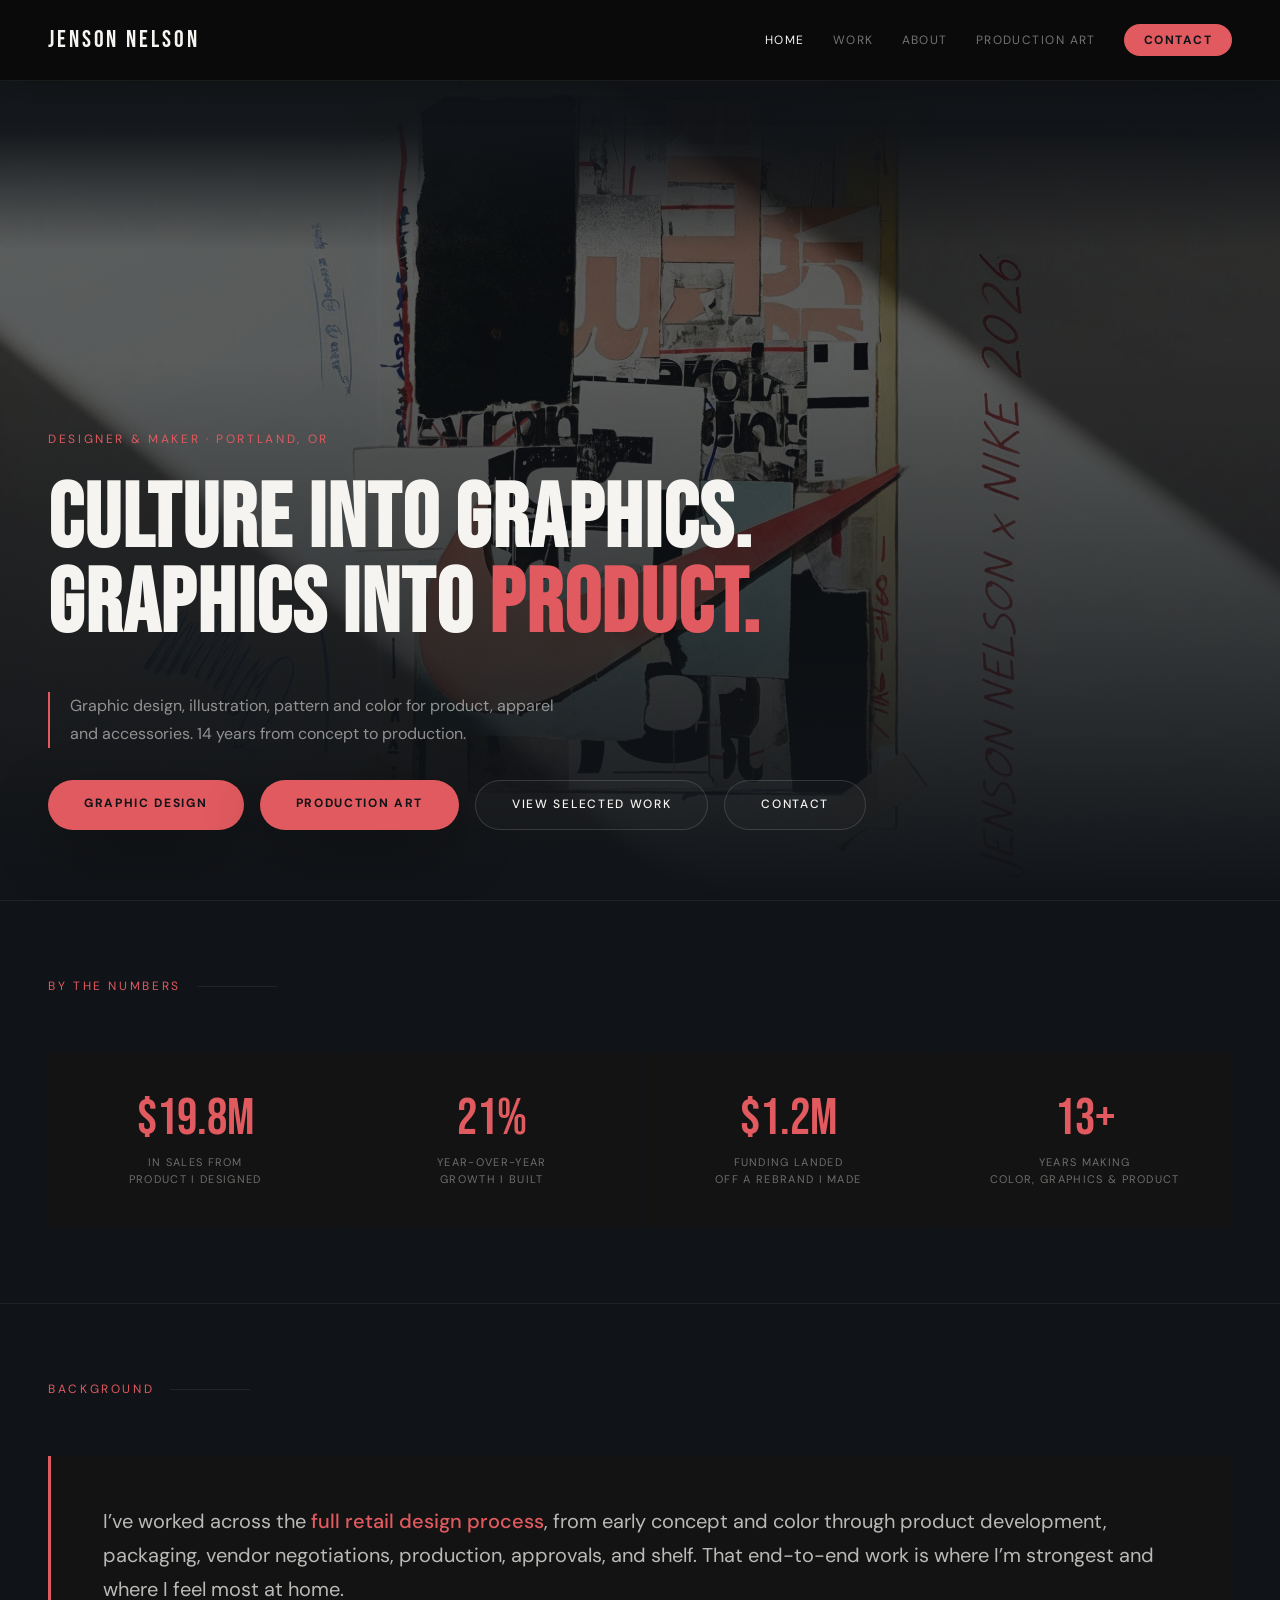
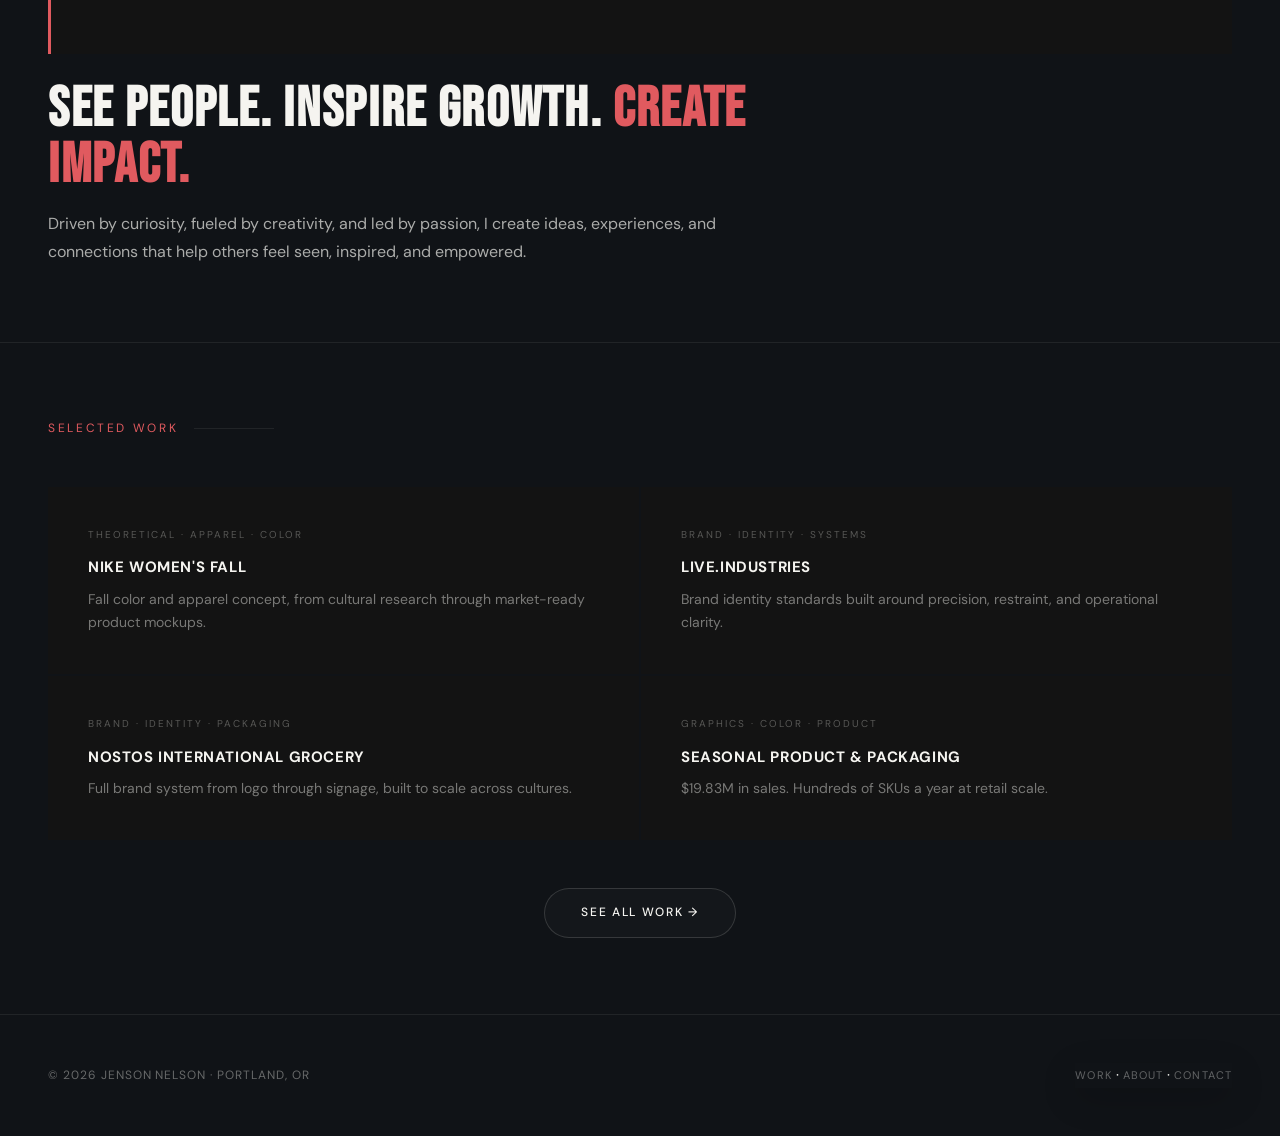
<file: index.html>
<!DOCTYPE html>
<html lang="en">
<head>
<meta charset="UTF-8">
<meta name="viewport" content="width=device-width, initial-scale=1.0">
<title>Jenson Nelson — Designer · Color · Graphics · Product</title>
<meta name="description" content="Designer and maker with 14 years building product, color systems, packaging, and apparel graphics, from sketchbook to retail shelf.">
<link rel="preconnect" href="https://fonts.googleapis.com">
<link rel="preconnect" href="https://fonts.gstatic.com" crossorigin>
<link href="https://fonts.googleapis.com/css2?family=Bebas+Neue&family=DM+Sans:ital,wght@0,300;0,400;0,500;0,700;1,300;1,400&display=swap" rel="stylesheet">
<link rel="stylesheet" href="style.css">
<link rel="icon" type="image/png" sizes="32x32" href="favicon-32.png">
<link rel="icon" type="image/png" sizes="16x16" href="favicon-16.png">
<link rel="apple-touch-icon" sizes="180x180" href="apple-touch-icon.png">
<style>
  /* === HOME-SPECIFIC === */
  .hero {
    min-height: 100vh;
    display: flex;
    flex-direction: column;
    justify-content: flex-end;
    padding: 0 48px 70px;
    position: relative;
    overflow: hidden;
  }
  .hero::before {
    content: '';
    position: absolute;
    inset: 0;
    background: url('hero-bg.jpg') center/cover no-repeat;
    opacity: 0.32;
    pointer-events: none;
  }
  .hero::after {
    content: '';
    position: absolute;
    inset: 0;
    background:
      linear-gradient(to bottom, rgba(16,19,23,0.98) 0, rgba(16,19,23,0.92) 132px, transparent 250px),
      linear-gradient(to top, var(--black) 0%, transparent 60%);
    pointer-events: none;
  }
  .hero-content { position: relative; z-index: 2; }
  .hero-eyebrow {
    font-size: 12px;
    letter-spacing: 0.22em;
    text-transform: uppercase;
    color: var(--orange);
    margin-bottom: 28px;
  }
  .hero-title {
    font-family: var(--serif);
    font-size: clamp(46px, 7vw, 96px);
    line-height: 0.95;
    letter-spacing: 0.02em;
    max-width: 860px;
    margin-bottom: 44px;
  }
  .hero-title span { color: var(--orange); }
  .hero-sub {
    font-size: 16px;
    color: rgba(245,244,240,0.55);
    max-width: 520px;
    line-height: 1.75;
    border-left: 2px solid var(--orange);
    padding-left: 20px;
    margin: 0;
  }
  .hero-actions {
    display: flex;
    flex-wrap: wrap;
    gap: 16px;
    margin-top: 32px;
  }
  .scroll-cue {
    display: none;
  }

  /* Stats */
  .stats {
    display: grid;
    grid-template-columns: repeat(4, 1fr);
    gap: 2px;
    margin-top: 56px;
  }
  .stat {
    background: var(--mid);
    padding: 40px 32px;
    text-align: center;
    position: relative;
    overflow: hidden;
  }
  .stat::after {
    content: '';
    position: absolute;
    bottom: 0; left: 0; right: 0;
    height: 2px;
    background: var(--orange);
    transform: scaleX(0);
    transition: transform 0.4s ease;
  }
  .stat:hover::after { transform: scaleX(1); }
  .stat-num {
    font-family: var(--serif);
    font-size: clamp(34px, 4vw, 52px);
    color: var(--orange);
    line-height: 1;
    margin-bottom: 10px;
  }
  .stat-label {
    font-size: 11px;
    letter-spacing: 0.12em;
    text-transform: uppercase;
    color: rgba(245,244,240,0.4);
    line-height: 1.5;
  }

  /* Philosophy bar */
  .philosophy {
    background: var(--mid);
    border-left: 3px solid var(--orange);
    padding: 48px 52px;
    margin-top: 56px;
    font-size: 20px;
    line-height: 1.7;
    color: rgba(245,244,240,0.74);
  }
  .philosophy em {
    color: var(--orange);
    font-style: normal;
    font-weight: 500;
  }
  .impact-line {
    margin-top: 28px;
    max-width: 820px;
  }
  .impact-line h3 {
    font-family: var(--serif);
    font-size: clamp(32px, 4.5vw, 56px);
    line-height: 1;
    letter-spacing: 0.03em;
    color: var(--white);
    margin-bottom: 16px;
  }
  .impact-line h3 span { color: var(--orange); }

  .impact-line p {
    font-size: 16px;
    line-height: 1.75;
    color: rgba(245,244,240,0.68);
    max-width: 680px;
    margin: 0;
  }

  /* Work preview cards */
  .preview-grid {
    display: grid;
    grid-template-columns: 1fr 1fr;
    gap: 2px;
    margin-top: 48px;
  }
  .preview-card {
    background: var(--mid);
    padding: 40px;
    text-decoration: none;
    color: inherit;
    position: relative;
    overflow: hidden;
  }
  .preview-card::before {
    content: '';
    position: absolute;
    top: 0; left: 0;
    width: 3px;
    height: 0;
    background: var(--orange);
    transition: height 0.4s ease;
  }
  .preview-card:hover::before { height: 100%; }
  .preview-card:hover { opacity: 1; }
  .preview-card .eyebrow {
    font-size: 10px;
    letter-spacing: 0.2em;
    text-transform: uppercase;
    color: rgba(245,244,240,0.3);
    margin-bottom: 12px;
  }
  .preview-card h4 {
    font-size: 15px;
    text-transform: uppercase;
    letter-spacing: 0.04em;
    color: var(--white);
    margin-bottom: 8px;
  }
  .preview-card p {
    font-size: 14px;
    color: rgba(245,244,240,0.45);
    max-width: 100%;
    margin: 0;
    line-height: 1.65;
  }

  .home-cta {
    text-align: center;
    margin-top: 48px;
  }

  @media (max-width: 900px) {
    .stats { grid-template-columns: 1fr 1fr; }
    .preview-grid { grid-template-columns: 1fr; }
  }
  @media (max-width: 600px) {
    .hero { padding: 0 24px 42px; }
    .hero-actions { gap: 12px; }
    .stats { grid-template-columns: 1fr; }
    .stat { padding: 28px 24px; }
    .philosophy { padding: 32px 24px; font-size: 17px; }
  }
</style>
<style>
  .section-label {
    font-size: 12px;
    letter-spacing: 0.22em;
  }
</style>
</head>
<body>

<nav>
  <a href="index.html" class="nav-name">JENSON NELSON</a>
  <ul class="nav-links">
    <li><a href="index.html" class="active">Home</a></li>
    <li><a href="work.html">Work</a></li>
    <li><a href="about.html">About</a></li>
    <li><a href="nike-production-art.html">Production Art</a></li>
    <li><a href="contact.html" class="nav-cta">Contact</a></li>
  </ul>
</nav>

<!-- HERO -->
<div class="hero">
  <div class="hero-content">
    <div class="hero-eyebrow anim-1">Designer & Maker · Portland, OR</div>
    <h1 class="hero-title anim-2">CULTURE INTO GRAPHICS.<br>GRAPHICS INTO <span>PRODUCT.</span></h1>
    <p class="hero-sub anim-3">Graphic design, illustration, pattern and color for product, apparel and accessories. 14 years from concept to production.</p>
    <div class="hero-actions anim-4">
      <a href="graphic-design.html" class="btn-primary">Graphic Design</a>
      <a href="nike-production-art.html" class="btn-primary">Production Art</a>
      <a href="work.html" class="btn-secondary">View Selected Work</a>
      <a href="contact.html" class="btn-secondary">Contact</a>
    </div>
  </div>
</div>

<!-- STATS -->
<section id="impact">
  <div class="section-label">By the Numbers</div>
  <div class="stats reveal">
    <div class="stat">
      <div class="stat-num">$19.8M</div>
      <div class="stat-label">In Sales from<br>Product I Designed</div>
    </div>
    <div class="stat">
      <div class="stat-num">21%</div>
      <div class="stat-label">Year-over-Year<br>Growth I Built</div>
    </div>
    <div class="stat">
      <div class="stat-num">$1.2M</div>
      <div class="stat-label">Funding Landed<br>off a Rebrand I Made</div>
    </div>
    <div class="stat">
      <div class="stat-num">13+</div>
      <div class="stat-label">Years Making<br>Color, Graphics & Product</div>
    </div>
  </div>
</section>

<section>
  <div class="section-label">Background</div>
  <div class="philosophy reveal">I’ve worked across the <em>full retail design process</em>, from early concept and color through product development, packaging, vendor negotiations, production, approvals, and shelf. That end-to-end work is where I’m strongest and where I feel most at home.</div>
  <div class="impact-line reveal">
    <h3>SEE PEOPLE. INSPIRE GROWTH. <span>CREATE IMPACT.</span></h3>
    <p>Driven by curiosity, fueled by creativity, and led by passion, I create ideas, experiences, and connections that help others feel seen, inspired, and empowered.</p>
  </div>
</section>

<!-- WORK PREVIEW -->
<section>
  <div class="section-label">Selected Work</div>
  <div class="preview-grid reveal">
    <a href="work.html#nike-womens" class="preview-card">
      <div class="eyebrow">Theoretical · Apparel · Color</div>
      <h4>Nike Women's Fall</h4>
      <p>Fall color and apparel concept, from cultural research through market-ready product mockups.</p>
    </a>
    <a href="live-industries.html" class="preview-card">
      <div class="eyebrow">Brand · Identity · Systems</div>
      <h4>Live.Industries</h4>
      <p>Brand identity standards built around precision, restraint, and operational clarity.</p>
    </a>
    <a href="work.html#nostos" class="preview-card">
      <div class="eyebrow">Brand · Identity · Packaging</div>
      <h4>Nostos International Grocery</h4>
      <p>Full brand system from logo through signage, built to scale across cultures.</p>
    </a>
    <a href="work.html#seasonal" class="preview-card">
      <div class="eyebrow">Graphics · Color · Product</div>
      <h4>Seasonal Product & Packaging</h4>
      <p>$19.83M in sales. Hundreds of SKUs a year at retail scale.</p>
    </a>
  </div>

  <div class="home-cta reveal" style="margin-top: 48px;">
    <a href="work.html" class="btn-secondary">See All Work →</a>
  </div>
</section>

<footer>
  <p>&copy; 2026 JENSON NELSON · PORTLAND, OR</p>
  <nav>
    <a href="work.html">Work</a> &nbsp;&middot;&nbsp;
    <a href="about.html">About</a> &nbsp;&middot;&nbsp;
    <a href="contact.html">Contact</a>
  </nav>
</footer>

<script>
  const reveals = document.querySelectorAll('.reveal');
  const observer = new IntersectionObserver((entries) => {
    entries.forEach(entry => {
      if (entry.isIntersecting) {
        entry.target.classList.add('visible');
        observer.unobserve(entry.target);
      }
    });
  }, { threshold: 0.12 });
  reveals.forEach(el => observer.observe(el));
</script>
</body>
</html>
</file>
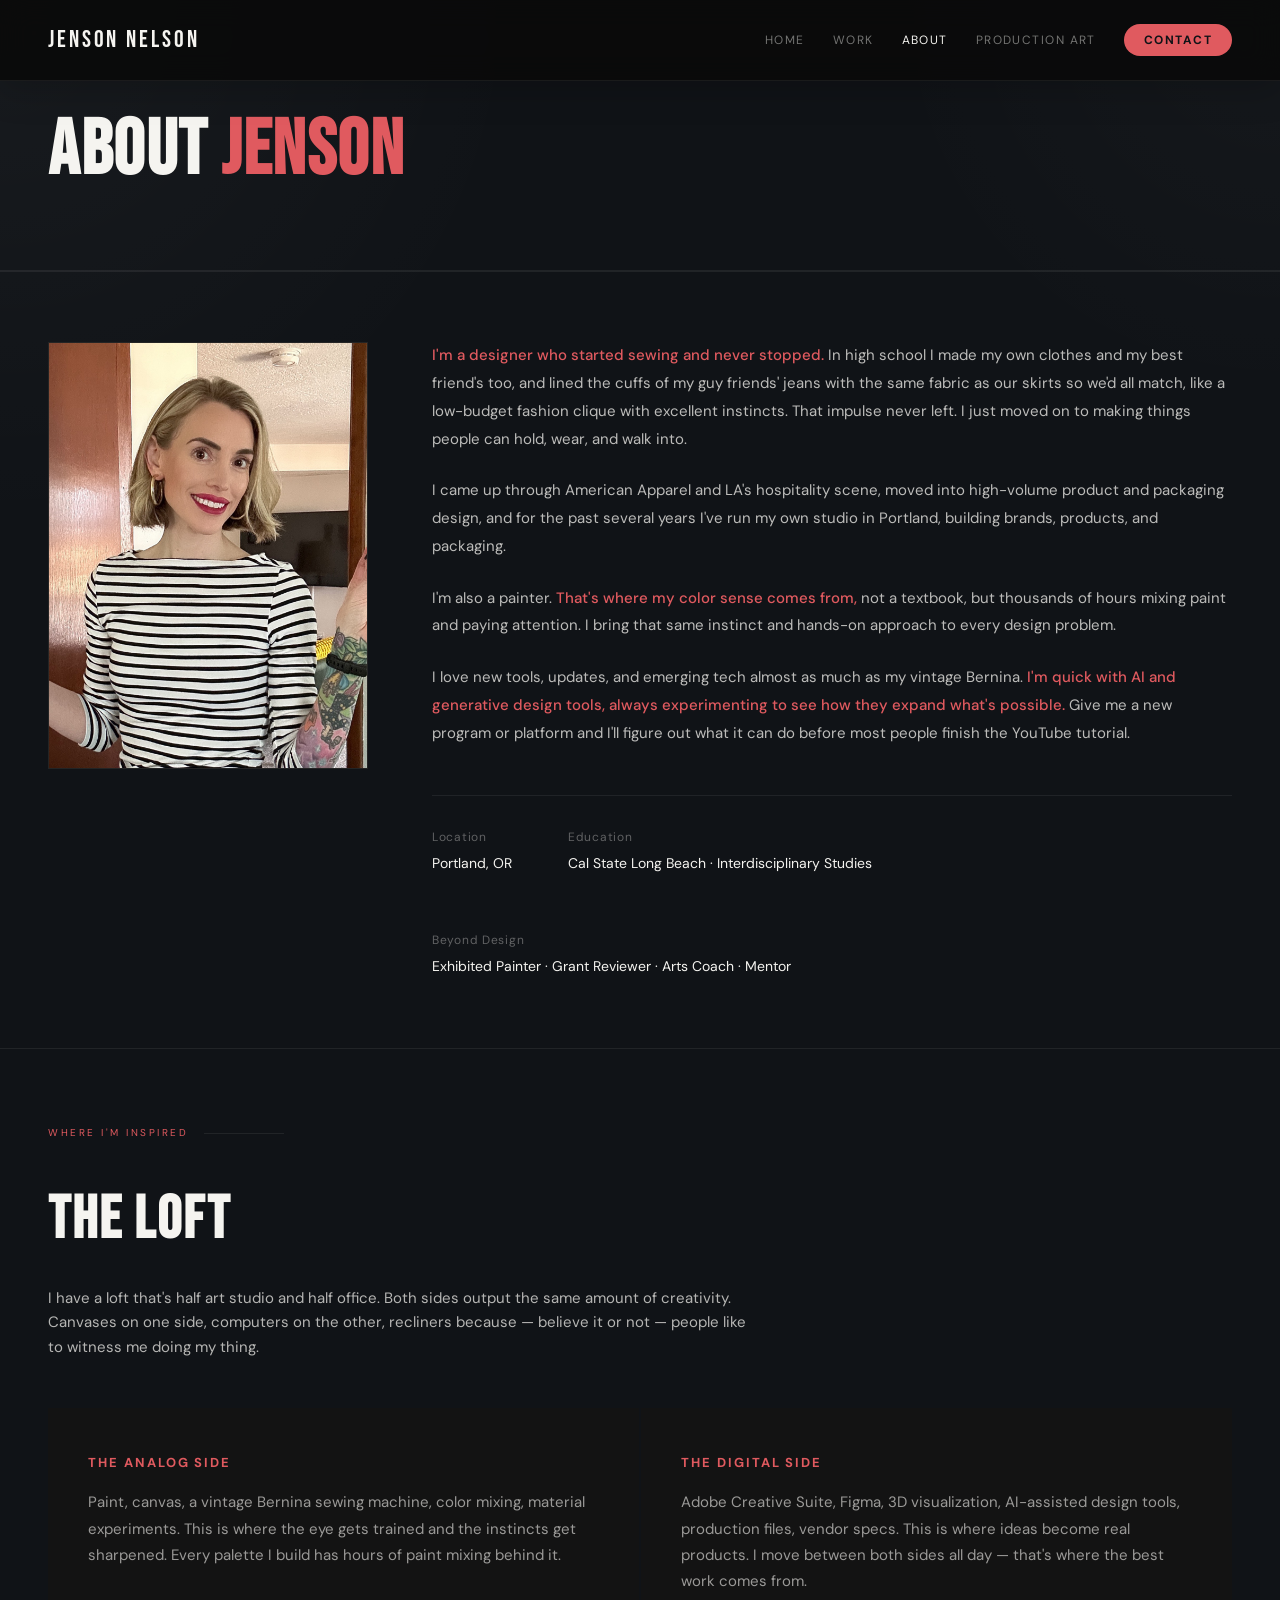
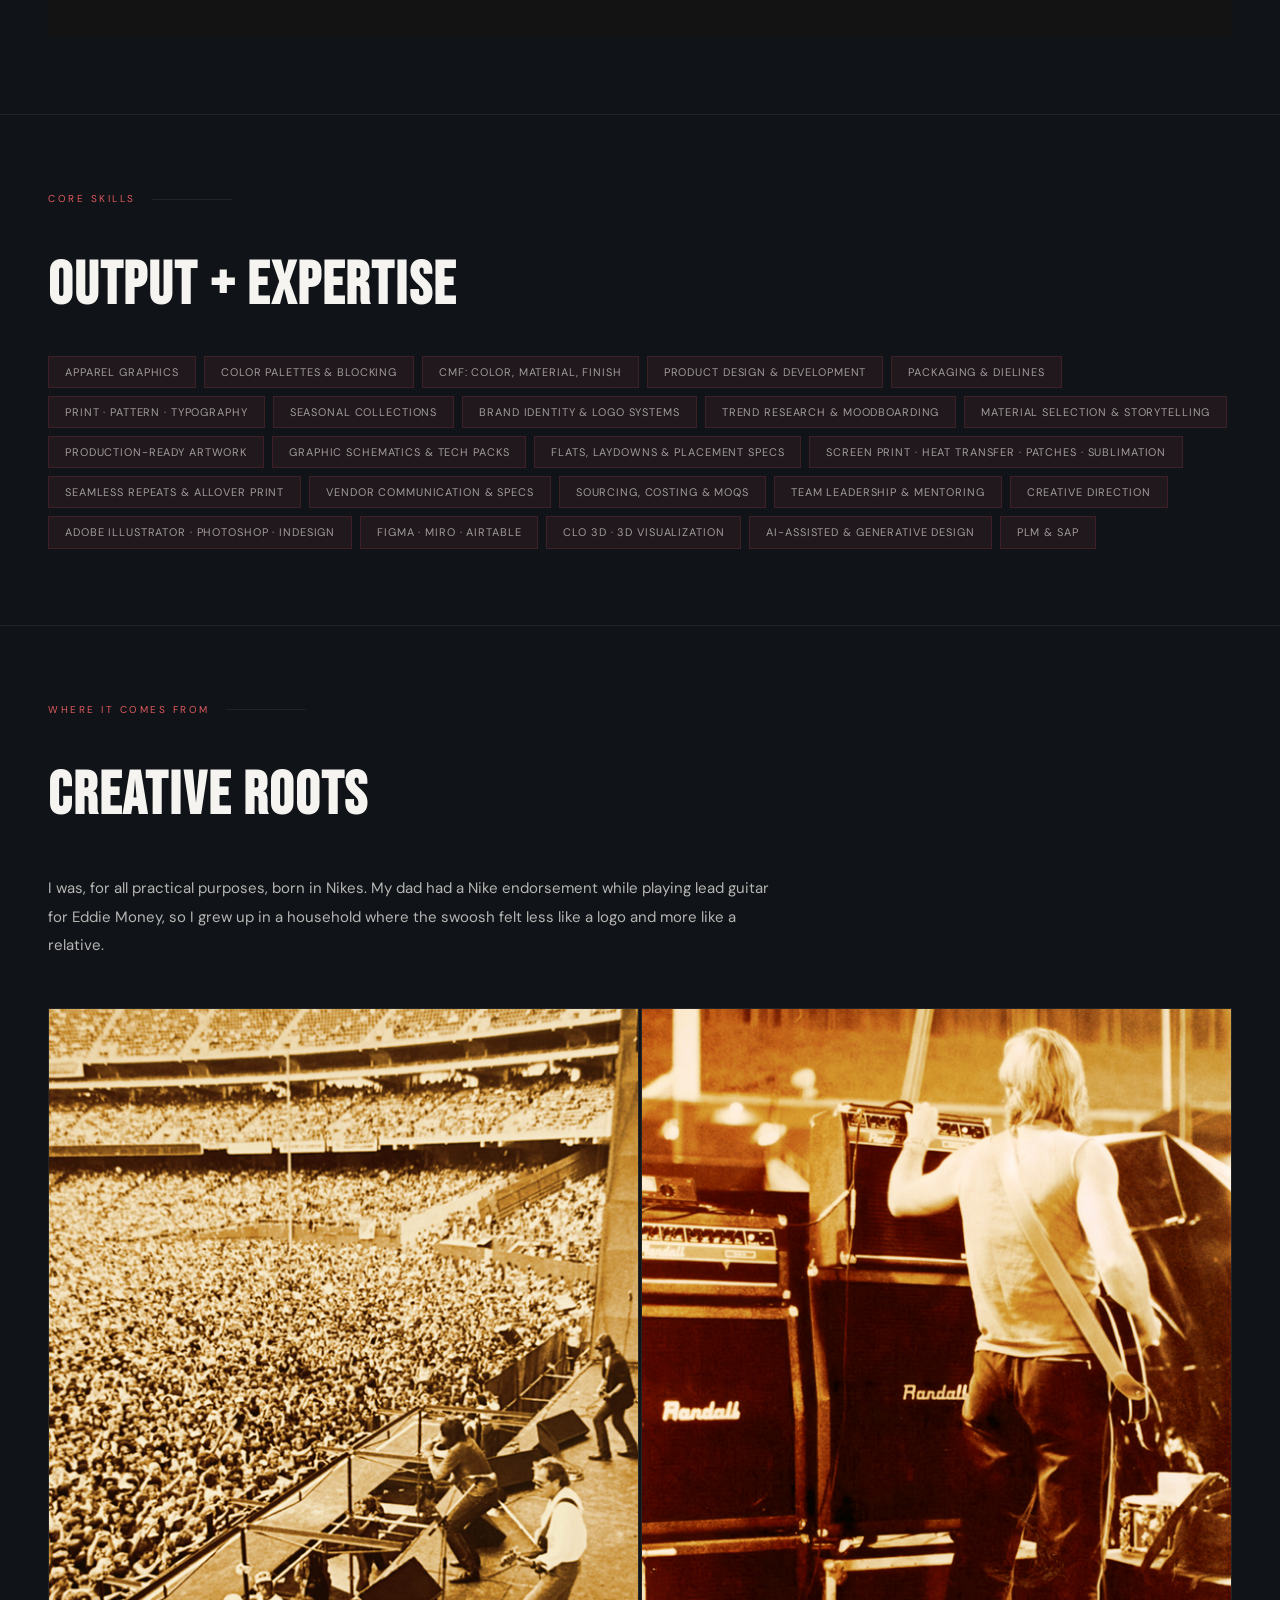
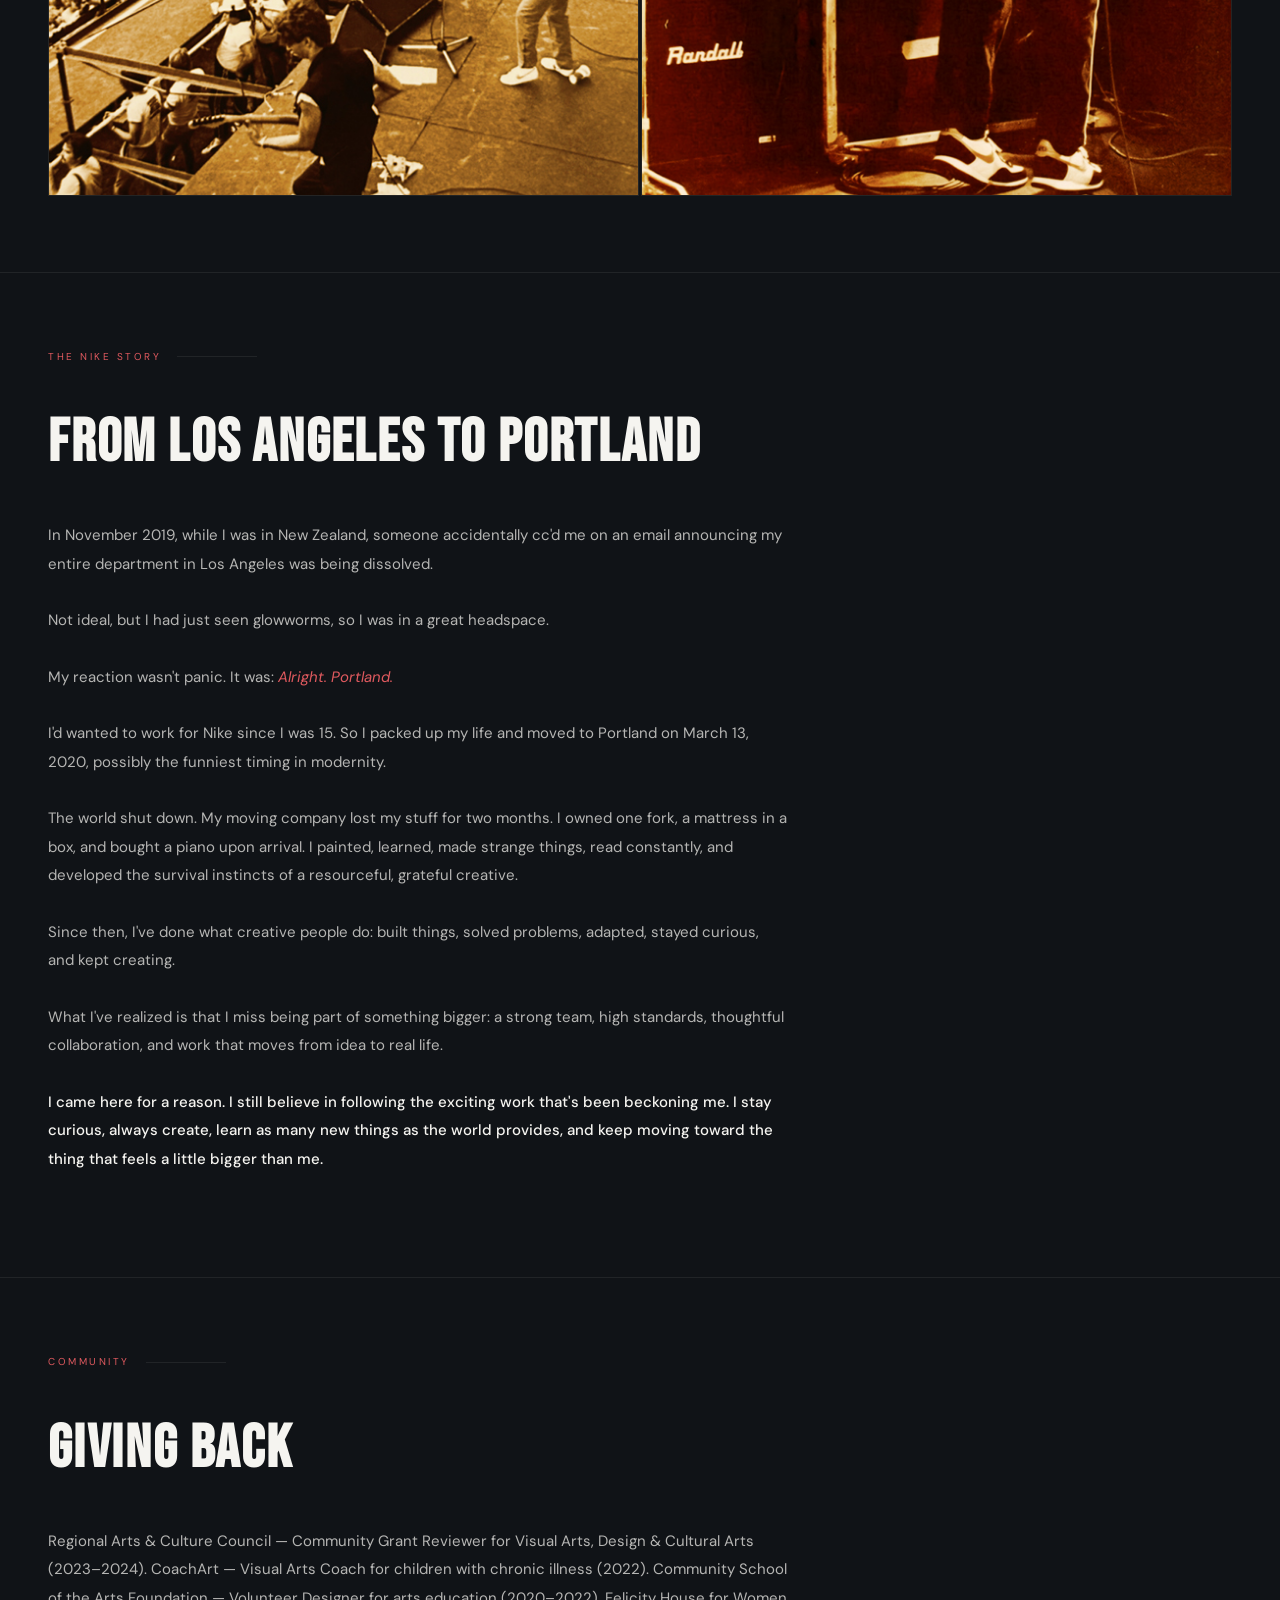
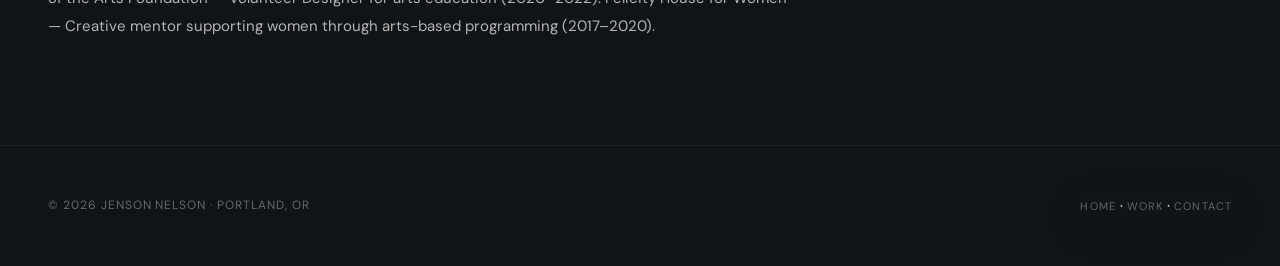
<file: about.html>
<!DOCTYPE html>
<html lang="en">
<head>
<meta charset="UTF-8">
<meta name="viewport" content="width=device-width, initial-scale=1.0">
<title>About — Jenson Nelson</title>
<link rel="preconnect" href="https://fonts.googleapis.com">
<link rel="preconnect" href="https://fonts.gstatic.com" crossorigin>
<link href="https://fonts.googleapis.com/css2?family=Bebas+Neue&family=DM+Sans:ital,wght@0,300;0,400;0,500;0,700;1,300;1,400&display=swap" rel="stylesheet">
<link rel="stylesheet" href="style.css">
<link rel="icon" type="image/png" sizes="32x32" href="favicon-32.png">
<link rel="icon" type="image/png" sizes="16x16" href="favicon-16.png">
<link rel="apple-touch-icon" sizes="180x180" href="apple-touch-icon.png">
<style>
  .page-header {
    padding: 112px 48px 56px;
    border-bottom: 1px solid var(--rule);
  }
  .page-header h1 {
    font-family: var(--serif);
    font-size: clamp(34px, 6vw, 80px);
    line-height: 1.02;
    letter-spacing: 0.02em;
    margin-bottom: 24px;
  }
  .page-header h1 span { color: var(--orange); }

  /* About intro grid */
  .about-intro {
    display: grid;
    grid-template-columns: 320px 1fr;
    gap: 64px;
    padding: 70px 48px;
    border-top: 1px solid var(--rule);
    align-items: start;
  }
  .about-photo {
    width: 100%;
    aspect-ratio: 3 / 4;
    background: var(--mid);
    border: 1px solid var(--rule);
    overflow: hidden;
  }
  .about-photo img { width: 100%; height: 100%; object-fit: cover; display: block; }
  .about-text p {
    font-size: 15px;
    line-height: 1.85;
    color: rgba(245,244,240,0.75);
    max-width: 100%;
    margin-bottom: 24px;
  }
  .about-text p:last-child { margin-bottom: 0; }
  .about-text strong { color: var(--white); }
  .about-text em { color: var(--orange); font-style: normal; font-weight: 500; }

  /* Philosophy blocks */
  .belief {
    background: var(--mid);
    border-left: 3px solid var(--orange);
    padding: 48px 52px;
    margin-bottom: 2px;
  }
  .belief h3 {
    font-family: var(--serif);
    font-size: 28px;
    letter-spacing: 0.04em;
    margin-bottom: 16px;
    color: var(--white);
  }
  .belief p {
    font-size: 16px;
    line-height: 1.8;
    color: rgba(245,244,240,0.65);
    max-width: 100%;
    margin: 0;
  }
  .belief em { color: var(--orange); font-style: normal; font-weight: 500; }

  /* The studio section */
  .studio-grid {
    display: grid;
    grid-template-columns: 1fr 1fr;
    gap: 2px;
    margin-top: 48px;
  }
  .studio-card {
    background: var(--mid);
    padding: 44px 40px;
  }
  .studio-card h4 {
    font-size: 13px;
    letter-spacing: 0.15em;
    text-transform: uppercase;
    color: var(--orange);
    margin-bottom: 16px;
  }
  .studio-card p {
    font-size: 15px;
    line-height: 1.75;
    color: rgba(245,244,240,0.6);
    max-width: 100%;
    margin: 0;
  }

  /* Story section */
  .story-block {
    max-width: 740px;
    margin-top: 48px;
  }
  .story-block p {
    font-size: 15px;
    line-height: 1.9;
    color: rgba(245,244,240,0.72);
    margin-bottom: 28px;
    max-width: 100%;
  }
  .story-block p em { color: var(--orange); font-style: italic; font-weight: 400; }
  .story-block .quote {
    font-size: 15px;
    line-height: 1.75;
    color: rgba(245,244,240,0.5);
    border-left: 2px solid rgba(224,90,95,0.3);
    padding-left: 24px;
    margin: 32px 0;
    font-style: italic;
  }

  /* Dad / Eddie Money section */
  .eddie-grid {
    display: grid;
    grid-template-columns: 1fr 1fr;
    gap: 2px;
    margin-top: 48px;
  }
  .eddie-img {
    aspect-ratio: 3 / 4;
    background: var(--mid);
    overflow: hidden;
    border: 1px solid var(--rule);
    display: flex;
    align-items: center;
    justify-content: center;
    color: rgba(245,244,240,0.12);
    font-size: 10px;
    letter-spacing: 0.15em;
    text-transform: uppercase;
  }
  .eddie-img img { width: 100%; height: 100%; object-fit: cover; display: block; }

  /* Detail bar */
  .detail-bar {
    display: flex;
    gap: 56px;
    margin-top: 48px;
    padding-top: 32px;
    border-top: 1px solid var(--rule);
    flex-wrap: wrap;
  }
  .detail-item {
    font-size: 12px;
    color: rgba(245,244,240,0.35);
    letter-spacing: 0.06em;
  }
  .detail-item span {
    display: block;
    color: var(--white);
    font-size: 14px;
    margin-top: 4px;
    letter-spacing: 0;
  }

  /* Expertise tags */
  .tag-grid {
    display: flex;
    flex-wrap: wrap;
    gap: 8px;
    margin-top: 40px;
  }
  .tag {
    background: rgba(224,90,95,0.08);
    border: 1px solid rgba(224,90,95,0.15);
    padding: 6px 16px;
    font-size: 11px;
    letter-spacing: 0.08em;
    color: rgba(245,244,240,0.6);
    text-transform: uppercase;
  }

  @media (max-width: 900px) {
    .about-intro { grid-template-columns: 1fr; gap: 40px; }
    .about-photo { max-width: 300px; }
    .eddie-grid { grid-template-columns: 1fr; }
    .studio-grid { grid-template-columns: 1fr; }
  }
  @media (max-width: 600px) {
    .page-header { padding: 136px 24px 42px; }
    .about-intro { padding: 45px 24px; }
    section { padding: 72px 24px; }
    .belief { padding: 32px 24px; }
    .detail-bar { flex-direction: column; gap: 24px; }
  }
</style>
</head>
<body>

<nav>
  <a href="index.html" class="nav-name">JENSON NELSON</a>
  <ul class="nav-links">
    <li><a href="index.html">Home</a></li>
    <li><a href="work.html">Work</a></li>
    <li><a href="about.html" class="active">About</a></li>
    <li><a href="nike-production-art.html">Production Art</a></li>
    <li><a href="contact.html" class="nav-cta">Contact</a></li>
  </ul>
</nav>

<div class="page-header">
  <h1 class="anim-1">ABOUT <span>JENSON</span></h1>
</div>

<!-- INTRO -->
<div class="about-intro">
  <!-- ✏️ PHOTO: Save your headshot as "jenson-photo.jpg" -->
  <div class="about-photo anim-2">
    <img src="jenson-photo.jpg" alt="Jenson Nelson">
  </div>

  <div class="about-text anim-3">
    <p><em>I'm a designer who started sewing and never stopped.</em> In high school I made my own clothes and my best friend's too, and lined the cuffs of my guy friends' jeans with the same fabric as our skirts so we'd all match, like a low-budget fashion clique with excellent instincts. That impulse never left. I just moved on to making things people can hold, wear, and walk into.</p>

    <p>I came up through American Apparel and LA's hospitality scene, moved into high-volume product and packaging design, and for the past several years I've run my own studio in Portland, building brands, products, and packaging.</p>

    <p>I'm also a painter. <em>That's where my color sense comes from,</em> not a textbook, but thousands of hours mixing paint and paying attention. I bring that same instinct and hands-on approach to every design problem.</p>

    <p>I love new tools, updates, and emerging tech almost as much as my vintage Bernina. <em>I'm quick with AI and generative design tools, always experimenting to see how they expand what's possible.</em> Give me a new program or platform and I'll figure out what it can do before most people finish the YouTube tutorial.</p>

    <div class="detail-bar">
      <div class="detail-item">Location<span>Portland, OR</span></div>
      <div class="detail-item">Education<span>Cal State Long Beach · Interdisciplinary Studies</span></div>
      <div class="detail-item">Beyond Design<span>Exhibited Painter · Grant Reviewer · Arts Coach · Mentor</span></div>
    </div>
  </div>
</div>

<!-- THE STUDIO -->
<section>
  <div class="section-label">Where I'm Inspired</div>
  <h2 class="reveal">THE LOFT</h2>
  <p class="reveal">I have a loft that's half art studio and half office. Both sides output the same amount of creativity. Canvases on one side, computers on the other, recliners because — believe it or not — people like to witness me doing my thing.</p>

  <div class="studio-grid reveal">
    <div class="studio-card">
      <h4>The Analog Side</h4>
      <p>Paint, canvas, a vintage Bernina sewing machine, color mixing, material experiments. This is where the eye gets trained and the instincts get sharpened. Every palette I build has hours of paint mixing behind it.</p>
    </div>
    <div class="studio-card">
      <h4>The Digital Side</h4>
      <p>Adobe Creative Suite, Figma, 3D visualization, AI-assisted design tools, production files, vendor specs. This is where ideas become real products. I move between both sides all day — that's where the best work comes from.</p>
    </div>
  </div>
</section>

<!-- EXPERTISE -->
<section>
  <div class="section-label">Core Skills</div>
  <h2 class="reveal">OUTPUT + EXPERTISE</h2>

  <div class="tag-grid reveal">
    <span class="tag">Apparel Graphics</span>
    <span class="tag">Color Palettes & Blocking</span>
    <span class="tag">CMF: Color, Material, Finish</span>
    <span class="tag">Product Design & Development</span>
    <span class="tag">Packaging & Dielines</span>
    <span class="tag">Print · Pattern · Typography</span>
    <span class="tag">Seasonal Collections</span>
    <span class="tag">Brand Identity & Logo Systems</span>
    <span class="tag">Trend Research & Moodboarding</span>
    <span class="tag">Material Selection & Storytelling</span>
    <span class="tag">Production-Ready Artwork</span>
      <span class="tag">Graphic Schematics &amp; Tech Packs</span>
      <span class="tag">Flats, Laydowns &amp; Placement Specs</span>
      <span class="tag">Screen Print · Heat Transfer · Patches · Sublimation</span>
      <span class="tag">Seamless Repeats &amp; Allover Print</span>
    <span class="tag">Vendor Communication & Specs</span>
      <span class="tag">Sourcing, Costing &amp; MOQs</span>
    <span class="tag">Team Leadership & Mentoring</span>
    <span class="tag">Creative Direction</span>
    <span class="tag">Adobe Illustrator · Photoshop · InDesign</span>
    <span class="tag">Figma · Miro · Airtable</span>
    <span class="tag">CLO 3D · 3D Visualization</span>
    <span class="tag">AI-Assisted &amp; Generative Design</span>
    <span class="tag">PLM & SAP</span>
  </div>
</section>

<!-- EDDIE MONEY / DAD -->
<section>
  <div class="section-label">Where It Comes From</div>
  <h2 class="reveal">CREATIVE ROOTS</h2>
  <div class="story-block reveal">
    <p>I was, for all practical purposes, born in Nikes. My dad had a Nike endorsement while playing lead guitar for Eddie Money, so I grew up in a household where the swoosh felt less like a logo and more like a relative.</p>
  </div>

  <div class="eddie-grid reveal">
    <div class="eddie-img"><img src="about-eddie-1.jpg" alt="Dad on stage with Eddie Money" onerror="this.style.display='none'; this.parentElement.innerHTML='Dad · On Stage';"></div>
    <div class="eddie-img"><img src="about-eddie-2.jpg" alt="Dad playing guitar — Eddie Money tour" onerror="this.style.display='none'; this.parentElement.innerHTML='Dad · Guitar · Tour';"></div>
  </div>
</section>

<!-- HOW I GOT TO PORTLAND -->
<section>
  <div class="section-label">The Nike Story</div>
  <h2 class="reveal">FROM LOS ANGELES TO PORTLAND</h2>

  <div class="story-block reveal">
    <p>In November 2019, while I was in New Zealand, someone accidentally cc'd me on an email announcing my entire department in Los Angeles was being dissolved.</p>

    <p>Not ideal, but I had just seen glowworms, so I was in a great headspace.</p>

    <p>My reaction wasn't panic. It was: <em>Alright. Portland.</em></p>

    <p>I'd wanted to work for Nike since I was 15. So I packed up my life and moved to Portland on March 13, 2020, possibly the funniest timing in modernity.</p>

    <p>The world shut down. My moving company lost my stuff for two months. I owned one fork, a mattress in a box, and bought a piano upon arrival. I painted, learned, made strange things, read constantly, and developed the survival instincts of a resourceful, grateful creative.</p>

    <p>Since then, I've done what creative people do: built things, solved problems, adapted, stayed curious, and kept creating.</p>

    <p>What I've realized is that I miss being part of something bigger: a strong team, high standards, thoughtful collaboration, and work that moves from idea to real life.</p>

    <p><strong>I came here for a reason. I still believe in following the exciting work that's been beckoning me. I stay curious, always create, learn as many new things as the world provides, and keep moving toward the thing that feels a little bigger than me.</strong></p>
  </div>
</section>

<!-- VOLUNTEER / COMMUNITY -->
<section>
  <div class="section-label">Community</div>
  <h2 class="reveal">GIVING BACK</h2>
  <div class="story-block reveal">
    <p>Regional Arts & Culture Council — Community Grant Reviewer for Visual Arts, Design & Cultural Arts (2023–2024). CoachArt — Visual Arts Coach for children with chronic illness (2022). Community School of the Arts Foundation — Volunteer Designer for arts education (2020–2022). Felicity House for Women — Creative mentor supporting women through arts-based programming (2017–2020).</p>
  </div>
</section>

<footer>
  <p>&copy; 2026 JENSON NELSON · PORTLAND, OR</p>
  <nav>
    <a href="index.html">Home</a> &nbsp;&middot;&nbsp;
    <a href="work.html">Work</a> &nbsp;&middot;&nbsp;
    <a href="contact.html">Contact</a>
  </nav>
</footer>

<script>
  const reveals = document.querySelectorAll('.reveal');
  const observer = new IntersectionObserver((entries) => {
    entries.forEach(entry => {
      if (entry.isIntersecting) {
        entry.target.classList.add('visible');
        observer.unobserve(entry.target);
      }
    });
  }, { threshold: 0.08 });
  reveals.forEach(el => observer.observe(el));
</script>
</body>
</html>
</file>
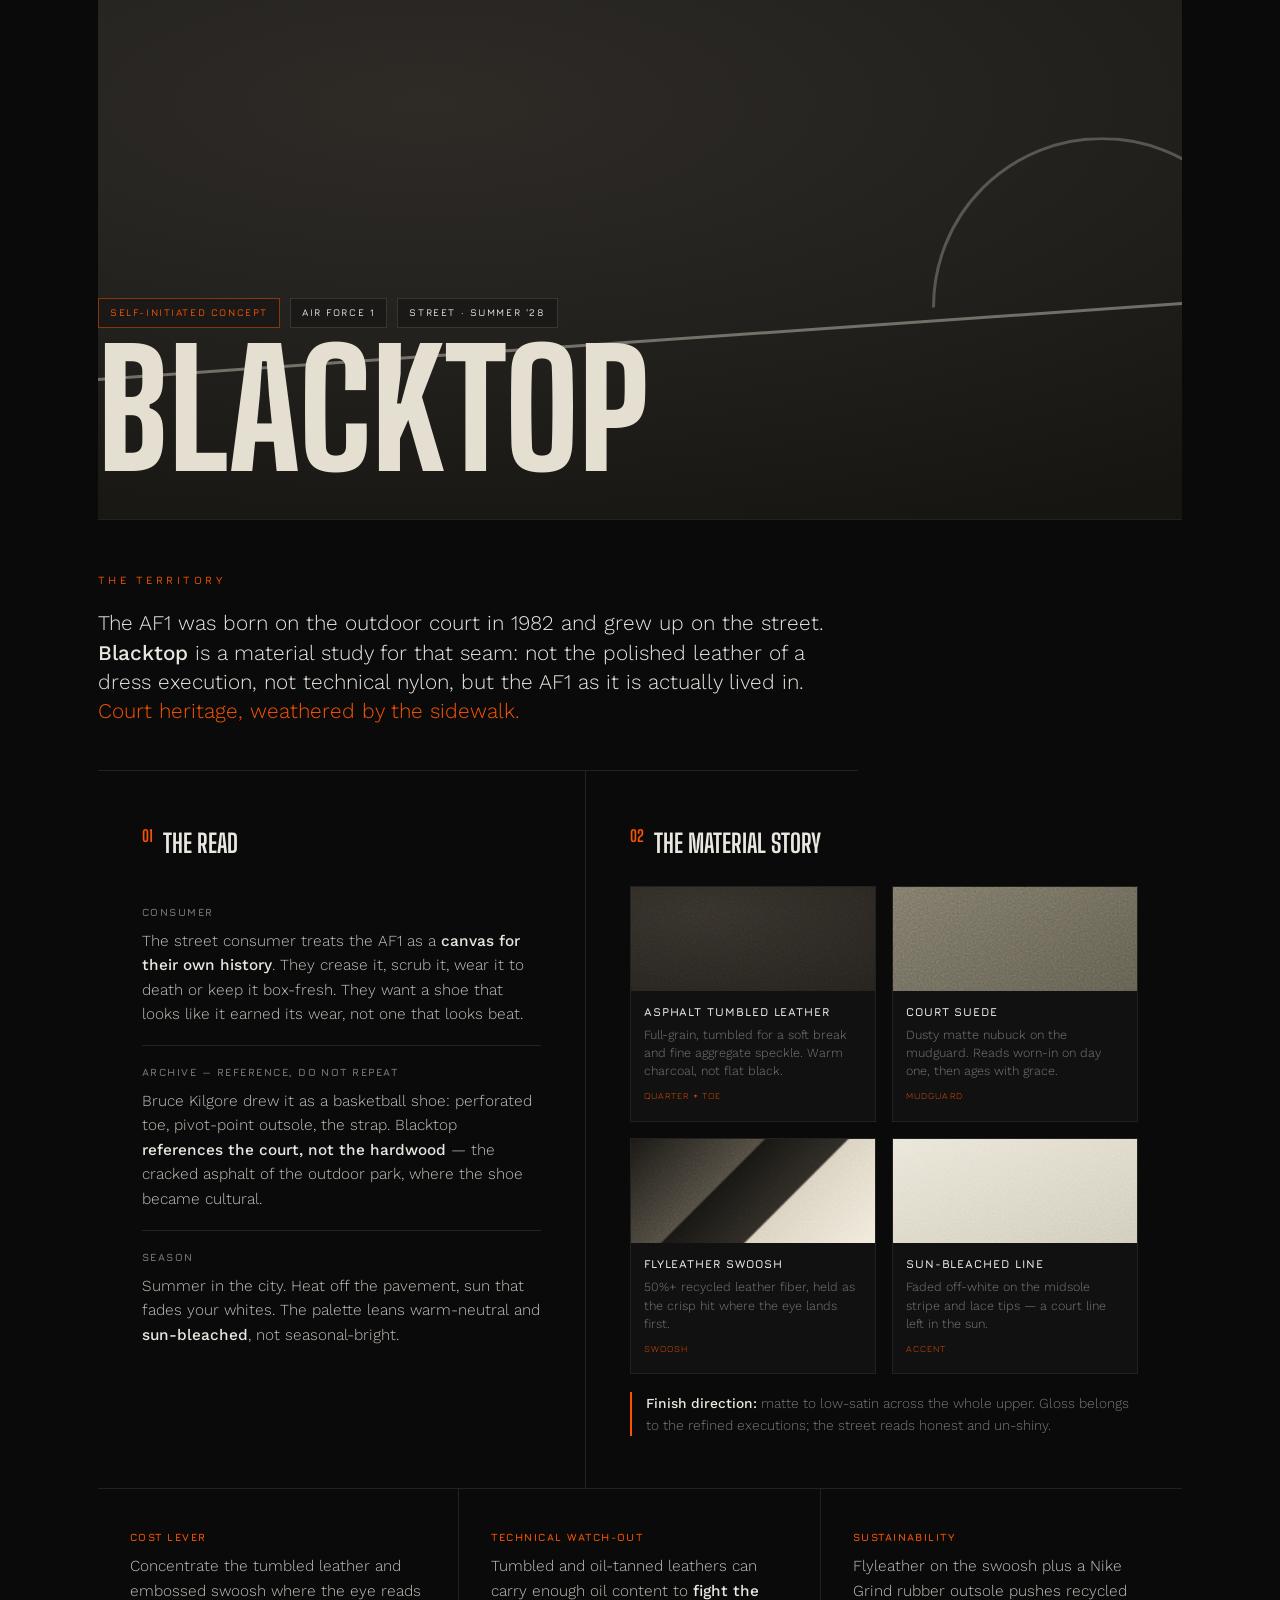
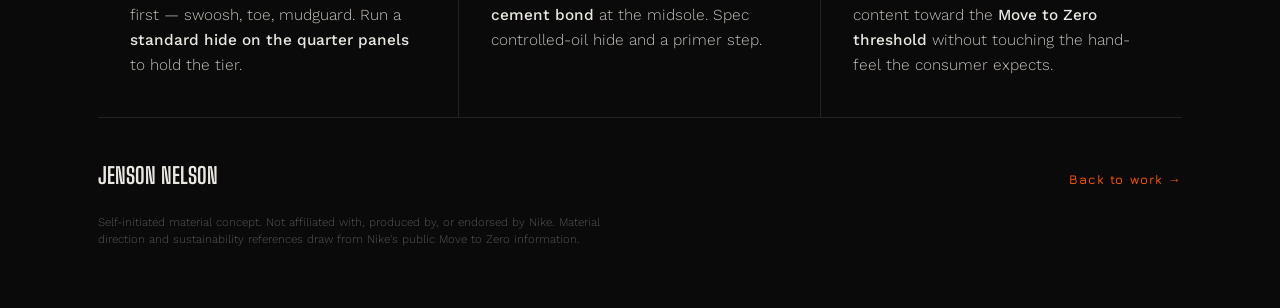
<file: af1-blacktop-concept.html>
<!DOCTYPE html>
<html lang="en">
<head>
<meta charset="UTF-8">
<meta name="viewport" content="width=device-width, initial-scale=1.0">
<title>Blacktop — Air Force 1 Material Concept</title>
<link rel="preconnect" href="https://fonts.googleapis.com">
<link rel="preconnect" href="https://fonts.gstatic.com" crossorigin>
<link href="https://fonts.googleapis.com/css2?family=Big+Shoulders+Display:wght@500;600;700;800&family=Jura:wght@500;600;700&family=Work+Sans:wght@300;400;500&display=swap" rel="stylesheet">
<style>
  :root{--bg:#0a0a0a;--ink:#eae7e1;--muted:#7c7873;--line:#242220;--orange:#fa5400;--asphalt:#211f1c;--asphalt2:#2e2b27;--leather:#34302a;--suede:#6f6b5c;--bleach:#e4dfd1}
  *{box-sizing:border-box;margin:0;padding:0}
  body{background:var(--bg);color:var(--ink);font-family:"Work Sans",system-ui,sans-serif;font-weight:300;line-height:1.6;-webkit-font-smoothing:antialiased}
  .wrap{max-width:1140px;margin:0 auto;padding:0 28px}
  .eyebrow{font-family:"Jura",sans-serif;font-weight:600;letter-spacing:.32em;text-transform:uppercase;font-size:.68rem;color:var(--orange)}
  .hero{position:relative;min-height:520px;border-bottom:1px solid var(--line);overflow:hidden;display:flex;align-items:flex-end}
  .hero::before{content:"";position:absolute;inset:0;background:radial-gradient(120% 90% at 30% 20%,var(--asphalt2),var(--asphalt) 60%,#171512 100%)}
  .hero::after{content:"";position:absolute;left:-8%;right:-8%;bottom:34%;border-top:3px solid rgba(228,223,209,.42);transform:rotate(-4deg)}
  .court-arc{position:absolute;right:-90px;bottom:8%;width:340px;height:340px;border:3px solid rgba(228,223,209,.28);border-radius:50%;clip-path:inset(0 0 50% 0)}
  .hero-copy{position:relative;z-index:1;padding:0 0 44px}
  .tag-row{display:flex;gap:10px;flex-wrap:wrap;margin-bottom:16px}
  .tag{font-family:"Jura",sans-serif;font-weight:600;letter-spacing:.16em;text-transform:uppercase;font-size:.62rem;color:var(--ink);border:1px solid #3a352d;padding:6px 11px;background:rgba(10,10,10,.35)}
  .tag.hot{color:var(--orange);border-color:rgba(250,84,0,.5)}
  h1{font-family:"Big Shoulders Display",sans-serif;font-weight:800;font-size:clamp(4rem,15vw,10rem);line-height:.82;text-transform:uppercase;color:var(--bleach)}
  .thesis{padding:52px 0 44px;border-bottom:1px solid var(--line);max-width:760px}
  .thesis .eyebrow{display:block;margin-bottom:20px}
  .thesis p{font-size:1.3rem;line-height:1.4}
  .thesis b{font-weight:500}.thesis .o{color:var(--orange)}
  .grid{display:grid;grid-template-columns:.9fr 1.1fr;border-bottom:1px solid var(--line)}
  .panel{padding:52px 44px}.panel.left{border-right:1px solid var(--line)}
  h2{font-family:"Big Shoulders Display",sans-serif;font-weight:700;text-transform:uppercase;font-size:1.6rem;margin-bottom:22px}
  h2 .n{color:var(--orange);font-size:1rem;vertical-align:top;margin-right:10px}
  .read-block{padding:18px 0;border-bottom:1px solid var(--line)}
  .read-block:last-child{border-bottom:0}
  .read-k,.own-k{font-family:"Jura",sans-serif;font-weight:700;letter-spacing:.14em;text-transform:uppercase;font-size:.66rem;color:var(--muted);margin-bottom:8px}
  .read-v,.own-v{font-size:.96rem;color:#c6c1ba}.read-v b,.own-v b{color:var(--ink);font-weight:500}
  .board{display:grid;grid-template-columns:1fr 1fr;gap:16px}
  .swatch{border:1px solid var(--line);background:#111;overflow:hidden}
  .chip{height:104px;position:relative}
  .chip::after{content:"";position:absolute;inset:0;opacity:.45;mix-blend-mode:overlay;background-image:url("data:image/svg+xml,%3Csvg xmlns='http://www.w3.org/2000/svg' width='160' height='160'%3E%3Cfilter id='g'%3E%3CfeTurbulence type='fractalNoise' baseFrequency='0.5' numOctaves='3'/%3E%3C/filter%3E%3Crect width='100%25' height='100%25' filter='url(%23g)'/%3E%3C/svg%3E")}
  .leather{background:radial-gradient(130% 120% at 30% 25%,var(--leather),#201d18)}
  .suede{background:linear-gradient(150deg,#7a7566,#5f5b4d)}
  .fly{background:linear-gradient(135deg,#191714,#4f4a40 38%,#171512 39%,#2d2a25 62%,#d8d0bd 63%,#f1eadc)}
  .bleach{background:linear-gradient(160deg,#eae5d7,#cfc9b8)}
  .label{padding:12px 13px 14px}.name{font-family:"Jura",sans-serif;font-weight:700;letter-spacing:.08em;text-transform:uppercase;font-size:.72rem}.spec{font-size:.78rem;color:var(--muted);margin-top:5px;line-height:1.45}.placement{display:inline-block;margin-top:9px;font-family:"Jura",sans-serif;font-size:.58rem;letter-spacing:.12em;text-transform:uppercase;color:var(--orange)}
  .finish-note{margin-top:18px;font-size:.86rem;color:var(--muted);border-left:2px solid var(--orange);padding-left:14px}.finish-note b{color:var(--ink);font-weight:500}
  .own{display:grid;grid-template-columns:repeat(3,1fr);border-bottom:1px solid var(--line)}
  .own-card{padding:40px 32px;border-right:1px solid var(--line)}.own-card:last-child{border-right:0}.own-k{color:var(--orange)}
  footer{padding:40px 0 60px}.foot-row{display:flex;justify-content:space-between;align-items:baseline;gap:20px;flex-wrap:wrap}.sig{font-family:"Big Shoulders Display",sans-serif;font-weight:700;text-transform:uppercase;font-size:1.4rem}.foot-link{color:var(--orange);text-decoration:none;font-family:"Jura",sans-serif;font-weight:600;letter-spacing:.1em;font-size:.8rem}.src{margin-top:20px;font-size:.72rem;color:#575450;max-width:74ch;line-height:1.5}
  @media (max-width:860px){.grid,.own{grid-template-columns:1fr}.panel.left,.own-card{border-right:0;border-bottom:1px solid var(--line)}.panel{padding:40px 28px}.hero{min-height:430px}}
  @media (max-width:520px){.board{grid-template-columns:1fr}h1{font-size:22vw}}
</style>
</head>
<body>
  <div class="wrap">
    <section class="hero">
      <div class="court-arc"></div>
      <div class="hero-copy">
        <div class="tag-row">
          <span class="tag hot">Self-initiated concept</span>
          <span class="tag">Air Force 1</span>
          <span class="tag">Street · Summer '28</span>
        </div>
        <h1>Blacktop</h1>
      </div>
    </section>

    <section class="thesis">
      <span class="eyebrow">The territory</span>
      <p>The AF1 was born on the outdoor court in 1982 and grew up on the street. <b>Blacktop</b> is a material study for that seam: not the polished leather of a dress execution, not technical nylon, but the AF1 as it is actually lived in. <span class="o">Court heritage, weathered by the sidewalk.</span></p>
    </section>

    <section class="grid">
      <div class="panel left">
        <h2><span class="n">01</span>The read</h2>
        <div class="read-block"><div class="read-k">Consumer</div><div class="read-v">The street consumer treats the AF1 as a <b>canvas for their own history</b>. They crease it, scrub it, wear it to death or keep it box-fresh. They want a shoe that looks like it earned its wear, not one that looks beat.</div></div>
        <div class="read-block"><div class="read-k">Archive — reference, do not repeat</div><div class="read-v">Bruce Kilgore drew it as a basketball shoe: perforated toe, pivot-point outsole, the strap. Blacktop <b>references the court, not the hardwood</b> — the cracked asphalt of the outdoor park, where the shoe became cultural.</div></div>
        <div class="read-block"><div class="read-k">Season</div><div class="read-v">Summer in the city. Heat off the pavement, sun that fades your whites. The palette leans warm-neutral and <b>sun-bleached</b>, not seasonal-bright.</div></div>
      </div>

      <div class="panel">
        <h2><span class="n">02</span>The material story</h2>
        <div class="board">
          <div class="swatch"><div class="chip leather"></div><div class="label"><div class="name">Asphalt tumbled leather</div><div class="spec">Full-grain, tumbled for a soft break and fine aggregate speckle. Warm charcoal, not flat black.</div><span class="placement">Quarter + toe</span></div></div>
          <div class="swatch"><div class="chip suede"></div><div class="label"><div class="name">Court suede</div><div class="spec">Dusty matte nubuck on the mudguard. Reads worn-in on day one, then ages with grace.</div><span class="placement">Mudguard</span></div></div>
          <div class="swatch"><div class="chip fly"></div><div class="label"><div class="name">Flyleather swoosh</div><div class="spec">50%+ recycled leather fiber, held as the crisp hit where the eye lands first.</div><span class="placement">Swoosh</span></div></div>
          <div class="swatch"><div class="chip bleach"></div><div class="label"><div class="name">Sun-bleached line</div><div class="spec">Faded off-white on the midsole stripe and lace tips — a court line left in the sun.</div><span class="placement">Accent</span></div></div>
        </div>
        <p class="finish-note"><b>Finish direction:</b> matte to low-satin across the whole upper. Gloss belongs to the refined executions; the street reads honest and un-shiny.</p>
      </div>
    </section>

    <section class="own">
      <div class="own-card"><div class="own-k">Cost lever</div><div class="own-v">Concentrate the tumbled leather and embossed swoosh where the eye reads first — swoosh, toe, mudguard. Run a <b>standard hide on the quarter panels</b> to hold the tier.</div></div>
      <div class="own-card"><div class="own-k">Technical watch-out</div><div class="own-v">Tumbled and oil-tanned leathers can carry enough oil content to <b>fight the cement bond</b> at the midsole. Spec controlled-oil hide and a primer step.</div></div>
      <div class="own-card"><div class="own-k">Sustainability</div><div class="own-v">Flyleather on the swoosh plus a Nike Grind rubber outsole pushes recycled content toward the <b>Move to Zero threshold</b> without touching the hand-feel the consumer expects.</div></div>
    </section>

    <footer>
      <div class="foot-row"><span class="sig">Jenson Nelson</span><a class="foot-link" href="work.html">Back to work →</a></div>
      <p class="src">Self-initiated material concept. Not affiliated with, produced by, or endorsed by Nike. Material direction and sustainability references draw from Nike's public Move to Zero information.</p>
    </footer>
  </div>
</body>
</html>
</file>
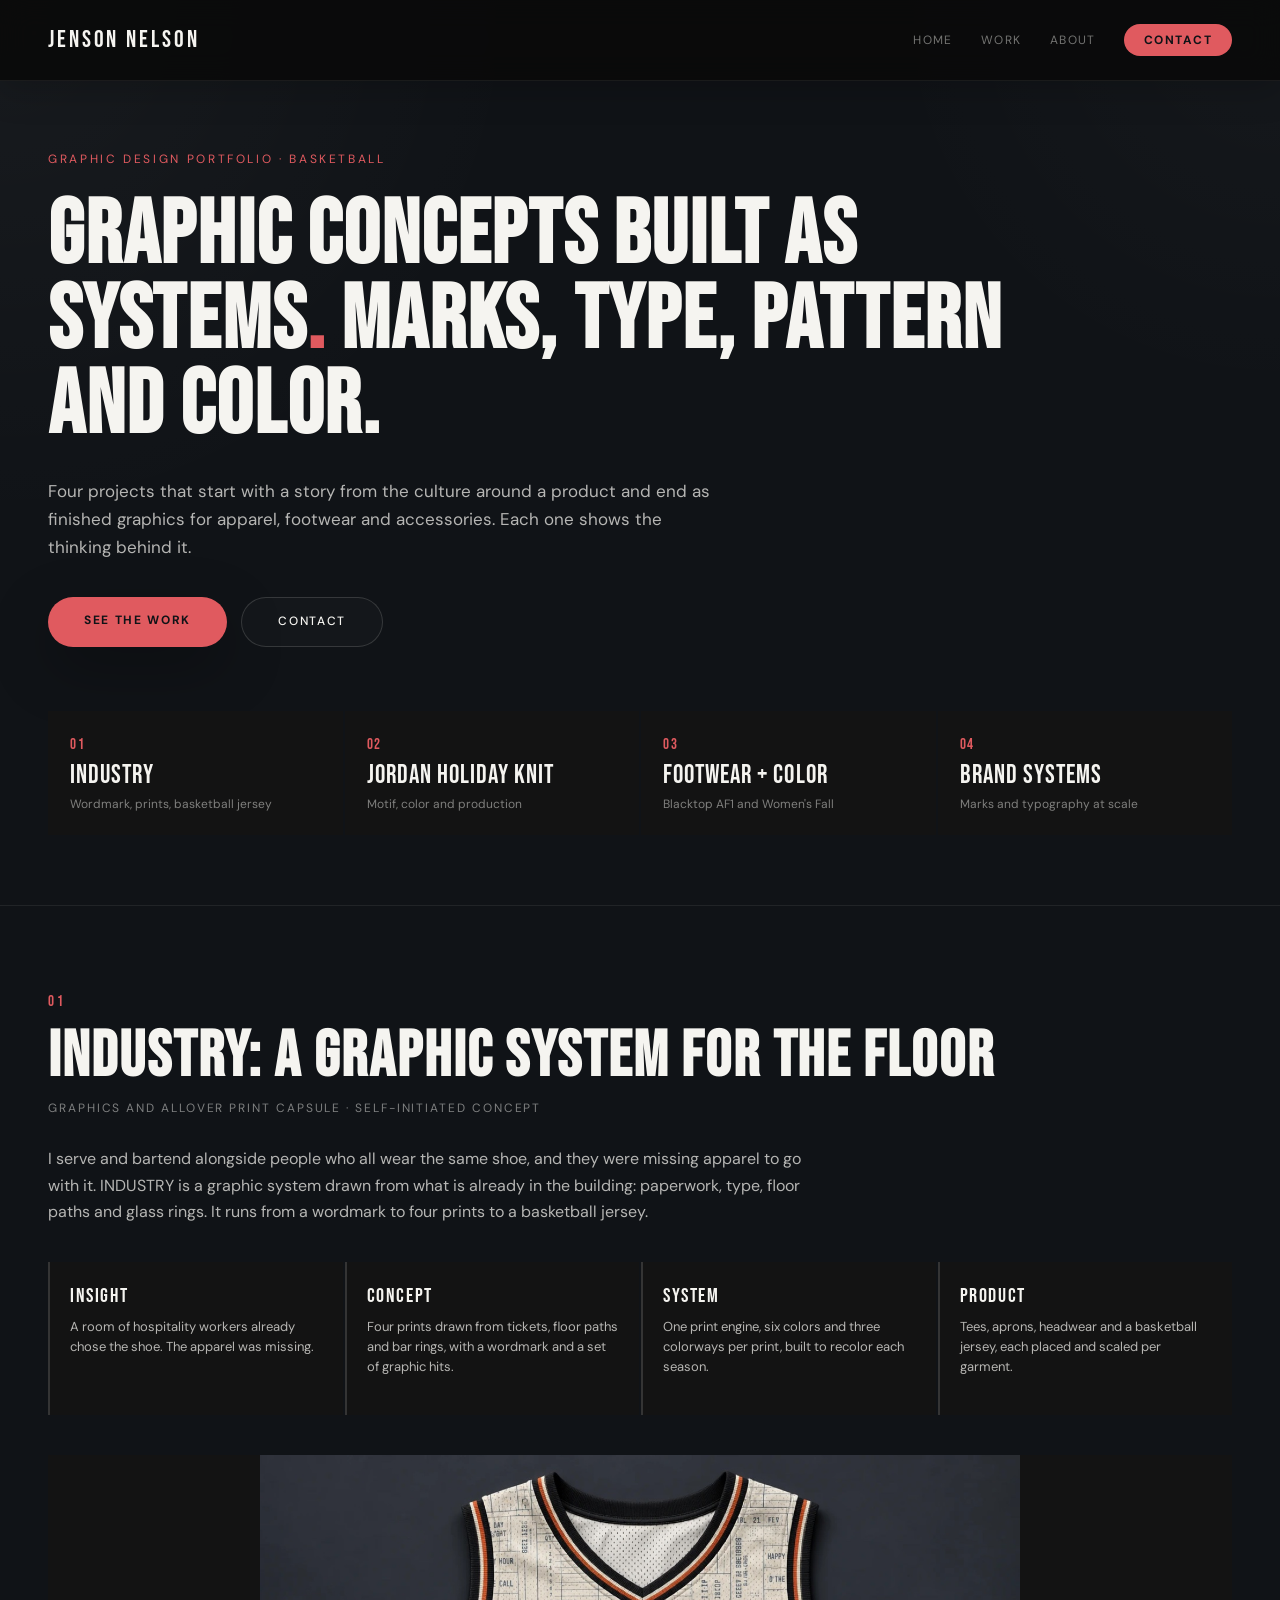
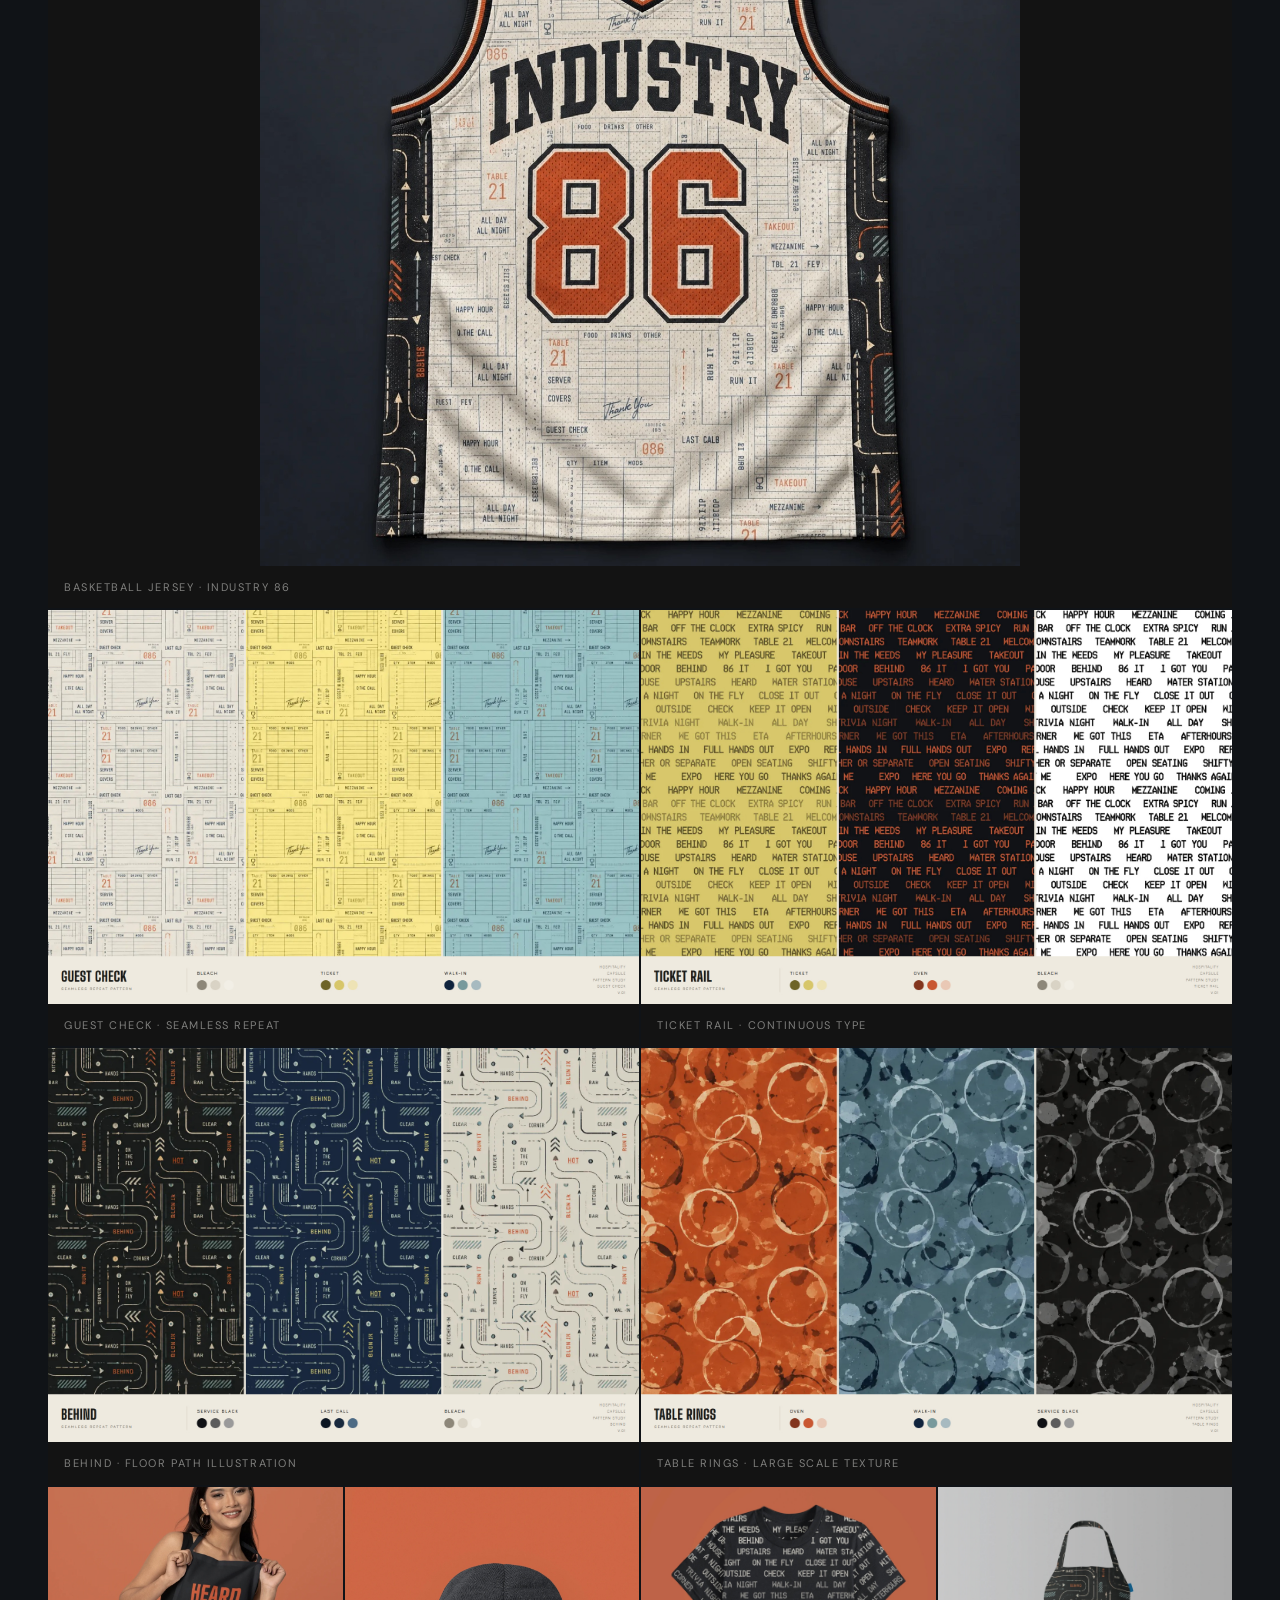
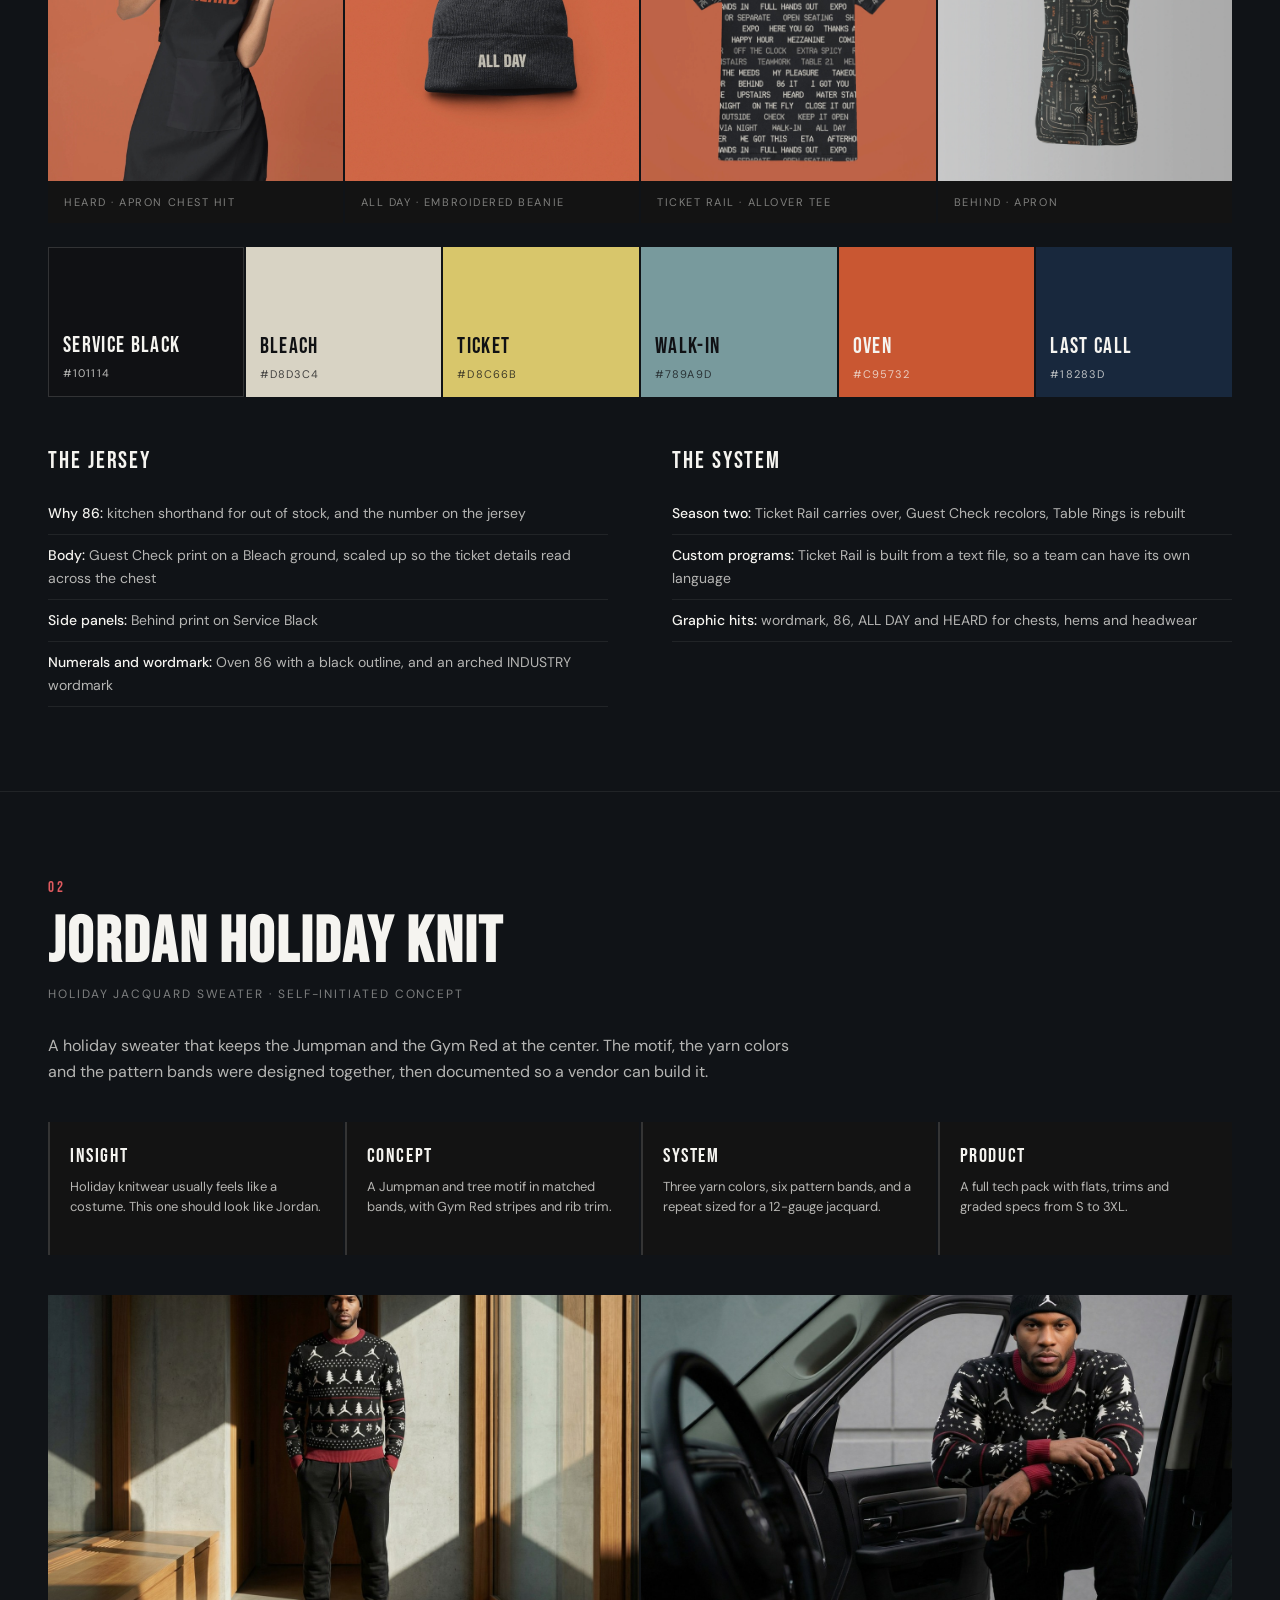
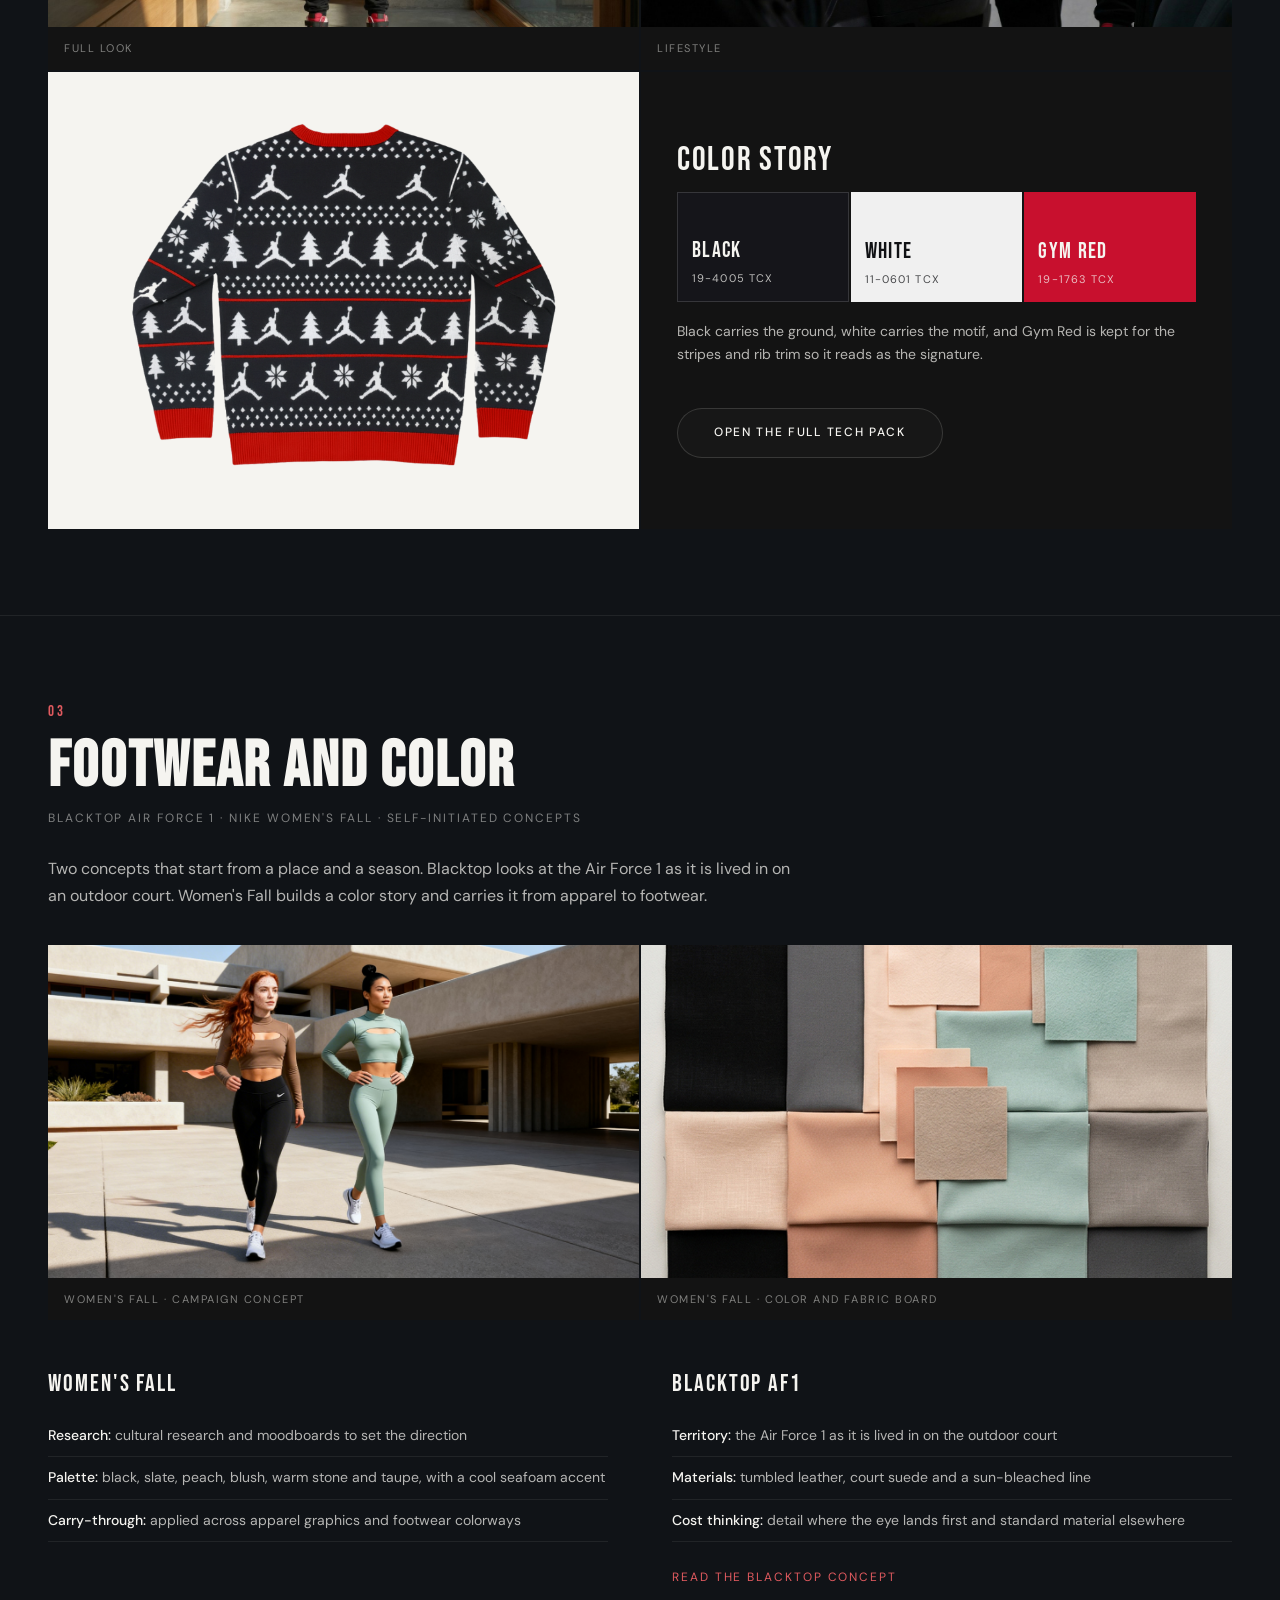
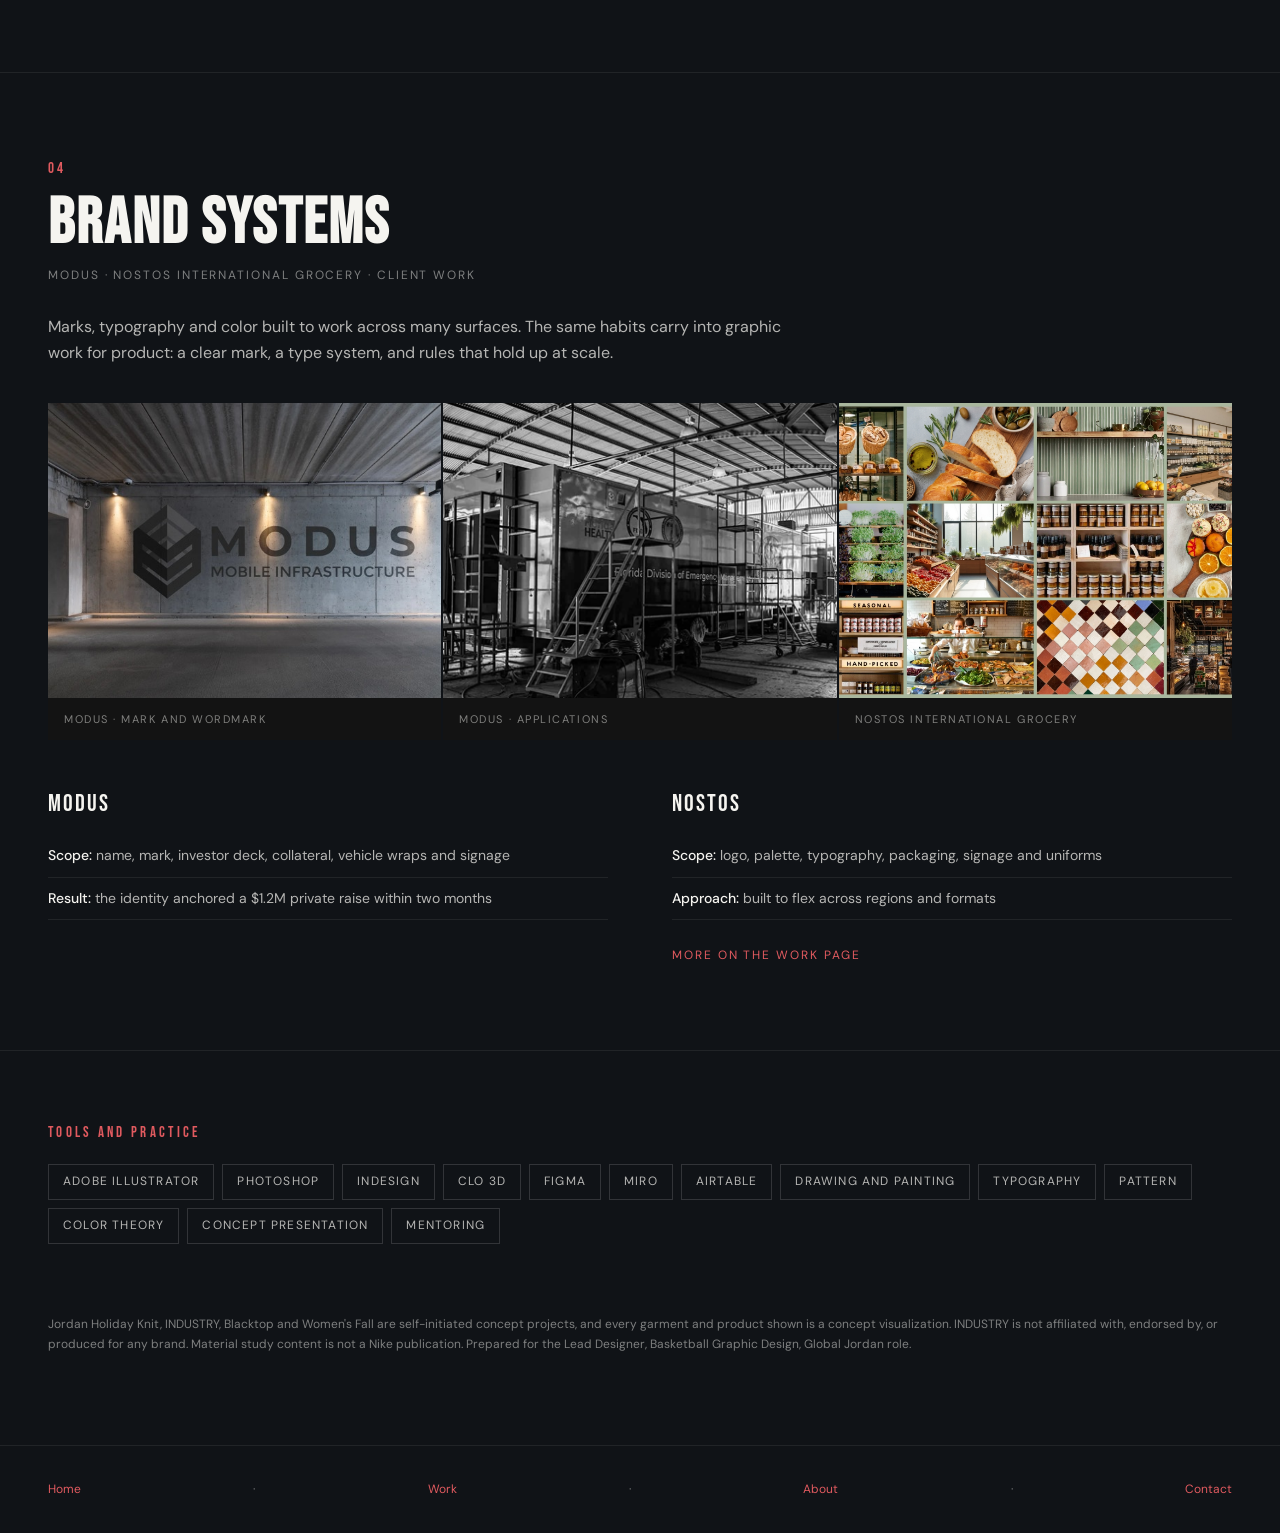
<file: basketball-graphic-design.html>
<!DOCTYPE html>
<html lang="en">
<head>
<meta charset="UTF-8">
<meta name="viewport" content="width=device-width, initial-scale=1">
<title>Basketball Graphic Design Portfolio | Jenson Nelson</title>
<meta name="description" content="Graphic concepts and visual systems for apparel, footwear and accessories by Jenson Nelson. Prepared for the Lead Designer, Basketball Graphic Design role.">
<link rel="icon" type="image/png" sizes="32x32" href="favicon-32.png">
<link rel="icon" type="image/png" sizes="16x16" href="favicon-16.png">
<link rel="apple-touch-icon" sizes="180x180" href="apple-touch-icon.png">
<link rel="preconnect" href="https://fonts.googleapis.com">
<link rel="preconnect" href="https://fonts.gstatic.com" crossorigin>
<link rel="stylesheet" href="style.css">
<style>
  .pa-hero { padding: 150px 48px 70px; max-width: var(--page-width); margin: 0 auto; }
  .pa-eyebrow { font-size: 12px; letter-spacing: 0.22em; text-transform: uppercase; color: var(--orange); margin-bottom: 24px; }
  .pa-title { font-family: var(--serif); font-size: clamp(46px, 7vw, 100px); line-height: 0.95; letter-spacing: 0.02em; max-width: 980px; margin-bottom: 28px; }
  .pa-title span { color: var(--orange); }
  .pa-sub { max-width: 680px; font-size: 17px; color: var(--text-soft); margin-bottom: 36px; }
  .pa-actions { display: flex; gap: 14px; flex-wrap: wrap; }
  .pa-index { display: grid; grid-template-columns: repeat(4, 1fr); gap: 2px; margin-top: 64px; }
  .pa-index a { background: var(--mid); padding: 20px 22px; color: var(--white); border-top: 2px solid transparent; display: block; }
  .pa-index a:hover { border-top-color: var(--orange); opacity: 1; background: var(--mid-2); }
  .pa-index .n { font-family: var(--serif); font-size: 15px; letter-spacing: 0.12em; color: var(--orange); }
  .pa-index .t { font-family: var(--serif); font-size: 26px; letter-spacing: 0.04em; line-height: 1.05; margin-top: 4px; }
  .pa-index .d { font-size: 12px; color: var(--text-muted); margin-top: 6px; }

  .pa-sec { max-width: var(--page-width); margin: 0 auto; padding: 84px 48px; border-top: 1px solid var(--rule); }
  .pa-num { font-family: var(--serif); font-size: 15px; letter-spacing: 0.22em; color: var(--orange); margin-bottom: 10px; }
  .pa-h2 { font-family: var(--serif); font-size: clamp(38px, 5vw, 64px); line-height: 1; letter-spacing: 0.03em; margin-bottom: 10px; }
  .pa-proj { font-size: 12px; letter-spacing: 0.16em; text-transform: uppercase; color: var(--text-muted); margin-bottom: 28px; }
  .pa-lead { max-width: 760px; color: var(--text-soft); font-size: 16px; margin-bottom: 36px; }

  .pa-flow { display: grid; grid-template-columns: repeat(4, 1fr); gap: 2px; margin-bottom: 40px; }
  .pa-flow > div { background: var(--mid); padding: 18px 20px; border-left: 2px solid var(--rule-strong); }
  .pa-flow b { display: block; font-family: var(--serif); font-weight: 400; font-size: 20px; letter-spacing: 0.08em; margin-bottom: 4px; }
  .pa-flow p { font-size: 13px; color: var(--text-soft); line-height: 1.55; }

  .pa-grid { display: grid; gap: 2px; margin-bottom: 2px; }
  .g2 { grid-template-columns: 1fr 1fr; } .g3 { grid-template-columns: repeat(3, 1fr); } .g5 { grid-template-columns: repeat(5, 1fr); } .g4 { grid-template-columns: repeat(4, 1fr); }
  .pa-fig { background: var(--mid); margin: 0; overflow: hidden; }
  .pa-fig img { width: 100%; height: auto; }
  .g3 .pa-fig img, .g4 .pa-fig img, .g5 .pa-fig img { aspect-ratio: 1 / 1; object-fit: cover; }
  .g3 .pa-fig, .g4 .pa-fig, .g5 .pa-fig { display: flex; flex-direction: column; }
  .g3 .pa-fig figcaption, .g4 .pa-fig figcaption, .g5 .pa-fig figcaption { margin-top: auto; }
  .pa-fig.paper { background: #f5f4f0; padding: 28px; display: flex; align-items: center; justify-content: center; }
  .pa-fig.paper img { max-height: 620px; width: auto; }
  .pa-fig figcaption { padding: 12px 16px; font-size: 11px; letter-spacing: 0.14em; text-transform: uppercase; color: var(--text-muted); background: var(--mid); }
  .pa-fig.paper figcaption { position: absolute; }

  .pa-cols { display: grid; grid-template-columns: 1fr 1fr; gap: 64px; margin-top: 44px; }
  .pa-cols h3 { font-family: var(--serif); font-weight: 400; font-size: 24px; letter-spacing: 0.08em; margin-bottom: 12px; }
  .pa-cols ul { list-style: none; }
  .pa-cols li { font-size: 14px; color: var(--text-soft); padding: 9px 0; border-bottom: 1px solid var(--rule); }
  .pa-cols li b { color: var(--white); font-weight: 500; }
  .pa-link { display: inline-block; margin-top: 26px; font-size: 12px; letter-spacing: 0.16em; text-transform: uppercase; }

  .pa-chips { display: grid; grid-template-columns: repeat(6, 1fr); gap: 2px; margin-bottom: 2px; }
  .pa-chip { padding: 70px 14px 14px; min-height: 150px; display: flex; flex-direction: column; justify-content: flex-end; }
  .pa-chip b { font-family: var(--serif); font-weight: 400; font-size: 22px; letter-spacing: 0.06em; }
  .pa-chip span { font-size: 11px; letter-spacing: 0.1em; opacity: 0.75; }
  .pa-chips.three { grid-template-columns: repeat(3, 1fr); margin-top: 24px; }

  .pa-tools { max-width: var(--page-width); margin: 0 auto; padding: 70px 48px; border-top: 1px solid var(--rule); }
  .pa-tags { display: flex; flex-wrap: wrap; gap: 8px; margin-top: 18px; }
  .pa-tags span { border: 1px solid var(--rule-strong); padding: 7px 14px; font-size: 12px; letter-spacing: 0.1em; text-transform: uppercase; color: var(--text-soft); }
  .pa-note { max-width: var(--page-width); margin: 0 auto; padding: 0 48px 90px; font-size: 12px; color: var(--text-muted); line-height: 1.7; }

  @media (max-width: 900px) {
    .pa-hero, .pa-sec, .pa-tools, .pa-note { padding-left: 22px; padding-right: 22px; }
    .pa-hero { padding-top: 120px; }
    .pa-index, .pa-flow, .g3, .g4, .g5, .pa-chips { grid-template-columns: 1fr 1fr; }
    .g2, .pa-cols { grid-template-columns: 1fr !important; gap: 28px; }
    .pa-fig.paper img { max-height: 420px; }
  }
  @media (max-width: 520px) { .pa-index, .pa-flow, .g3, .g4, .g5 { grid-template-columns: 1fr; } }
  .pa-fig.wide img { aspect-ratio: 16 / 9; object-fit: cover; }
  .pa-fig.flat { background:#f5f4f0; display:flex; align-items:center; justify-content:center; padding:28px; }
  .pa-fig.flat img { max-height: 560px; width:auto; }
  .pa-fig.crop img { aspect-ratio: 4 / 3; object-fit: cover; object-position: center top; }
</style>
</head>
<body>

<nav>
  <a class="nav-name" href="index.html">JENSON NELSON</a>
  <ul class="nav-links">
    <li><a href="index.html">Home</a></li>
    <li><a href="work.html">Work</a></li>
    <li><a href="about.html">About</a></li>
    <li><a class="nav-cta" href="contact.html">Contact</a></li>
  </ul>
</nav>

<header class="pa-hero">
  <div class="pa-eyebrow">Graphic Design Portfolio · Basketball</div>
  <h1 class="pa-title">GRAPHIC CONCEPTS BUILT AS SYSTEMS<span>.</span> MARKS, TYPE, PATTERN AND COLOR.</h1>
  <p class="pa-sub">Four projects that start with a story from the culture around a product and end as finished graphics for apparel, footwear and accessories. Each one shows the thinking behind it.</p>
  <div class="pa-actions">
    <a class="btn-primary" href="#s1">See the work</a>
    <a class="btn-secondary" href="contact.html">Contact</a>
  </div>
  <div class="pa-index" role="navigation" aria-label="Sections">
    <a href="#s1"><div class="n">01</div><div class="t">INDUSTRY</div><div class="d">Wordmark, prints, basketball jersey</div></a>
    <a href="#s2"><div class="n">02</div><div class="t">Jordan Holiday Knit</div><div class="d">Motif, color and production</div></a>
    <a href="#s3"><div class="n">03</div><div class="t">Footwear + Color</div><div class="d">Blacktop AF1 and Women's Fall</div></a>
    <a href="#s4"><div class="n">04</div><div class="t">Brand Systems</div><div class="d">Marks and typography at scale</div></a>
  </div>
</header>

<!-- 01 -->
<section class="pa-sec" id="s1">
  <div class="pa-num">01</div>
  <h2 class="pa-h2">INDUSTRY: A GRAPHIC SYSTEM FOR THE FLOOR</h2>
  <div class="pa-proj">Graphics and allover print capsule · Self-initiated concept</div>
  <p class="pa-lead">I serve and bartend alongside people who all wear the same shoe, and they were missing apparel to go with it. INDUSTRY is a graphic system drawn from what is already in the building: paperwork, type, floor paths and glass rings. It runs from a wordmark to four prints to a basketball jersey.</p>
  <div class="pa-flow">
    <div><b>Insight</b><p>A room of hospitality workers already chose the shoe. The apparel was missing.</p></div>
    <div><b>Concept</b><p>Four prints drawn from tickets, floor paths and bar rings, with a wordmark and a set of graphic hits.</p></div>
    <div><b>System</b><p>One print engine, six colors and three colorways per print, built to recolor each season.</p></div>
    <div><b>Product</b><p>Tees, aprons, headwear and a basketball jersey, each placed and scaled per garment.</p></div>
  </div>

  <figure class="pa-fig" style="margin-bottom:2px;"><img src="img/industry-jersey-86.jpg" alt="INDUSTRY 86 basketball jersey" loading="lazy" style="width:100%;max-width:760px;margin:0 auto;"><figcaption>Basketball jersey · INDUSTRY 86</figcaption></figure>
  <div class="pa-grid g2">
    <figure class="pa-fig"><img src="img/INDUSTRY_GUEST_CHECK_1536x1024.jpg" alt="Guest Check pattern in three colorways" loading="lazy"><figcaption>Guest Check · seamless repeat</figcaption></figure>
    <figure class="pa-fig"><img src="img/INDUSTRY_TICKET_RAIL_1536x1024.jpg" alt="Ticket Rail type pattern in three colorways" loading="lazy"><figcaption>Ticket Rail · continuous type</figcaption></figure>
  </div>
  <div class="pa-grid g2">
    <figure class="pa-fig"><img src="img/INDUSTRY_BEHIND_1536x1024.jpg" alt="Behind floor path pattern in three colorways" loading="lazy"><figcaption>Behind · floor path illustration</figcaption></figure>
    <figure class="pa-fig"><img src="img/INDUSTRY_TABLE_RINGS_1536x1024.jpg" alt="Table Rings pattern in three colorways" loading="lazy"><figcaption>Table Rings · large scale texture</figcaption></figure>
  </div>
  <div class="pa-grid g4 sq" style="margin-top:2px;">
    <figure class="pa-fig"><img src="img/industry-apron-heard.jpg" alt="Apron with HEARD graphic" loading="lazy"><figcaption>HEARD · apron chest hit</figcaption></figure>
    <figure class="pa-fig"><img src="img/industry-beanie-all-day.jpg" alt="Beanie with ALL DAY embroidery" loading="lazy"><figcaption>ALL DAY · embroidered beanie</figcaption></figure>
    <figure class="pa-fig"><img src="img/industry-tee-ticket-rail.jpg" alt="Ticket Rail allover tee" loading="lazy"><figcaption>Ticket Rail · allover tee</figcaption></figure>
    <figure class="pa-fig"><img src="img/industry-apron-behind.jpg" alt="Behind print apron" loading="lazy"><figcaption>Behind · apron</figcaption></figure>
  </div>
  <div class="pa-chips" style="margin-top:24px;">
    <div class="pa-chip" style="background:#101114; border:1px solid var(--rule-strong);"><b>Service Black</b><span>#101114</span></div>
    <div class="pa-chip" style="background:#D8D3C4; color:#101114;"><b>Bleach</b><span>#D8D3C4</span></div>
    <div class="pa-chip" style="background:#D8C66B; color:#101114;"><b>Ticket</b><span>#D8C66B</span></div>
    <div class="pa-chip" style="background:#789A9D; color:#101114;"><b>Walk-In</b><span>#789A9D</span></div>
    <div class="pa-chip" style="background:#C95732;"><b>Oven</b><span>#C95732</span></div>
    <div class="pa-chip" style="background:#18283D;"><b>Last Call</b><span>#18283D</span></div>
  </div>
  <div class="pa-cols">
    <div>
      <h3>THE JERSEY</h3>
      <ul>
        <li><b>Why 86:</b> kitchen shorthand for out of stock, and the number on the jersey</li>
        <li><b>Body:</b> Guest Check print on a Bleach ground, scaled up so the ticket details read across the chest</li>
        <li><b>Side panels:</b> Behind print on Service Black</li>
        <li><b>Numerals and wordmark:</b> Oven 86 with a black outline, and an arched INDUSTRY wordmark</li>
      </ul>
    </div>
    <div>
      <h3>THE SYSTEM</h3>
      <ul>
        <li><b>Season two:</b> Ticket Rail carries over, Guest Check recolors, Table Rings is rebuilt</li>
        <li><b>Custom programs:</b> Ticket Rail is built from a text file, so a team can have its own language</li>
        <li><b>Graphic hits:</b> wordmark, 86, ALL DAY and HEARD for chests, hems and headwear</li>
      </ul>
    </div>
  </div>
</section>

<!-- 02 -->
<section class="pa-sec" id="s2">
  <div class="pa-num">02</div>
  <h2 class="pa-h2">JORDAN HOLIDAY KNIT</h2>
  <div class="pa-proj">Holiday jacquard sweater · Self-initiated concept</div>
  <p class="pa-lead">A holiday sweater that keeps the Jumpman and the Gym Red at the center. The motif, the yarn colors and the pattern bands were designed together, then documented so a vendor can build it.</p>
  <div class="pa-flow">
    <div><b>Insight</b><p>Holiday knitwear usually feels like a costume. This one should look like Jordan.</p></div>
    <div><b>Concept</b><p>A Jumpman and tree motif in matched bands, with Gym Red stripes and rib trim.</p></div>
    <div><b>System</b><p>Three yarn colors, six pattern bands, and a repeat sized for a 12-gauge jacquard.</p></div>
    <div><b>Product</b><p>A full tech pack with flats, trims and graded specs from S to 3XL.</p></div>
  </div>

  <div class="pa-grid g2">
    <figure class="pa-fig wide"><img src="work-jordan-2.jpg" alt="Jordan holiday sweater, full look" loading="lazy"><figcaption>Full look</figcaption></figure>
    <figure class="pa-fig wide"><img src="work-jordan-1.jpg" alt="Jordan holiday sweater, lifestyle" loading="lazy"><figcaption>Lifestyle</figcaption></figure>
  </div>
  <div class="pa-grid g2">
    <figure class="pa-fig flat"><img src="img/jordan-sweater-flat.png" alt="Jordan holiday sweater flat" loading="lazy"></figure>
    <div class="pa-fig" style="padding:36px; display:flex; flex-direction:column; justify-content:center;">
      <div style="font-family:var(--serif); font-size:34px; letter-spacing:0.05em; line-height:1.05; margin-bottom:14px;">COLOR STORY</div>
      <div style="display:grid; grid-template-columns:repeat(3,1fr); gap:2px; margin-bottom:18px;">
        <div class="pa-chip" style="background:#15151A; border:1px solid var(--rule-strong); min-height:110px; padding-top:40px;"><b>Black</b><span>19-4005 TCX</span></div>
        <div class="pa-chip" style="background:#F0F0F0; color:#101114; min-height:110px; padding-top:40px;"><b>White</b><span>11-0601 TCX</span></div>
        <div class="pa-chip" style="background:#C8102E; min-height:110px; padding-top:40px;"><b>Gym Red</b><span>19-1763 TCX</span></div>
      </div>
      <p style="color:var(--text-soft); font-size:14px;">Black carries the ground, white carries the motif, and Gym Red is kept for the stripes and rib trim so it reads as the signature.</p>
      <a class="btn-secondary" style="margin-top:22px; align-self:flex-start;" href="jordan-holiday-tech-pack.html">Open the full tech pack</a>
    </div>
  </div>
</section>

<!-- 03 -->
<section class="pa-sec" id="s3">
  <div class="pa-num">03</div>
  <h2 class="pa-h2">FOOTWEAR AND COLOR</h2>
  <div class="pa-proj">Blacktop Air Force 1 · Nike Women's Fall · Self-initiated concepts</div>
  <p class="pa-lead">Two concepts that start from a place and a season. Blacktop looks at the Air Force 1 as it is lived in on an outdoor court. Women's Fall builds a color story and carries it from apparel to footwear.</p>
  <div class="pa-grid g2">
    <figure class="pa-fig wide"><img src="work-nike-1.jpg" alt="Nike Women's Fall campaign concept" loading="lazy"><figcaption>Women's Fall · campaign concept</figcaption></figure>
    <figure class="pa-fig wide"><img src="work-nike-4.jpg" alt="Women's Fall color and fabric swatch board" loading="lazy"><figcaption>Women's Fall · color and fabric board</figcaption></figure>
  </div>
  <div class="pa-cols">
    <div>
      <h3>WOMEN'S FALL</h3>
      <ul>
        <li><b>Research:</b> cultural research and moodboards to set the direction</li>
        <li><b>Palette:</b> black, slate, peach, blush, warm stone and taupe, with a cool seafoam accent</li>
        <li><b>Carry-through:</b> applied across apparel graphics and footwear colorways</li>
      </ul>
    </div>
    <div>
      <h3>BLACKTOP AF1</h3>
      <ul>
        <li><b>Territory:</b> the Air Force 1 as it is lived in on the outdoor court</li>
        <li><b>Materials:</b> tumbled leather, court suede and a sun-bleached line</li>
        <li><b>Cost thinking:</b> detail where the eye lands first and standard material elsewhere</li>
      </ul>
      <a class="pa-link" href="af1-blacktop-concept.html">Read the Blacktop concept</a>
    </div>
  </div>
</section>

<!-- 04 -->
<section class="pa-sec" id="s4">
  <div class="pa-num">04</div>
  <h2 class="pa-h2">BRAND SYSTEMS</h2>
  <div class="pa-proj">Modus · Nostos International Grocery · Client work</div>
  <p class="pa-lead">Marks, typography and color built to work across many surfaces. The same habits carry into graphic work for product: a clear mark, a type system, and rules that hold up at scale.</p>
  <div class="pa-grid g3">
    <figure class="pa-fig crop"><img src="work-modus-1.jpg" alt="Modus brand identity on a concrete wall" loading="lazy"><figcaption>Modus · mark and wordmark</figcaption></figure>
    <figure class="pa-fig crop"><img src="work-modus-2.jpg" alt="Modus brand application" loading="lazy"><figcaption>Modus · applications</figcaption></figure>
    <figure class="pa-fig crop"><img src="work-nostos-1.jpg" alt="Nostos International Grocery" loading="lazy"><figcaption>Nostos International Grocery</figcaption></figure>
  </div>
  <div class="pa-cols">
    <div>
      <h3>MODUS</h3>
      <ul>
        <li><b>Scope:</b> name, mark, investor deck, collateral, vehicle wraps and signage</li>
        <li><b>Result:</b> the identity anchored a $1.2M private raise within two months</li>
      </ul>
    </div>
    <div>
      <h3>NOSTOS</h3>
      <ul>
        <li><b>Scope:</b> logo, palette, typography, packaging, signage and uniforms</li>
        <li><b>Approach:</b> built to flex across regions and formats</li>
      </ul>
      <a class="pa-link" href="work.html">More on the Work page</a>
    </div>
  </div>
</section>

<section class="pa-tools">
  <div class="pa-num">TOOLS AND PRACTICE</div>
  <div class="pa-tags">
    <span>Adobe Illustrator</span><span>Photoshop</span><span>InDesign</span><span>CLO 3D</span><span>Figma</span><span>Miro</span><span>Airtable</span><span>Drawing and Painting</span><span>Typography</span><span>Pattern</span><span>Color Theory</span><span>Concept Presentation</span><span>Mentoring</span>
  </div>
</section>

<p class="pa-note">Jordan Holiday Knit, INDUSTRY, Blacktop and Women's Fall are self-initiated concept projects, and every garment and product shown is a concept visualization. INDUSTRY is not affiliated with, endorsed by, or produced for any brand. Material study content is not a Nike publication. Prepared for the Lead Designer, Basketball Graphic Design, Global Jordan role.</p>

<footer style="border-top:1px solid var(--rule); padding:34px 48px; text-align:center; font-size:12px; color:var(--text-muted);">
  <a href="index.html">Home</a> &nbsp;&middot;&nbsp; <a href="work.html">Work</a> &nbsp;&middot;&nbsp; <a href="about.html">About</a> &nbsp;&middot;&nbsp; <a href="contact.html">Contact</a>
</footer>

</body>
</html>
</file>
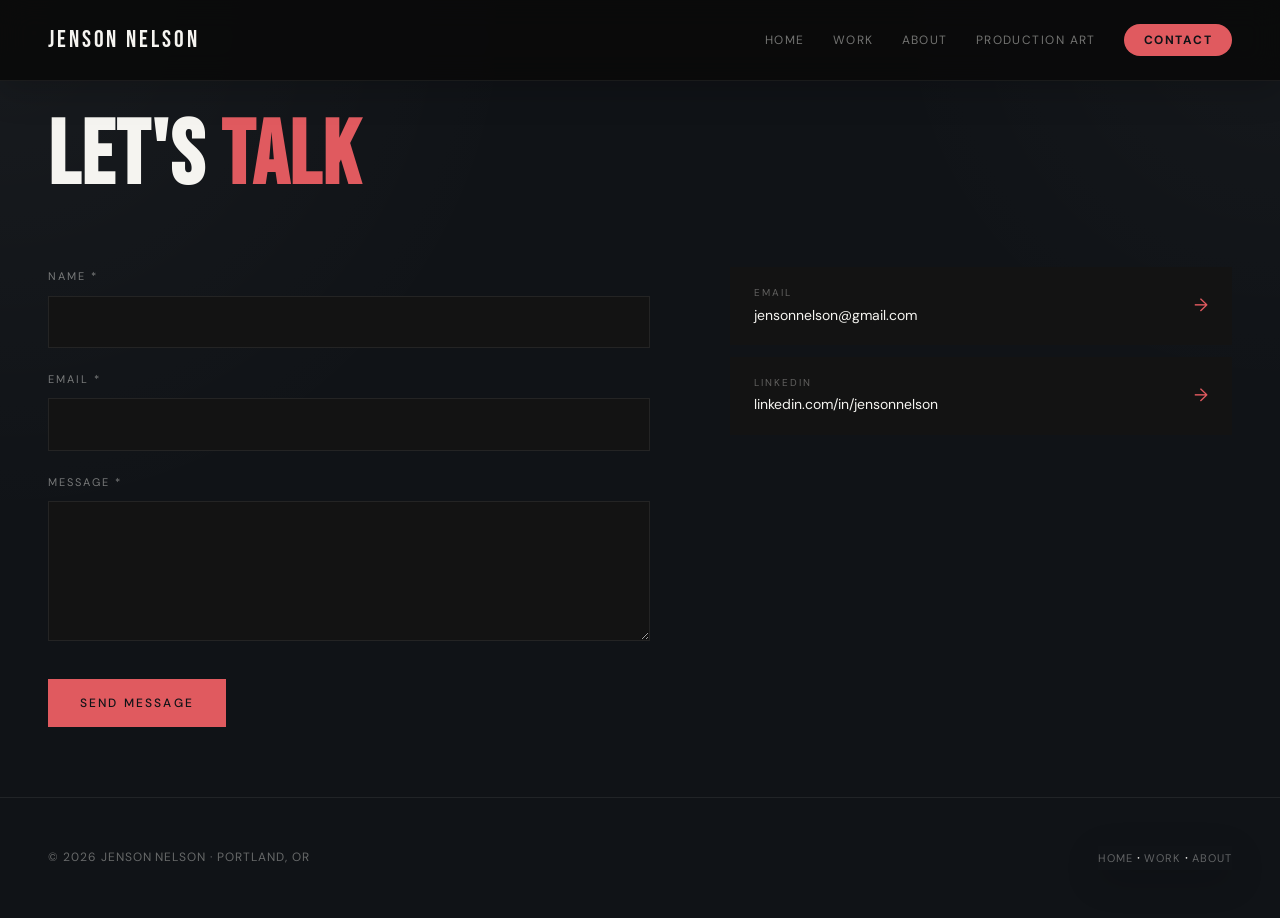
<file: contact.html>
<!DOCTYPE html>
<html lang="en">
<head>
<meta charset="UTF-8">
<meta name="viewport" content="width=device-width, initial-scale=1.0">
<title>Contact — Jenson Nelson</title>
<link rel="preconnect" href="https://fonts.googleapis.com">
<link rel="preconnect" href="https://fonts.gstatic.com" crossorigin>
<link href="https://fonts.googleapis.com/css2?family=Bebas+Neue&family=DM+Sans:ital,wght@0,300;0,400;0,500;0,700;1,300;1,400&display=swap" rel="stylesheet">
<link rel="stylesheet" href="style.css">
<link rel="icon" type="image/png" sizes="32x32" href="favicon-32.png">
<link rel="icon" type="image/png" sizes="16x16" href="favicon-16.png">
<link rel="apple-touch-icon" sizes="180x180" href="apple-touch-icon.png">
<style>
  .contact-page {
    padding: 112px 48px 70px;
  }
  .contact-page h1 {
    font-family: var(--serif);
    font-size: clamp(48px, 7vw, 96px);
    line-height: 1.02;
    letter-spacing: 0.02em;
    margin-bottom: 64px;
  }
  .contact-page h1 span { color: var(--orange); }

  .contact-grid {
    display: grid;
    grid-template-columns: 1.2fr 1fr;
    gap: 80px;
    align-items: start;
  }
  .success-message {
    display: none;
    margin-bottom: 28px;
    padding: 18px 20px;
    background: rgba(224,90,95,0.08);
    border: 1px solid rgba(224,90,95,0.18);
    border-left: 3px solid var(--orange);
    color: rgba(245,244,240,0.88);
  }
  .success-message.visible { display: block; }

  /* Form */
  .form-hp { position: absolute; left: -5000px; }
  .form-field {
    margin-bottom: 22px;
  }
  .form-field label {
    display: block;
    font-size: 11px;
    letter-spacing: 0.18em;
    text-transform: uppercase;
    color: rgba(245,244,240,0.45);
    margin-bottom: 10px;
  }
  .form-field input,
  .form-field textarea {
    width: 100%;
    background: var(--mid);
    border: 1px solid var(--rule);
    color: var(--white);
    padding: 14px 16px;
    font-family: var(--sans);
    font-size: 15px;
    line-height: 1.5;
    outline: none;
    transition: border-color 0.2s;
  }
  .form-field input:focus,
  .form-field textarea:focus {
    border-color: var(--orange);
  }
  .form-field textarea {
    min-height: 140px;
    resize: vertical;
  }
  .form-submit {
    background: var(--orange);
    color: var(--black);
    border: none;
    padding: 16px 32px;
    font-family: var(--sans);
    font-size: 12px;
    font-weight: 500;
    letter-spacing: 0.18em;
    text-transform: uppercase;
    cursor: pointer;
    transition: opacity 0.2s;
    margin-top: 8px;
  }
  .form-submit:hover { opacity: 0.85; }

  /* Side column */
  .contact-links {
    display: flex;
    flex-direction: column;
    gap: 12px;
  }
  .contact-link {
    display: flex;
    align-items: center;
    gap: 20px;
    padding: 18px 24px;
    background: var(--mid);
    text-decoration: none;
    color: var(--white);
    transition: background 0.2s;
    position: relative;
    overflow: hidden;
  }
  .contact-link::before {
    content: '';
    position: absolute;
    left: 0; top: 0;
    width: 3px;
    height: 0;
    background: var(--orange);
    transition: height 0.3s ease;
  }
  .contact-link:hover::before { height: 100%; }
  .contact-link:hover { opacity: 1; }
  .contact-link .label {
    font-size: 10px;
    letter-spacing: 0.2em;
    text-transform: uppercase;
    color: rgba(245,244,240,0.35);
  }
  .contact-link .value {
    font-size: 14px;
    color: var(--white);
    margin-top: 2px;
  }
  .contact-link .arrow {
    margin-left: auto;
    color: var(--orange);
    font-size: 18px;
    transition: transform 0.2s;
  }
  .contact-link:hover .arrow { transform: translateX(4px); }

  @media (max-width: 900px) {
    .contact-grid { grid-template-columns: 1fr; gap: 56px; }
  }
  @media (max-width: 600px) {
    .contact-page { padding: 116px 24px 42px; }
  }
</style>
</head>
<body>

<nav>
  <a href="index.html" class="nav-name">JENSON NELSON</a>
  <ul class="nav-links">
    <li><a href="index.html">Home</a></li>
    <li><a href="work.html">Work</a></li>
    <li><a href="about.html">About</a></li>
    <li><a href="nike-production-art.html">Production Art</a></li>
    <li><a href="contact.html" class="active nav-cta">Contact</a></li>
  </ul>
</nav>

<div class="contact-page">
  <h1 class="anim-1">LET'S <span>TALK</span></h1>

  <div class="contact-grid">
    <!-- FORM -->
    <div class="contact-form anim-2">
      <div class="success-message" id="success-message">Thanks, your message came through. I’ll be in touch soon.</div>
      <form name="contact" method="POST" data-netlify="true" netlify-honeypot="bot-field" action="contact.html?success=true">
        <input type="hidden" name="form-name" value="contact">
        <p class="form-hp">
          <label>Do not fill this out if you are human: <input name="bot-field"></label>
        </p>

        <div class="form-field">
          <label for="name">Name *</label>
          <input type="text" id="name" name="name" required>
        </div>

        <div class="form-field">
          <label for="email">Email *</label>
          <input type="email" id="email" name="email" required>
        </div>

        <div class="form-field">
          <label for="message">Message *</label>
          <textarea id="message" name="message" required></textarea>
        </div>

        <button type="submit" class="form-submit">Send Message</button>
      </form>
    </div>

    <!-- SIDE -->
    <div class="contact-side anim-3">
      <div class="contact-links">
        <a href="mailto:jensonnelson@gmail.com" class="contact-link">
          <div>
            <div class="label">Email</div>
            <div class="value">jensonnelson@gmail.com</div>
          </div>
          <div class="arrow">→</div>
        </a>

        <a href="https://www.linkedin.com/in/jensonnelson/" target="_blank" rel="noopener" class="contact-link">
          <div>
            <div class="label">LinkedIn</div>
            <div class="value">linkedin.com/in/jensonnelson</div>
          </div>
          <div class="arrow">→</div>
        </a>
      </div>
    </div>
  </div>
</div>

<footer>
  <p>&copy; 2026 JENSON NELSON · PORTLAND, OR</p>
  <nav>
    <a href="index.html">Home</a> &nbsp;&middot;&nbsp;
    <a href="work.html">Work</a> &nbsp;&middot;&nbsp;
    <a href="about.html">About</a>
  </nav>
</footer>

<script>
  const params = new URLSearchParams(window.location.search);
  if (params.get('success') === 'true') {
    const success = document.getElementById('success-message');
    if (success) success.classList.add('visible');
  }
</script>
</body>
</html>
</file>
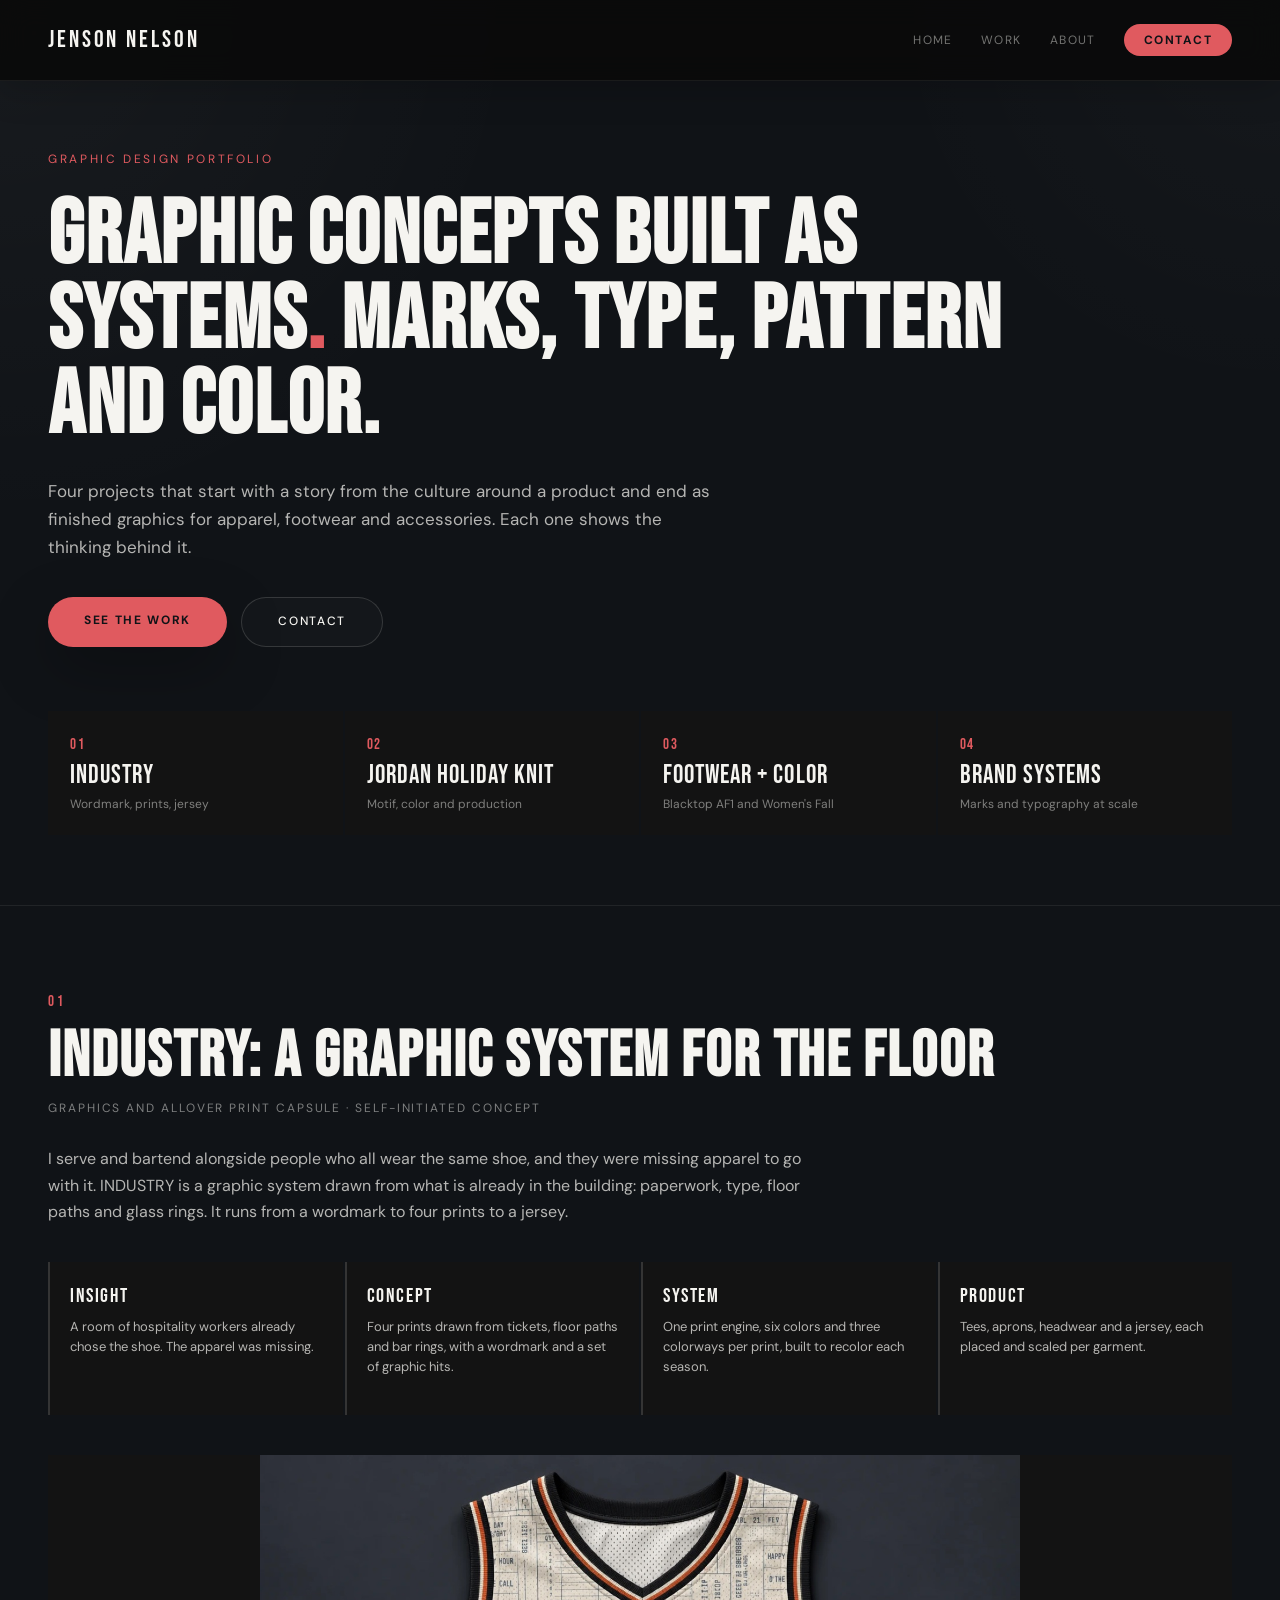
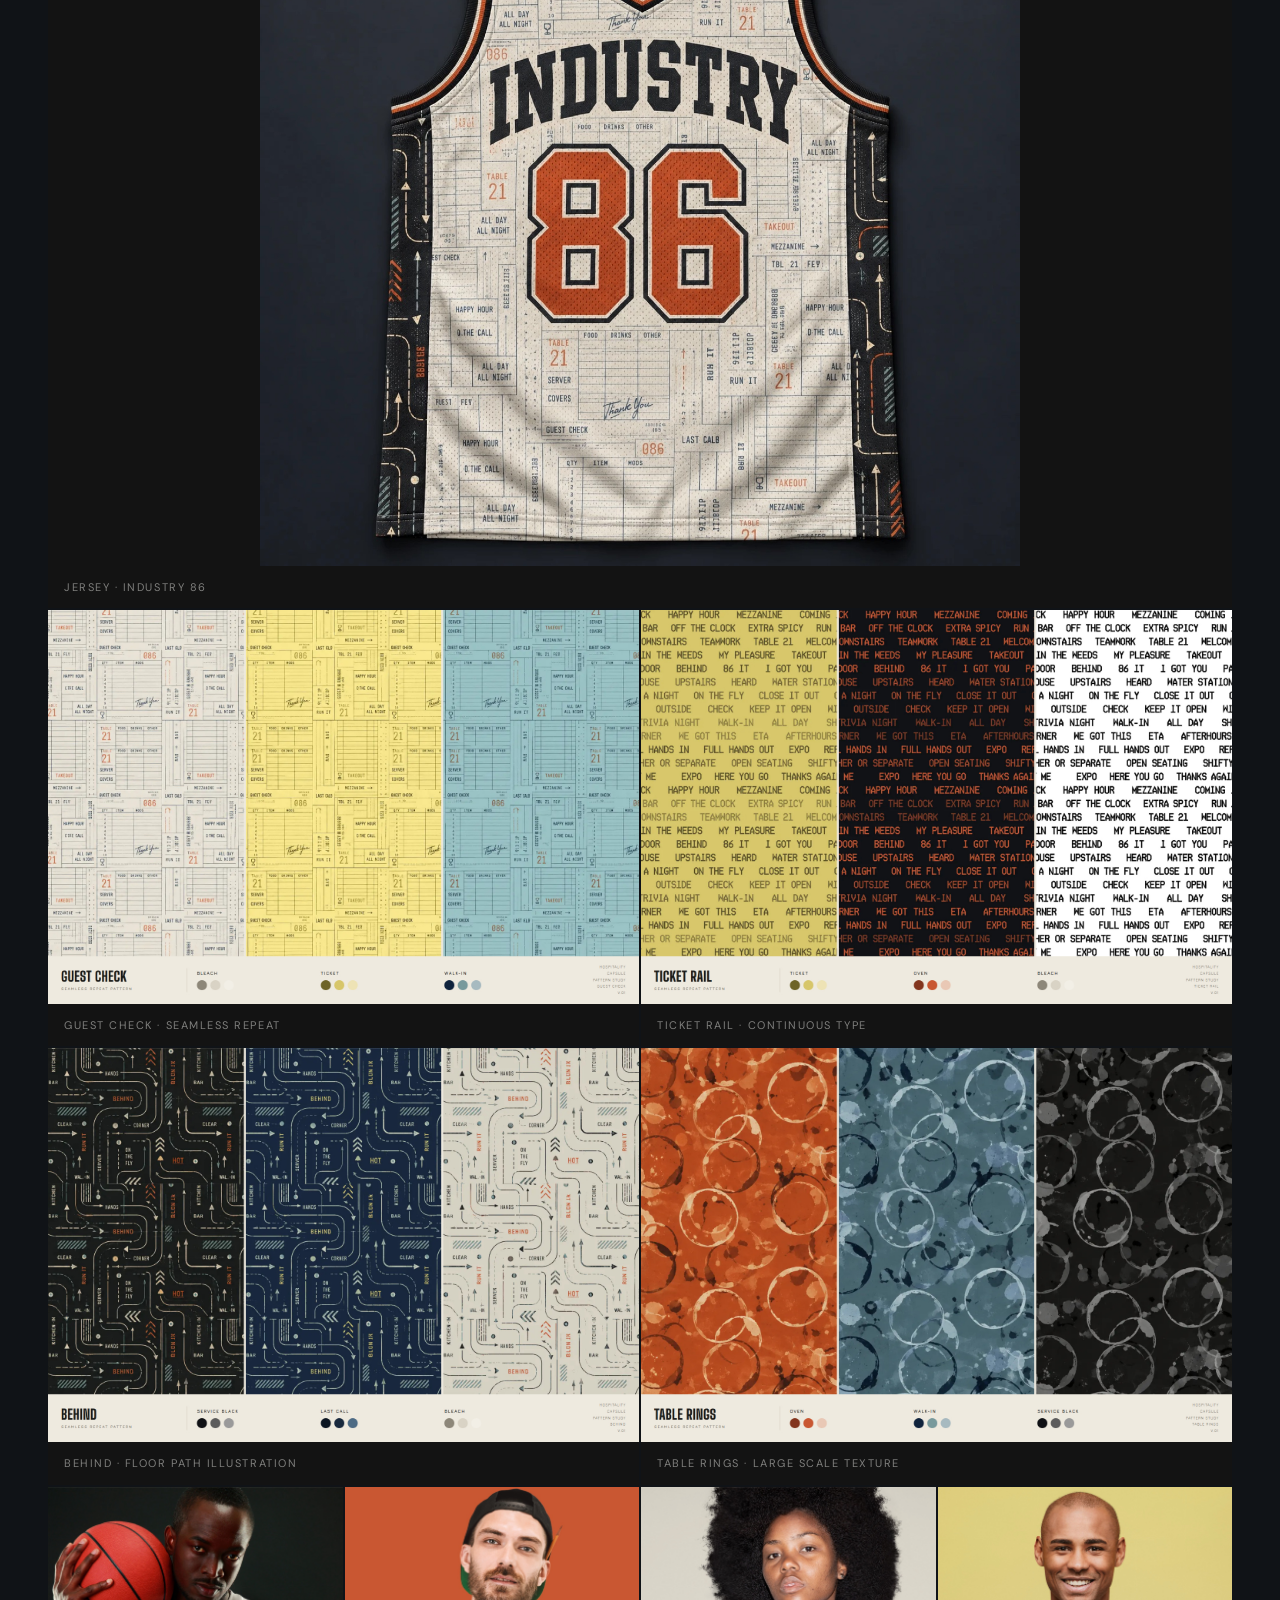
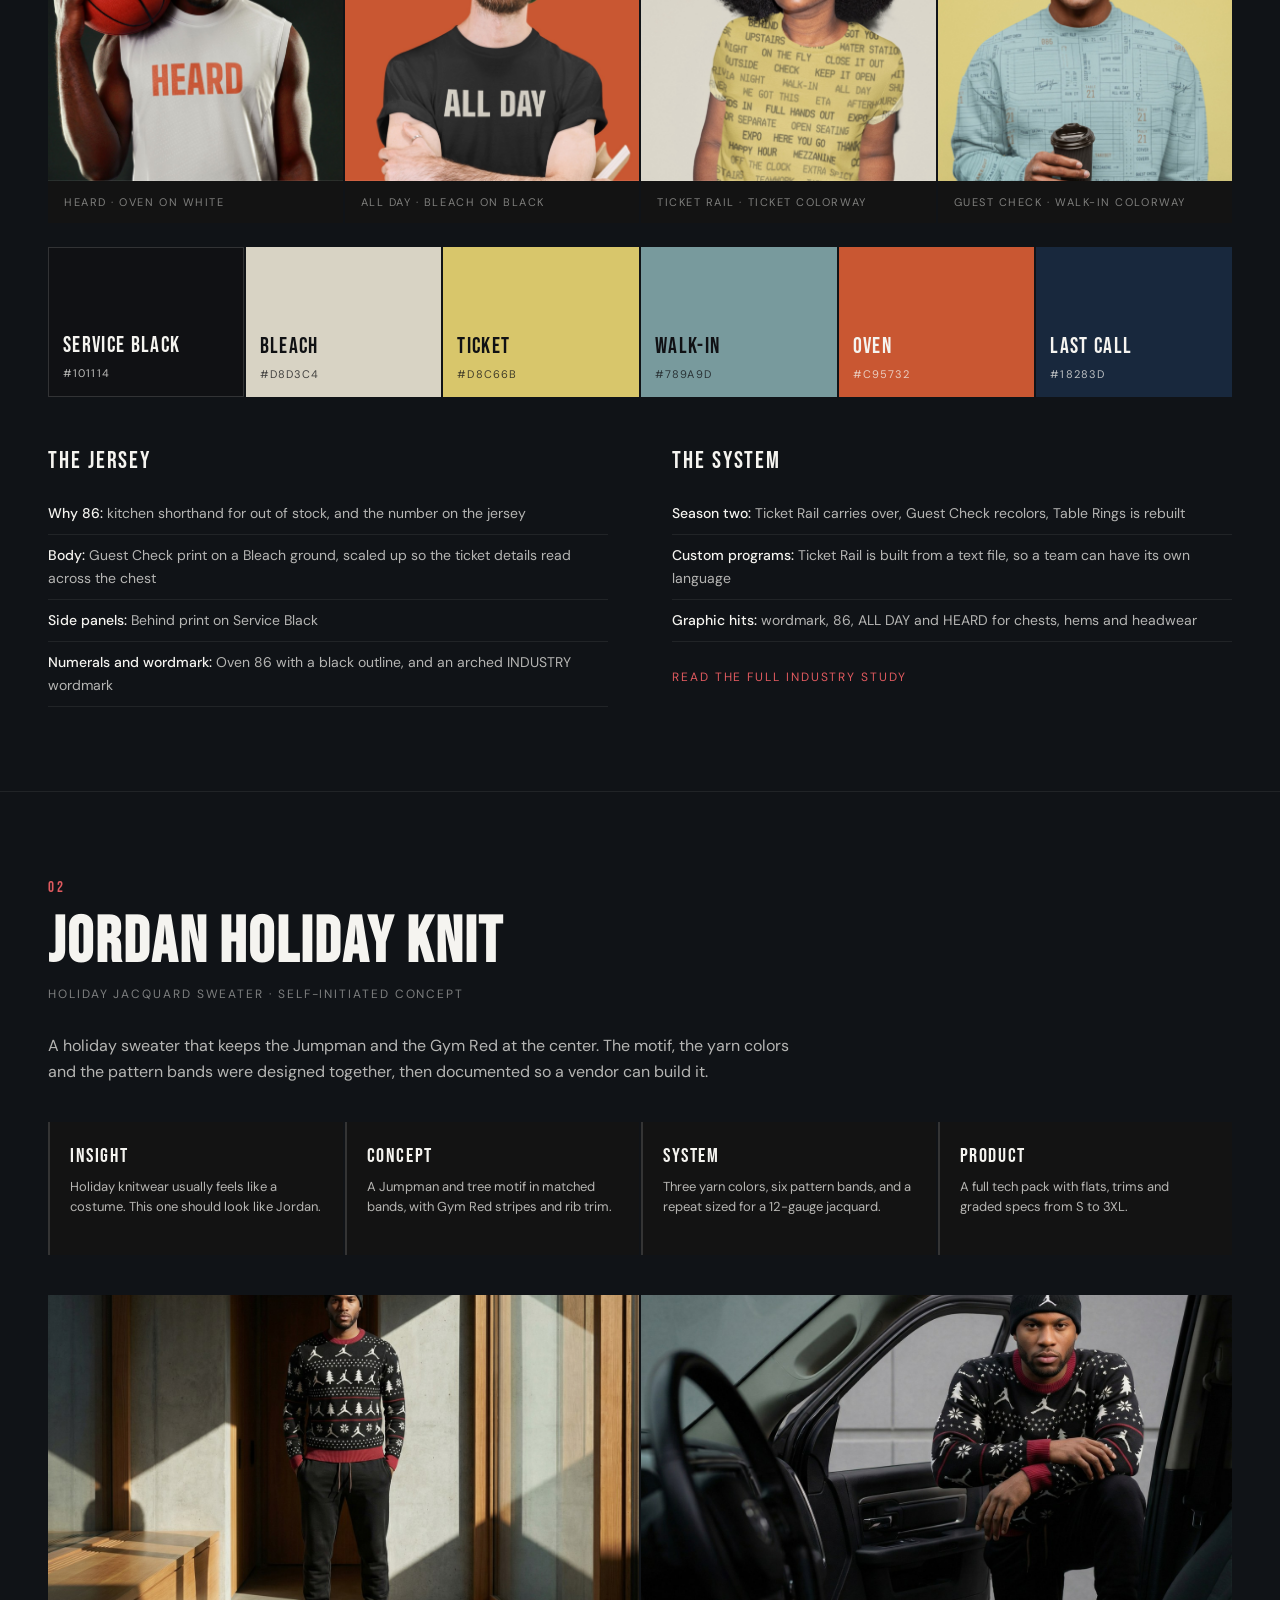
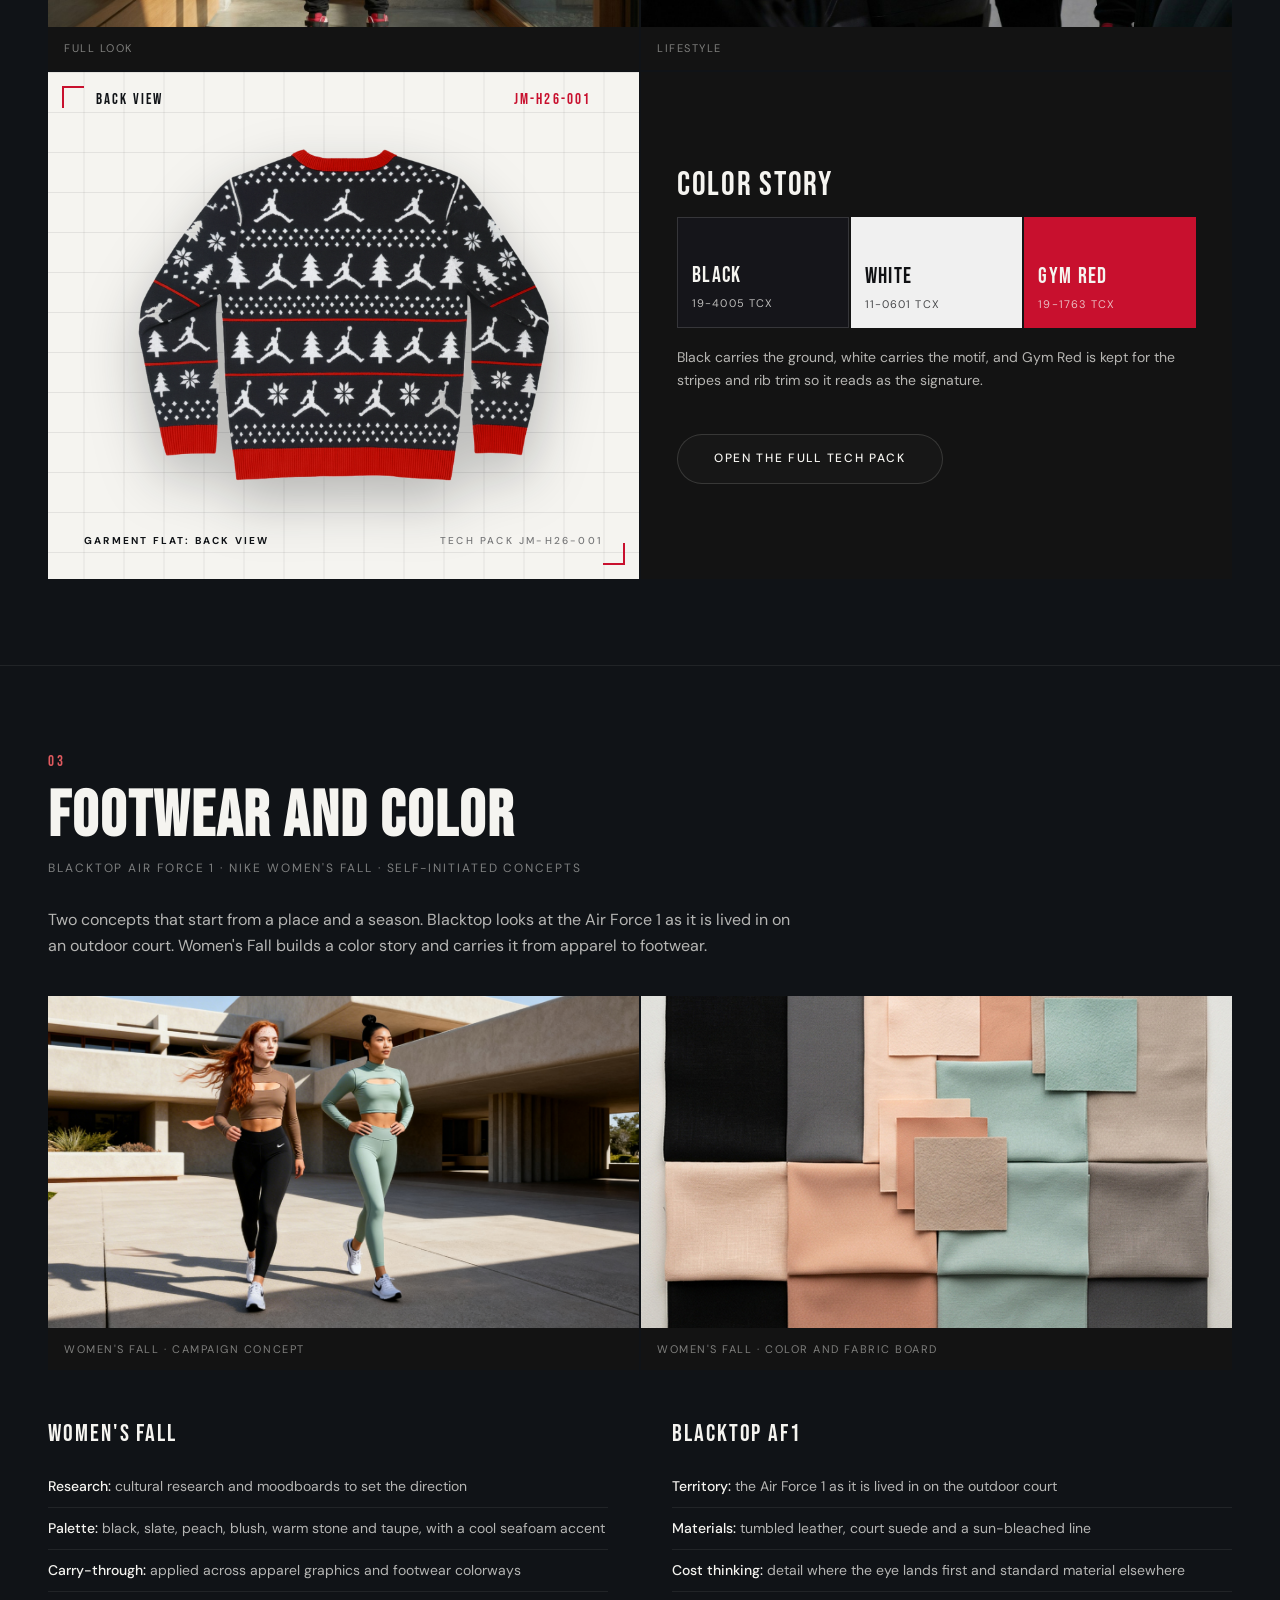
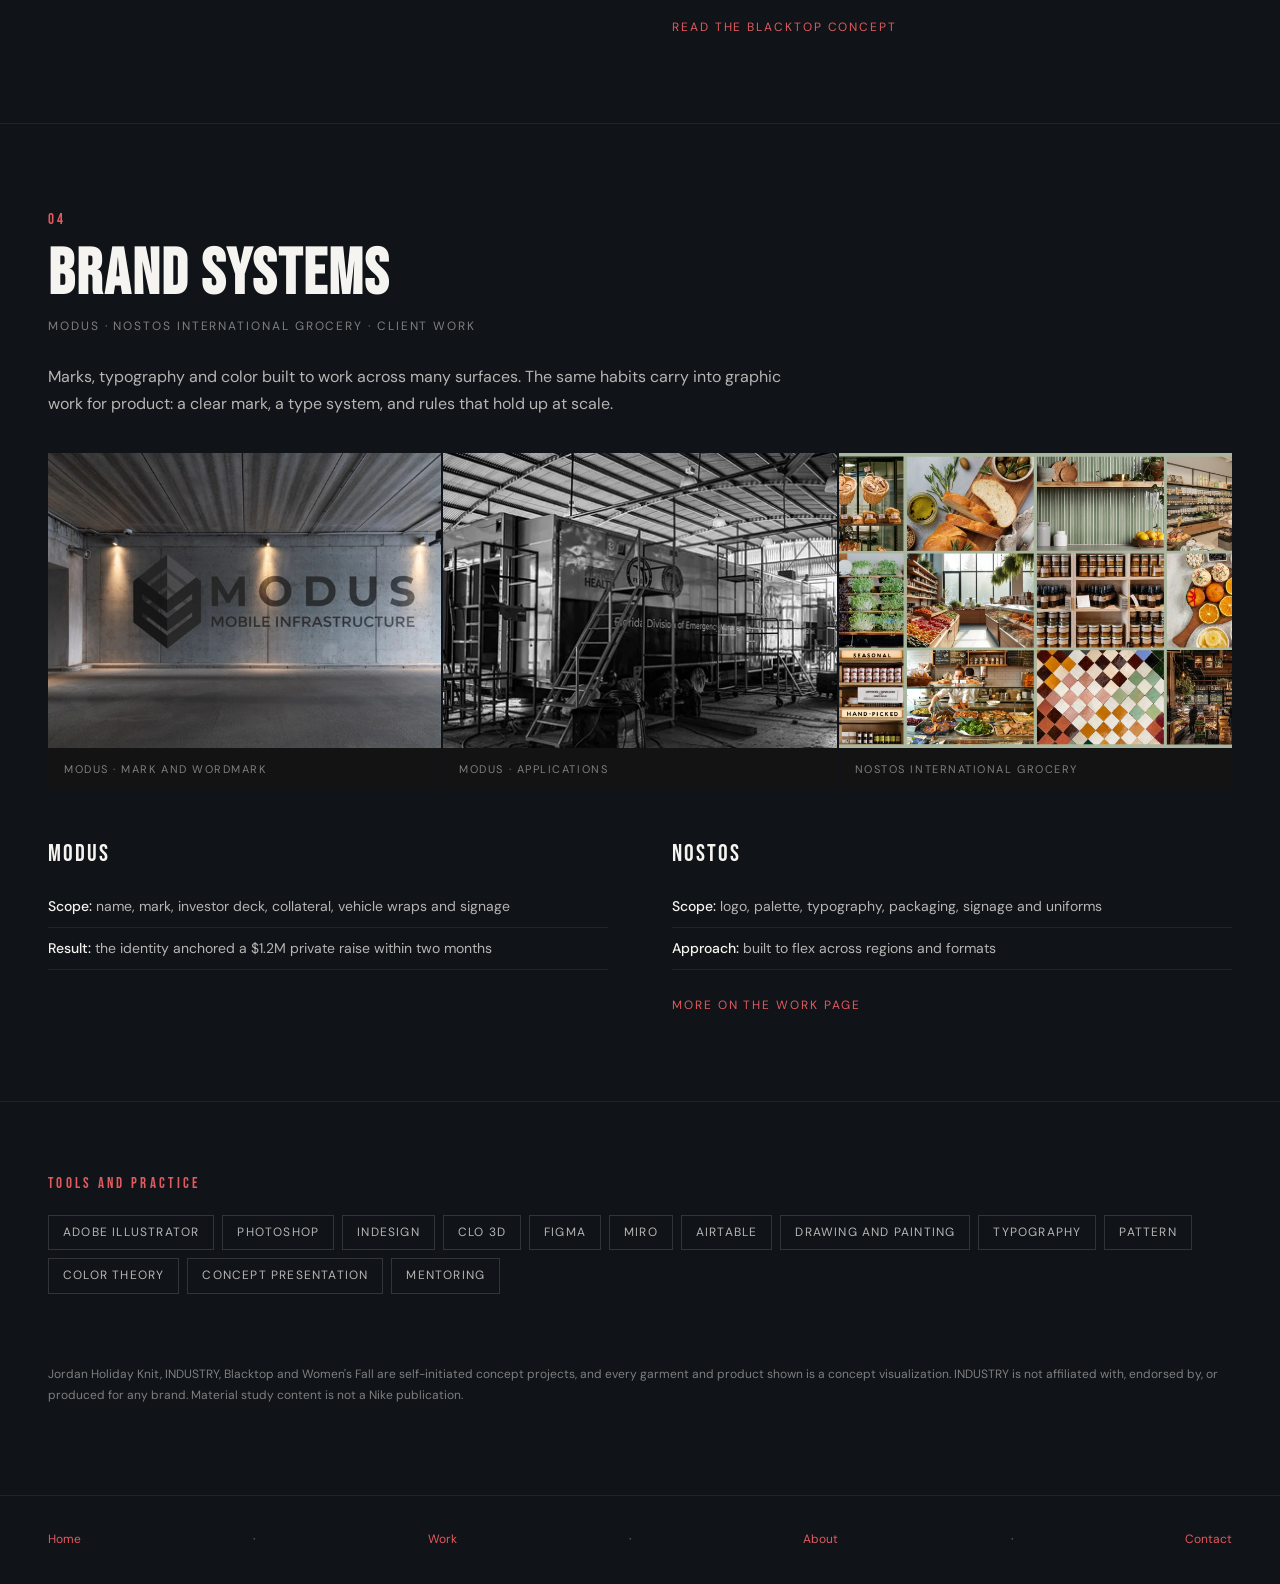
<file: graphic-design.html>
<!DOCTYPE html>
<html lang="en">
<head>
<meta charset="UTF-8">
<meta name="viewport" content="width=device-width, initial-scale=1">
<title>Graphic Design Portfolio | Jenson Nelson</title>
<meta name="description" content="Graphic concepts and visual systems for apparel, footwear and accessories by Jenson Nelson.">
<link rel="icon" type="image/png" sizes="32x32" href="favicon-32.png">
<link rel="icon" type="image/png" sizes="16x16" href="favicon-16.png">
<link rel="apple-touch-icon" sizes="180x180" href="apple-touch-icon.png">
<link rel="preconnect" href="https://fonts.googleapis.com">
<link rel="preconnect" href="https://fonts.gstatic.com" crossorigin>
<link rel="stylesheet" href="style.css">
<style>
  .pa-hero { padding: 150px 48px 70px; max-width: var(--page-width); margin: 0 auto; }
  .pa-eyebrow { font-size: 12px; letter-spacing: 0.22em; text-transform: uppercase; color: var(--orange); margin-bottom: 24px; }
  .pa-title { font-family: var(--serif); font-size: clamp(46px, 7vw, 100px); line-height: 0.95; letter-spacing: 0.02em; max-width: 980px; margin-bottom: 28px; }
  .pa-title span { color: var(--orange); }
  .pa-sub { max-width: 680px; font-size: 17px; color: var(--text-soft); margin-bottom: 36px; }
  .pa-actions { display: flex; gap: 14px; flex-wrap: wrap; }
  .pa-index { display: grid; grid-template-columns: repeat(4, 1fr); gap: 2px; margin-top: 64px; }
  .pa-index a { background: var(--mid); padding: 20px 22px; color: var(--white); border-top: 2px solid transparent; display: block; }
  .pa-index a:hover { border-top-color: var(--orange); opacity: 1; background: var(--mid-2); }
  .pa-index .n { font-family: var(--serif); font-size: 15px; letter-spacing: 0.12em; color: var(--orange); }
  .pa-index .t { font-family: var(--serif); font-size: 26px; letter-spacing: 0.04em; line-height: 1.05; margin-top: 4px; }
  .pa-index .d { font-size: 12px; color: var(--text-muted); margin-top: 6px; }

  .pa-sec { max-width: var(--page-width); margin: 0 auto; padding: 84px 48px; border-top: 1px solid var(--rule); }
  .pa-num { font-family: var(--serif); font-size: 15px; letter-spacing: 0.22em; color: var(--orange); margin-bottom: 10px; }
  .pa-h2 { font-family: var(--serif); font-size: clamp(38px, 5vw, 64px); line-height: 1; letter-spacing: 0.03em; margin-bottom: 10px; }
  .pa-proj { font-size: 12px; letter-spacing: 0.16em; text-transform: uppercase; color: var(--text-muted); margin-bottom: 28px; }
  .pa-lead { max-width: 760px; color: var(--text-soft); font-size: 16px; margin-bottom: 36px; }

  .pa-flow { display: grid; grid-template-columns: repeat(4, 1fr); gap: 2px; margin-bottom: 40px; }
  .pa-flow > div { background: var(--mid); padding: 18px 20px; border-left: 2px solid var(--rule-strong); }
  .pa-flow b { display: block; font-family: var(--serif); font-weight: 400; font-size: 20px; letter-spacing: 0.08em; margin-bottom: 4px; }
  .pa-flow p { font-size: 13px; color: var(--text-soft); line-height: 1.55; }

  .pa-grid { display: grid; gap: 2px; margin-bottom: 2px; }
  .g2 { grid-template-columns: 1fr 1fr; } .g3 { grid-template-columns: repeat(3, 1fr); } .g5 { grid-template-columns: repeat(5, 1fr); } .g4 { grid-template-columns: repeat(4, 1fr); }
  .pa-fig { background: var(--mid); margin: 0; overflow: hidden; }
  .pa-fig img { width: 100%; height: auto; }
  .g3 .pa-fig img, .g4 .pa-fig img, .g5 .pa-fig img { aspect-ratio: 1 / 1; object-fit: cover; }
  .g3 .pa-fig, .g4 .pa-fig, .g5 .pa-fig { display: flex; flex-direction: column; }
  .g3 .pa-fig figcaption, .g4 .pa-fig figcaption, .g5 .pa-fig figcaption { margin-top: auto; }
  .pa-fig.paper { background: #f5f4f0; padding: 28px; display: flex; align-items: center; justify-content: center; }
  .pa-fig.paper img { max-height: 620px; width: auto; }
  .pa-fig figcaption { padding: 12px 16px; font-size: 11px; letter-spacing: 0.14em; text-transform: uppercase; color: var(--text-muted); background: var(--mid); }
  .pa-fig.paper figcaption { position: absolute; }

  .pa-cols { display: grid; grid-template-columns: 1fr 1fr; gap: 64px; margin-top: 44px; }
  .pa-cols h3 { font-family: var(--serif); font-weight: 400; font-size: 24px; letter-spacing: 0.08em; margin-bottom: 12px; }
  .pa-cols ul { list-style: none; }
  .pa-cols li { font-size: 14px; color: var(--text-soft); padding: 9px 0; border-bottom: 1px solid var(--rule); }
  .pa-cols li b { color: var(--white); font-weight: 500; }
  .pa-link { display: inline-block; margin-top: 26px; font-size: 12px; letter-spacing: 0.16em; text-transform: uppercase; }

  .pa-chips { display: grid; grid-template-columns: repeat(6, 1fr); gap: 2px; margin-bottom: 2px; }
  .pa-chip { padding: 70px 14px 14px; min-height: 150px; display: flex; flex-direction: column; justify-content: flex-end; }
  .pa-chip b { font-family: var(--serif); font-weight: 400; font-size: 22px; letter-spacing: 0.06em; }
  .pa-chip span { font-size: 11px; letter-spacing: 0.1em; opacity: 0.75; }
  .pa-chips.three { grid-template-columns: repeat(3, 1fr); margin-top: 24px; }

  .pa-tools { max-width: var(--page-width); margin: 0 auto; padding: 70px 48px; border-top: 1px solid var(--rule); }
  .pa-tags { display: flex; flex-wrap: wrap; gap: 8px; margin-top: 18px; }
  .pa-tags span { border: 1px solid var(--rule-strong); padding: 7px 14px; font-size: 12px; letter-spacing: 0.1em; text-transform: uppercase; color: var(--text-soft); }
  .pa-note { max-width: var(--page-width); margin: 0 auto; padding: 0 48px 90px; font-size: 12px; color: var(--text-muted); line-height: 1.7; }

  @media (max-width: 900px) {
    .pa-hero, .pa-sec, .pa-tools, .pa-note { padding-left: 22px; padding-right: 22px; }
    .pa-hero { padding-top: 120px; }
    .pa-index, .pa-flow, .g3, .g4, .g5, .pa-chips { grid-template-columns: 1fr 1fr; }
    .g2, .pa-cols { grid-template-columns: 1fr !important; gap: 28px; }
    .pa-fig.paper img { max-height: 420px; }
  }
  @media (max-width: 520px) { .pa-index, .pa-flow, .g3, .g4, .g5 { grid-template-columns: 1fr; } }
  .pa-fig.wide img { aspect-ratio: 16 / 9; object-fit: cover; }
  .pa-fig.flat { background:#f5f4f0; display:flex; align-items:center; justify-content:center; padding:28px; }
  .pa-fig.flat img { max-height: 560px; width:auto; }
  .pa-fig.crop img { aspect-ratio: 4 / 3; object-fit: cover; object-position: center top; }

  .flat-sheet { position: relative; background: #f5f4f0; color: #101317; padding: 54px 36px 30px;
    background-image: linear-gradient(rgba(16,19,23,0.08) 1px, transparent 1px), linear-gradient(90deg, rgba(16,19,23,0.08) 1px, transparent 1px);
    background-size: 40px 40px; background-position: center top; }
  .flat-sheet::before, .flat-sheet::after { content: ""; position: absolute; width: 22px; height: 22px; border: 2px solid #C8102E; }
  .flat-sheet::before { top: 14px; left: 14px; border-right: 0; border-bottom: 0; }
  .flat-sheet::after { bottom: 14px; right: 14px; border-left: 0; border-top: 0; }
  .flat-sheet .fs-tag { position: absolute; top: 16px; font-family: 'Bebas Neue', Impact, sans-serif; font-size: 15px; letter-spacing: 0.14em; color: #101317; }
  .flat-sheet .fs-tag.left { left: 48px; } .flat-sheet .fs-tag.right { right: 48px; color: #C8102E; }
  .flat-sheet img { display: block; width: 100%; height: auto; filter: drop-shadow(0 22px 28px rgba(16,19,23,0.28)); }
  .flat-sheet .fs-cap { display: flex; justify-content: space-between; gap: 16px; margin-top: 18px; font-size: 10px; letter-spacing: 0.22em; text-transform: uppercase; font-weight: 700; color: #101317; }
  .flat-sheet .fs-cap span:last-child { color: rgba(16,19,23,0.55); font-weight: 500; }
</style>
</head>
<body>

<nav>
  <a class="nav-name" href="index.html">JENSON NELSON</a>
  <ul class="nav-links">
    <li><a href="index.html">Home</a></li>
    <li><a href="work.html">Work</a></li>
    <li><a href="about.html">About</a></li>
    <li><a class="nav-cta" href="contact.html">Contact</a></li>
  </ul>
</nav>

<header class="pa-hero">
  <div class="pa-eyebrow">Graphic Design Portfolio</div>
  <h1 class="pa-title">GRAPHIC CONCEPTS BUILT AS SYSTEMS<span>.</span> MARKS, TYPE, PATTERN AND COLOR.</h1>
  <p class="pa-sub">Four projects that start with a story from the culture around a product and end as finished graphics for apparel, footwear and accessories. Each one shows the thinking behind it.</p>
  <div class="pa-actions">
    <a class="btn-primary" href="#s1">See the work</a>
    <a class="btn-secondary" href="contact.html">Contact</a>
  </div>
  <div class="pa-index" role="navigation" aria-label="Sections">
    <a href="#s1"><div class="n">01</div><div class="t">INDUSTRY</div><div class="d">Wordmark, prints, jersey</div></a>
    <a href="#s2"><div class="n">02</div><div class="t">Jordan Holiday Knit</div><div class="d">Motif, color and production</div></a>
    <a href="#s3"><div class="n">03</div><div class="t">Footwear + Color</div><div class="d">Blacktop AF1 and Women's Fall</div></a>
    <a href="#s4"><div class="n">04</div><div class="t">Brand Systems</div><div class="d">Marks and typography at scale</div></a>
  </div>
</header>

<!-- 01 -->
<section class="pa-sec" id="s1">
  <div class="pa-num">01</div>
  <h2 class="pa-h2">INDUSTRY: A GRAPHIC SYSTEM FOR THE FLOOR</h2>
  <div class="pa-proj">Graphics and allover print capsule · Self-initiated concept</div>
  <p class="pa-lead">I serve and bartend alongside people who all wear the same shoe, and they were missing apparel to go with it. INDUSTRY is a graphic system drawn from what is already in the building: paperwork, type, floor paths and glass rings. It runs from a wordmark to four prints to a jersey.</p>
  <div class="pa-flow">
    <div><b>Insight</b><p>A room of hospitality workers already chose the shoe. The apparel was missing.</p></div>
    <div><b>Concept</b><p>Four prints drawn from tickets, floor paths and bar rings, with a wordmark and a set of graphic hits.</p></div>
    <div><b>System</b><p>One print engine, six colors and three colorways per print, built to recolor each season.</p></div>
    <div><b>Product</b><p>Tees, aprons, headwear and a jersey, each placed and scaled per garment.</p></div>
  </div>

  <figure class="pa-fig" style="margin-bottom:2px;"><img src="img/industry-jersey-86.jpg" alt="INDUSTRY 86 jersey" loading="lazy" style="width:100%;max-width:760px;margin:0 auto;"><figcaption>Jersey · INDUSTRY 86</figcaption></figure>
  <div class="pa-grid g2">
    <figure class="pa-fig"><img src="img/INDUSTRY_GUEST_CHECK_1536x1024.jpg" alt="Guest Check pattern in three colorways" loading="lazy"><figcaption>Guest Check · seamless repeat</figcaption></figure>
    <figure class="pa-fig"><img src="img/INDUSTRY_TICKET_RAIL_1536x1024.jpg" alt="Ticket Rail type pattern in three colorways" loading="lazy"><figcaption>Ticket Rail · continuous type</figcaption></figure>
  </div>
  <div class="pa-grid g2">
    <figure class="pa-fig"><img src="img/INDUSTRY_BEHIND_1536x1024.jpg" alt="Behind floor path pattern in three colorways" loading="lazy"><figcaption>Behind · floor path illustration</figcaption></figure>
    <figure class="pa-fig"><img src="img/INDUSTRY_TABLE_RINGS_1536x1024.jpg" alt="Table Rings pattern in three colorways" loading="lazy"><figcaption>Table Rings · large scale texture</figcaption></figure>
  </div>
  <div class="pa-grid g4 sq" style="margin-top:2px;">
    <figure class="pa-fig"><img src="img/industry-worn-heard-tank.jpg" alt="HEARD graphic on a white tank, worn with a ball" loading="lazy"><figcaption>HEARD · Oven on white</figcaption></figure>
    <figure class="pa-fig"><img src="img/industry-worn-all-day-tee.jpg" alt="ALL DAY graphic on a black tee" loading="lazy"><figcaption>ALL DAY · Bleach on black</figcaption></figure>
    <figure class="pa-fig"><img src="img/industry-worn-ticket-rail-tee.jpg" alt="Ticket Rail allover tee in the Ticket colorway" loading="lazy"><figcaption>Ticket Rail · Ticket colorway</figcaption></figure>
    <figure class="pa-fig"><img src="img/industry-worn-guest-check-crew.jpg" alt="Guest Check allover crewneck in the Walk-In colorway" loading="lazy"><figcaption>Guest Check · Walk-In colorway</figcaption></figure>
  </div>
  <div class="pa-chips" style="margin-top:24px;">
    <div class="pa-chip" style="background:#101114; border:1px solid var(--rule-strong);"><b>Service Black</b><span>#101114</span></div>
    <div class="pa-chip" style="background:#D8D3C4; color:#101114;"><b>Bleach</b><span>#D8D3C4</span></div>
    <div class="pa-chip" style="background:#D8C66B; color:#101114;"><b>Ticket</b><span>#D8C66B</span></div>
    <div class="pa-chip" style="background:#789A9D; color:#101114;"><b>Walk-In</b><span>#789A9D</span></div>
    <div class="pa-chip" style="background:#C95732;"><b>Oven</b><span>#C95732</span></div>
    <div class="pa-chip" style="background:#18283D;"><b>Last Call</b><span>#18283D</span></div>
  </div>
  <div class="pa-cols">
    <div>
      <h3>THE JERSEY</h3>
      <ul>
        <li><b>Why 86:</b> kitchen shorthand for out of stock, and the number on the jersey</li>
        <li><b>Body:</b> Guest Check print on a Bleach ground, scaled up so the ticket details read across the chest</li>
        <li><b>Side panels:</b> Behind print on Service Black</li>
        <li><b>Numerals and wordmark:</b> Oven 86 with a black outline, and an arched INDUSTRY wordmark</li>
      </ul>
    </div>
    <div>
      <h3>THE SYSTEM</h3>
      <ul>
        <li><b>Season two:</b> Ticket Rail carries over, Guest Check recolors, Table Rings is rebuilt</li>
        <li><b>Custom programs:</b> Ticket Rail is built from a text file, so a team can have its own language</li>
        <li><b>Graphic hits:</b> wordmark, 86, ALL DAY and HEARD for chests, hems and headwear</li>
      </ul>
      <a class="pa-link" href="industry.html">Read the full INDUSTRY study</a>
    </div>
  </div>
</section>

<!-- 02 -->
<section class="pa-sec" id="s2">
  <div class="pa-num">02</div>
  <h2 class="pa-h2">JORDAN HOLIDAY KNIT</h2>
  <div class="pa-proj">Holiday jacquard sweater · Self-initiated concept</div>
  <p class="pa-lead">A holiday sweater that keeps the Jumpman and the Gym Red at the center. The motif, the yarn colors and the pattern bands were designed together, then documented so a vendor can build it.</p>
  <div class="pa-flow">
    <div><b>Insight</b><p>Holiday knitwear usually feels like a costume. This one should look like Jordan.</p></div>
    <div><b>Concept</b><p>A Jumpman and tree motif in matched bands, with Gym Red stripes and rib trim.</p></div>
    <div><b>System</b><p>Three yarn colors, six pattern bands, and a repeat sized for a 12-gauge jacquard.</p></div>
    <div><b>Product</b><p>A full tech pack with flats, trims and graded specs from S to 3XL.</p></div>
  </div>

  <div class="pa-grid g2">
    <figure class="pa-fig wide"><img src="work-jordan-2.jpg" alt="Jordan holiday sweater, full look" loading="lazy"><figcaption>Full look</figcaption></figure>
    <figure class="pa-fig wide"><img src="work-jordan-1.jpg" alt="Jordan holiday sweater, lifestyle" loading="lazy"><figcaption>Lifestyle</figcaption></figure>
  </div>
  <div class="pa-grid g2">
    <div class="flat-sheet"><span class="fs-tag left">BACK VIEW</span><span class="fs-tag right">JM-H26-001</span><img src="img/jordan-sweater-flat.png" alt="Jordan holiday jacquard sweater, garment flat, back view" loading="lazy"><div class="fs-cap"><span>Garment flat: back view</span><span>Tech pack JM-H26-001</span></div></div>
    <div class="pa-fig" style="padding:36px; display:flex; flex-direction:column; justify-content:center;">
      <div style="font-family:var(--serif); font-size:34px; letter-spacing:0.05em; line-height:1.05; margin-bottom:14px;">COLOR STORY</div>
      <div style="display:grid; grid-template-columns:repeat(3,1fr); gap:2px; margin-bottom:18px;">
        <div class="pa-chip" style="background:#15151A; border:1px solid var(--rule-strong); min-height:110px; padding-top:40px;"><b>Black</b><span>19-4005 TCX</span></div>
        <div class="pa-chip" style="background:#F0F0F0; color:#101114; min-height:110px; padding-top:40px;"><b>White</b><span>11-0601 TCX</span></div>
        <div class="pa-chip" style="background:#C8102E; min-height:110px; padding-top:40px;"><b>Gym Red</b><span>19-1763 TCX</span></div>
      </div>
      <p style="color:var(--text-soft); font-size:14px;">Black carries the ground, white carries the motif, and Gym Red is kept for the stripes and rib trim so it reads as the signature.</p>
      <a class="btn-secondary" style="margin-top:22px; align-self:flex-start;" href="jordan-holiday-tech-pack.html">Open the full tech pack</a>
    </div>
  </div>
</section>

<!-- 03 -->
<section class="pa-sec" id="s3">
  <div class="pa-num">03</div>
  <h2 class="pa-h2">FOOTWEAR AND COLOR</h2>
  <div class="pa-proj">Blacktop Air Force 1 · Nike Women's Fall · Self-initiated concepts</div>
  <p class="pa-lead">Two concepts that start from a place and a season. Blacktop looks at the Air Force 1 as it is lived in on an outdoor court. Women's Fall builds a color story and carries it from apparel to footwear.</p>
  <div class="pa-grid g2">
    <figure class="pa-fig wide"><img src="work-nike-1.jpg" alt="Nike Women's Fall campaign concept" loading="lazy"><figcaption>Women's Fall · campaign concept</figcaption></figure>
    <figure class="pa-fig wide"><img src="work-nike-4.jpg" alt="Women's Fall color and fabric swatch board" loading="lazy"><figcaption>Women's Fall · color and fabric board</figcaption></figure>
  </div>
  <div class="pa-cols">
    <div>
      <h3>WOMEN'S FALL</h3>
      <ul>
        <li><b>Research:</b> cultural research and moodboards to set the direction</li>
        <li><b>Palette:</b> black, slate, peach, blush, warm stone and taupe, with a cool seafoam accent</li>
        <li><b>Carry-through:</b> applied across apparel graphics and footwear colorways</li>
      </ul>
    </div>
    <div>
      <h3>BLACKTOP AF1</h3>
      <ul>
        <li><b>Territory:</b> the Air Force 1 as it is lived in on the outdoor court</li>
        <li><b>Materials:</b> tumbled leather, court suede and a sun-bleached line</li>
        <li><b>Cost thinking:</b> detail where the eye lands first and standard material elsewhere</li>
      </ul>
      <a class="pa-link" href="af1-blacktop-concept.html">Read the Blacktop concept</a>
    </div>
  </div>
</section>

<!-- 04 -->
<section class="pa-sec" id="s4">
  <div class="pa-num">04</div>
  <h2 class="pa-h2">BRAND SYSTEMS</h2>
  <div class="pa-proj">Modus · Nostos International Grocery · Client work</div>
  <p class="pa-lead">Marks, typography and color built to work across many surfaces. The same habits carry into graphic work for product: a clear mark, a type system, and rules that hold up at scale.</p>
  <div class="pa-grid g3">
    <figure class="pa-fig crop"><img src="work-modus-1.jpg" alt="Modus brand identity on a concrete wall" loading="lazy"><figcaption>Modus · mark and wordmark</figcaption></figure>
    <figure class="pa-fig crop"><img src="work-modus-2.jpg" alt="Modus brand application" loading="lazy"><figcaption>Modus · applications</figcaption></figure>
    <figure class="pa-fig crop"><img src="work-nostos-1.jpg" alt="Nostos International Grocery" loading="lazy"><figcaption>Nostos International Grocery</figcaption></figure>
  </div>
  <div class="pa-cols">
    <div>
      <h3>MODUS</h3>
      <ul>
        <li><b>Scope:</b> name, mark, investor deck, collateral, vehicle wraps and signage</li>
        <li><b>Result:</b> the identity anchored a $1.2M private raise within two months</li>
      </ul>
    </div>
    <div>
      <h3>NOSTOS</h3>
      <ul>
        <li><b>Scope:</b> logo, palette, typography, packaging, signage and uniforms</li>
        <li><b>Approach:</b> built to flex across regions and formats</li>
      </ul>
      <a class="pa-link" href="work.html">More on the Work page</a>
    </div>
  </div>
</section>

<section class="pa-tools">
  <div class="pa-num">TOOLS AND PRACTICE</div>
  <div class="pa-tags">
    <span>Adobe Illustrator</span><span>Photoshop</span><span>InDesign</span><span>CLO 3D</span><span>Figma</span><span>Miro</span><span>Airtable</span><span>Drawing and Painting</span><span>Typography</span><span>Pattern</span><span>Color Theory</span><span>Concept Presentation</span><span>Mentoring</span>
  </div>
</section>

<p class="pa-note">Jordan Holiday Knit, INDUSTRY, Blacktop and Women's Fall are self-initiated concept projects, and every garment and product shown is a concept visualization. INDUSTRY is not affiliated with, endorsed by, or produced for any brand. Material study content is not a Nike publication.</p>

<footer style="border-top:1px solid var(--rule); padding:34px 48px; text-align:center; font-size:12px; color:var(--text-muted);">
  <a href="index.html">Home</a> &nbsp;&middot;&nbsp; <a href="work.html">Work</a> &nbsp;&middot;&nbsp; <a href="about.html">About</a> &nbsp;&middot;&nbsp; <a href="contact.html">Contact</a>
</footer>

</body>
</html>
</file>
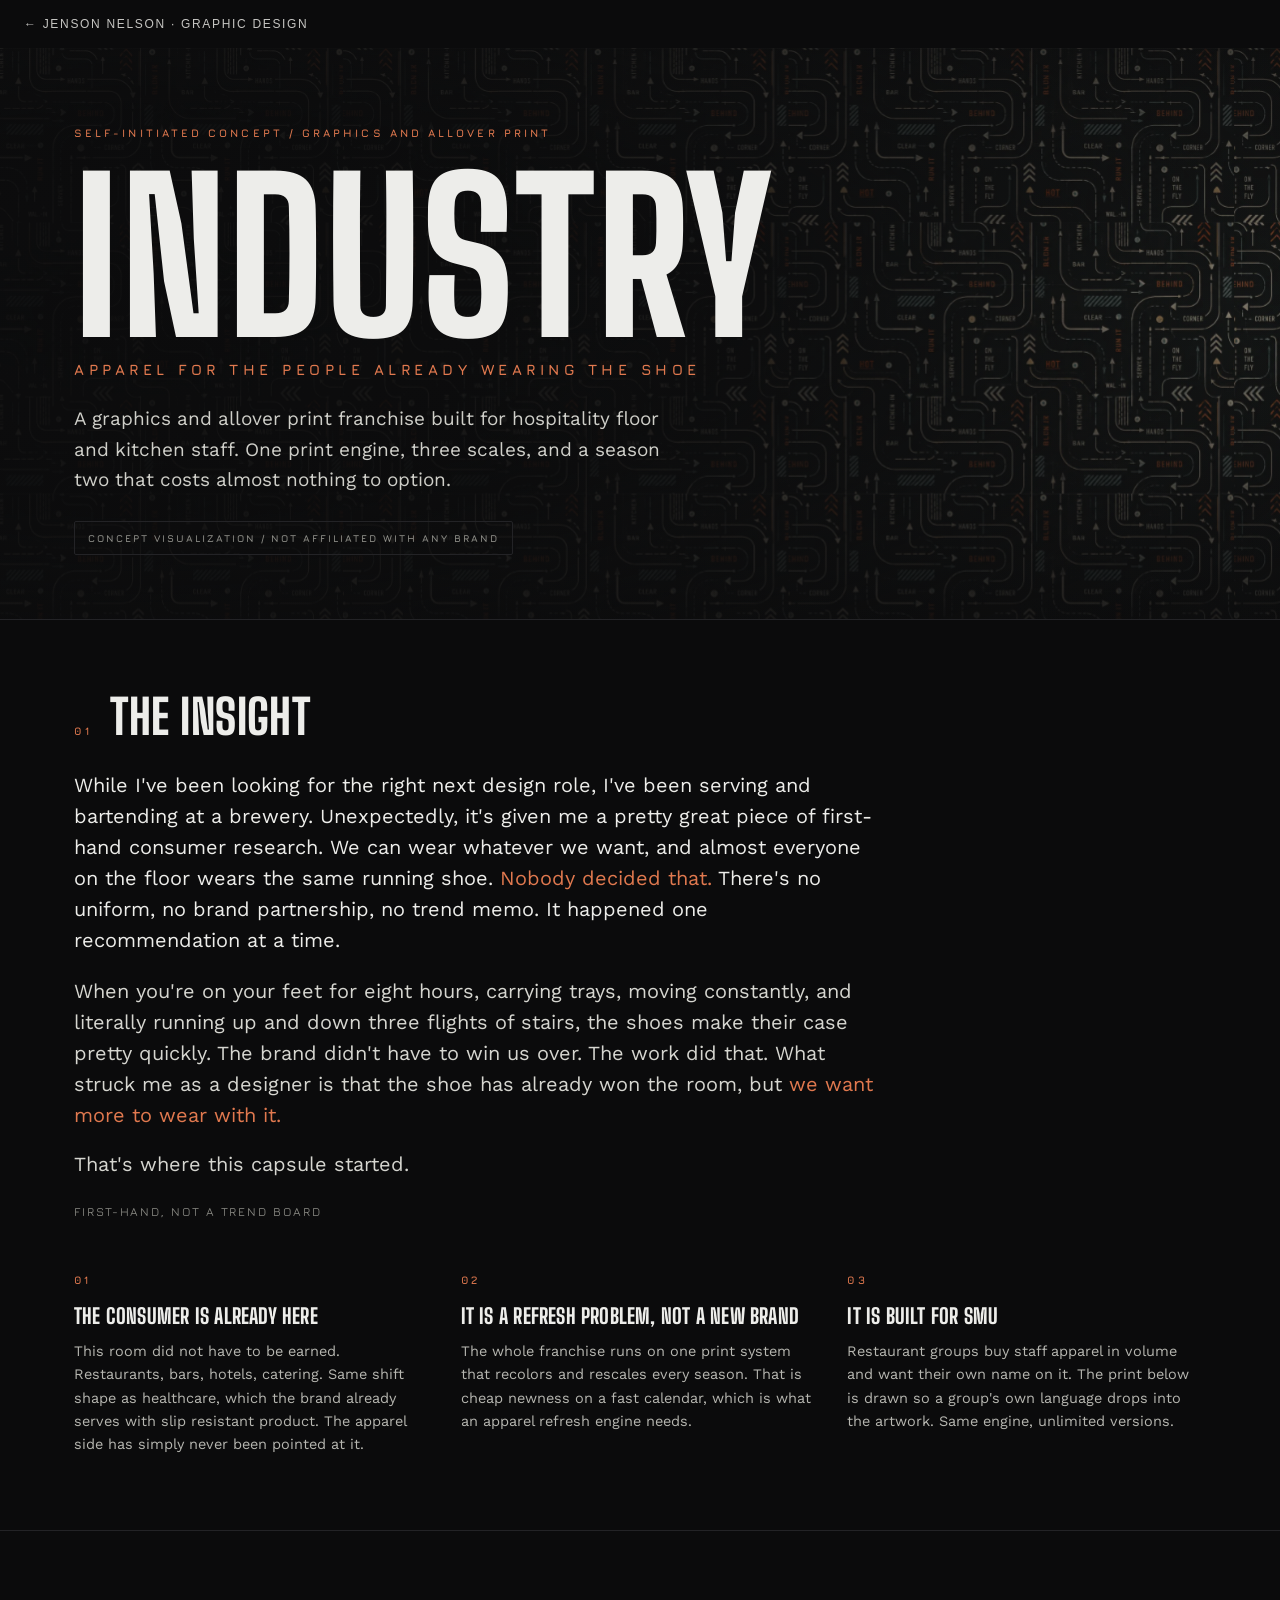
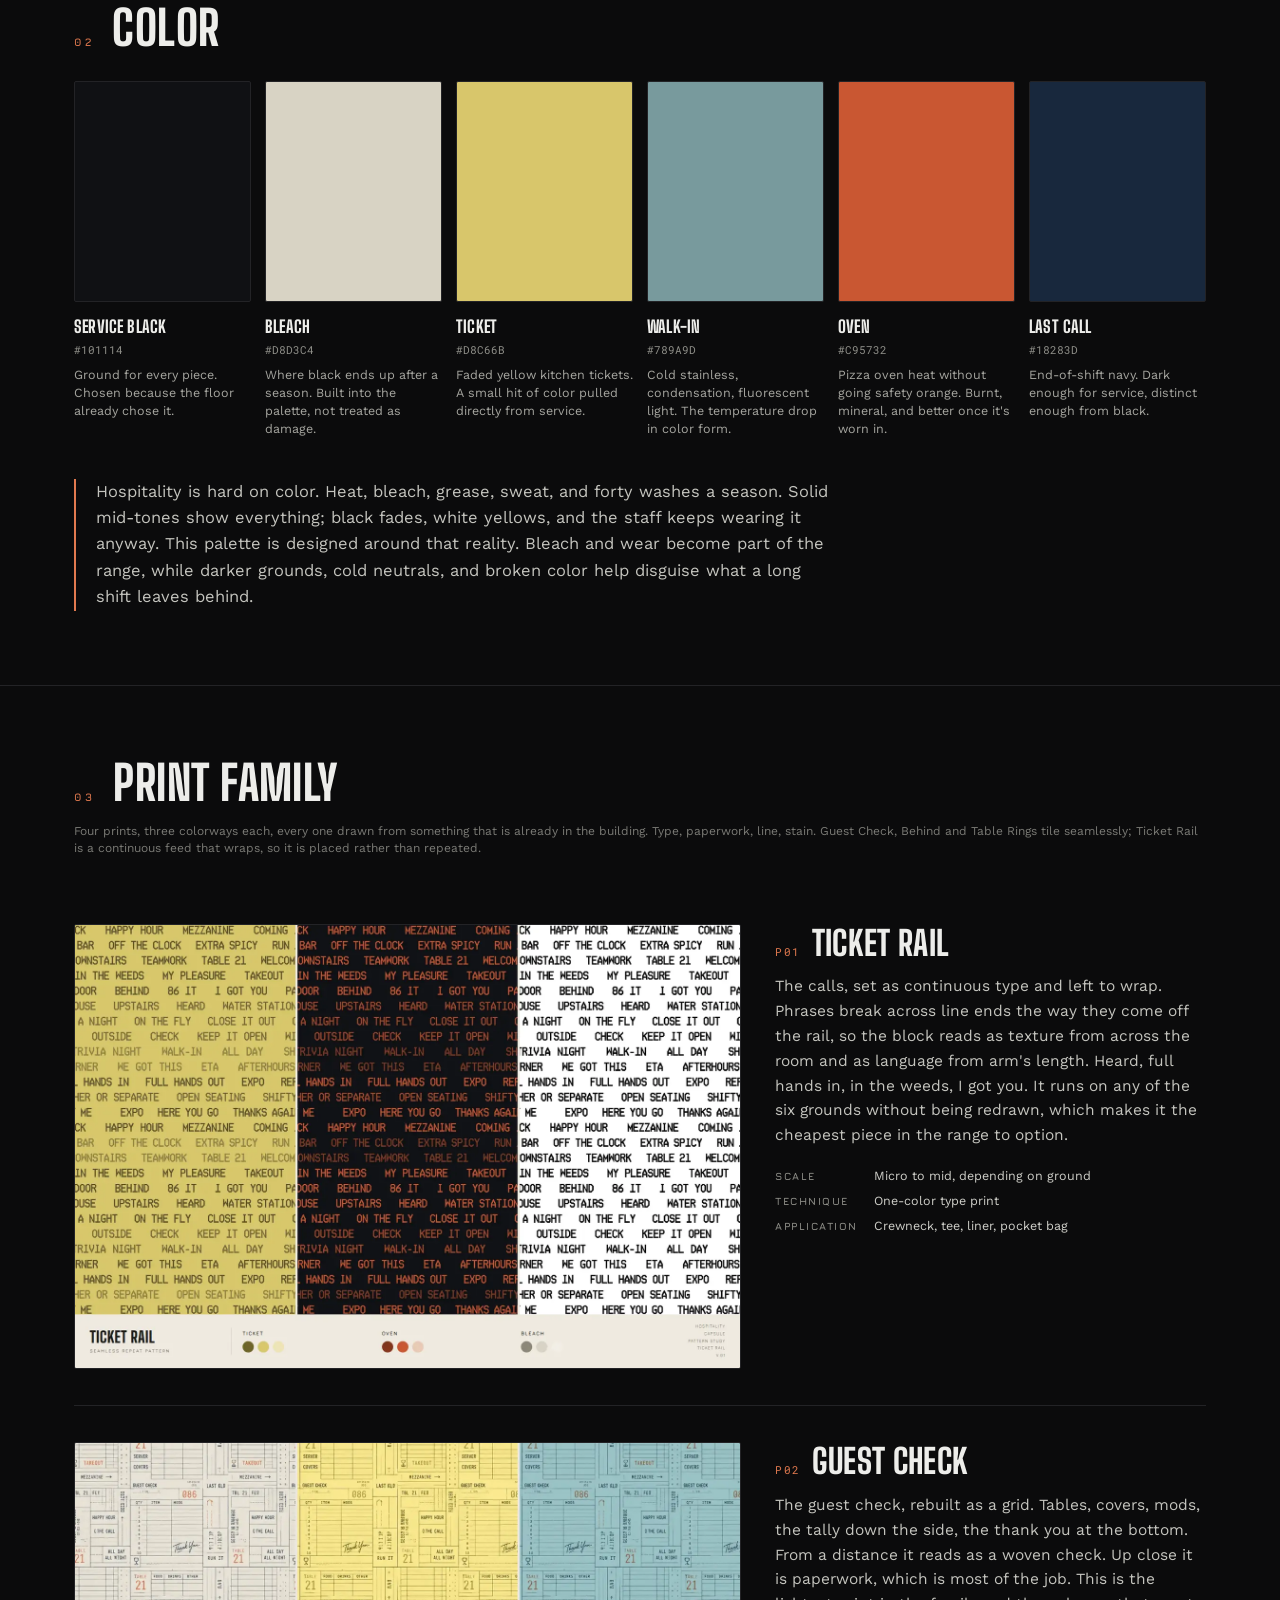
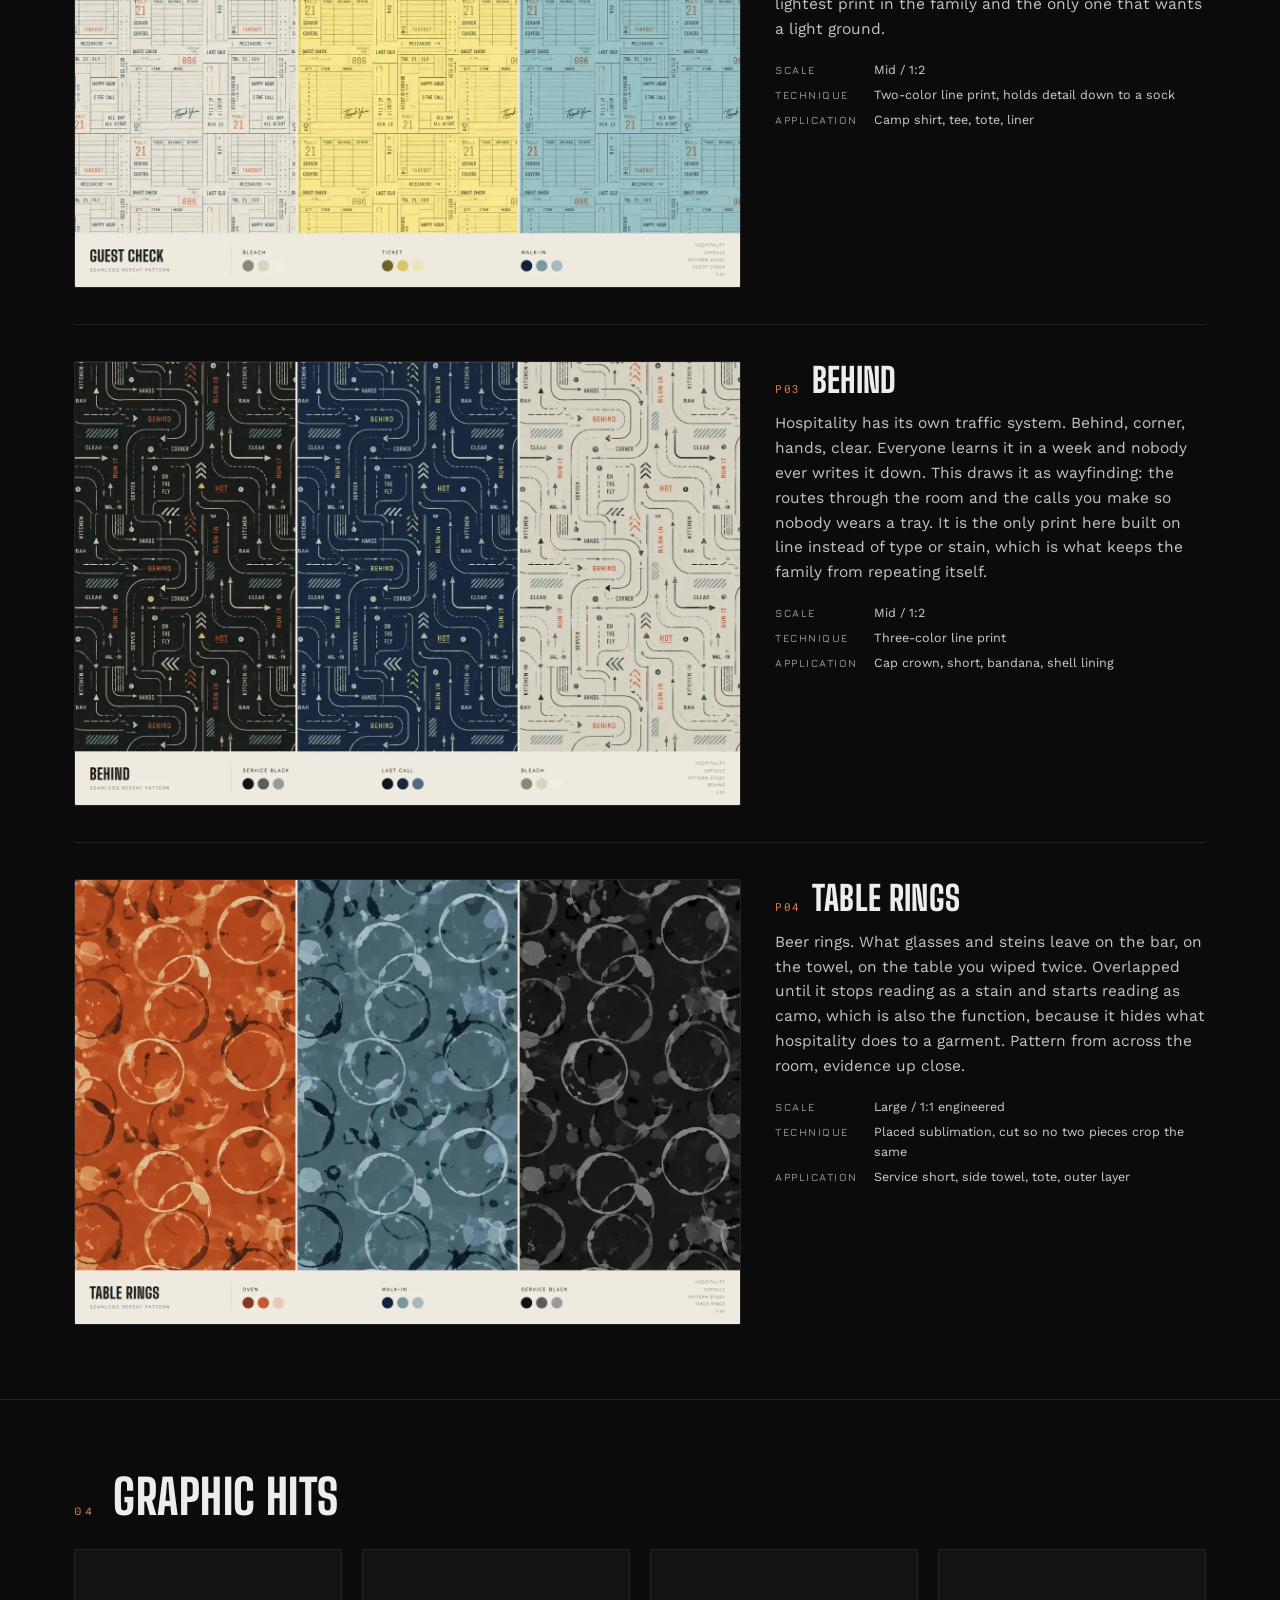
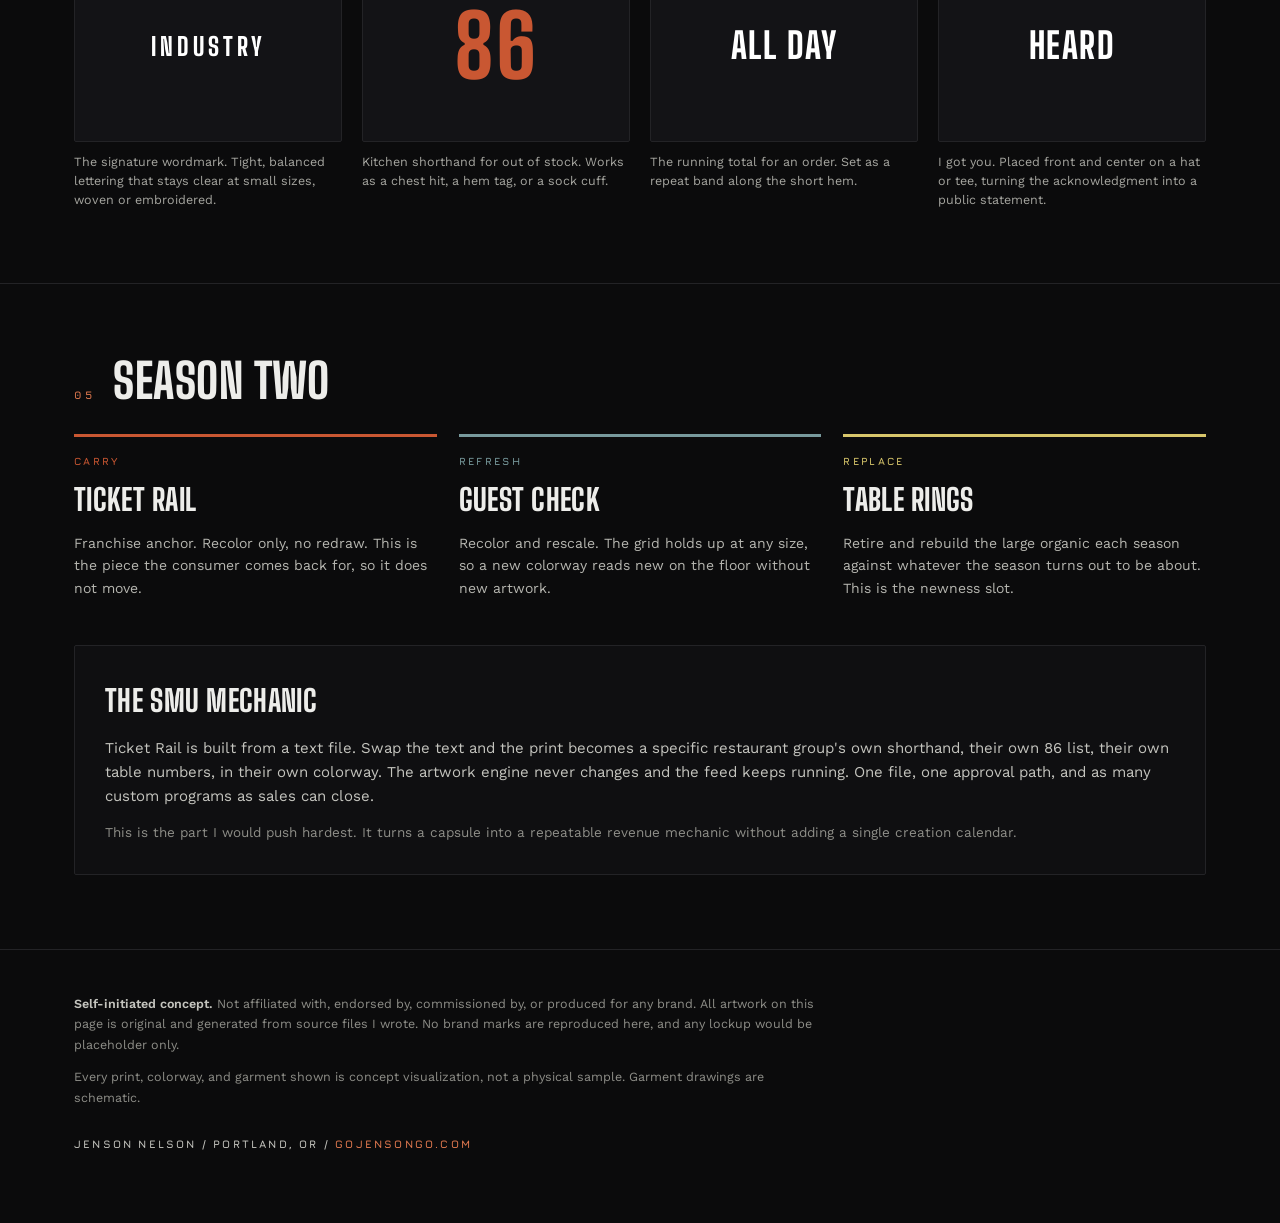
<file: industry.html>
<!doctype html>
<html lang="en"><head>
<meta charset="utf-8">
<meta name="viewport" content="width=device-width,initial-scale=1">
<title>INDUSTRY: Graphics and Allover Print Capsule | Jenson Nelson</title>
<meta name="description" content="A self-initiated graphics and allover print
 capsule concept for the hospitality industry. Jenson Nelson.">
<style>@font-face{font-family:BSD;font-style:normal;font-weight:800;font-display:swap;src:url([data-uri]) format('woff2')}@font-face{font-family:BSD;font-style:normal;font-weight:600;font-display:swap;src:url([data-uri]) format('woff2')}@font-face{font-family:WS;font-style:normal;font-weight:400;font-display:swap;src:url([data-uri]) format('woff2')}@font-face{font-family:WS;font-style:normal;font-weight:500;font-display:swap;src:url([data-uri]) format('woff2')}@font-face{font-family:WS;font-style:normal;font-weight:600;font-display:swap;src:url([data-uri]) format('woff2')}@font-face{font-family:JU;font-style:normal;font-weight:500;font-display:swap;src:url([data-uri]) format('woff2')}@font-face{font-family:JU;font-style:normal;font-weight:700;font-display:swap;src:url([data-uri]) format('woff2')}@font-face{font-family:RM;font-style:normal;font-weight:400;font-display:swap;src:url([data-uri]) format('woff2')}@font-face{font-family:RM;font-style:normal;font-weight:700;font-display:swap;src:url([data-uri]) format('woff2')}
*{margin:0;padding:0;box-sizing:border-box}
:root{--bk:#0B0B0C;--ink:#EDEDEA;--dim:#8E8E88;--line:#232326;
 --fire:#E1794F;--oven:#C95732}
html{scroll-behavior:smooth}
body{background:var(--bk);color:var(--ink);font-family:WS,system-ui,sans-serif;
 font-size:16px;line-height:1.6;-webkit-font-smoothing:antialiased}
.defs{position:absolute;width:0;height:0;overflow:hidden}
.wrap{max-width:1180px;margin:0 auto;padding:0 24px}
.lab{font-family:JU;font-weight:700;font-size:11px;letter-spacing:.28em;
 text-transform:uppercase;color:var(--fire)}
section{padding:74px 0;border-top:1px solid var(--line)}
.shead{display:flex;gap:18px;align-items:baseline;margin-bottom:30px;flex-wrap:wrap}
.shead h2{font-family:BSD;font-weight:800;font-size:clamp(30px,5vw,48px);
 line-height:.95;text-transform:uppercase;letter-spacing:.01em}
.shead .lab{flex:none}

/* hero */
.hero{padding:76px 0 64px;border:0;position:relative;overflow:hidden}
.hero-bg{position:absolute;inset:0;opacity:.85}
.hero-bg svg{width:100%;height:100%;display:block}
.hero-scrim{position:absolute;inset:0;background:
 radial-gradient(118% 95% at 12% 46%,rgba(11,11,12,.96) 0%,rgba(11,11,12,.86) 38%,rgba(11,11,12,.22) 74%,rgba(11,11,12,0) 100%),
 linear-gradient(180deg,rgba(11,11,12,.66) 0%,rgba(11,11,12,.04) 46%,rgba(11,11,12,.86) 100%)}
.hero-in{position:relative}
.hero .lab{display:block;margin-bottom:clamp(14px,2.6vw,30px)}
.hero h1{font-family:BSD;font-weight:800;font-size:clamp(72px,19vw,208px);
 line-height:.82;text-transform:uppercase;letter-spacing:.008em}
.hero .sub{font-family:JU;font-weight:700;font-size:clamp(11px,1.5vw,15px);
 letter-spacing:.3em;text-transform:uppercase;color:var(--fire);margin-top:16px}
.hero .deck{max-width:600px;margin-top:22px;font-size:19px;color:#CFCFC9}
.badge{display:inline-block;margin-top:26px;font-family:JU;font-weight:700;
 font-size:10px;letter-spacing:.2em;text-transform:uppercase;color:var(--dim);
 border:1px solid var(--line);padding:8px 13px;border-radius:2px}

/* insight */
.insight{font-size:clamp(16px,1.7vw,20px);line-height:1.55;max-width:800px;
 color:#EDEDEA;font-weight:400}
.insight-2{color:#D6D6D0;margin-top:20px}
.insight-3{color:#D6D6D0;margin-top:18px}
.insight em{color:var(--fire);font-style:normal}
.attrib{margin-top:22px;font-family:JU;font-weight:500;font-size:12px;
 letter-spacing:.16em;text-transform:uppercase;color:var(--dim)}
.three{display:grid;grid-template-columns:repeat(3,1fr);gap:28px;margin-top:50px}
.three h4{font-family:BSD;font-weight:800;font-size:21px;text-transform:uppercase;
 margin-bottom:8px;letter-spacing:.01em}
.three p{font-size:14.5px;color:#B6B6B0}
.three .n{font-family:JU;font-weight:700;font-size:11px;letter-spacing:.2em;
 color:var(--fire);margin-bottom:10px}

/* palette */
.pal{display:grid;grid-template-columns:repeat(6,1fr);gap:14px}
.chip-c{aspect-ratio:1/1.25;border-radius:2px;border:1px solid var(--line)}
.chip-n{font-family:BSD;font-weight:800;font-size:17px;text-transform:uppercase;
 margin-top:11px;letter-spacing:.01em}
.chip-h{font-family:RM;font-size:10.5px;color:var(--dim);margin-top:2px}
.chip-d{font-size:12.5px;color:#A6A6A0;margin-top:7px;line-height:1.45}
.bleach-note{margin-top:40px;max-width:760px;font-size:16.5px;color:#C4C4BE;
 border-left:2px solid var(--fire);padding-left:20px}

/* prints */
.print{padding:36px 0;border-bottom:1px solid var(--line);
 display:grid;grid-template-columns:1.55fr 1fr;gap:34px;align-items:start}
.print:last-child{border-bottom:0;padding-bottom:0}
.sheet{display:block;width:100%;height:auto;border-radius:2px;
 border:1px solid var(--line)}
.print-txt{padding-top:2px}
.ptitle{display:flex;align-items:baseline;gap:12px;margin-bottom:14px}
.sw-hero{width:100%;aspect-ratio:1/1;border-radius:2px;border:1px solid var(--line);
 display:block}
.sw-tall{display:block;width:100%;max-width:340px;margin:0 auto;aspect-ratio:73/150;
 border-radius:2px;border:1px solid var(--line)}
.pnum{font-family:RM;font-size:11px;color:var(--fire);letter-spacing:.1em}
.print h3{font-family:BSD;font-weight:800;font-size:34px;text-transform:uppercase;
 line-height:1;letter-spacing:.01em}
.print p{color:#C4C4BE;font-size:15.5px}
.print dl{display:grid;grid-template-columns:auto 1fr;gap:5px 16px;
 font-size:12.5px;margin-top:18px}
.print dt{font-family:JU;font-weight:700;letter-spacing:.14em;text-transform:uppercase;
 color:var(--dim);font-size:10.5px;padding-top:2px}
.print dd{color:#CFCFC9}
.ways{display:flex;gap:10px;margin-top:22px}
.way{text-align:center}
.way span{display:block;font-family:RM;font-size:9.5px;color:var(--dim);margin-top:5px;
 text-transform:uppercase;letter-spacing:.06em}
.sw-chip{width:104px;height:104px;border-radius:2px;border:1px solid var(--line);display:block}

/* hits */
.hits{display:grid;grid-template-columns:repeat(4,1fr);gap:20px}
.hit-art{background:#131316;border:1px solid var(--line);border-radius:2px;
 aspect-ratio:1/.72;display:flex;align-items:center;justify-content:center;
 font-family:BSD;font-weight:800;color:#fff;text-transform:uppercase;overflow:hidden;
 padding:10px;text-align:center}
.hit-word{font-size:clamp(15px,2.3vw,25px);letter-spacing:.16em}
.hit-big{font-size:clamp(46px,8vw,86px);color:var(--oven);letter-spacing:.02em}
.hit-mid{font-size:clamp(20px,3.4vw,36px);letter-spacing:.04em}
.hit p{font-size:12.5px;color:#A6A6A0;margin-top:11px;line-height:1.5}

/* worn shot */
.worn{margin-bottom:30px;border:1px solid var(--line);border-radius:2px;
 overflow:hidden;background:#0F0F11}
.worn img{display:block;width:100%;height:auto}
.worn figcaption{padding:16px 20px;border-top:1px solid var(--line);
 display:flex;gap:16px;align-items:baseline;flex-wrap:wrap}
.worn b{font-family:BSD;font-weight:800;font-size:20px;text-transform:uppercase;
 letter-spacing:.01em;flex:none}
.worn span{font-size:13px;color:#9A9A94;line-height:1.5;flex:1;min-width:240px}

/* range */
.range{display:grid;grid-template-columns:repeat(4,1fr);gap:22px}
.gitem{background:#0F0F11;border:1px solid var(--line);border-radius:2px;padding:16px}
.flat{width:100%;height:238px;display:block}
.gitem figcaption{margin-top:12px;border-top:1px solid var(--line);padding-top:10px}
.gitem b{font-family:BSD;font-weight:800;font-size:18px;text-transform:uppercase;
 display:block;letter-spacing:.01em}
.gp{display:block;font-family:JU;font-weight:700;font-size:9.5px;letter-spacing:.18em;
 text-transform:uppercase;color:var(--fire);margin-top:3px}
.gn{display:block;font-size:12px;color:#9A9A94;margin-top:7px;line-height:1.45}

/* optioning */
.opts{display:grid;grid-template-columns:repeat(3,1fr);gap:22px}
.opt{border-top:3px solid var(--oc);padding-top:16px}
.opt-k{font-family:JU;font-weight:700;font-size:10.5px;letter-spacing:.22em;
 text-transform:uppercase;color:var(--oc)}
.opt-n{font-family:BSD;font-weight:800;font-size:30px;text-transform:uppercase;
 margin:5px 0 9px;letter-spacing:.01em}
.opt p{font-size:14px;color:#B6B6B0}
.smu{margin-top:46px;border:1px solid var(--line);border-radius:2px;padding:30px;
 background:#0F0F11;display:grid;grid-template-columns:1fr;gap:32px;
 align-items:center}
.smu h4{font-family:BSD;font-weight:800;font-size:30px;text-transform:uppercase;
 margin-bottom:12px;letter-spacing:.01em}
.smu p{color:#C4C4BE;font-size:15px}
.smu .sw-hero{aspect-ratio:16/9}

footer{border-top:1px solid var(--line);padding:44px 0 70px;color:var(--dim);
 font-size:12.5px;line-height:1.65}
footer b{color:#C4C4BE;font-weight:600}
footer a{color:var(--fire);text-decoration:none}
.disc{max-width:740px}
.sig{margin-top:26px;font-family:JU;font-weight:700;font-size:11px;letter-spacing:.2em;
 text-transform:uppercase;color:#C4C4BE}

@media(max-width:960px){
 .pal{grid-template-columns:repeat(3,1fr)}
 .range{grid-template-columns:repeat(2,1fr)}
 .hits{grid-template-columns:repeat(2,1fr)}
 .three,.opts{grid-template-columns:1fr}
 .print{grid-template-columns:1fr;gap:22px}
 .smu{grid-template-columns:1fr}
}
@media(max-width:560px){
 .pal{grid-template-columns:repeat(2,1fr)}
 .range,.hits{grid-template-columns:1fr}
 section{padding:52px 0}
}
</style>
</head><body>
<div style="position:relative;z-index:5;padding:18px 24px;font:500 12px/1 sans-serif;letter-spacing:0.14em;text-transform:uppercase;"><a href="graphic-design.html" style="color:#f5f4f0;text-decoration:none;opacity:0.8;">&larr; Jenson Nelson &middot; Graphic Design</a></div>

<svg class="defs" aria-hidden="true" width="0" height="0"><defs><symbol id="s-beh-black" viewBox="0 0 1100 1100" preserveAspectRatio="none"><image href="img/industry-study/industry-1.webp" width="1100" height="1100" preserveAspectRatio="none"/></symbol><pattern id="img-beh-black-780" patternUnits="userSpaceOnUse" width="780" height="780.0"><use href="#s-beh-black" width="780" height="780.0"/></pattern></defs></svg>

<header class="hero">
  <div class="hero-bg"><svg viewBox="0 0 2600 1000" preserveAspectRatio="xMidYMid slice"><rect width="2600" height="1000" fill="url(#img-beh-black-780)"/></svg></div>
  <div class="hero-scrim"></div>
  <div class="wrap hero-in">
    <div class="lab">Self-initiated concept / Graphics and allover print</div>
    <h1>Industry</h1>
    <div class="sub">Apparel for the people already wearing the shoe</div>
    <p class="deck">A graphics and allover print franchise built for hospitality
      floor and kitchen staff. One print engine, three scales, and a season two
      that costs almost nothing to option.</p>
    <div class="badge">Concept visualization / Not affiliated with any brand</div>
  </div>
</header>

<section><div class="wrap">
  <div class="shead"><span class="lab">01</span><h2>The insight</h2></div>
  <p class="insight">While I've been looking for the right next design role, I've
    been serving and bartending at a brewery. Unexpectedly, it's given me a pretty
    great piece of first-hand consumer research. We can wear whatever we want, and
    almost everyone on the floor wears the same running shoe. <em>Nobody decided that.</em> There's
    no uniform, no brand partnership, no trend memo. It happened one recommendation
    at a time.</p>
  <p class="insight insight-2">When you're on your feet for eight hours, carrying
    trays, moving constantly, and literally running up and down three flights of
    stairs, the shoes make their case pretty quickly. The brand didn't have to win us
    over. The work did that. What struck me as a designer is that the shoe has
    already won the room, but <em>we want more to wear with it.</em></p>
  <p class="insight insight-3">That's where this capsule started.</p>
  <div class="attrib">First-hand, not a trend board</div>
  <div class="three">
    <div><div class="n">01</div><h4>The consumer is already here</h4>
      <p>This room did not have to be earned. Restaurants, bars, hotels, catering.
      Same shift shape as healthcare, which the brand already serves with slip
      resistant product. The apparel side has simply never been pointed at it.</p></div>
    <div><div class="n">02</div><h4>It is a refresh problem, not a new brand</h4>
      <p>The whole franchise runs on one print system that recolors and rescales
      every season. That is cheap newness on a fast calendar, which is what an
      apparel refresh engine needs.</p></div>
    <div><div class="n">03</div><h4>It is built for SMU</h4>
      <p>Restaurant groups buy staff apparel in volume and want their own name on
      it. The print below is drawn so a group's own language drops into the
      artwork. Same engine, unlimited versions.</p></div>
  </div>
</div></section>

<section><div class="wrap">
  <div class="shead"><span class="lab">02</span><h2>Color</h2></div>
  <div class="pal"><div class="chip"><div class="chip-c" style="background:#101114"></div><div class="chip-n">Service Black</div><div class="chip-h">#101114</div><div class="chip-d">Ground for every piece. Chosen because the floor already chose it.</div></div><div class="chip"><div class="chip-c" style="background:#D8D3C4"></div><div class="chip-n">Bleach</div><div class="chip-h">#D8D3C4</div><div class="chip-d">Where black ends up after a season. Built into the palette, not treated as damage.</div></div><div class="chip"><div class="chip-c" style="background:#D8C66B"></div><div class="chip-n">Ticket</div><div class="chip-h">#D8C66B</div><div class="chip-d">Faded yellow kitchen tickets. A small hit of color pulled directly from service.</div></div><div class="chip"><div class="chip-c" style="background:#789A9D"></div><div class="chip-n">Walk-In</div><div class="chip-h">#789A9D</div><div class="chip-d">Cold stainless, condensation, fluorescent light. The temperature drop in color form.</div></div><div class="chip"><div class="chip-c" style="background:#C95732"></div><div class="chip-n">Oven</div><div class="chip-h">#C95732</div><div class="chip-d">Pizza oven heat without going safety orange. Burnt, mineral, and better once it's worn in.</div></div><div class="chip"><div class="chip-c" style="background:#18283D"></div><div class="chip-n">Last Call</div><div class="chip-h">#18283D</div><div class="chip-d">End-of-shift navy. Dark enough for service, distinct enough from black.</div></div></div>
  <p class="bleach-note">Hospitality is hard on color. Heat, bleach, grease, sweat,
   and forty washes a season. Solid mid-tones show everything; black fades, white
   yellows, and the staff keeps wearing it anyway. This palette is designed around
   that reality. Bleach and wear become part of the range, while darker grounds,
   cold neutrals, and broken color help disguise what a long shift leaves behind.</p>
</div></section>

<section><div class="wrap">
  <div class="shead"><span class="lab">03</span><h2>Print family</h2>
   <span class="gn" style="margin:0;color:#7A7A75">Four prints, three colorways
   each, every one drawn from something that is already in the building. Type,
   paperwork, line, stain. Guest Check, Behind and Table Rings tile seamlessly;
   Ticket Rail is a continuous feed that wraps, so it is placed rather than
   repeated.</span></div>
  
        <article class="print">
          <img class="sheet" src="img/industry-study/industry-2.webp"
               alt="Ticket Rail pattern sheet, three colorways">
          <div class="print-txt">
            <div class="pmain">
              <div class="ptitle"><span class="pnum">P01</span>
                <h3>Ticket Rail</h3></div>
              <p>The calls, set as continuous type and left to wrap. Phrases break across line ends the way they come off the rail, so the block reads as texture from across the room and as language from arm's length. Heard, full hands in, in the weeds, I got you. It runs on any of the six grounds without being redrawn, which makes it the cheapest piece in the range to option.</p>
            </div>
            <dl>
              <dt>Scale</dt><dd>Micro to mid, depending on ground</dd>
              <dt>Technique</dt><dd>One-color type print</dd>
              <dt>Application</dt><dd>Crewneck, tee, liner, pocket bag</dd>
            </dl>
          </div>
        </article>
        <article class="print">
          <img class="sheet" src="img/industry-study/industry-3.webp"
               alt="Guest Check pattern sheet, three colorways">
          <div class="print-txt">
            <div class="pmain">
              <div class="ptitle"><span class="pnum">P02</span>
                <h3>Guest Check</h3></div>
              <p>The guest check, rebuilt as a grid. Tables, covers, mods, the tally down the side, the thank you at the bottom. From a distance it reads as a woven check. Up close it is paperwork, which is most of the job. This is the lightest print in the family and the only one that wants a light ground.</p>
            </div>
            <dl>
              <dt>Scale</dt><dd>Mid / 1:2</dd>
              <dt>Technique</dt><dd>Two-color line print, holds detail down to a sock</dd>
              <dt>Application</dt><dd>Camp shirt, tee, tote, liner</dd>
            </dl>
          </div>
        </article>
        <article class="print">
          <img class="sheet" src="img/industry-study/industry-4.webp"
               alt="Behind pattern sheet, three colorways">
          <div class="print-txt">
            <div class="pmain">
              <div class="ptitle"><span class="pnum">P03</span>
                <h3>Behind</h3></div>
              <p>Hospitality has its own traffic system. Behind, corner, hands, clear. Everyone learns it in a week and nobody ever writes it down. This draws it as wayfinding: the routes through the room and the calls you make so nobody wears a tray. It is the only print here built on line instead of type or stain, which is what keeps the family from repeating itself.</p>
            </div>
            <dl>
              <dt>Scale</dt><dd>Mid / 1:2</dd>
              <dt>Technique</dt><dd>Three-color line print</dd>
              <dt>Application</dt><dd>Cap crown, short, bandana, shell lining</dd>
            </dl>
          </div>
        </article>
        <article class="print">
          <img class="sheet" src="img/industry-study/industry-5.webp"
               alt="Table Rings pattern sheet, three colorways">
          <div class="print-txt">
            <div class="pmain">
              <div class="ptitle"><span class="pnum">P04</span>
                <h3>Table Rings</h3></div>
              <p>Beer rings. What glasses and steins leave on the bar, on the towel, on the table you wiped twice. Overlapped until it stops reading as a stain and starts reading as camo, which is also the function, because it hides what hospitality does to a garment. Pattern from across the room, evidence up close.</p>
            </div>
            <dl>
              <dt>Scale</dt><dd>Large / 1:1 engineered</dd>
              <dt>Technique</dt><dd>Placed sublimation, cut so no two pieces crop the same</dd>
              <dt>Application</dt><dd>Service short, side towel, tote, outer layer</dd>
            </dl>
          </div>
        </article>
</div></section>

<section><div class="wrap">
  <div class="shead"><span class="lab">04</span><h2>Graphic hits</h2></div>
  <div class="hits"><div class="hit"><div class="hit-art hit-word">INDUSTRY</div><p>The signature wordmark. Tight, balanced lettering that stays clear at small sizes, woven or embroidered.</p></div><div class="hit"><div class="hit-art hit-big">86</div><p>Kitchen shorthand for out of stock. Works as a chest hit, a hem tag, or a sock cuff.</p></div><div class="hit"><div class="hit-art hit-mid">ALL DAY</div><p>The running total for an order. Set as a repeat band along the short hem.</p></div><div class="hit"><div class="hit-art hit-mid">HEARD</div><p>I got you. Placed front and center on a hat or tee, turning the acknowledgment into a public statement.</p></div></div>
</div></section>


<section><div class="wrap">
  <div class="shead"><span class="lab">05</span>
   <h2>Season two</h2></div>
  <div class="opts"><div class="opt" style="--oc:#C95732"><div class="opt-k">Carry</div><div class="opt-n">Ticket Rail</div><p>Franchise anchor. Recolor only, no redraw. This is the piece the consumer comes back for, so it does not move.</p></div><div class="opt" style="--oc:#789A9D"><div class="opt-k">Refresh</div><div class="opt-n">Guest Check</div><p>Recolor and rescale. The grid holds up at any size, so a new colorway reads new on the floor without new artwork.</p></div><div class="opt" style="--oc:#D8C66B"><div class="opt-k">Replace</div><div class="opt-n">Table Rings</div><p>Retire and rebuild the large organic each season against whatever the season turns out to be about. This is the newness slot.</p></div></div>
  <div class="smu">
    <div><h4>The SMU mechanic</h4>
      <p>Ticket Rail is built from a text file. Swap the text and the print becomes
      a specific restaurant group's own shorthand, their own 86 list, their own
      table numbers, in their own colorway. The artwork engine never changes and
      the feed keeps running. One file, one approval path, and as many custom
      programs as sales can close.</p>
      <p style="margin-top:14px;color:#8E8E88;font-size:13.5px">This is the part I
      would push hardest. It turns a capsule into a repeatable revenue mechanic
      without adding a single creation calendar.</p></div>
  </div>
</div></section>

<footer><div class="wrap"><div class="disc">
  <p><b>Self-initiated concept.</b> Not affiliated with, endorsed by, commissioned
   by, or produced for any brand. All artwork on this page is original
   and generated from source files I wrote. No brand marks are reproduced here, and
   any lockup would be placeholder only.</p>
  <p style="margin-top:12px">Every print, colorway, and garment shown is concept
   visualization, not a physical sample. Garment drawings are schematic.</p>
  <div class="sig">Jenson Nelson / Portland, OR /
   <a href="https://gojensongo.com">gojensongo.com</a></div>
</div></div></footer>
</body></html>
</file>
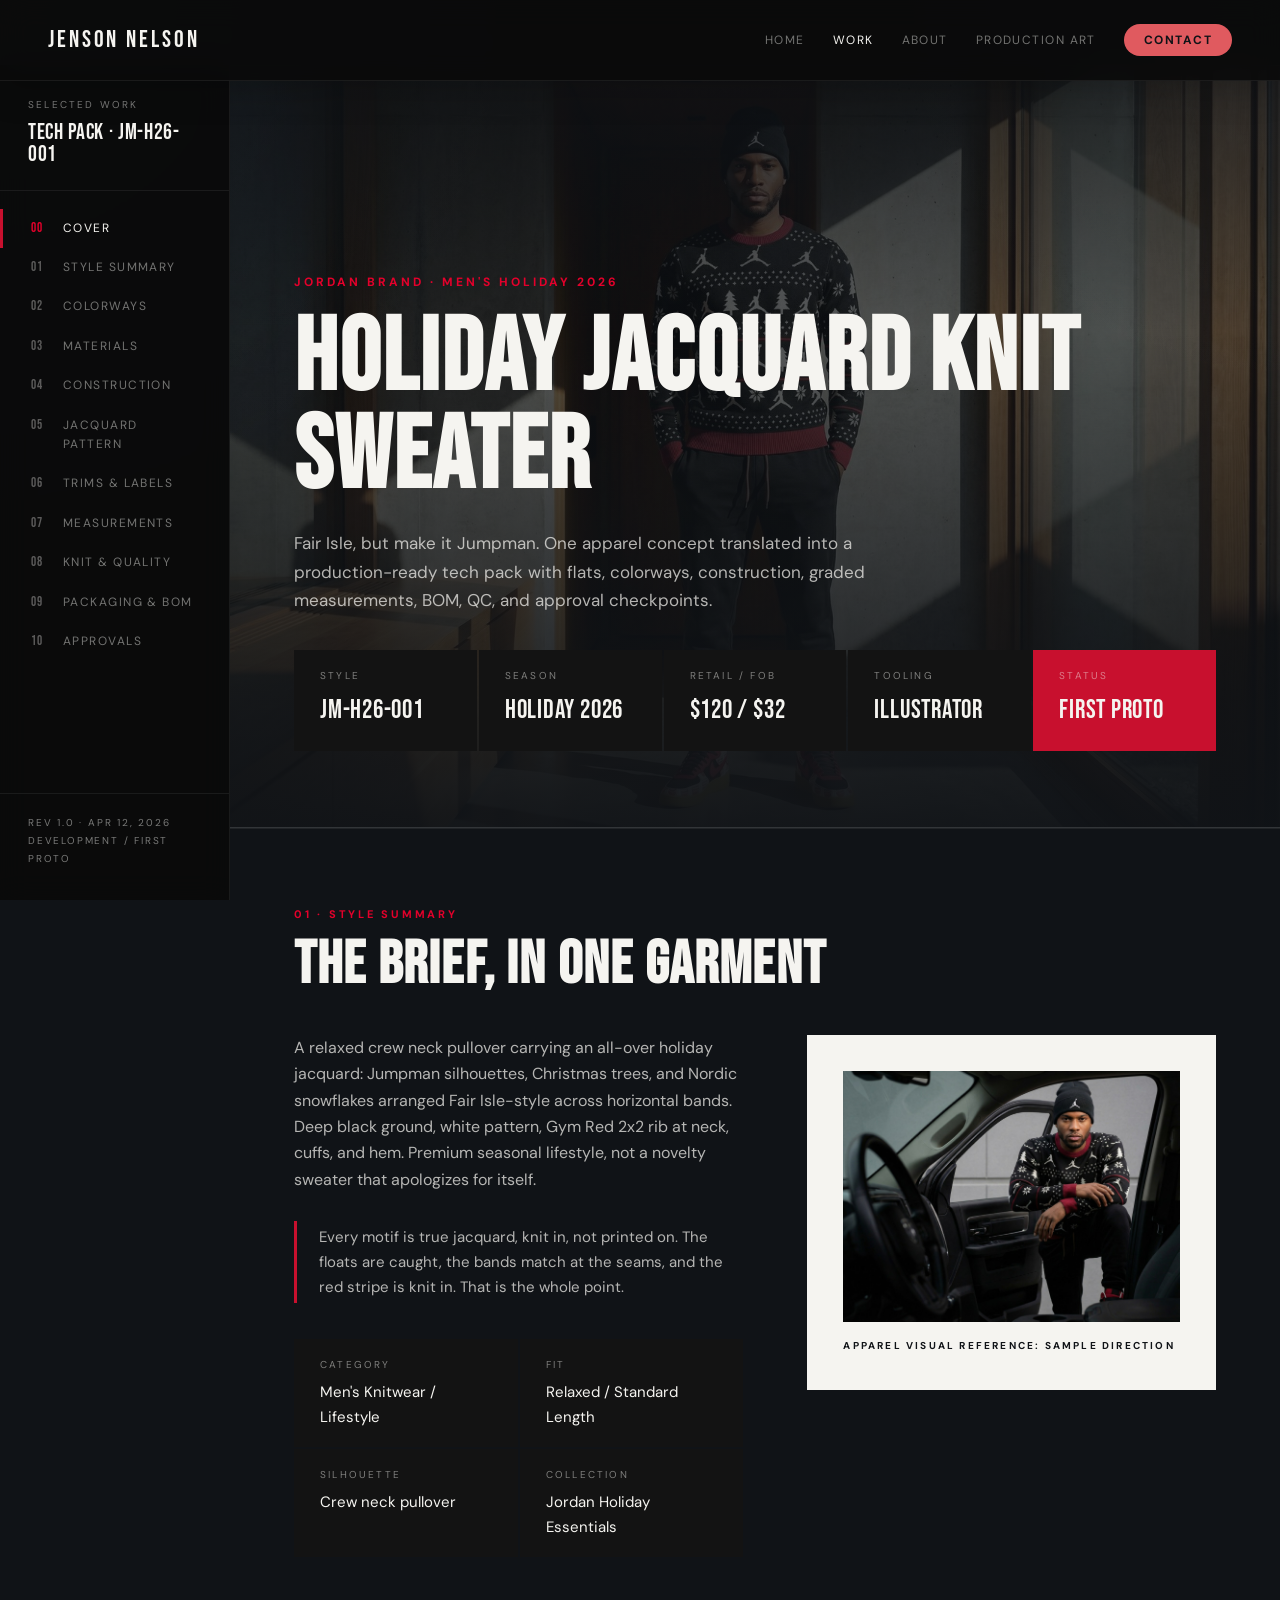
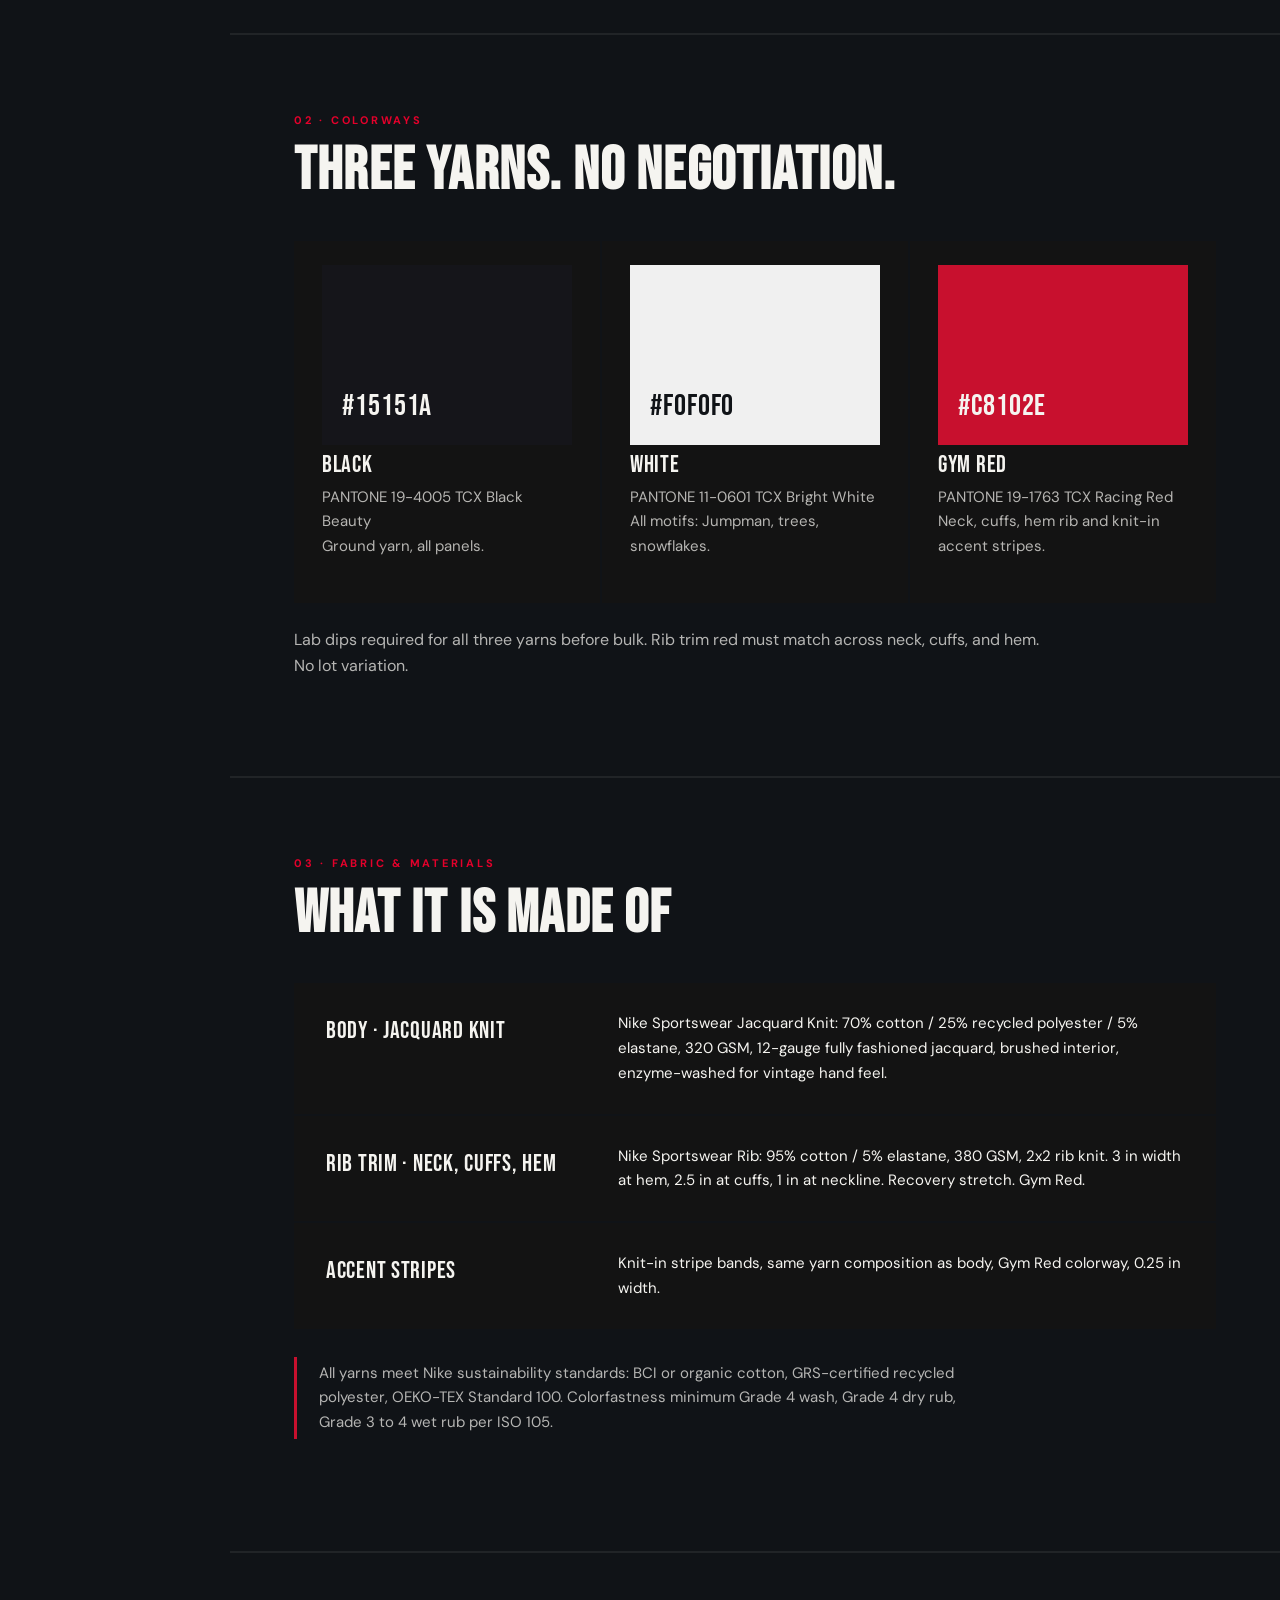
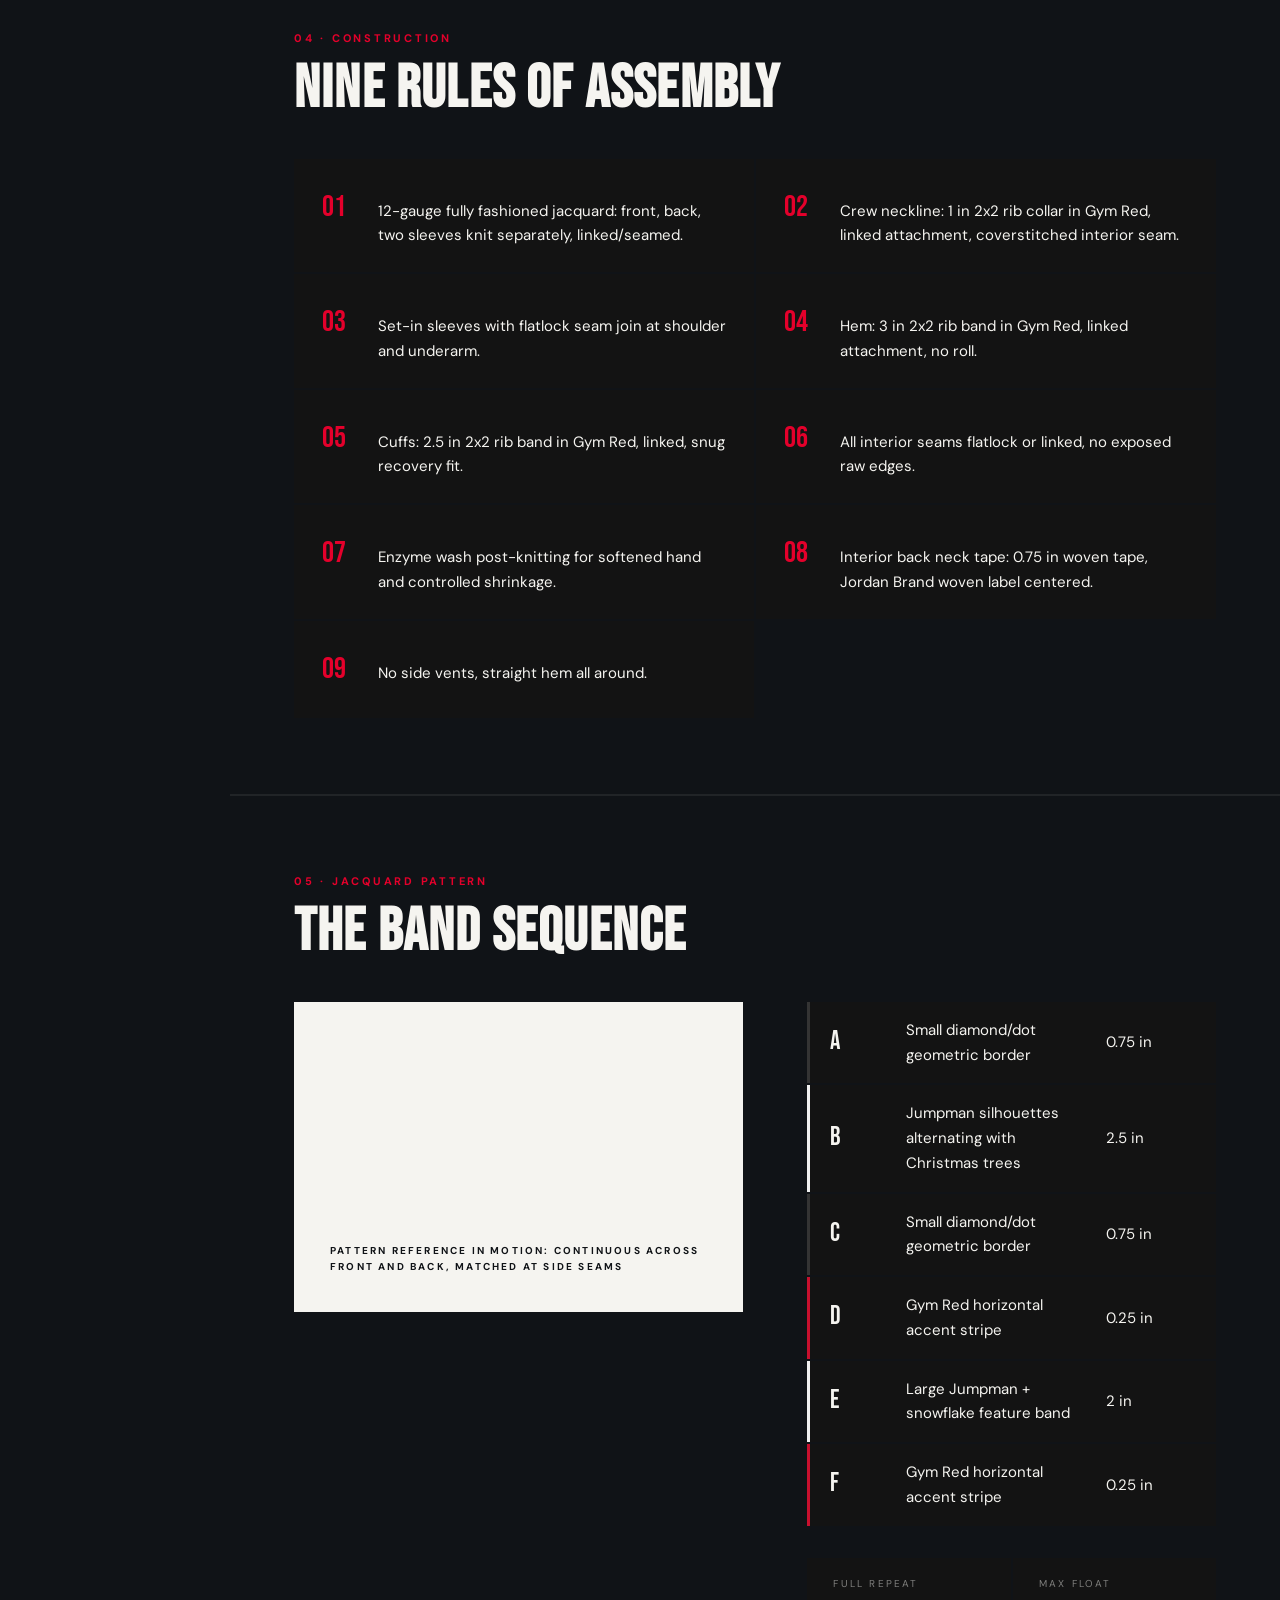
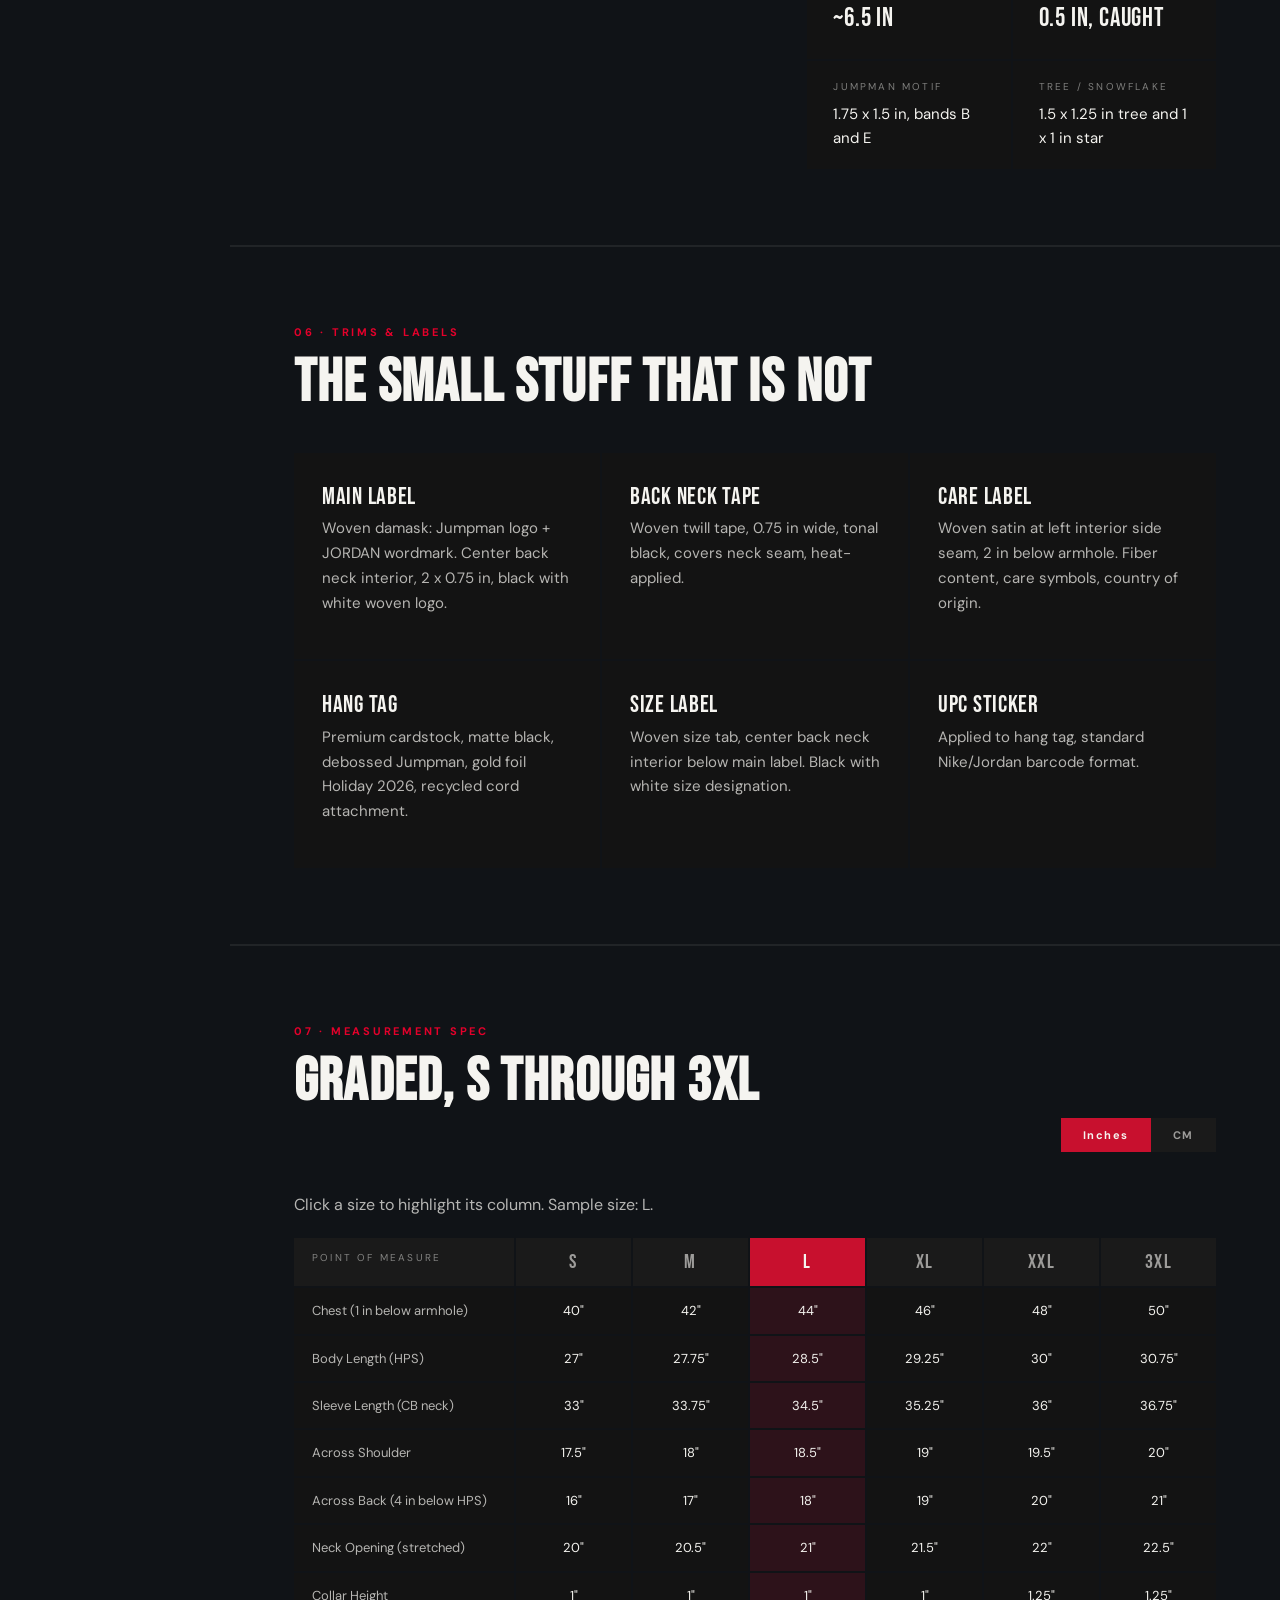
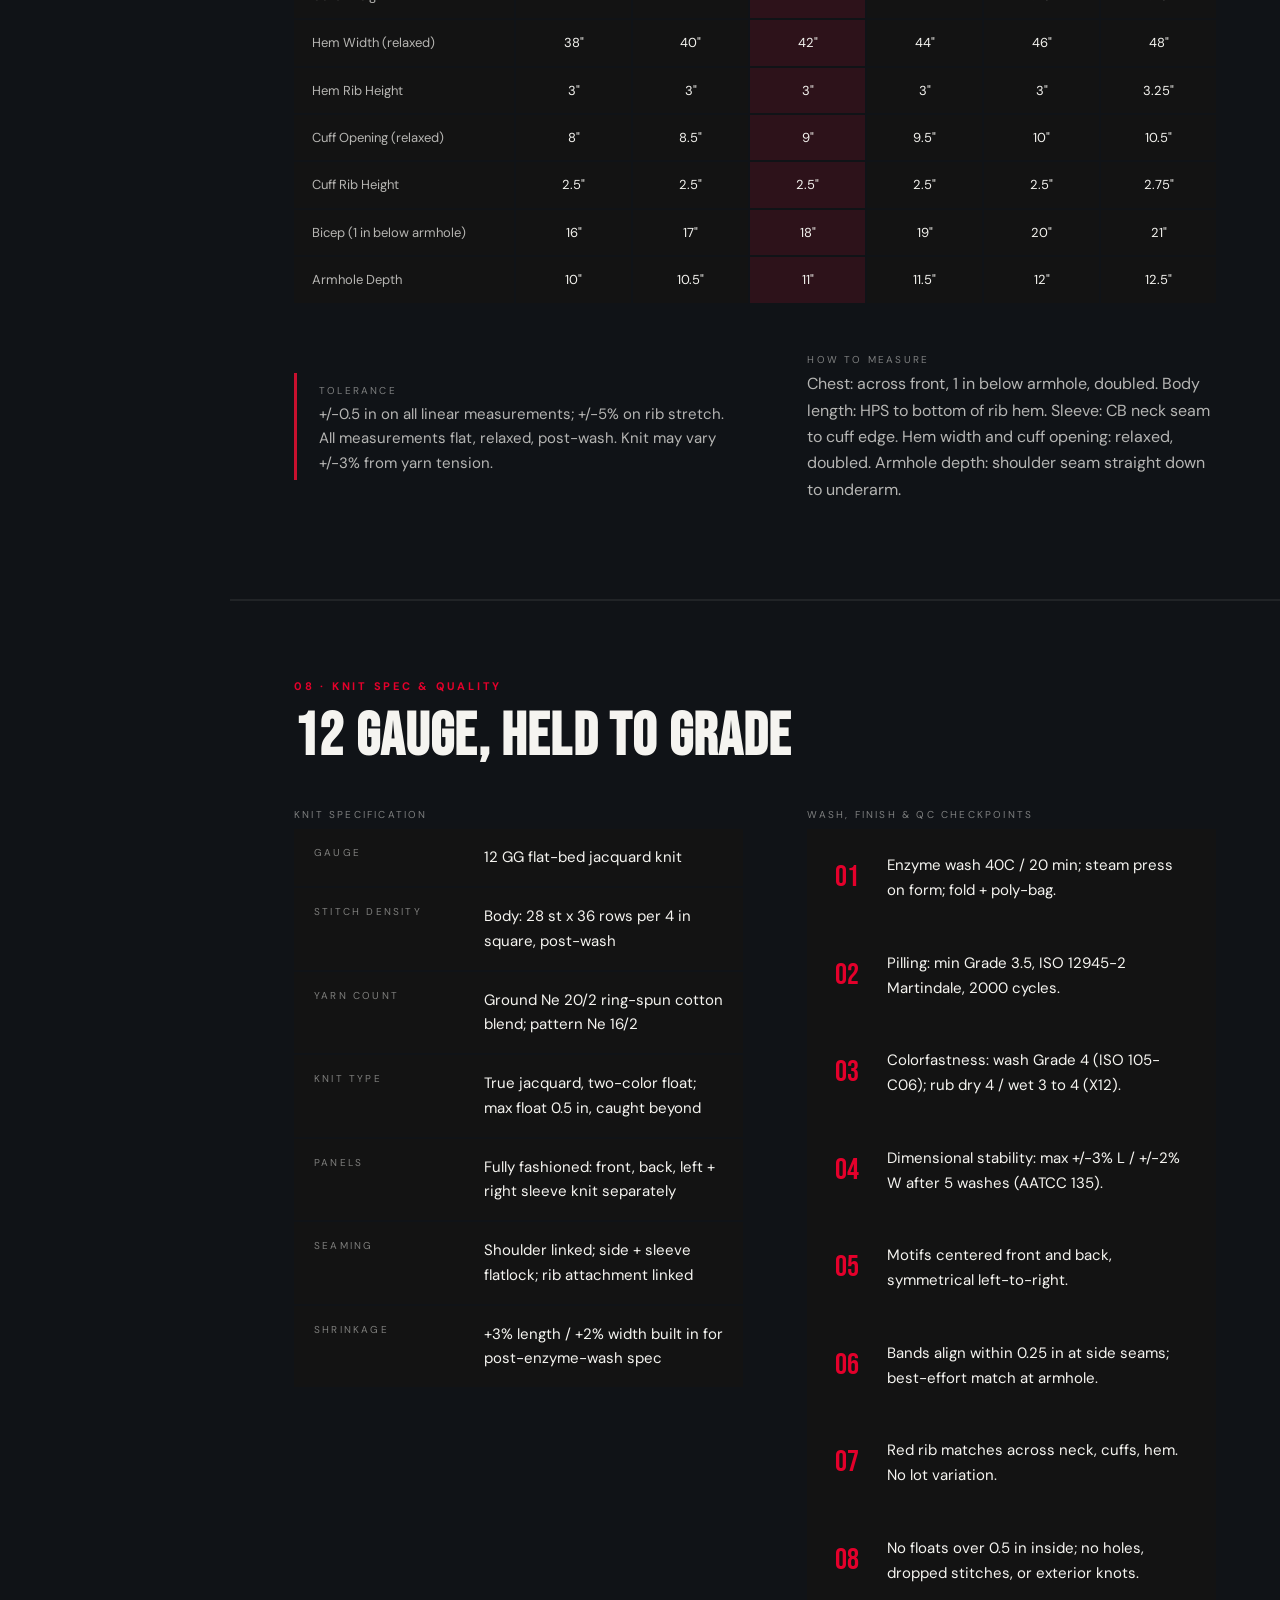
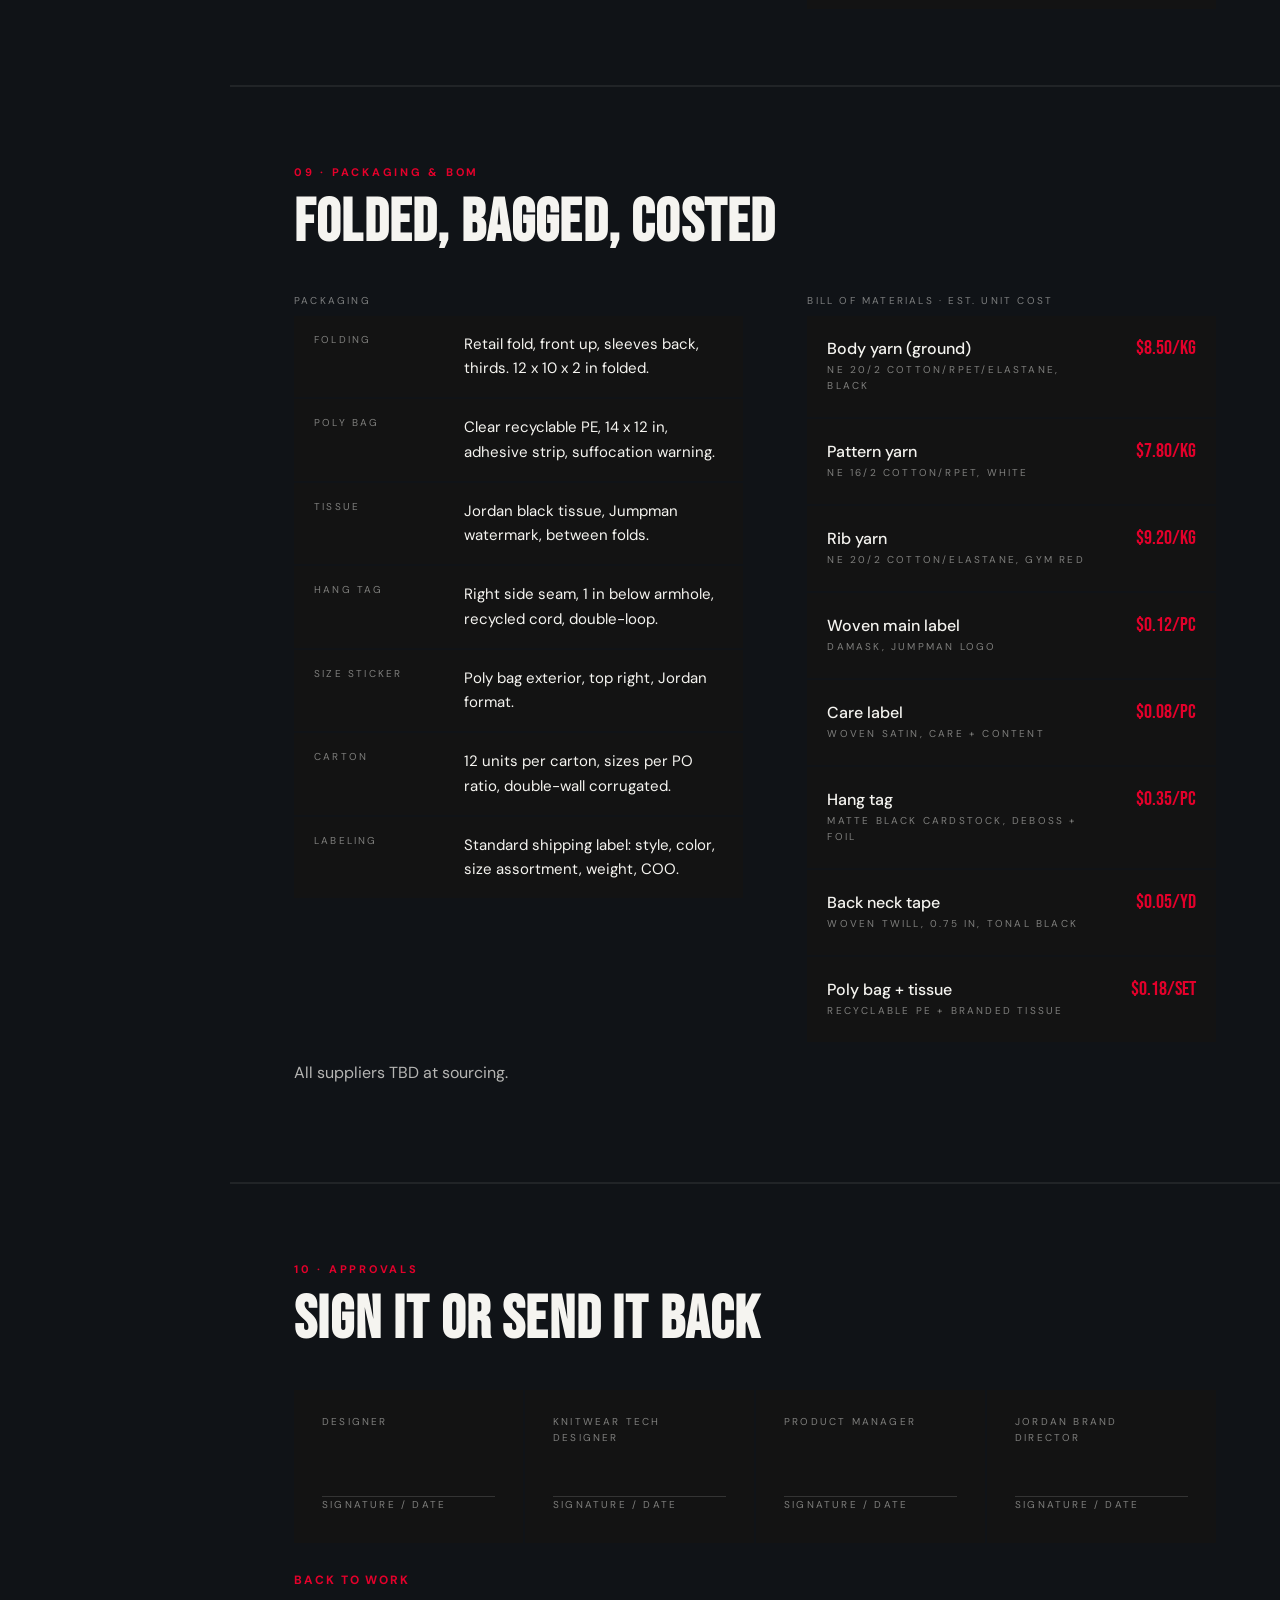
<file: jordan-holiday-tech-pack.html>
<!DOCTYPE html>
<html lang="en">
<head>
<meta charset="UTF-8">
<meta name="viewport" content="width=device-width, initial-scale=1.0">
<title>Jordan Holiday Knit Tech Pack - Jenson Nelson</title>
<link rel="stylesheet" href="style.css">
<link rel="icon" type="image/png" sizes="32x32" href="favicon-32.png">
<style>
  :root { --j-red: #C8102E; --j-bright: #E4002B; }
  body { background-color: #101317; }
  .tp-shell { padding-top: 65px; }
  .tp-side {
    position: fixed; top: 65px; left: 0; bottom: 0; width: 230px; z-index: 50;
    background: rgba(10,10,10,0.88); backdrop-filter: blur(14px); border-right: 1px solid rgba(255,255,255,0.07);
    display: flex; flex-direction: column; padding: 32px 0;
  }
  .tp-side-head { padding: 0 28px 24px; border-bottom: 1px solid rgba(255,255,255,0.07); }
  .tp-kicker { font-size: 10px; letter-spacing: 0.22em; color: rgba(245,244,240,0.48); text-transform: uppercase; margin-bottom: 8px; }
  .tp-side-title { font-family: var(--serif); font-size: 22px; letter-spacing: 0.03em; line-height: 1; }
  .tp-index { flex: 1; overflow-y: auto; padding: 18px 0; }
  .tp-index a { display: flex; align-items: baseline; gap: 8px; padding: 9px 28px; border-left: 3px solid transparent; color: rgba(245,244,240,0.45); font-size: 12px; letter-spacing: 0.12em; text-transform: uppercase; }
  .tp-index a.active { color: var(--white); border-left-color: var(--j-red); }
  .tp-index span:first-child { font-family: var(--serif); font-size: 13px; width: 24px; color: rgba(245,244,240,0.35); }
  .tp-index a.active span:first-child { color: var(--j-bright); }
  .tp-side-foot { padding: 20px 28px 0; border-top: 1px solid rgba(255,255,255,0.07); font-size: 10px; letter-spacing: 0.18em; color: rgba(245,244,240,0.48); line-height: 1.8; }
  .tp-main { margin-left: 230px; min-width: 0; }
  .tp-section { padding: 76px 64px; border-bottom: 1px solid rgba(255,255,255,0.07); }
  .tp-hero { min-height: calc(92vh - 65px); position: relative; display: flex; align-items: flex-end; overflow: hidden; border-bottom-color: rgba(255,255,255,0.14); }
  .tp-hero img { position: absolute; inset: 0; width: 100%; height: 100%; object-fit: cover; object-position: center 20%; opacity: 0.32; max-width: none; }
  .tp-hero::after { content: ''; position: absolute; inset: 0; background: linear-gradient(180deg, rgba(16,19,23,0.6) 0%, rgba(16,19,23,0) 35%, rgba(16,19,23,0.92) 100%); }
  .tp-hero-copy { position: relative; z-index: 1; width: 100%; }
  .tp-eyebrow { font-size: 11px; letter-spacing: 0.25em; color: var(--j-bright); font-weight: 700; text-transform: uppercase; margin-bottom: 14px; }
  .tp-hero .tp-eyebrow { font-size: 12px; margin-bottom: 18px; }
  .tp-hero h1, .tp-section h2 { font-family: var(--serif); text-transform: uppercase; letter-spacing: 0.02em; line-height: 0.96; color: var(--white); }
  .tp-hero h1 { font-size: clamp(56px, 8vw, 110px); margin: 0 0 22px; max-width: 900px; }
  .tp-section h2 { font-size: clamp(34px, 5vw, 60px); margin: 0 0 40px; }
  .tp-lede { font-size: 17px; color: rgba(245,244,240,0.72); max-width: 590px; line-height: 1.65; margin-bottom: 36px; }
  .tp-stats, .tile-grid, .color-grid, .construction-grid, .trim-grid, .approval-grid { display: grid; gap: 2px; }
  .tp-stats { grid-template-columns: repeat(5, minmax(140px, 1fr)); }
  .tp-tile, .tp-card, .measure-cell, .measure-label { background: #131313; }
  .tp-tile { padding: 18px 26px; }
  .tp-tile.red { background: var(--j-red); }
  .tp-label { font-size: 10px; letter-spacing: 0.22em; color: rgba(245,244,240,0.48); text-transform: uppercase; margin-bottom: 6px; }
  .tp-value { font-family: var(--serif); font-size: 26px; letter-spacing: 0.03em; color: var(--white); }
  .two-col { display: grid; grid-template-columns: 1.1fr 1fr; gap: 64px; align-items: start; }
  .copy { font-size: 16px; line-height: 1.65; color: rgba(245,244,240,0.72); max-width: 760px; }
  .callout { border-left: 3px solid var(--j-red); padding: 4px 0 4px 22px; margin: 28px 0 36px; color: rgba(245,244,240,0.72); }
  .tile-grid { grid-template-columns: 1fr 1fr; }
  .flat-panel { background: #f5f4f0; padding: 36px; color: #101317; }
  .flat-panel img, .flat-panel video { width: 100%; display: block; }
  .flat-caption { font-size: 10px; letter-spacing: 0.22em; color: #101317; font-weight: 700; text-transform: uppercase; margin-top: 16px; }
  .color-grid { grid-template-columns: repeat(3, 1fr); }
  .swatch { height: 180px; position: relative; }
  .swatch-code { position: absolute; bottom: 14px; left: 20px; font-family: var(--serif); font-size: 30px; letter-spacing: 0.03em; }
  .tp-card { padding: 24px 28px; }
  .material-row { background: #131313; display: grid; grid-template-columns: 260px 1fr; gap: 32px; padding: 28px 32px; margin-bottom: 2px; }
  .material-row strong, .tp-card strong { font-family: var(--serif); font-size: 24px; letter-spacing: 0.03em; font-weight: 400; }
  .construction-grid { grid-template-columns: 1fr 1fr; }
  .construction-grid .tp-card { display: flex; gap: 20px; align-items: baseline; }
  .num { font-family: var(--serif); font-size: 30px; color: var(--j-bright); flex-shrink: 0; width: 36px; }
  .band-row, .spec-row, .pack-row, .bom-row { background: #131313; display: grid; gap: 20px; padding: 16px 20px; margin-bottom: 2px; }
  .band-row { grid-template-columns: 56px 1fr 90px; align-items: center; border-left: 3px solid rgba(255,255,255,0.14); }
  .band-row.white { border-left-color: #F0F0F0; }
  .band-row.red { border-left-color: var(--j-red); }
  .trim-grid { grid-template-columns: repeat(3, 1fr); }
  .measure-toolbar { display: flex; justify-content: space-between; align-items: flex-end; gap: 20px; flex-wrap: wrap; margin-bottom: 40px; }
  .unit-toggle button, .size-btn { border: 0; cursor: pointer; color: rgba(245,244,240,0.6); background: #1a1a1a; transition: background 0.2s, color 0.2s; }
  .unit-toggle button { padding: 10px 22px; font: 700 11px var(--body); letter-spacing: 0.14em; }
  .unit-toggle button.active, .size-btn.active { background: var(--j-red); color: var(--white); }
  .measure-wrap { overflow-x: auto; }
  .measure-grid { min-width: 860px; }
  .measure-row, .measure-head { display: grid; grid-template-columns: 220px repeat(6, 1fr); gap: 2px; margin-bottom: 2px; }
  .measure-label, .measure-cell, .size-btn { padding: 12px 8px; font-size: 13px; text-align: center; }
  .measure-label { text-align: left; color: rgba(245,244,240,0.72); padding-left: 18px; }
  .measure-head .measure-label { background: #1a1a1a; font-size: 10px; letter-spacing: 0.22em; color: rgba(245,244,240,0.48); text-transform: uppercase; }
  .size-btn { font-family: var(--serif); font-size: 20px; letter-spacing: 0.06em; }
  .measure-cell.active { background: rgba(200,16,46,0.16); color: var(--white); }
  .spec-row { grid-template-columns: 150px 1fr; }
  .pack-row { grid-template-columns: 130px 1fr; }
  .bom-row { grid-template-columns: 1fr 90px; align-items: baseline; }
  .bom-cost { font-family: var(--serif); font-size: 20px; text-align: right; color: var(--j-bright); }
  .approval-grid { grid-template-columns: repeat(4, 1fr); }
  .approval { min-height: 150px; display: flex; flex-direction: column; justify-content: space-between; }
  .signature { border-bottom: 1px solid rgba(255,255,255,0.14); height: 44px; }
  .back-link { display: inline-flex; margin-top: 28px; color: var(--j-bright); font-size: 12px; letter-spacing: 0.16em; text-transform: uppercase; font-weight: 700; }
  @media (max-width: 960px) {
    .tp-side { display: none; }
    .tp-main { margin-left: 0; }
    .tp-section { padding: 56px 24px; }
    .two-col, .construction-grid, .trim-grid, .approval-grid { grid-template-columns: 1fr; }
    .tp-stats, .color-grid { grid-template-columns: 1fr 1fr; }
    .material-row { grid-template-columns: 1fr; gap: 12px; }
  }
  @media (max-width: 620px) { .tp-stats, .color-grid, .tile-grid { grid-template-columns: 1fr; } }
</style>
</head>
<body>
<nav>
  <a href="index.html" class="nav-name">JENSON NELSON</a>
  <ul class="nav-links">
    <li><a href="index.html">Home</a></li>
    <li><a href="work.html" class="active">Work</a></li>
    <li><a href="about.html">About</a></li>
    <li><a href="nike-production-art.html">Production Art</a></li>
    <li><a href="contact.html" class="nav-cta">Contact</a></li>
  </ul>
</nav>
<div class="tp-shell">
  <aside class="tp-side">
    <div class="tp-side-head"><div class="tp-kicker">Selected Work</div><div class="tp-side-title">TECH PACK · JM-H26-001</div></div>
    <div class="tp-index" id="sectionIndex">
      <a href="#s01" class="active"><span>00</span><span>Cover</span></a>
      <a href="#s02"><span>01</span><span>Style Summary</span></a>
      <a href="#s03"><span>02</span><span>Colorways</span></a>
      <a href="#s04"><span>03</span><span>Materials</span></a>
      <a href="#s05"><span>04</span><span>Construction</span></a>
      <a href="#s06"><span>05</span><span>Jacquard Pattern</span></a>
      <a href="#s07"><span>06</span><span>Trims & Labels</span></a>
      <a href="#s08"><span>07</span><span>Measurements</span></a>
      <a href="#s09"><span>08</span><span>Knit & Quality</span></a>
      <a href="#s10"><span>09</span><span>Packaging & BOM</span></a>
      <a href="#s11"><span>10</span><span>Approvals</span></a>
    </div>
    <div class="tp-side-foot">REV 1.0 · APR 12, 2026<br>DEVELOPMENT / FIRST PROTO</div>
  </aside>
  <main class="tp-main">
    <section class="tp-section tp-hero" id="s01">
      <img src="work-jordan-2.jpg" alt="Jordan holiday jacquard sweater lifestyle image">
      <div class="tp-hero-copy">
        <div class="tp-eyebrow">Jordan Brand · Men's Holiday 2026</div>
        <h1>Holiday Jacquard Knit Sweater</h1>
        <p class="tp-lede">Fair Isle, but make it Jumpman. One apparel concept translated into a production-ready tech pack with flats, colorways, construction, graded measurements, BOM, QC, and approval checkpoints.</p>
        <div class="tp-stats">
          <div class="tp-tile"><div class="tp-label">Style</div><div class="tp-value">JM-H26-001</div></div>
          <div class="tp-tile"><div class="tp-label">Season</div><div class="tp-value">Holiday 2026</div></div>
          <div class="tp-tile"><div class="tp-label">Retail / FOB</div><div class="tp-value">$120 / $32</div></div>
          <div class="tp-tile"><div class="tp-label">Tooling</div><div class="tp-value">Illustrator</div></div>
          <div class="tp-tile red"><div class="tp-label">Status</div><div class="tp-value">First Proto</div></div>
        </div>
      </div>
    </section>
    <section class="tp-section" id="s02">
      <div class="tp-eyebrow">01 · Style Summary</div><h2>The brief, in one garment</h2>
      <div class="two-col"><div><p class="copy">A relaxed crew neck pullover carrying an all-over holiday jacquard: Jumpman silhouettes, Christmas trees, and Nordic snowflakes arranged Fair Isle-style across horizontal bands. Deep black ground, white pattern, Gym Red 2x2 rib at neck, cuffs, and hem. Premium seasonal lifestyle, not a novelty sweater that apologizes for itself.</p><p class="callout">Every motif is true jacquard, knit in, not printed on. The floats are caught, the bands match at the seams, and the red stripe is knit in. That is the whole point.</p><div class="tile-grid"><div class="tp-tile"><div class="tp-label">Category</div><div>Men's Knitwear / Lifestyle</div></div><div class="tp-tile"><div class="tp-label">Fit</div><div>Relaxed / Standard Length</div></div><div class="tp-tile"><div class="tp-label">Silhouette</div><div>Crew neck pullover</div></div><div class="tp-tile"><div class="tp-label">Collection</div><div>Jordan Holiday Essentials</div></div></div></div><div class="flat-panel"><img src="work-jordan-1.jpg" alt="Garment flat, back view"><div class="flat-caption">Apparel visual reference: sample direction</div></div></div>
    </section>
    <section class="tp-section" id="s03"><div class="tp-eyebrow">02 · Colorways</div><h2>Three yarns. No negotiation.</h2><div class="color-grid"><div class="tp-card"><div class="swatch" style="background:#15151A"><div class="swatch-code">#15151A</div></div><strong>Black</strong><p>PANTONE 19-4005 TCX Black Beauty<br>Ground yarn, all panels.</p></div><div class="tp-card"><div class="swatch" style="background:#F0F0F0"><div class="swatch-code" style="color:#101317">#F0F0F0</div></div><strong>White</strong><p>PANTONE 11-0601 TCX Bright White<br>All motifs: Jumpman, trees, snowflakes.</p></div><div class="tp-card"><div class="swatch" style="background:#C8102E"><div class="swatch-code">#C8102E</div></div><strong>Gym Red</strong><p>PANTONE 19-1763 TCX Racing Red<br>Neck, cuffs, hem rib and knit-in accent stripes.</p></div></div><p class="copy" style="margin-top:24px">Lab dips required for all three yarns before bulk. Rib trim red must match across neck, cuffs, and hem. No lot variation.</p></section>
    <section class="tp-section" id="s04"><div class="tp-eyebrow">03 · Fabric & Materials</div><h2>What it is made of</h2><div class="material-row"><strong>Body · Jacquard Knit</strong><div>Nike Sportswear Jacquard Knit: 70% cotton / 25% recycled polyester / 5% elastane, 320 GSM, 12-gauge fully fashioned jacquard, brushed interior, enzyme-washed for vintage hand feel.</div></div><div class="material-row"><strong>Rib Trim · Neck, Cuffs, Hem</strong><div>Nike Sportswear Rib: 95% cotton / 5% elastane, 380 GSM, 2x2 rib knit. 3 in width at hem, 2.5 in at cuffs, 1 in at neckline. Recovery stretch. Gym Red.</div></div><div class="material-row"><strong>Accent Stripes</strong><div>Knit-in stripe bands, same yarn composition as body, Gym Red colorway, 0.25 in width.</div></div><p class="callout">All yarns meet Nike sustainability standards: BCI or organic cotton, GRS-certified recycled polyester, OEKO-TEX Standard 100. Colorfastness minimum Grade 4 wash, Grade 4 dry rub, Grade 3 to 4 wet rub per ISO 105.</p></section>
    <section class="tp-section" id="s05"><div class="tp-eyebrow">04 · Construction</div><h2>Nine rules of assembly</h2><div class="construction-grid" id="constructionGrid"></div></section>
    <section class="tp-section" id="s06"><div class="tp-eyebrow">05 · Jacquard Pattern</div><h2>The band sequence</h2><div class="two-col"><div class="flat-panel"><video src="work-jordan-vid4.mp4" autoplay muted loop playsinline preload="auto" aria-label="Jacquard pattern in motion on the knit sample"></video><div class="flat-caption">Pattern reference in motion: continuous across front and back, matched at side seams</div></div><div><div class="band-row"><div class="tp-value">A</div><div>Small diamond/dot geometric border</div><div>0.75 in</div></div><div class="band-row white"><div class="tp-value">B</div><div>Jumpman silhouettes alternating with Christmas trees</div><div>2.5 in</div></div><div class="band-row"><div class="tp-value">C</div><div>Small diamond/dot geometric border</div><div>0.75 in</div></div><div class="band-row red"><div class="tp-value">D</div><div>Gym Red horizontal accent stripe</div><div>0.25 in</div></div><div class="band-row white"><div class="tp-value">E</div><div>Large Jumpman + snowflake feature band</div><div>2 in</div></div><div class="band-row red"><div class="tp-value">F</div><div>Gym Red horizontal accent stripe</div><div>0.25 in</div></div><div class="tile-grid" style="margin-top:32px"><div class="tp-tile"><div class="tp-label">Full Repeat</div><div class="tp-value">~6.5 in</div></div><div class="tp-tile"><div class="tp-label">Max Float</div><div class="tp-value">0.5 in, caught</div></div><div class="tp-tile"><div class="tp-label">Jumpman Motif</div><div>1.75 x 1.5 in, bands B and E</div></div><div class="tp-tile"><div class="tp-label">Tree / Snowflake</div><div>1.5 x 1.25 in tree and 1 x 1 in star</div></div></div></div></div></section>
    <section class="tp-section" id="s07"><div class="tp-eyebrow">06 · Trims & Labels</div><h2>The small stuff that is not</h2><div class="trim-grid" id="trimGrid"></div></section>
    <section class="tp-section" id="s08"><div class="tp-eyebrow">07 · Measurement Spec</div><div class="measure-toolbar"><h2>Graded, S through 3XL</h2><div class="unit-toggle"><button class="active" data-unit="in">Inches</button><button data-unit="cm">CM</button></div></div><p class="copy">Click a size to highlight its column. Sample size: L.</p><div class="measure-wrap"><div class="measure-grid" id="measureGrid"></div></div><div class="two-col" style="margin-top:40px"><p class="callout"><span class="tp-label">Tolerance</span><br>+/-0.5 in on all linear measurements; +/-5% on rib stretch. All measurements flat, relaxed, post-wash. Knit may vary +/-3% from yarn tension.</p><p class="copy"><span class="tp-label">How to measure</span><br>Chest: across front, 1 in below armhole, doubled. Body length: HPS to bottom of rib hem. Sleeve: CB neck seam to cuff edge. Hem width and cuff opening: relaxed, doubled. Armhole depth: shoulder seam straight down to underarm.</p></div></section>
    <section class="tp-section" id="s09"><div class="tp-eyebrow">08 · Knit Spec & Quality</div><h2>12 gauge, held to grade</h2><div class="two-col"><div id="knitSpec"></div><div id="qcList"></div></div></section>
    <section class="tp-section" id="s10"><div class="tp-eyebrow">09 · Packaging & BOM</div><h2>Folded, bagged, costed</h2><div class="two-col"><div id="packList"></div><div id="bomList"></div></div><p class="copy" style="margin-top:16px">All suppliers TBD at sourcing.</p></section>
    <section class="tp-section" id="s11"><div class="tp-eyebrow">10 · Approvals</div><h2>Sign it or send it back</h2><div class="approval-grid"><div class="tp-card approval"><div class="tp-label">Designer</div><div><div class="signature"></div><div class="tp-label">Signature / Date</div></div></div><div class="tp-card approval"><div class="tp-label">Knitwear Tech Designer</div><div><div class="signature"></div><div class="tp-label">Signature / Date</div></div></div><div class="tp-card approval"><div class="tp-label">Product Manager</div><div><div class="signature"></div><div class="tp-label">Signature / Date</div></div></div><div class="tp-card approval"><div class="tp-label">Jordan Brand Director</div><div><div class="signature"></div><div class="tp-label">Signature / Date</div></div></div></div><a class="back-link" href="work.html#jordan-knit">Back to work</a></section>
  </main>
</div>
<script>
const construction = ['12-gauge fully fashioned jacquard: front, back, two sleeves knit separately, linked/seamed.','Crew neckline: 1 in 2x2 rib collar in Gym Red, linked attachment, coverstitched interior seam.','Set-in sleeves with flatlock seam join at shoulder and underarm.','Hem: 3 in 2x2 rib band in Gym Red, linked attachment, no roll.','Cuffs: 2.5 in 2x2 rib band in Gym Red, linked, snug recovery fit.','All interior seams flatlock or linked, no exposed raw edges.','Enzyme wash post-knitting for softened hand and controlled shrinkage.','Interior back neck tape: 0.75 in woven tape, Jordan Brand woven label centered.','No side vents, straight hem all around.'];
const trims = [['Main Label','Woven damask: Jumpman logo + JORDAN wordmark. Center back neck interior, 2 x 0.75 in, black with white woven logo.'],['Back Neck Tape','Woven twill tape, 0.75 in wide, tonal black, covers neck seam, heat-applied.'],['Care Label','Woven satin at left interior side seam, 2 in below armhole. Fiber content, care symbols, country of origin.'],['Hang Tag','Premium cardstock, matte black, debossed Jumpman, gold foil Holiday 2026, recycled cord attachment.'],['Size Label','Woven size tab, center back neck interior below main label. Black with white size designation.'],['UPC Sticker','Applied to hang tag, standard Nike/Jordan barcode format.']];
const pom = [['Chest (1 in below armhole)',40,42,44,46,48,50],['Body Length (HPS)',27,27.75,28.5,29.25,30,30.75],['Sleeve Length (CB neck)',33,33.75,34.5,35.25,36,36.75],['Across Shoulder',17.5,18,18.5,19,19.5,20],['Across Back (4 in below HPS)',16,17,18,19,20,21],['Neck Opening (stretched)',20,20.5,21,21.5,22,22.5],['Collar Height',1,1,1,1,1.25,1.25],['Hem Width (relaxed)',38,40,42,44,46,48],['Hem Rib Height',3,3,3,3,3,3.25],['Cuff Opening (relaxed)',8,8.5,9,9.5,10,10.5],['Cuff Rib Height',2.5,2.5,2.5,2.5,2.5,2.75],['Bicep (1 in below armhole)',16,17,18,19,20,21],['Armhole Depth',10,10.5,11,11.5,12,12.5]];
const sizes = ['S','M','L','XL','XXL','3XL'];
let selected = 'L'; let unit = 'in';
function fmt(v){ return unit === 'in' ? v + '"' : (Math.round(v * 2.54 * 10) / 10) + ' cm'; }
function renderMeasure(){ const root = document.getElementById('measureGrid'); root.innerHTML = '<div class="measure-head"><div class="measure-label">Point of measure</div>' + sizes.map(s => '<button class="size-btn '+(s===selected?'active':'')+'" data-size="'+s+'">'+s+'</button>').join('') + '</div>' + pom.map(row => '<div class="measure-row"><div class="measure-label">'+row[0]+'</div>' + row.slice(1).map((v,i)=>'<div class="measure-cell '+(sizes[i]===selected?'active':'')+'">'+fmt(v)+'</div>').join('') + '</div>').join(''); root.querySelectorAll('[data-size]').forEach(btn => btn.addEventListener('click', () => { selected = btn.dataset.size; renderMeasure(); })); }
document.getElementById('constructionGrid').innerHTML = construction.map((text,i)=>'<div class="tp-card"><div class="num">'+String(i+1).padStart(2,'0')+'</div><div>'+text+'</div></div>').join('');
document.getElementById('trimGrid').innerHTML = trims.map(t=>'<div class="tp-card"><strong>'+t[0]+'</strong><p>'+t[1]+'</p></div>').join('');
renderMeasure();
document.querySelectorAll('[data-unit]').forEach(btn => btn.addEventListener('click', () => { unit = btn.dataset.unit; document.querySelectorAll('[data-unit]').forEach(b => b.classList.toggle('active', b === btn)); renderMeasure(); }));
const spec = [['Gauge','12 GG flat-bed jacquard knit'],['Stitch density','Body: 28 st x 36 rows per 4 in square, post-wash'],['Yarn count','Ground Ne 20/2 ring-spun cotton blend; pattern Ne 16/2'],['Knit type','True jacquard, two-color float; max float 0.5 in, caught beyond'],['Panels','Fully fashioned: front, back, left + right sleeve knit separately'],['Seaming','Shoulder linked; side + sleeve flatlock; rib attachment linked'],['Shrinkage','+3% length / +2% width built in for post-enzyme-wash spec']];
document.getElementById('knitSpec').innerHTML = '<div class="tp-label">Knit Specification</div>' + spec.map(s=>'<div class="spec-row"><div class="tp-label">'+s[0]+'</div><div>'+s[1]+'</div></div>').join('');
const qc = ['Enzyme wash 40C / 20 min; steam press on form; fold + poly-bag.','Pilling: min Grade 3.5, ISO 12945-2 Martindale, 2000 cycles.','Colorfastness: wash Grade 4 (ISO 105-C06); rub dry 4 / wet 3 to 4 (X12).','Dimensional stability: max +/-3% L / +/-2% W after 5 washes (AATCC 135).','Motifs centered front and back, symmetrical left-to-right.','Bands align within 0.25 in at side seams; best-effort match at armhole.','Red rib matches across neck, cuffs, hem. No lot variation.','No floats over 0.5 in inside; no holes, dropped stitches, or exterior knots.'];
document.getElementById('qcList').innerHTML = '<div class="tp-label">Wash, Finish & QC Checkpoints</div>' + qc.map((q,i)=>'<div class="tp-card" style="display:flex;gap:16px"><div class="num">'+String(i+1).padStart(2,'0')+'</div><div>'+q+'</div></div>').join('');
const packaging = [['Folding','Retail fold, front up, sleeves back, thirds. 12 x 10 x 2 in folded.'],['Poly bag','Clear recyclable PE, 14 x 12 in, adhesive strip, suffocation warning.'],['Tissue','Jordan black tissue, Jumpman watermark, between folds.'],['Hang tag','Right side seam, 1 in below armhole, recycled cord, double-loop.'],['Size sticker','Poly bag exterior, top right, Jordan format.'],['Carton','12 units per carton, sizes per PO ratio, double-wall corrugated.'],['Labeling','Standard shipping label: style, color, size assortment, weight, COO.']];
document.getElementById('packList').innerHTML = '<div class="tp-label">Packaging</div>' + packaging.map(p=>'<div class="pack-row"><div class="tp-label">'+p[0]+'</div><div>'+p[1]+'</div></div>').join('');
const bom = [['Body yarn (ground)','Ne 20/2 cotton/rPET/elastane, Black','$8.50/KG'],['Pattern yarn','Ne 16/2 cotton/rPET, White','$7.80/KG'],['Rib yarn','Ne 20/2 cotton/elastane, Gym Red','$9.20/KG'],['Woven main label','Damask, Jumpman logo','$0.12/PC'],['Care label','Woven satin, care + content','$0.08/PC'],['Hang tag','Matte black cardstock, deboss + foil','$0.35/PC'],['Back neck tape','Woven twill, 0.75 in, tonal black','$0.05/YD'],['Poly bag + tissue','Recyclable PE + branded tissue','$0.18/SET']];
document.getElementById('bomList').innerHTML = '<div class="tp-label">Bill of Materials · Est. Unit Cost</div>' + bom.map(b=>'<div class="bom-row"><div><strong style="font-size:16px">'+b[0]+'</strong><div class="tp-label">'+b[1]+'</div></div><div class="bom-cost">'+b[2]+'</div></div>').join('');
const links = Array.from(document.querySelectorAll('#sectionIndex a')); const sections = Array.from(document.querySelectorAll('.tp-main section[id]'));
const obs = new IntersectionObserver(entries => entries.forEach(e => { if(e.isIntersecting){ links.forEach(a => a.classList.toggle('active', a.getAttribute('href') === '#'+e.target.id)); }}), { rootMargin: '-30% 0px -60% 0px' }); sections.forEach(s => obs.observe(s));
</script>
</body>
</html>
</file>
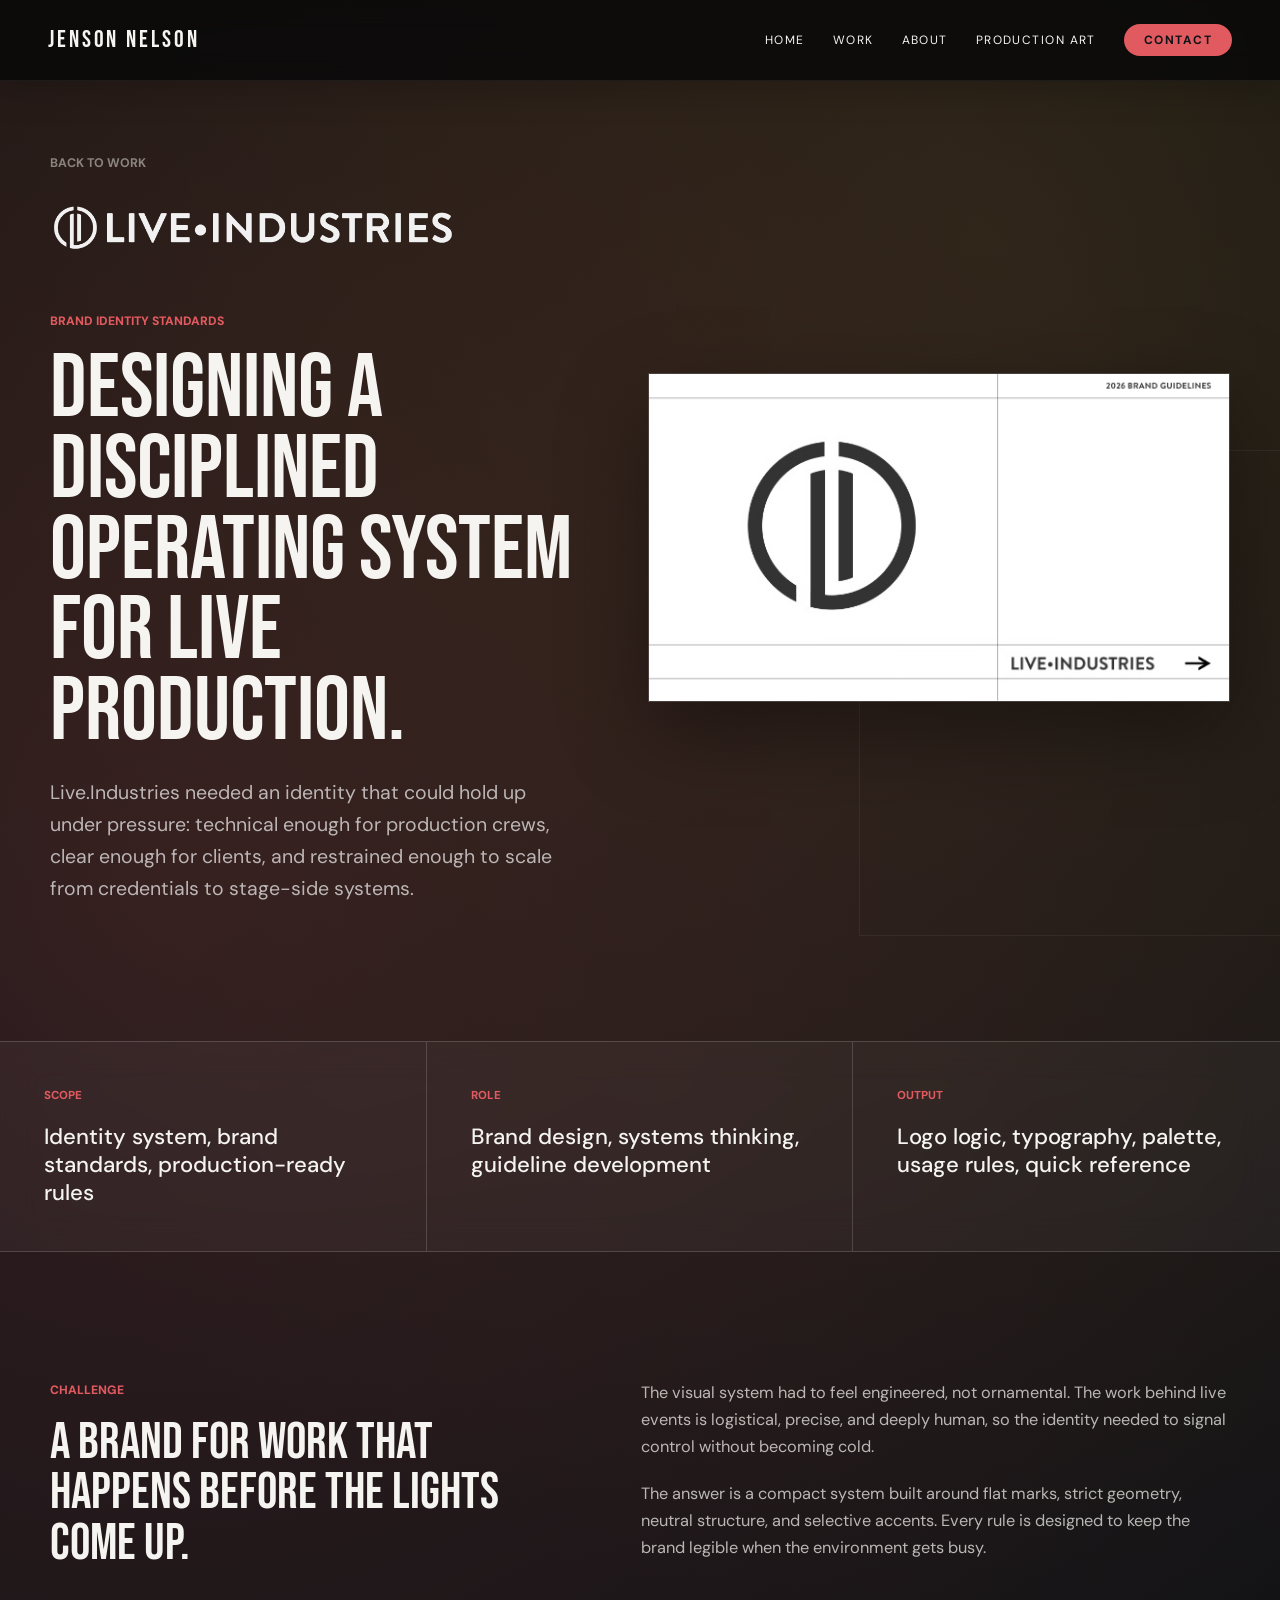
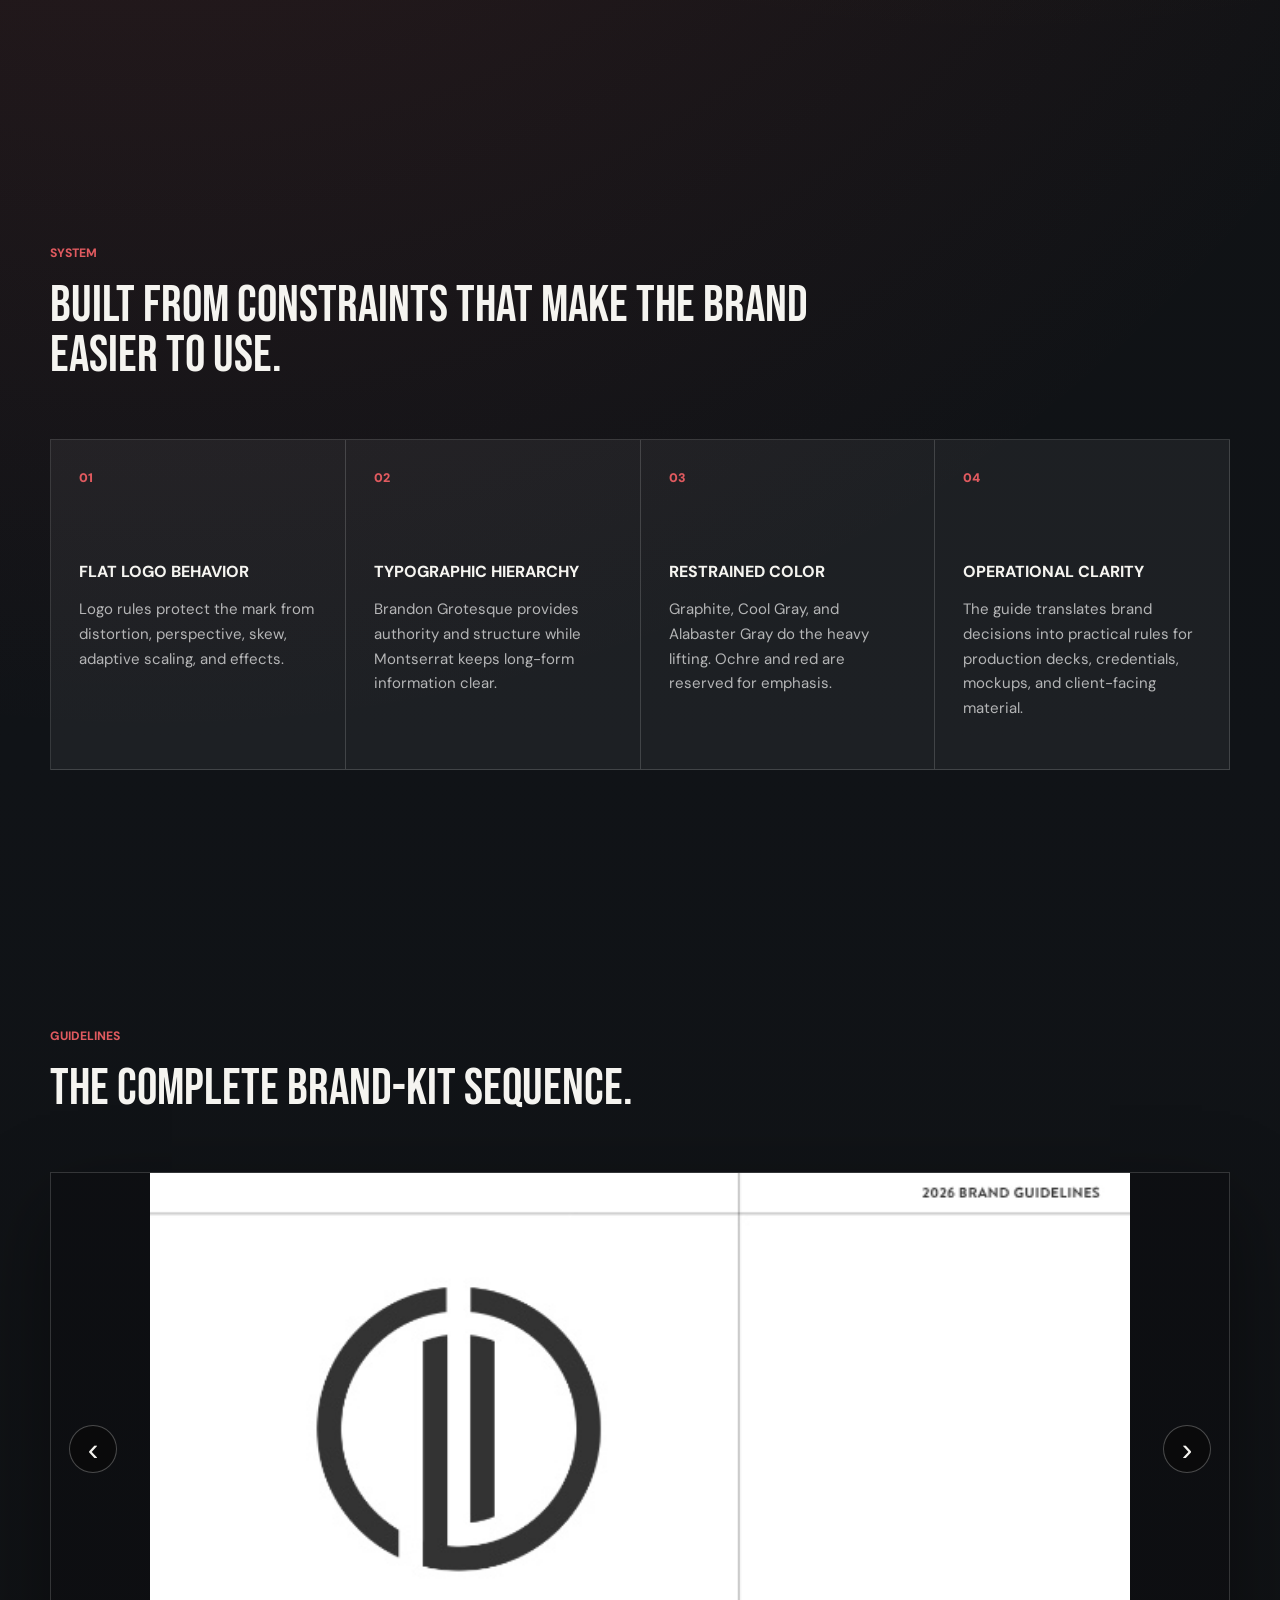
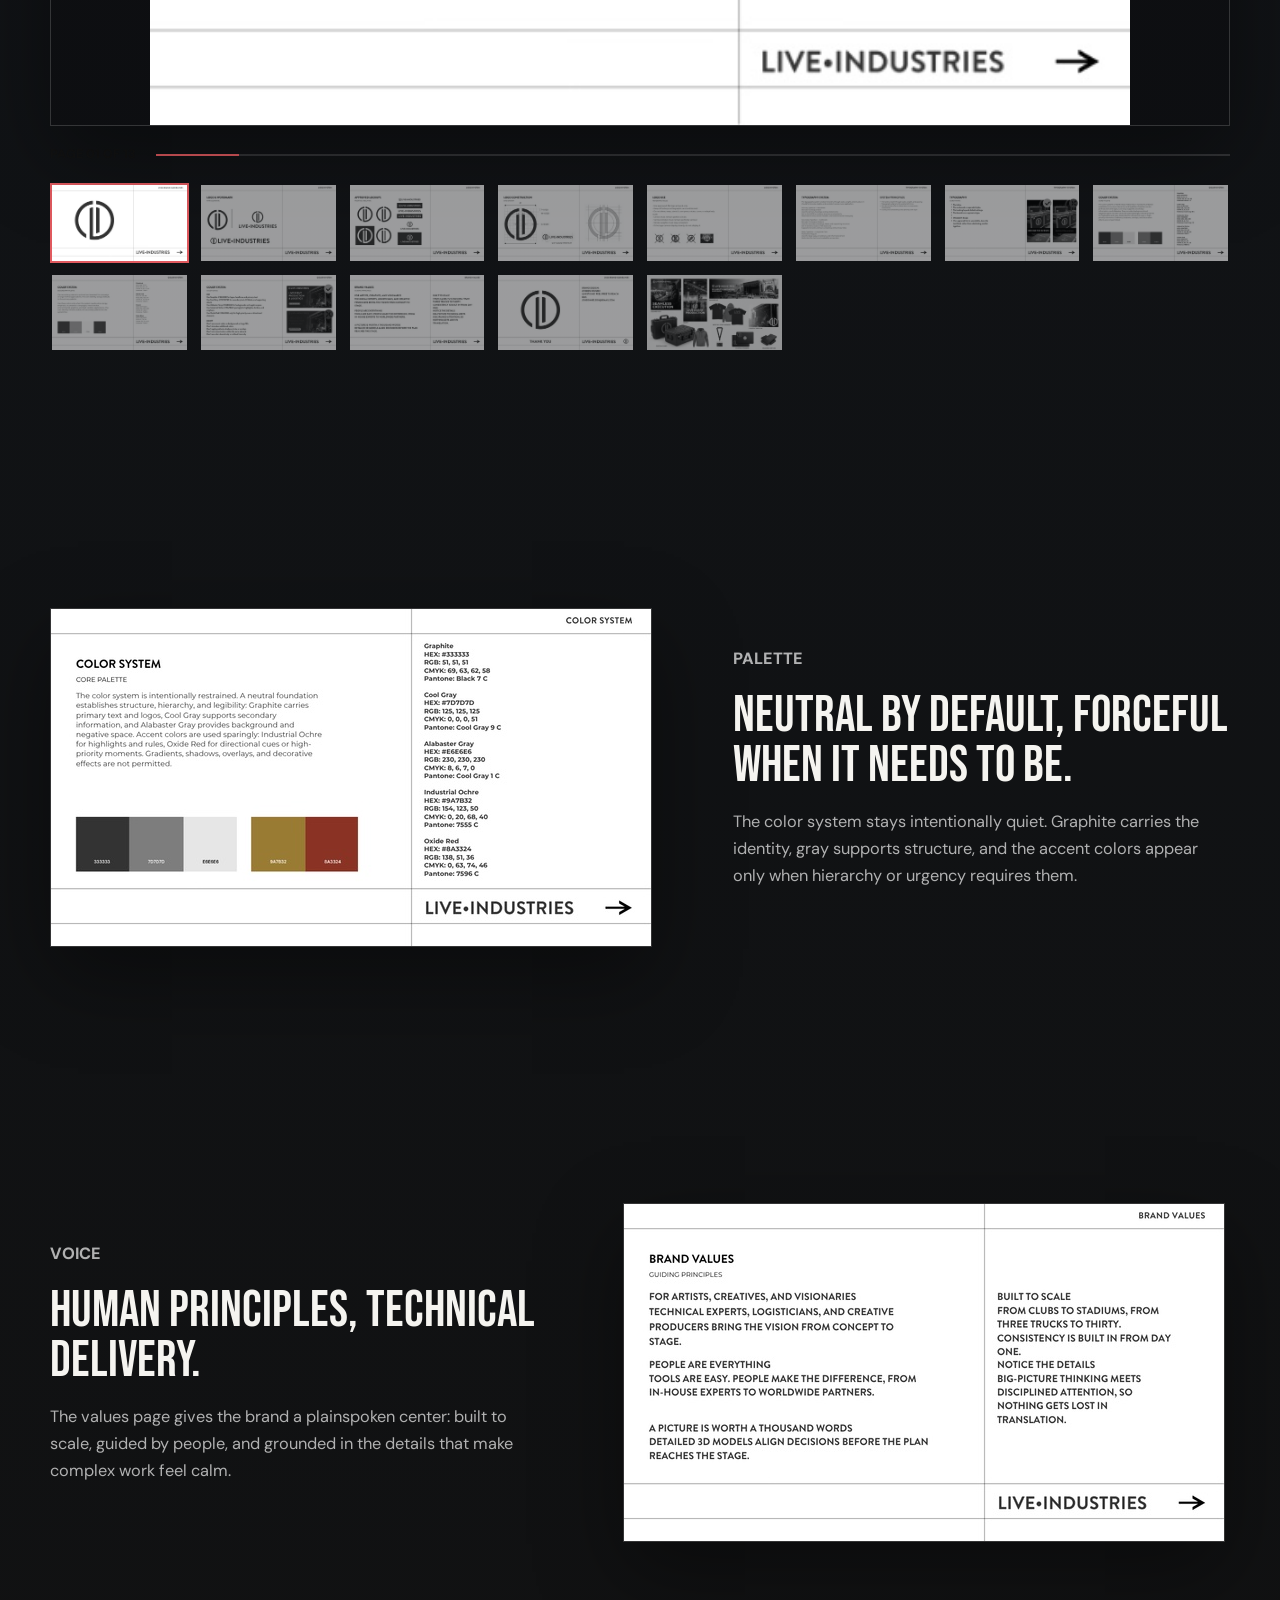
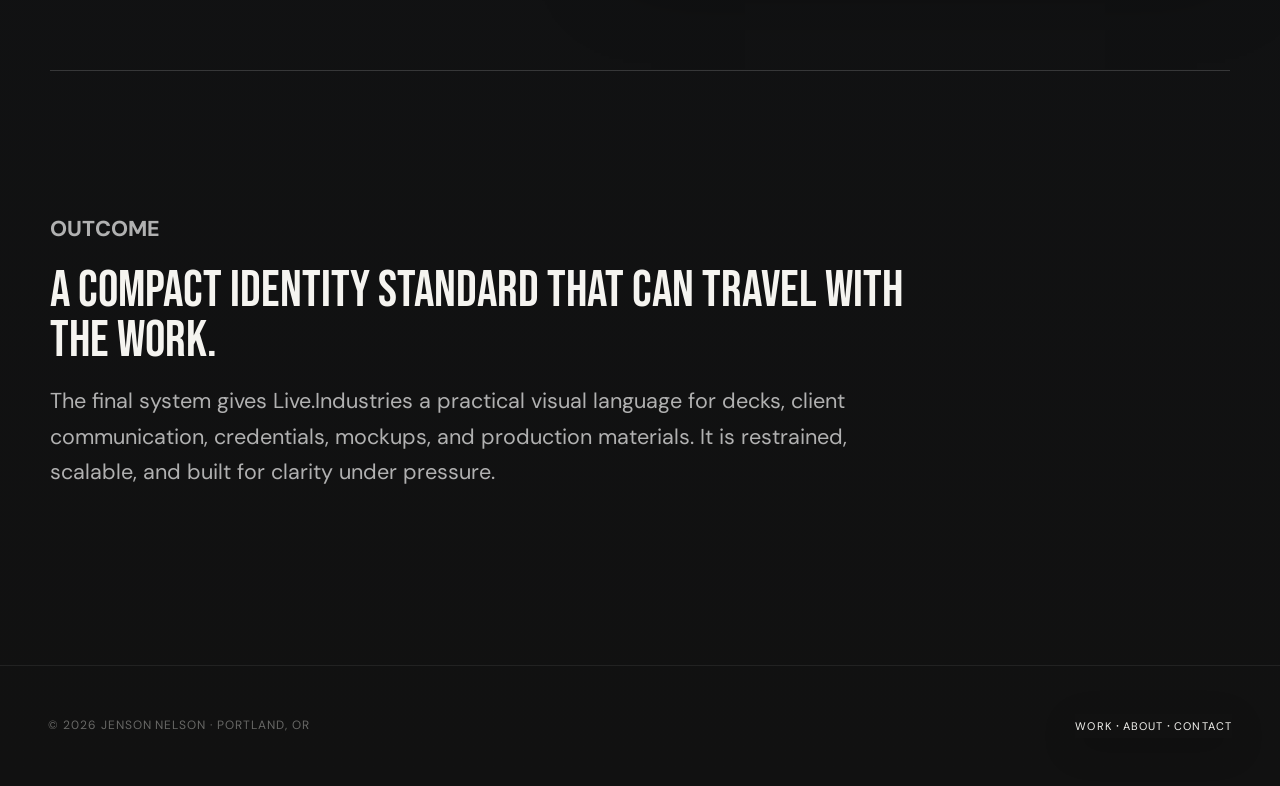
<file: live-industries.html>
<!doctype html>
<html lang="en">
  <head>
    <meta charset="utf-8">
    <meta name="viewport" content="width=device-width, initial-scale=1">
    <title>Live.Industries Brand Identity Case Study</title>
    <meta
      name="description"
      content="A portfolio case study for the Live.Industries 2026 brand identity system."
    >
    <link rel="stylesheet" href="style.css">
    <link rel="stylesheet" href="live-industries.css?v=straight-slide">
  </head>
  <body class="live-industries-page">
    <nav>
      <a href="index.html" class="nav-name">JENSON NELSON</a>
      <ul class="nav-links">
        <li><a href="index.html">Home</a></li>
        <li><a href="work.html" class="active">Work</a></li>
        <li><a href="about.html">About</a></li>
        <li><a href="nike-production-art.html">Production Art</a></li>
        <li><a href="contact.html" class="nav-cta">Contact</a></li>
      </ul>
    </nav>

    <main id="top">
      <section class="hero">
        <div class="hero-copy">
          <a class="back-link" href="work.html">Back to Work</a>
          <img
            class="project-logo"
            src="assets/live-industries/logo/live-industries-logo-wm.png"
            alt="Live.Industries"
          >
          <p class="eyebrow">Brand Identity Standards</p>
          <h1>Designing a disciplined operating system for live production.</h1>
          <p class="lead">
            Live.Industries needed an identity that could hold up under pressure:
            technical enough for production crews, clear enough for clients, and
            restrained enough to scale from credentials to stage-side systems.
          </p>
        </div>
        <figure class="hero-visual">
          <img
            src="assets/live-industries/brand-kit/live-industries-brand-kit-01.jpg"
            alt="Live.Industries 2026 brand guidelines cover"
          >
        </figure>
      </section>

      <section class="summary-band" aria-label="Project summary">
        <div>
          <span>Scope</span>
          <strong>Identity system, brand standards, production-ready rules</strong>
        </div>
        <div>
          <span>Role</span>
          <strong>Brand design, systems thinking, guideline development</strong>
        </div>
        <div>
          <span>Output</span>
          <strong>Logo logic, typography, palette, usage rules, quick reference</strong>
        </div>
      </section>

      <section class="case-section intro-grid">
        <div>
          <p class="eyebrow">Challenge</p>
          <h2>A brand for work that happens before the lights come up.</h2>
        </div>
        <div class="text-stack">
          <p>
            The visual system had to feel engineered, not ornamental. The work
            behind live events is logistical, precise, and deeply human, so the
            identity needed to signal control without becoming cold.
          </p>
          <p>
            The answer is a compact system built around flat marks, strict
            geometry, neutral structure, and selective accents. Every rule is
            designed to keep the brand legible when the environment gets busy.
          </p>
        </div>
      </section>

      <section class="case-section" id="system">
        <div class="section-heading">
          <p class="eyebrow">System</p>
          <h2>Built from constraints that make the brand easier to use.</h2>
        </div>
        <div class="system-grid">
          <article>
            <span>01</span>
            <h3>Flat logo behavior</h3>
            <p>
              Logo rules protect the mark from distortion, perspective, skew,
              adaptive scaling, and effects.
            </p>
          </article>
          <article>
            <span>02</span>
            <h3>Typographic hierarchy</h3>
            <p>
              Brandon Grotesque provides authority and structure while Montserrat
              keeps long-form information clear.
            </p>
          </article>
          <article>
            <span>03</span>
            <h3>Restrained color</h3>
            <p>
              Graphite, Cool Gray, and Alabaster Gray do the heavy lifting.
              Ochre and red are reserved for emphasis.
            </p>
          </article>
          <article>
            <span>04</span>
            <h3>Operational clarity</h3>
            <p>
              The guide translates brand decisions into practical rules for
              production decks, credentials, mockups, and client-facing material.
            </p>
          </article>
        </div>
      </section>

      <section class="gallery-band" id="slideshow">
        <div class="section-heading">
          <p class="eyebrow">Guidelines</p>
          <h2>The complete brand-kit sequence.</h2>
        </div>

        <div class="slideshow" data-slideshow>
          <div class="slide-frame">
            <button class="slide-button previous" type="button" data-previous aria-label="Previous page">
              <span aria-hidden="true">‹</span>
            </button>
            <img
              data-slide-image
              src="assets/live-industries/brand-kit/live-industries-brand-kit-01.jpg"
              alt="Live.Industries brand-kit page 1"
            >
            <button class="slide-button next" type="button" data-next aria-label="Next page">
              <span aria-hidden="true">›</span>
            </button>
          </div>
          <div class="slide-meta">
            <p data-slide-label>Page 01 of 13</p>
            <div class="progress-track" aria-hidden="true">
              <span data-progress></span>
            </div>
          </div>
          <div class="thumbnail-strip" aria-label="Brand kit pages">
            <button class="thumbnail is-active" type="button" data-slide="0">
              <img src="assets/live-industries/brand-kit/live-industries-brand-kit-01.jpg" alt="Page 1 thumbnail">
            </button>
            <button class="thumbnail" type="button" data-slide="1">
              <img src="assets/live-industries/brand-kit/live-industries-brand-kit-02.jpg" alt="Page 2 thumbnail">
            </button>
            <button class="thumbnail" type="button" data-slide="2">
              <img src="assets/live-industries/brand-kit/live-industries-brand-kit-03.jpg" alt="Page 3 thumbnail">
            </button>
            <button class="thumbnail" type="button" data-slide="3">
              <img src="assets/live-industries/brand-kit/live-industries-brand-kit-04.jpg" alt="Page 4 thumbnail">
            </button>
            <button class="thumbnail" type="button" data-slide="4">
              <img src="assets/live-industries/brand-kit/live-industries-brand-kit-05.jpg" alt="Page 5 thumbnail">
            </button>
            <button class="thumbnail" type="button" data-slide="5">
              <img src="assets/live-industries/brand-kit/live-industries-brand-kit-06.jpg" alt="Page 6 thumbnail">
            </button>
            <button class="thumbnail" type="button" data-slide="6">
              <img src="assets/live-industries/brand-kit/live-industries-brand-kit-07.jpg" alt="Page 7 thumbnail">
            </button>
            <button class="thumbnail" type="button" data-slide="7">
              <img src="assets/live-industries/brand-kit/live-industries-brand-kit-08.jpg" alt="Page 8 thumbnail">
            </button>
            <button class="thumbnail" type="button" data-slide="8">
              <img src="assets/live-industries/brand-kit/live-industries-brand-kit-09.jpg" alt="Page 9 thumbnail">
            </button>
            <button class="thumbnail" type="button" data-slide="9">
              <img src="assets/live-industries/brand-kit/live-industries-brand-kit-10.jpg" alt="Page 10 thumbnail">
            </button>
            <button class="thumbnail" type="button" data-slide="10">
              <img src="assets/live-industries/brand-kit/live-industries-brand-kit-11.jpg" alt="Page 11 thumbnail">
            </button>
            <button class="thumbnail" type="button" data-slide="11">
              <img src="assets/live-industries/brand-kit/live-industries-brand-kit-12.jpg" alt="Page 12 thumbnail">
            </button>
            <button class="thumbnail" type="button" data-slide="12">
              <img src="assets/live-industries/brand-kit/live-industries-brand-kit-13.jpg" alt="Page 13 thumbnail">
            </button>
          </div>
        </div>
      </section>

      <section class="case-section detail-pair">
        <figure>
          <img
            src="assets/live-industries/brand-kit/live-industries-brand-kit-08.jpg"
            alt="Live.Industries color system page"
          >
        </figure>
        <div>
          <p class="eyebrow">Palette</p>
          <h2>Neutral by default, forceful when it needs to be.</h2>
          <p>
            The color system stays intentionally quiet. Graphite carries the
            identity, gray supports structure, and the accent colors appear only
            when hierarchy or urgency requires them.
          </p>
        </div>
      </section>

      <section class="case-section detail-pair reverse">
        <figure>
          <img
            src="assets/live-industries/brand-kit/live-industries-brand-kit-11.jpg"
            alt="Live.Industries brand values page"
          >
        </figure>
        <div>
          <p class="eyebrow">Voice</p>
          <h2>Human principles, technical delivery.</h2>
          <p>
            The values page gives the brand a plainspoken center: built to scale,
            guided by people, and grounded in the details that make complex work
            feel calm.
          </p>
        </div>
      </section>

      <section class="outcome" id="outcome">
        <p class="eyebrow">Outcome</p>
        <h2>A compact identity standard that can travel with the work.</h2>
        <p>
          The final system gives Live.Industries a practical visual language for
          decks, client communication, credentials, mockups, and production
          materials. It is restrained, scalable, and built for clarity under
          pressure.
        </p>
      </section>
    </main>

    <footer>
      <p>&copy; 2026 Jenson Nelson · Portland, OR</p>
      <nav>
        <a href="work.html">Work</a> &nbsp;&middot;&nbsp;
        <a href="about.html">About</a> &nbsp;&middot;&nbsp;
        <a href="contact.html">Contact</a>
      </nav>
    </footer>

    <script src="live-industries.js"></script>
  </body>
</html>
</file>
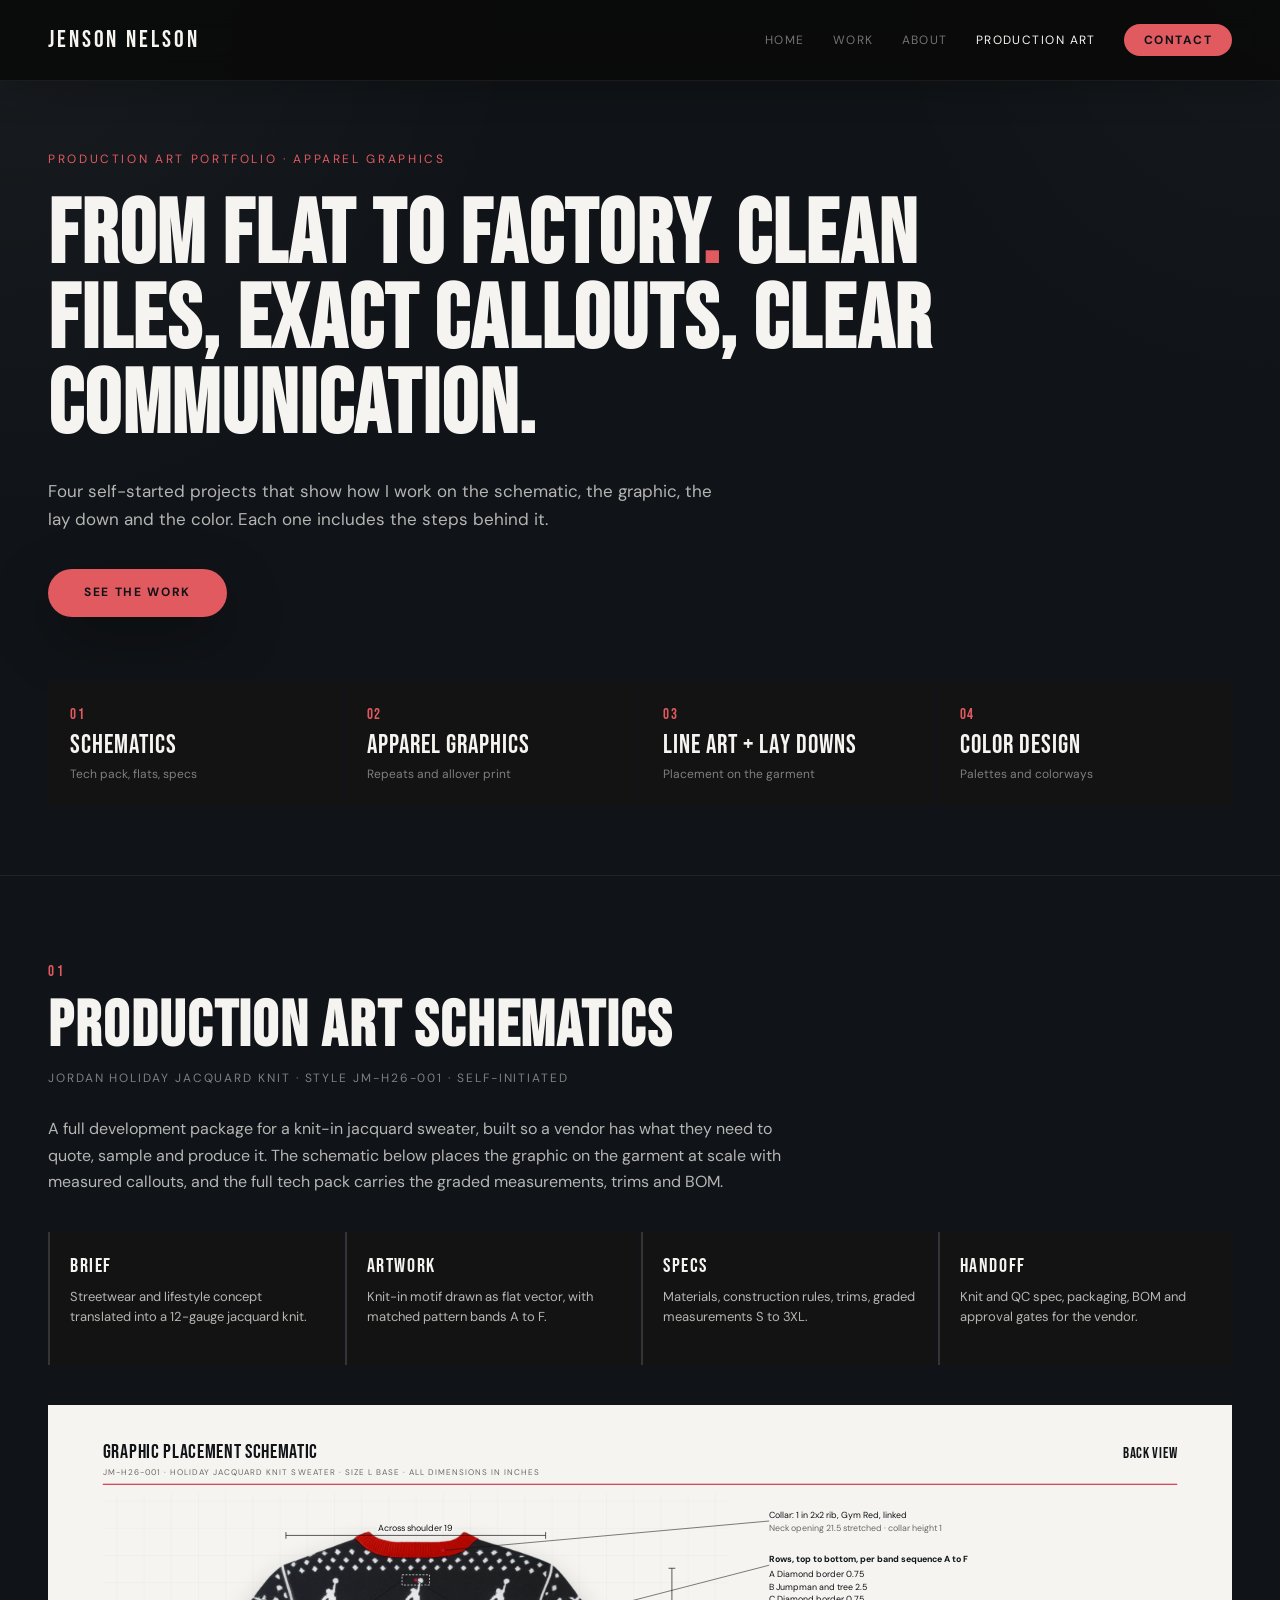
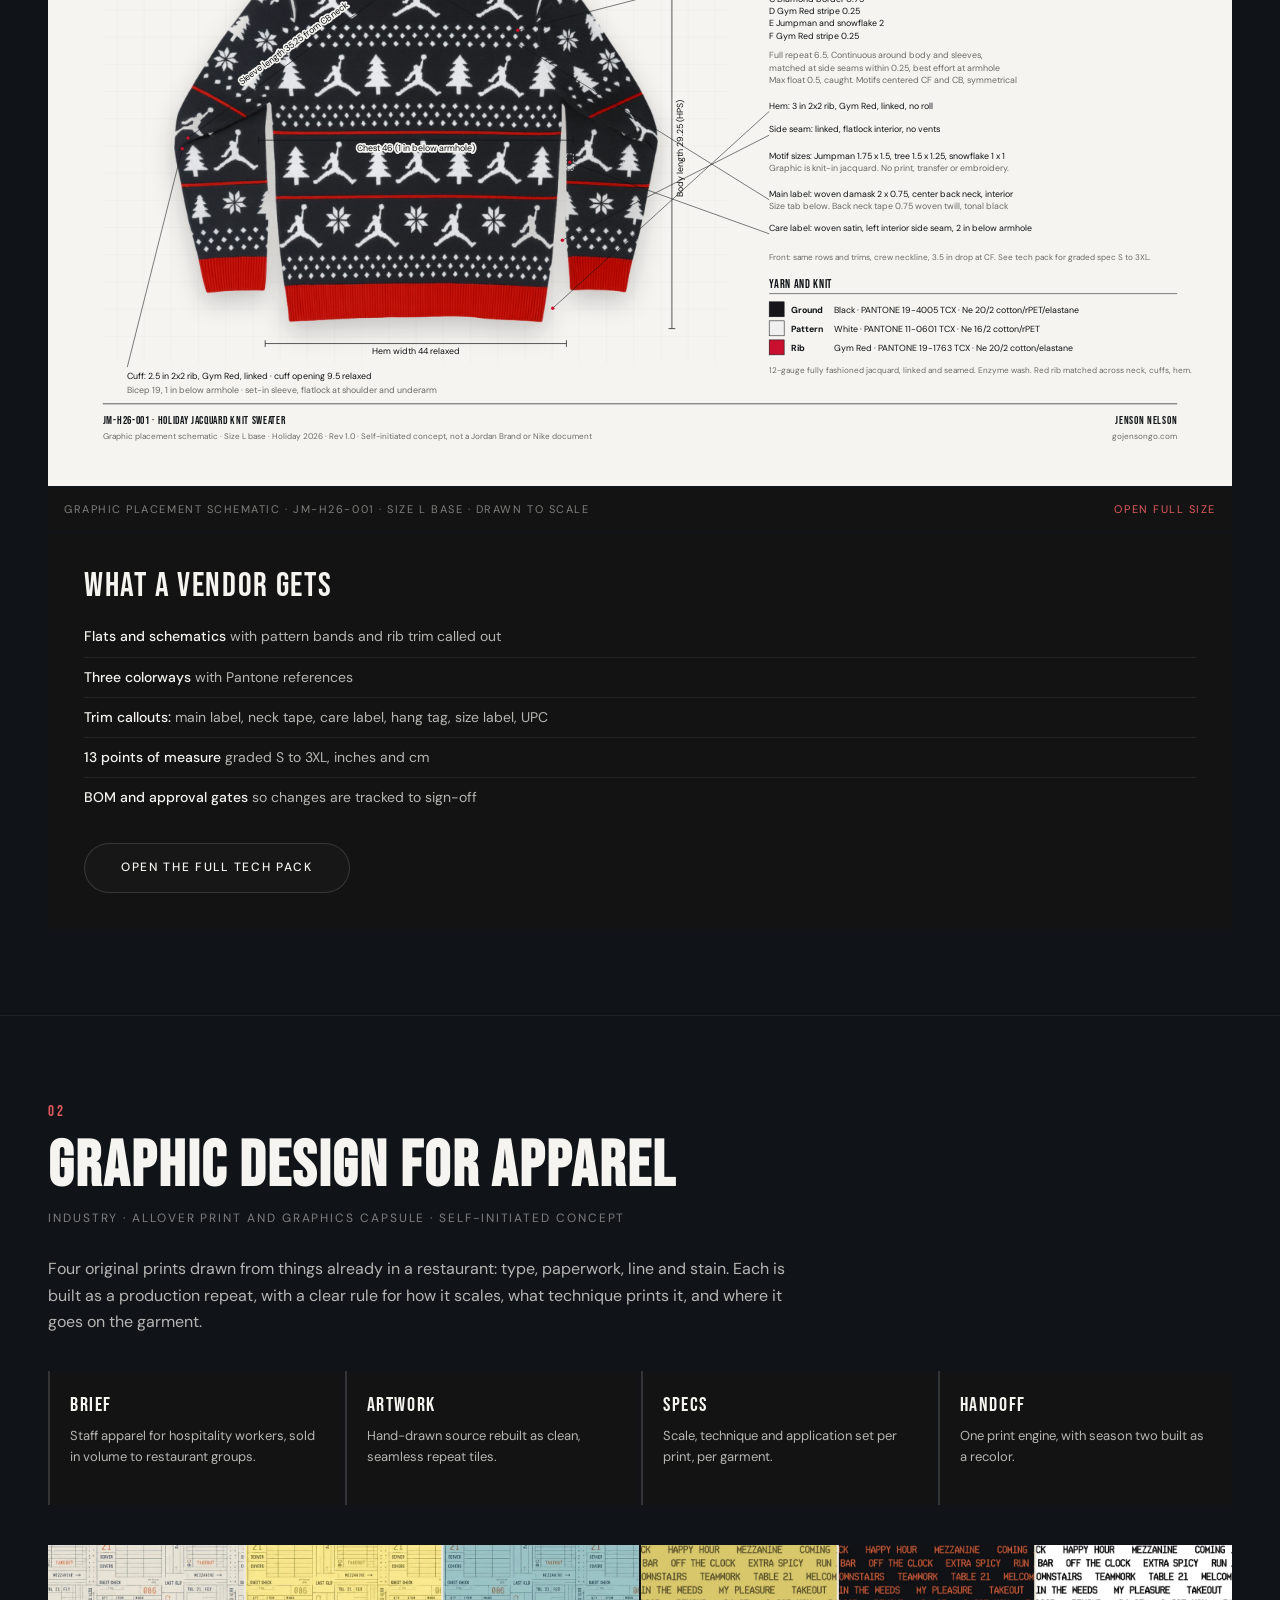
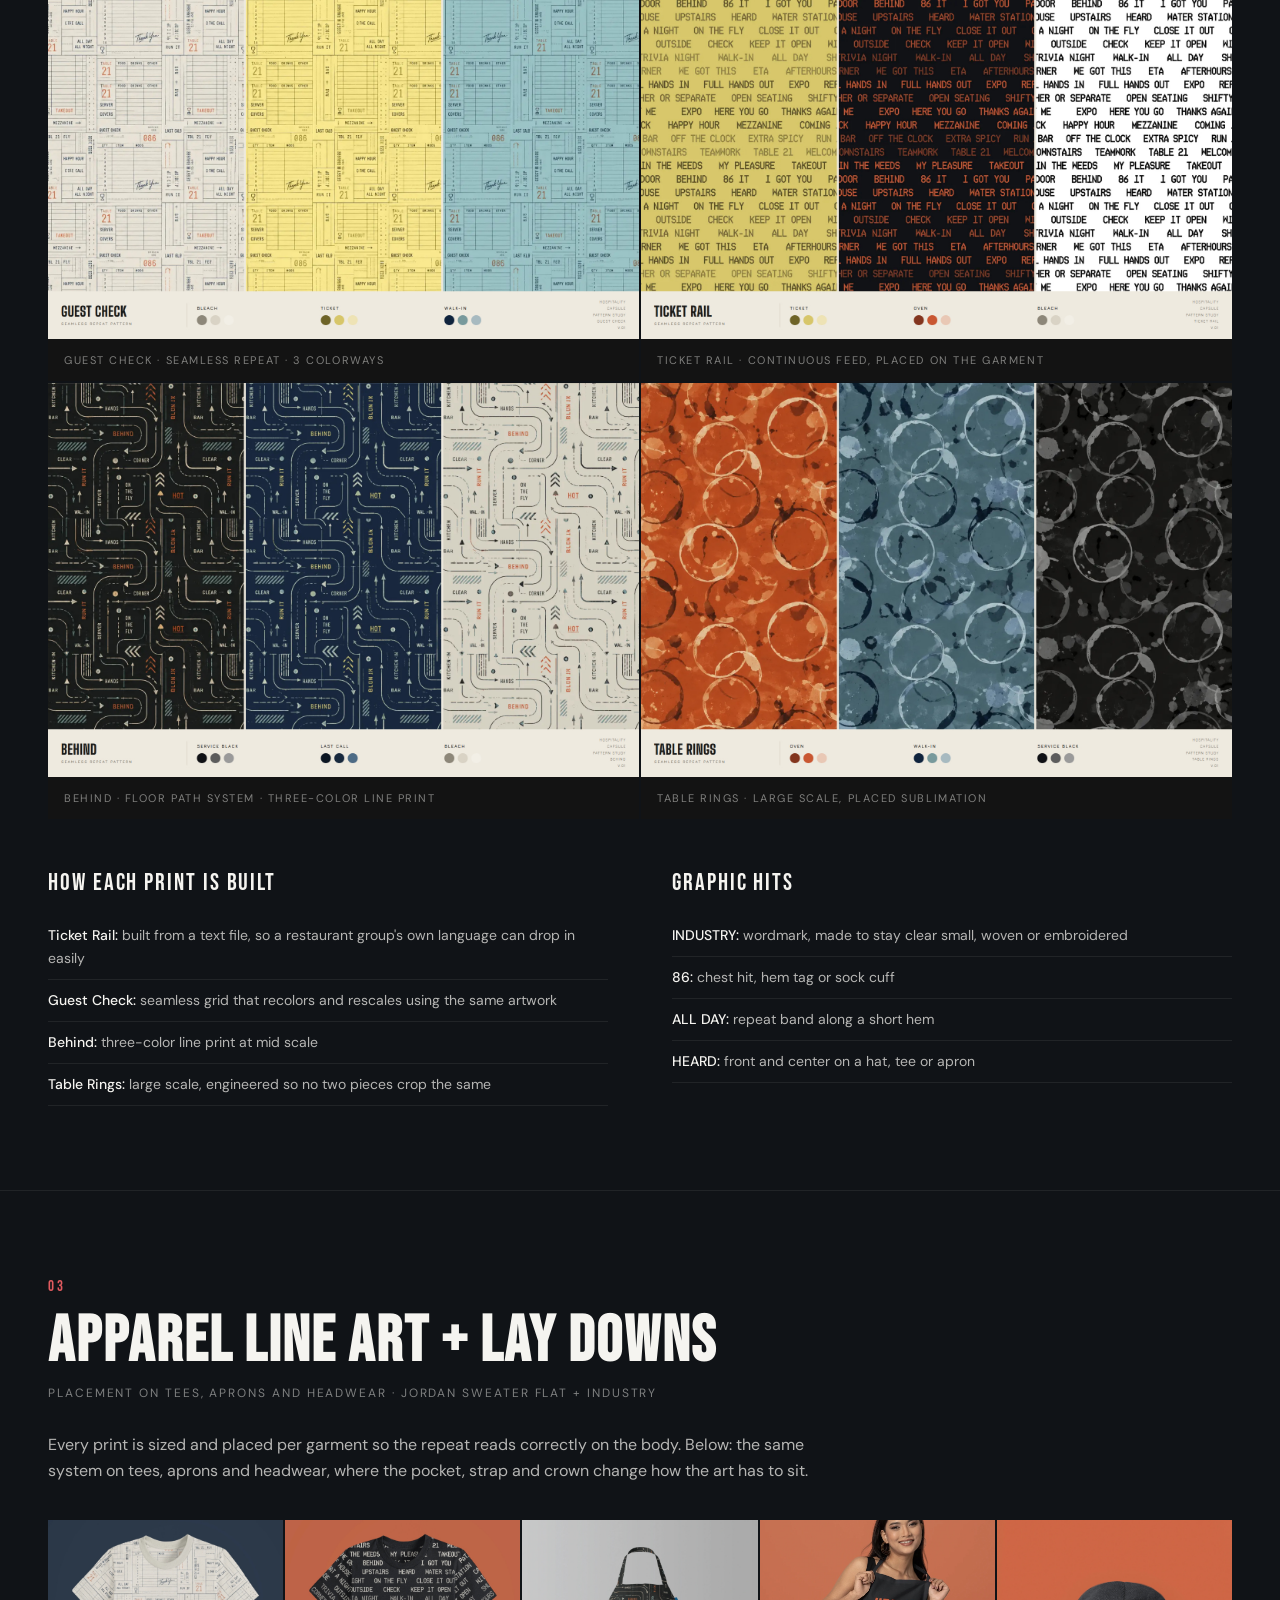
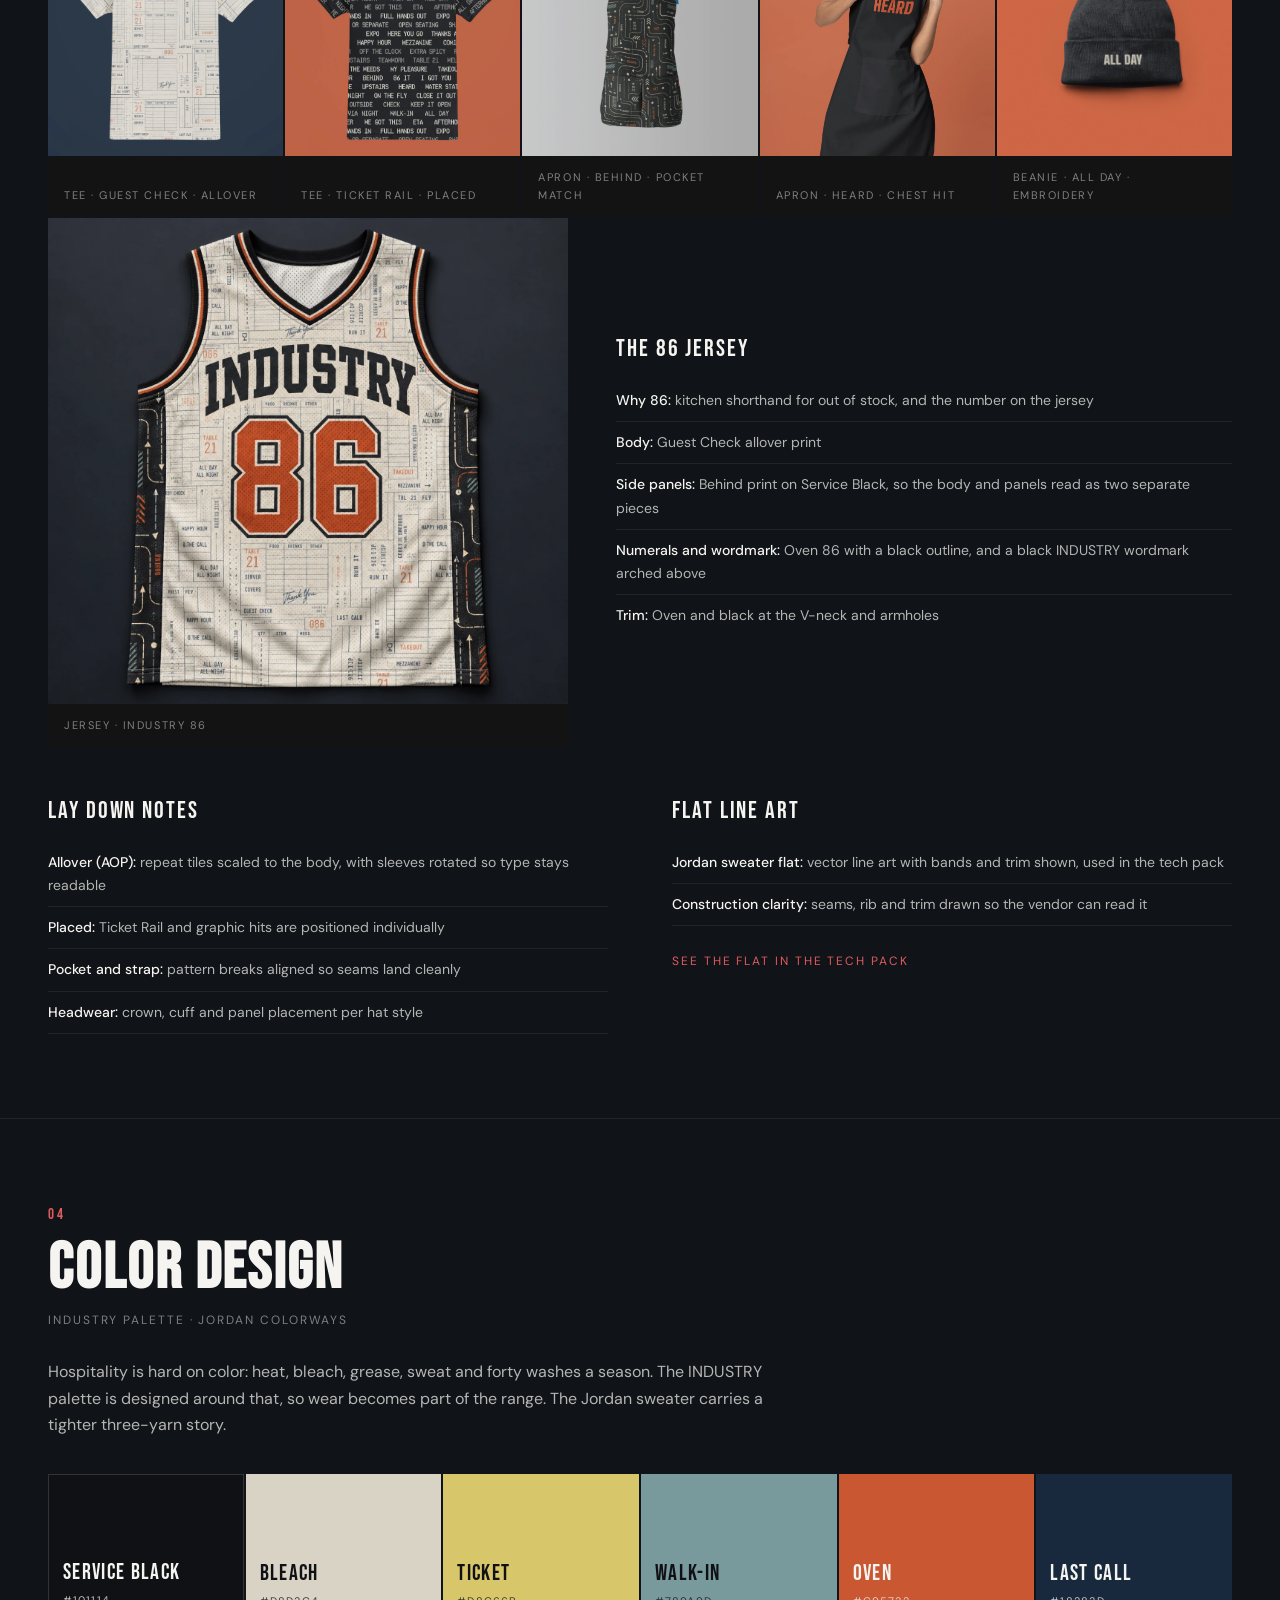
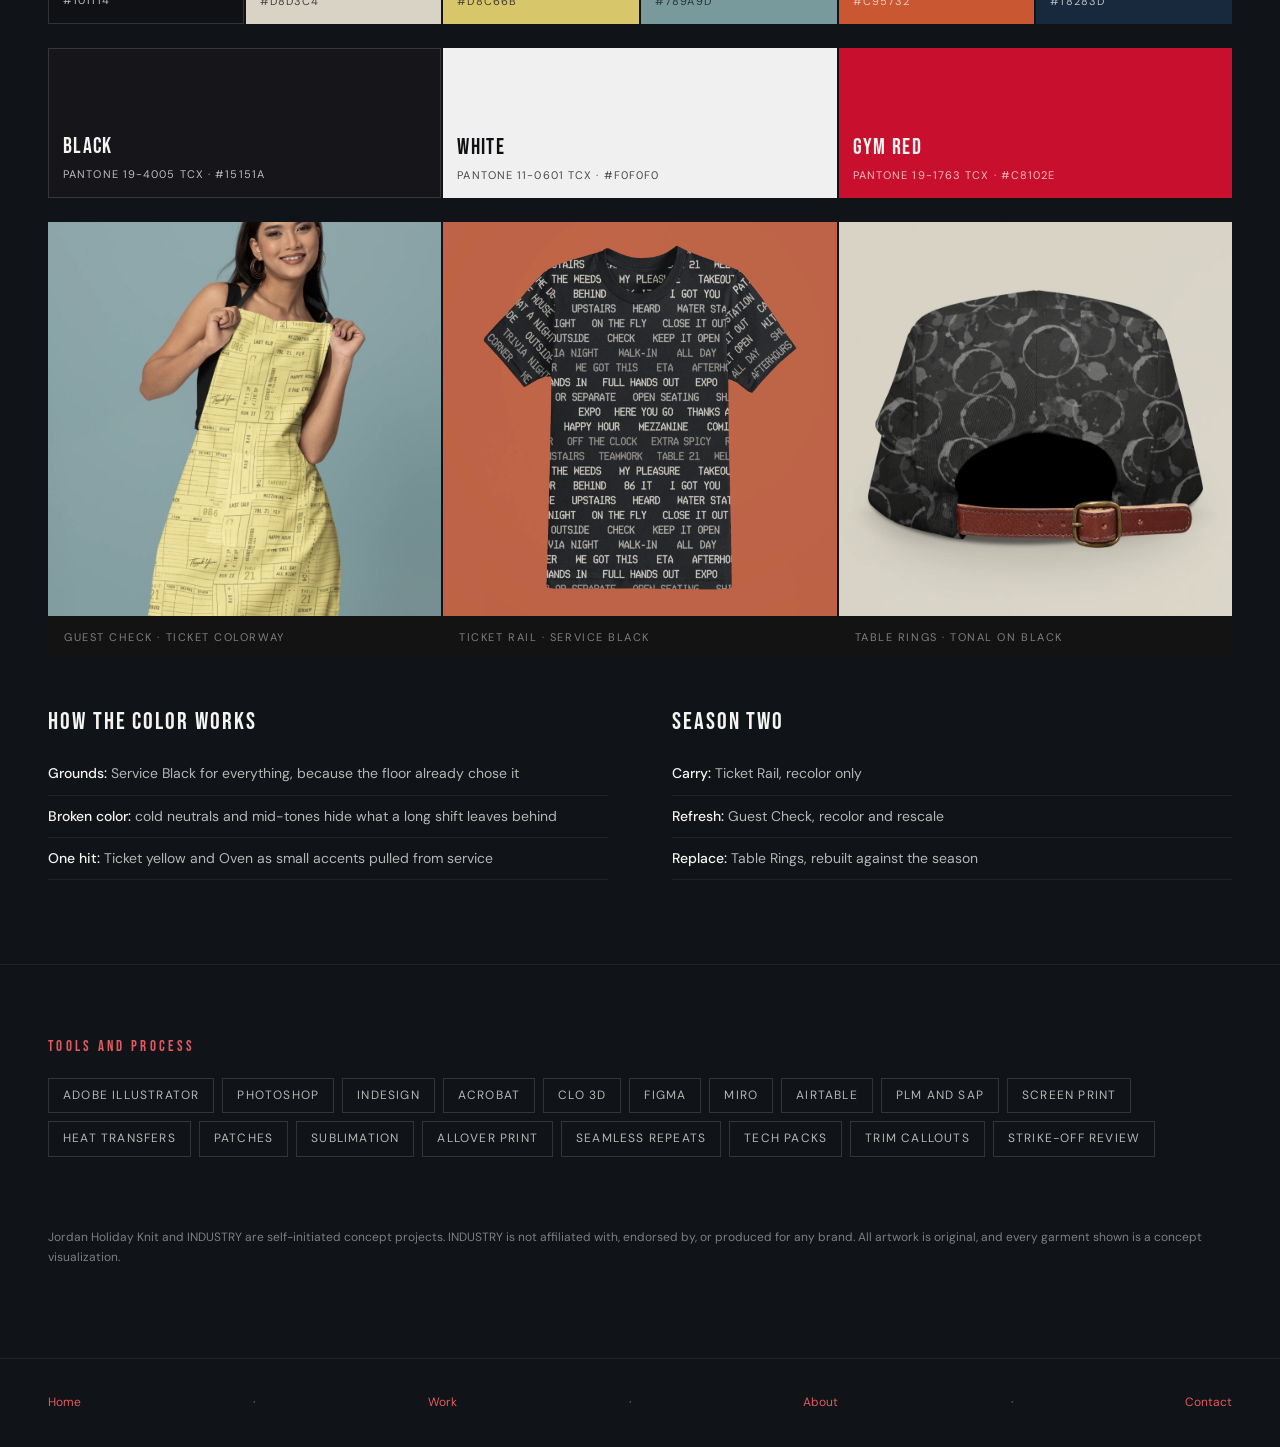
<file: nike-production-art.html>
<!DOCTYPE html>
<html lang="en">
<head>
<meta charset="UTF-8">
<meta name="viewport" content="width=device-width, initial-scale=1">
<title>Production Art Portfolio | Jenson Nelson</title>
<meta name="description" content="Apparel production art, graphics, lay downs and color design by Jenson Nelson.">
<link rel="icon" type="image/png" sizes="32x32" href="favicon-32.png">
<link rel="icon" type="image/png" sizes="16x16" href="favicon-16.png">
<link rel="apple-touch-icon" sizes="180x180" href="apple-touch-icon.png">
<link rel="preconnect" href="https://fonts.googleapis.com">
<link rel="preconnect" href="https://fonts.gstatic.com" crossorigin>
<link rel="stylesheet" href="style.css">
<style>
  .pa-hero { padding: 150px 48px 70px; max-width: var(--page-width); margin: 0 auto; }
  .pa-eyebrow { font-size: 12px; letter-spacing: 0.22em; text-transform: uppercase; color: var(--orange); margin-bottom: 24px; }
  .pa-title { font-family: var(--serif); font-size: clamp(46px, 7vw, 100px); line-height: 0.95; letter-spacing: 0.02em; max-width: 980px; margin-bottom: 28px; }
  .pa-title span { color: var(--orange); }
  .pa-sub { max-width: 680px; font-size: 17px; color: var(--text-soft); margin-bottom: 36px; }
  .pa-actions { display: flex; gap: 14px; flex-wrap: wrap; }
  .pa-index { display: grid; grid-template-columns: repeat(4, 1fr); gap: 2px; margin-top: 64px; }
  .pa-index a { background: var(--mid); padding: 20px 22px; color: var(--white); border-top: 2px solid transparent; display: block; }
  .pa-index a:hover { border-top-color: var(--orange); opacity: 1; background: var(--mid-2); }
  .pa-index .n { font-family: var(--serif); font-size: 15px; letter-spacing: 0.12em; color: var(--orange); }
  .pa-index .t { font-family: var(--serif); font-size: 26px; letter-spacing: 0.04em; line-height: 1.05; margin-top: 4px; }
  .pa-index .d { font-size: 12px; color: var(--text-muted); margin-top: 6px; }

  .pa-sec { max-width: var(--page-width); margin: 0 auto; padding: 84px 48px; border-top: 1px solid var(--rule); }
  .pa-num { font-family: var(--serif); font-size: 15px; letter-spacing: 0.22em; color: var(--orange); margin-bottom: 10px; }
  .pa-h2 { font-family: var(--serif); font-size: clamp(38px, 5vw, 64px); line-height: 1; letter-spacing: 0.03em; margin-bottom: 10px; }
  .pa-proj { font-size: 12px; letter-spacing: 0.16em; text-transform: uppercase; color: var(--text-muted); margin-bottom: 28px; }
  .pa-lead { max-width: 760px; color: var(--text-soft); font-size: 16px; margin-bottom: 36px; }

  .pa-flow { display: grid; grid-template-columns: repeat(4, 1fr); gap: 2px; margin-bottom: 40px; }
  .pa-flow > div { background: var(--mid); padding: 18px 20px; border-left: 2px solid var(--rule-strong); }
  .pa-flow b { display: block; font-family: var(--serif); font-weight: 400; font-size: 20px; letter-spacing: 0.08em; margin-bottom: 4px; }
  .pa-flow p { font-size: 13px; color: var(--text-soft); line-height: 1.55; }

  .pa-grid { display: grid; gap: 2px; margin-bottom: 2px; }
  .g2 { grid-template-columns: 1fr 1fr; } .g3 { grid-template-columns: repeat(3, 1fr); } .g5 { grid-template-columns: repeat(5, 1fr); } .g4 { grid-template-columns: repeat(4, 1fr); }
  .pa-fig { background: var(--mid); margin: 0; overflow: hidden; }
  .pa-fig img { width: 100%; height: auto; }
  .g3 .pa-fig img, .g4 .pa-fig img, .g5 .pa-fig img { aspect-ratio: 1 / 1; object-fit: cover; }
  .g3 .pa-fig, .g4 .pa-fig, .g5 .pa-fig { display: flex; flex-direction: column; }
  .g3 .pa-fig figcaption, .g4 .pa-fig figcaption, .g5 .pa-fig figcaption { margin-top: auto; }
  .pa-fig.paper { background: #f5f4f0; padding: 28px; display: flex; align-items: center; justify-content: center; }
  .pa-fig.paper img { max-height: 620px; width: auto; }
  .pa-fig figcaption { padding: 12px 16px; font-size: 11px; letter-spacing: 0.14em; text-transform: uppercase; color: var(--text-muted); background: var(--mid); }
  .pa-fig.paper figcaption { position: absolute; }

  .pa-cols { display: grid; grid-template-columns: 1fr 1fr; gap: 64px; margin-top: 44px; }
  .pa-cols h3 { font-family: var(--serif); font-weight: 400; font-size: 24px; letter-spacing: 0.08em; margin-bottom: 12px; }
  .pa-cols ul { list-style: none; }
  .pa-cols li { font-size: 14px; color: var(--text-soft); padding: 9px 0; border-bottom: 1px solid var(--rule); }
  .pa-cols li b { color: var(--white); font-weight: 500; }
  .pa-link { display: inline-block; margin-top: 26px; font-size: 12px; letter-spacing: 0.16em; text-transform: uppercase; }

  .pa-chips { display: grid; grid-template-columns: repeat(6, 1fr); gap: 2px; margin-bottom: 2px; }
  .pa-chip { padding: 70px 14px 14px; min-height: 150px; display: flex; flex-direction: column; justify-content: flex-end; }
  .pa-chip b { font-family: var(--serif); font-weight: 400; font-size: 22px; letter-spacing: 0.06em; }
  .pa-chip span { font-size: 11px; letter-spacing: 0.1em; opacity: 0.75; }
  .pa-chips.three { grid-template-columns: repeat(3, 1fr); margin-top: 24px; }

  .pa-tools { max-width: var(--page-width); margin: 0 auto; padding: 70px 48px; border-top: 1px solid var(--rule); }
  .pa-tags { display: flex; flex-wrap: wrap; gap: 8px; margin-top: 18px; }
  .pa-tags span { border: 1px solid var(--rule-strong); padding: 7px 14px; font-size: 12px; letter-spacing: 0.1em; text-transform: uppercase; color: var(--text-soft); }
  .pa-note { max-width: var(--page-width); margin: 0 auto; padding: 0 48px 90px; font-size: 12px; color: var(--text-muted); line-height: 1.7; }

  @media (max-width: 900px) {
    .pa-hero, .pa-sec, .pa-tools, .pa-note { padding-left: 22px; padding-right: 22px; }
    .pa-hero { padding-top: 120px; }
    .pa-index, .pa-flow, .g3, .g4, .g5, .pa-chips { grid-template-columns: 1fr 1fr; }
    .g2, .pa-cols { grid-template-columns: 1fr !important; gap: 28px; }
    .pa-fig.paper img { max-height: 420px; }
  }
  @media (max-width: 520px) { .pa-index, .pa-flow, .g3, .g4, .g5 { grid-template-columns: 1fr; } }

  .flat-sheet { position: relative; background: #f5f4f0; color: #101317; padding: 54px 36px 30px;
    background-image: linear-gradient(rgba(16,19,23,0.08) 1px, transparent 1px), linear-gradient(90deg, rgba(16,19,23,0.08) 1px, transparent 1px);
    background-size: 40px 40px; background-position: center top; }
  .flat-sheet::before, .flat-sheet::after { content: ""; position: absolute; width: 22px; height: 22px; border: 2px solid #C8102E; }
  .flat-sheet::before { top: 14px; left: 14px; border-right: 0; border-bottom: 0; }
  .flat-sheet::after { bottom: 14px; right: 14px; border-left: 0; border-top: 0; }
  .flat-sheet .fs-tag { position: absolute; top: 16px; font-family: 'Bebas Neue', Impact, sans-serif; font-size: 15px; letter-spacing: 0.14em; color: #101317; }
  .flat-sheet .fs-tag.left { left: 48px; } .flat-sheet .fs-tag.right { right: 48px; color: #C8102E; }
  .flat-sheet img { display: block; width: 100%; height: auto; filter: drop-shadow(0 22px 28px rgba(16,19,23,0.28)); }
  .flat-sheet .fs-cap { display: flex; justify-content: space-between; gap: 16px; margin-top: 18px; font-size: 10px; letter-spacing: 0.22em; text-transform: uppercase; font-weight: 700; color: #101317; }
  .flat-sheet .fs-cap span:last-child { color: rgba(16,19,23,0.55); font-weight: 500; }
</style>
</head>
<body>

<nav>
  <a class="nav-name" href="index.html">JENSON NELSON</a>
  <ul class="nav-links">
    <li><a href="index.html">Home</a></li>
    <li><a href="work.html">Work</a></li>
    <li><a href="about.html">About</a></li>
    <li><a class="active" href="nike-production-art.html">Production Art</a></li>
    <li><a class="nav-cta" href="contact.html">Contact</a></li>
  </ul>
</nav>

<header class="pa-hero">
  <div class="pa-eyebrow">Production Art Portfolio · Apparel Graphics</div>
  <h1 class="pa-title">FROM FLAT TO FACTORY<span>.</span> CLEAN FILES, EXACT CALLOUTS, CLEAR COMMUNICATION.</h1>
  <p class="pa-sub">Four self-started projects that show how I work on the schematic, the graphic, the lay down and the color. Each one includes the steps behind it.</p>
  <div class="pa-actions">
    <a class="btn-primary" href="#s1">See the work</a>
  </div>
  <div class="pa-index" role="navigation" aria-label="Sections">
    <a href="#s1"><div class="n">01</div><div class="t">Schematics</div><div class="d">Tech pack, flats, specs</div></a>
    <a href="#s2"><div class="n">02</div><div class="t">Apparel Graphics</div><div class="d">Repeats and allover print</div></a>
    <a href="#s3"><div class="n">03</div><div class="t">Line Art + Lay Downs</div><div class="d">Placement on the garment</div></a>
    <a href="#s4"><div class="n">04</div><div class="t">Color Design</div><div class="d">Palettes and colorways</div></a>
  </div>
</header>

<!-- 01 -->
<section class="pa-sec" id="s1">
  <div class="pa-num">01</div>
  <h2 class="pa-h2">PRODUCTION ART SCHEMATICS</h2>
  <div class="pa-proj">Jordan Holiday Jacquard Knit · Style JM-H26-001 · Self-initiated</div>
  <p class="pa-lead">A full development package for a knit-in jacquard sweater, built so a vendor has what they need to quote, sample and produce it. The schematic below places the graphic on the garment at scale with measured callouts, and the full tech pack carries the graded measurements, trims and BOM.</p>

  <div class="pa-flow">
    <div><b>Brief</b><p>Streetwear and lifestyle concept translated into a 12-gauge jacquard knit.</p></div>
    <div><b>Artwork</b><p>Knit-in motif drawn as flat vector, with matched pattern bands A to F.</p></div>
    <div><b>Specs</b><p>Materials, construction rules, trims, graded measurements S to 3XL.</p></div>
    <div><b>Handoff</b><p>Knit and QC spec, packaging, BOM and approval gates for the vendor.</p></div>
  </div>

  <!-- schematic:start -->
  <figure class="pa-fig" style="background:#f5f4f0; padding:14px; margin-bottom:2px;"><svg style="width:100%;height:auto;display:block;" xmlns="http://www.w3.org/2000/svg" viewBox="0 0 1700 960" role="img" aria-label="Graphic placement schematic for the Jordan holiday jacquard knit sweater, back view with measured callouts, size L base">
<rect width="1700" height="960" fill="#f5f4f0"/>
<defs><pattern id="grid" width="40" height="40" patternUnits="userSpaceOnUse"><path d="M40 0H0V40" fill="none" stroke="#101317" stroke-opacity="0.07"/></pattern></defs>
<rect x="60" y="110" width="920" height="690" fill="url(#grid)"/>
<text x="60.0" y="58.0" font-family="'Bebas Neue',Impact,sans-serif" font-size="30" fill="#101317" text-anchor="start" letter-spacing="1">GRAPHIC PLACEMENT SCHEMATIC</text>
<text x="60.0" y="82.0" font-family="'DM Sans',Arial,sans-serif" font-size="12" fill="#6b6b66" text-anchor="start" letter-spacing="1.5">JM-H26-001  ·  HOLIDAY JACQUARD KNIT SWEATER  ·  SIZE L BASE  ·  ALL DIMENSIONS IN INCHES</text>
<text x="1640.0" y="58.0" font-family="'Bebas Neue',Impact,sans-serif" font-size="22" fill="#101317" text-anchor="end" letter-spacing="1">BACK VIEW</text>
<line x1="60.0" y1="96.0" x2="1640.0" y2="96.0" stroke="#C8102E" stroke-width="1.5"/>
<image href="img/jordan-sweater-flat.png" x="70" y="125" width="900.0" height="675.0" style="filter:drop-shadow(0 14px 18px rgba(16,19,23,0.22))"/>
<line x1="329.3" y1="171.2" x2="711.2" y2="171.2" stroke="#101317" stroke-width="1"/>
<line x1="329.3" y1="166.2" x2="329.3" y2="176.2" stroke="#101317" stroke-width="1"/>
<line x1="711.2" y1="166.2" x2="711.2" y2="176.2" stroke="#101317" stroke-width="1"/>
<text x="520.3" y="165.2" font-family="'DM Sans',Arial,sans-serif" font-size="13" fill="#101317" text-anchor="middle" letter-spacing="0" paint-order="stroke" stroke="#f5f4f0" stroke-width="5" stroke-linejoin="round">Across shoulder 19</text>
<line x1="288.7" y1="472.3" x2="751.9" y2="472.3" stroke="#101317" stroke-width="1"/>
<line x1="288.7" y1="467.3" x2="288.7" y2="477.3" stroke="#101317" stroke-width="1"/>
<line x1="751.9" y1="467.3" x2="751.9" y2="477.3" stroke="#101317" stroke-width="1"/>
<text x="520.3" y="488.3" font-family="'DM Sans',Arial,sans-serif" font-size="13" fill="#101317" text-anchor="middle" letter-spacing="0" paint-order="stroke" stroke="#f5f4f0" stroke-width="5" stroke-linejoin="round">Chest 46 (1 in below armhole)</text>
<line x1="298.8" y1="771.4" x2="741.8" y2="771.4" stroke="#101317" stroke-width="1"/>
<line x1="298.8" y1="766.4" x2="298.8" y2="776.4" stroke="#101317" stroke-width="1"/>
<line x1="741.8" y1="766.4" x2="741.8" y2="776.4" stroke="#101317" stroke-width="1"/>
<text x="520.3" y="787.4" font-family="'DM Sans',Arial,sans-serif" font-size="13" fill="#101317" text-anchor="middle" letter-spacing="0" paint-order="stroke" stroke="#f5f4f0" stroke-width="5" stroke-linejoin="round">Hem width 44 relaxed</text>
<line x1="896.9" y1="219.5" x2="896.9" y2="749.4" stroke="#101317" stroke-width="1"/>
<line x1="891.9" y1="219.5" x2="901.9" y2="219.5" stroke="#101317" stroke-width="1"/>
<line x1="891.9" y1="749.4" x2="901.9" y2="749.4" stroke="#101317" stroke-width="1"/>
<text transform="translate(912.9,484.4) rotate(-90)" font-family="'DM Sans',Arial,sans-serif" font-size="13" fill="#101317" text-anchor="middle">Body length 29.25 (HPS)</text>
<line x1="520.3" y1="221.8" x2="185.3" y2="469.2" stroke="#101317" stroke-width="0.9"/>
<line x1="516.3" y1="221.8" x2="524.3" y2="221.8" stroke="#101317" stroke-width="1"/>
<circle cx="185.3" cy="469.2" r="2.5" fill="#C8102E"/>
<text transform="translate(342.8,333.5) rotate(323.5)" font-family="'DM Sans',Arial,sans-serif" font-size="13" fill="#101317" text-anchor="middle" paint-order="stroke" stroke="#f5f4f0" stroke-width="5" stroke-linejoin="round">Sleeve length 35.25 from CB neck</text>
<line x1="176.9" y1="485.0" x2="96.0" y2="806.0" stroke="#101317" stroke-width="0.8"/>
<circle cx="176.9" cy="485.0" r="2.5" fill="#C8102E"/>
<text x="96.0" y="824.0" font-family="'DM Sans',Arial,sans-serif" font-size="13" fill="#101317" text-anchor="start" letter-spacing="0">Cuff: 2.5 in 2x2 rib, Gym Red, linked  ·  cuff opening 9.5 relaxed</text>
<text x="96.0" y="844.0" font-family="'DM Sans',Arial,sans-serif" font-size="13" fill="#6b6b66" text-anchor="start" letter-spacing="0">Bicep 19, 1 in below armhole  ·  set-in sleeve, flatlock at shoulder and underarm</text>
<line x1="560.3" y1="193.2" x2="1040.0" y2="150.0" stroke="#101317" stroke-width="0.8"/>
<circle cx="560.3" cy="193.2" r="2.5" fill="#C8102E"/>
<text x="1040.0" y="146.0" font-family="'DM Sans',Arial,sans-serif" font-size="13" fill="#101317" text-anchor="start" letter-spacing="0">Collar: 1 in 2x2 rib, Gym Red, linked</text>
<text x="1040.0" y="164.0" font-family="'DM Sans',Arial,sans-serif" font-size="13" fill="#6b6b66" text-anchor="start" letter-spacing="0">Neck opening 21.5 stretched  ·  collar height 1</text>
<line x1="670.3" y1="310.6" x2="1040.0" y2="215.0" stroke="#101317" stroke-width="0.8"/>
<circle cx="670.3" cy="310.6" r="2.5" fill="#C8102E"/>
<text x="1040.0" y="211.0" font-family="'DM Sans',Arial,sans-serif" font-size="13" fill="#101317" text-anchor="start" letter-spacing="0" font-weight="700">Rows, top to bottom, per band sequence A to F</text>
<text x="1040.0" y="233.0" font-family="'DM Sans',Arial,sans-serif" font-size="13" fill="#101317" text-anchor="start" letter-spacing="0">A  Diamond border  0.75</text>
<text x="1040.0" y="251.0" font-family="'DM Sans',Arial,sans-serif" font-size="13" fill="#101317" text-anchor="start" letter-spacing="0">B  Jumpman and tree  2.5</text>
<text x="1040.0" y="269.0" font-family="'DM Sans',Arial,sans-serif" font-size="13" fill="#101317" text-anchor="start" letter-spacing="0">C  Diamond border  0.75</text>
<text x="1040.0" y="287.0" font-family="'DM Sans',Arial,sans-serif" font-size="13" fill="#101317" text-anchor="start" letter-spacing="0">D  Gym Red stripe  0.25</text>
<text x="1040.0" y="305.0" font-family="'DM Sans',Arial,sans-serif" font-size="13" fill="#101317" text-anchor="start" letter-spacing="0">E  Jumpman and snowflake  2</text>
<text x="1040.0" y="323.0" font-family="'DM Sans',Arial,sans-serif" font-size="13" fill="#101317" text-anchor="start" letter-spacing="0">F  Gym Red stripe  0.25</text>
<text x="1040.0" y="352.0" font-family="'DM Sans',Arial,sans-serif" font-size="13" fill="#6b6b66" text-anchor="start" letter-spacing="0">Full repeat 6.5. Continuous around body and sleeves,</text>
<text x="1040.0" y="370.0" font-family="'DM Sans',Arial,sans-serif" font-size="13" fill="#6b6b66" text-anchor="start" letter-spacing="0">matched at side seams within 0.25, best effort at armhole</text>
<text x="1040.0" y="388.0" font-family="'DM Sans',Arial,sans-serif" font-size="13" fill="#6b6b66" text-anchor="start" letter-spacing="0">Max float 0.5, caught. Motifs centered CF and CB, symmetrical</text>
<line x1="721.7" y1="719.4" x2="1040.0" y2="430.0" stroke="#101317" stroke-width="0.8"/>
<circle cx="721.7" cy="719.4" r="2.5" fill="#C8102E"/>
<text x="1040.0" y="426.0" font-family="'DM Sans',Arial,sans-serif" font-size="13" fill="#101317" text-anchor="start" letter-spacing="0">Hem: 3 in 2x2 rib, Gym Red, linked, no roll</text>
<line x1="735.8" y1="619.4" x2="1040.0" y2="465.0" stroke="#101317" stroke-width="0.8"/>
<circle cx="735.8" cy="619.4" r="2.5" fill="#C8102E"/>
<text x="1040.0" y="461.0" font-family="'DM Sans',Arial,sans-serif" font-size="13" fill="#101317" text-anchor="start" letter-spacing="0">Side seam: linked, flatlock interior, no vents</text>
<text x="1040.0" y="500.0" font-family="'DM Sans',Arial,sans-serif" font-size="13" fill="#101317" text-anchor="start" letter-spacing="0">Motif sizes: Jumpman 1.75 x 1.5, tree 1.5 x 1.25, snowflake 1 x 1</text>
<text x="1040.0" y="518.0" font-family="'DM Sans',Arial,sans-serif" font-size="13" fill="#6b6b66" text-anchor="start" letter-spacing="0">Graphic is knit-in jacquard. No print, transfer or embroidery.</text>
<rect x="500.1" y="229.1" width="40.3" height="15.1" fill="none" stroke="#F0F0F0" stroke-width="1" stroke-dasharray="3 2"/>
<rect x="741.8" y="492.5" width="10.1" height="24.2" fill="none" stroke="#F0F0F0" stroke-width="1" stroke-dasharray="3 2"/>
<line x1="520.3" y1="236.6" x2="1040.0" y2="560.0" stroke="#101317" stroke-width="0.8"/>
<circle cx="520.3" cy="236.6" r="2.5" fill="#C8102E"/>
<text x="1040.0" y="556.0" font-family="'DM Sans',Arial,sans-serif" font-size="13" fill="#101317" text-anchor="start" letter-spacing="0">Main label: woven damask 2 x 0.75, center back neck, interior</text>
<text x="1040.0" y="574.0" font-family="'DM Sans',Arial,sans-serif" font-size="13" fill="#6b6b66" text-anchor="start" letter-spacing="0">Size tab below. Back neck tape 0.75 woven twill, tonal black</text>
<line x1="746.8" y1="504.6" x2="1040.0" y2="610.0" stroke="#101317" stroke-width="0.8"/>
<circle cx="746.8" cy="504.6" r="2.5" fill="#C8102E"/>
<text x="1040.0" y="606.0" font-family="'DM Sans',Arial,sans-serif" font-size="13" fill="#101317" text-anchor="start" letter-spacing="0">Care label: woven satin, left interior side seam, 2 in below armhole</text>
<text x="1040.0" y="648.0" font-family="'DM Sans',Arial,sans-serif" font-size="12" fill="#6b6b66" text-anchor="start" letter-spacing="0">Front: same rows and trims, crew neckline, 3.5 in drop at CF. See tech pack for graded spec S to 3XL.</text>
<text x="1040.0" y="690.0" font-family="'Bebas Neue',Impact,sans-serif" font-size="18" fill="#101317" text-anchor="start" letter-spacing="1">YARN AND KNIT</text>
<line x1="1040.0" y1="698.0" x2="1640.0" y2="698.0" stroke="#101317" stroke-width="0.8"/>
<rect x="1040" y="710" width="22" height="22" fill="#15151A" stroke="#101317" stroke-width="0.8"/>
<text x="1072.0" y="726.0" font-family="'DM Sans',Arial,sans-serif" font-size="13" fill="#101317" text-anchor="start" letter-spacing="0" font-weight="700">Ground</text>
<text x="1135.0" y="726.0" font-family="'DM Sans',Arial,sans-serif" font-size="13" fill="#101317" text-anchor="start" letter-spacing="0">Black  ·  PANTONE 19-4005 TCX  ·  Ne 20/2 cotton/rPET/elastane</text>
<rect x="1040" y="738" width="22" height="22" fill="#F0F0F0" stroke="#101317" stroke-width="0.8"/>
<text x="1072.0" y="754.0" font-family="'DM Sans',Arial,sans-serif" font-size="13" fill="#101317" text-anchor="start" letter-spacing="0" font-weight="700">Pattern</text>
<text x="1135.0" y="754.0" font-family="'DM Sans',Arial,sans-serif" font-size="13" fill="#101317" text-anchor="start" letter-spacing="0">White  ·  PANTONE 11-0601 TCX  ·  Ne 16/2 cotton/rPET</text>
<rect x="1040" y="766" width="22" height="22" fill="#C8102E" stroke="#101317" stroke-width="0.8"/>
<text x="1072.0" y="782.0" font-family="'DM Sans',Arial,sans-serif" font-size="13" fill="#101317" text-anchor="start" letter-spacing="0" font-weight="700">Rib</text>
<text x="1135.0" y="782.0" font-family="'DM Sans',Arial,sans-serif" font-size="13" fill="#101317" text-anchor="start" letter-spacing="0">Gym Red  ·  PANTONE 19-1763 TCX  ·  Ne 20/2 cotton/elastane</text>
<text x="1040.0" y="814.0" font-family="'DM Sans',Arial,sans-serif" font-size="12" fill="#6b6b66" text-anchor="start" letter-spacing="0">12-gauge fully fashioned jacquard, linked and seamed. Enzyme wash. Red rib matched across neck, cuffs, hem.</text>
<line x1="60.0" y1="860.0" x2="1640.0" y2="860.0" stroke="#101317" stroke-width="1"/>
<text x="60.0" y="890.0" font-family="'Bebas Neue',Impact,sans-serif" font-size="16" fill="#101317" text-anchor="start" letter-spacing="1">JM-H26-001  ·  HOLIDAY JACQUARD KNIT SWEATER</text>
<text x="60.0" y="912.0" font-family="'DM Sans',Arial,sans-serif" font-size="12" fill="#6b6b66" text-anchor="start" letter-spacing="0">Graphic placement schematic  ·  Size L base  ·  Holiday 2026  ·  Rev 1.0  ·  Self-initiated concept, not a Jordan Brand or Nike document</text>
<text x="1640.0" y="890.0" font-family="'Bebas Neue',Impact,sans-serif" font-size="16" fill="#101317" text-anchor="end" letter-spacing="1">JENSON NELSON</text>
<text x="1640.0" y="912.0" font-family="'DM Sans',Arial,sans-serif" font-size="12" fill="#6b6b66" text-anchor="end" letter-spacing="0">gojensongo.com</text>
</svg></figure>
  <div style="display:flex; justify-content:space-between; align-items:center; gap:16px; flex-wrap:wrap; background:var(--mid); padding:12px 16px; margin-bottom:2px;">
    <div style="font-size:11px; letter-spacing:0.14em; text-transform:uppercase; color:var(--text-muted);">Graphic placement schematic · JM-H26-001 · size L base · drawn to scale</div>
    <a href="img/jordan-graphic-schematic.svg" target="_blank" rel="noopener" style="font-size:11px; letter-spacing:0.14em; text-transform:uppercase;">Open full size</a>
  </div>
  <!-- schematic:end -->
  <div class="pa-grid g2">
        <div class="pa-fig" style="padding:36px; display:flex; flex-direction:column; justify-content:center; grid-column:1 / -1;">
      <div style="font-family:var(--serif); font-size:34px; letter-spacing:0.05em; line-height:1.05; margin-bottom:14px;">WHAT A VENDOR GETS</div>
      <ul style="list-style:none;">
        <li style="padding:8px 0; border-bottom:1px solid var(--rule); color:var(--text-soft); font-size:14px;"><b style="color:var(--white); font-weight:500;">Flats and schematics</b> with pattern bands and rib trim called out</li>
        <li style="padding:8px 0; border-bottom:1px solid var(--rule); color:var(--text-soft); font-size:14px;"><b style="color:var(--white); font-weight:500;">Three colorways</b> with Pantone references</li>
        <li style="padding:8px 0; border-bottom:1px solid var(--rule); color:var(--text-soft); font-size:14px;"><b style="color:var(--white); font-weight:500;">Trim callouts:</b> main label, neck tape, care label, hang tag, size label, UPC</li>
        <li style="padding:8px 0; border-bottom:1px solid var(--rule); color:var(--text-soft); font-size:14px;"><b style="color:var(--white); font-weight:500;">13 points of measure</b> graded S to 3XL, inches and cm</li>
        <li style="padding:8px 0; color:var(--text-soft); font-size:14px;"><b style="color:var(--white); font-weight:500;">BOM and approval gates</b> so changes are tracked to sign-off</li>
      </ul>
      <a class="btn-secondary" style="margin-top:26px; align-self:flex-start;" href="jordan-holiday-tech-pack.html">Open the full tech pack</a>
    </div>
  </div>
</section>

<!-- 02 -->
<section class="pa-sec" id="s2">
  <div class="pa-num">02</div>
  <h2 class="pa-h2">GRAPHIC DESIGN FOR APPAREL</h2>
  <div class="pa-proj">INDUSTRY · Allover print and graphics capsule · Self-initiated concept</div>
  <p class="pa-lead">Four original prints drawn from things already in a restaurant: type, paperwork, line and stain. Each is built as a production repeat, with a clear rule for how it scales, what technique prints it, and where it goes on the garment.</p>

  <div class="pa-flow">
    <div><b>Brief</b><p>Staff apparel for hospitality workers, sold in volume to restaurant groups.</p></div>
    <div><b>Artwork</b><p>Hand-drawn source rebuilt as clean, seamless repeat tiles.</p></div>
    <div><b>Specs</b><p>Scale, technique and application set per print, per garment.</p></div>
    <div><b>Handoff</b><p>One print engine, with season two built as a recolor.</p></div>
  </div>

  <div class="pa-grid g2">
    <figure class="pa-fig"><img src="img/INDUSTRY_GUEST_CHECK_1536x1024.jpg" alt="Guest Check seamless repeat in three colorways" loading="lazy"><figcaption>Guest Check · seamless repeat · 3 colorways</figcaption></figure>
    <figure class="pa-fig"><img src="img/INDUSTRY_TICKET_RAIL_1536x1024.jpg" alt="Ticket Rail continuous type print in three colorways" loading="lazy"><figcaption>Ticket Rail · continuous feed, placed on the garment</figcaption></figure>
  </div>
  <div class="pa-grid g2">
    <figure class="pa-fig"><img src="img/INDUSTRY_BEHIND_1536x1024.jpg" alt="Behind floor path print in three colorways" loading="lazy"><figcaption>Behind · floor path system · three-color line print</figcaption></figure>
    <figure class="pa-fig"><img src="img/INDUSTRY_TABLE_RINGS_1536x1024.jpg" alt="Table Rings large organic print in three colorways" loading="lazy"><figcaption>Table Rings · large scale, placed sublimation</figcaption></figure>
  </div>

  <div class="pa-cols">
    <div>
      <h3>HOW EACH PRINT IS BUILT</h3>
      <ul>
        <li><b>Ticket Rail:</b> built from a text file, so a restaurant group's own language can drop in easily</li>
        <li><b>Guest Check:</b> seamless grid that recolors and rescales using the same artwork</li>
        <li><b>Behind:</b> three-color line print at mid scale</li>
        <li><b>Table Rings:</b> large scale, engineered so no two pieces crop the same</li>
      </ul>
    </div>
    <div>
      <h3>GRAPHIC HITS</h3>
      <ul>
        <li><b>INDUSTRY:</b> wordmark, made to stay clear small, woven or embroidered</li>
        <li><b>86:</b> chest hit, hem tag or sock cuff</li>
        <li><b>ALL DAY:</b> repeat band along a short hem</li>
        <li><b>HEARD:</b> front and center on a hat, tee or apron</li>
      </ul>
    </div>
  </div>
</section>

<!-- 03 -->
<section class="pa-sec" id="s3">
  <div class="pa-num">03</div>
  <h2 class="pa-h2">APPAREL LINE ART + LAY DOWNS</h2>
  <div class="pa-proj">Placement on tees, aprons and headwear · Jordan sweater flat + INDUSTRY</div>
  <p class="pa-lead">Every print is sized and placed per garment so the repeat reads correctly on the body. Below: the same system on tees, aprons and headwear, where the pocket, strap and crown change how the art has to sit.</p>

  <div class="pa-grid g5">
    <figure class="pa-fig"><img src="img/industry-tee-guest-check-front.jpg" alt="Guest Check allover print tee, front" loading="lazy"><figcaption>Tee · Guest Check · allover</figcaption></figure>
    <figure class="pa-fig"><img src="img/industry-tee-ticket-rail.jpg" alt="Ticket Rail placed type tee" loading="lazy"><figcaption>Tee · Ticket Rail · placed</figcaption></figure>
    <figure class="pa-fig"><img src="img/industry-apron-behind.jpg" alt="Behind print apron with pocket" loading="lazy"><figcaption>Apron · Behind · pocket match</figcaption></figure>
    <figure class="pa-fig"><img src="img/industry-apron-heard.jpg" alt="Apron with HEARD graphic hit" loading="lazy"><figcaption>Apron · HEARD · chest hit</figcaption></figure>
    <figure class="pa-fig"><img src="img/industry-beanie-all-day.jpg" alt="Beanie with ALL DAY embroidery" loading="lazy"><figcaption>Beanie · ALL DAY · embroidery</figcaption></figure>
  </div>

  <div class="pa-grid g2" style="margin-top:2px; grid-template-columns: minmax(0,520px) 1fr; gap:48px; align-items:center; background:none;">
    <figure class="pa-fig"><img src="img/industry-jersey-86.jpg" alt="INDUSTRY 86 jersey with Guest Check body and Behind side panels" loading="lazy" style="width:100%;height:auto;"><figcaption>Jersey · INDUSTRY 86</figcaption></figure>
    <div>
      <h3 style="font-family:var(--serif); font-weight:400; font-size:24px; letter-spacing:0.08em; margin-bottom:12px;">THE 86 JERSEY</h3>
      <ul style="list-style:none;">
        <li style="padding:9px 0; border-bottom:1px solid var(--rule); font-size:14px; color:var(--text-soft);"><b style="color:var(--white); font-weight:500;">Why 86:</b> kitchen shorthand for out of stock, and the number on the jersey</li>
        <li style="padding:9px 0; border-bottom:1px solid var(--rule); font-size:14px; color:var(--text-soft);"><b style="color:var(--white); font-weight:500;">Body:</b> Guest Check allover print</li>
        <li style="padding:9px 0; border-bottom:1px solid var(--rule); font-size:14px; color:var(--text-soft);"><b style="color:var(--white); font-weight:500;">Side panels:</b> Behind print on Service Black, so the body and panels read as two separate pieces</li>
        <li style="padding:9px 0; border-bottom:1px solid var(--rule); font-size:14px; color:var(--text-soft);"><b style="color:var(--white); font-weight:500;">Numerals and wordmark:</b> Oven 86 with a black outline, and a black INDUSTRY wordmark arched above</li>
        <li style="padding:9px 0; font-size:14px; color:var(--text-soft);"><b style="color:var(--white); font-weight:500;">Trim:</b> Oven and black at the V-neck and armholes</li>
      </ul>
    </div>
  </div>

  <div class="pa-cols">
    <div>
      <h3>LAY DOWN NOTES</h3>
      <ul>
        <li><b>Allover (AOP):</b> repeat tiles scaled to the body, with sleeves rotated so type stays readable</li>
        <li><b>Placed:</b> Ticket Rail and graphic hits are positioned individually</li>
        <li><b>Pocket and strap:</b> pattern breaks aligned so seams land cleanly</li>
        <li><b>Headwear:</b> crown, cuff and panel placement per hat style</li>
      </ul>
    </div>
    <div>
      <h3>FLAT LINE ART</h3>
      <ul>
        <li><b>Jordan sweater flat:</b> vector line art with bands and trim shown, used in the tech pack</li>
        <li><b>Construction clarity:</b> seams, rib and trim drawn so the vendor can read it</li>
      </ul>
      <a class="pa-link" href="jordan-holiday-tech-pack.html">See the flat in the tech pack</a>
    </div>
  </div>
</section>

<!-- 04 -->
<section class="pa-sec" id="s4">
  <div class="pa-num">04</div>
  <h2 class="pa-h2">COLOR DESIGN</h2>
  <div class="pa-proj">INDUSTRY palette · Jordan colorways</div>
  <p class="pa-lead">Hospitality is hard on color: heat, bleach, grease, sweat and forty washes a season. The INDUSTRY palette is designed around that, so wear becomes part of the range. The Jordan sweater carries a tighter three-yarn story.</p>

  <div class="pa-chips">
    <div class="pa-chip" style="background:#101114; border:1px solid var(--rule-strong);"><b>Service Black</b><span>#101114</span></div>
    <div class="pa-chip" style="background:#D8D3C4; color:#101114;"><b>Bleach</b><span>#D8D3C4</span></div>
    <div class="pa-chip" style="background:#D8C66B; color:#101114;"><b>Ticket</b><span>#D8C66B</span></div>
    <div class="pa-chip" style="background:#789A9D; color:#101114;"><b>Walk-In</b><span>#789A9D</span></div>
    <div class="pa-chip" style="background:#C95732;"><b>Oven</b><span>#C95732</span></div>
    <div class="pa-chip" style="background:#18283D;"><b>Last Call</b><span>#18283D</span></div>
  </div>
  <div class="pa-chips three">
    <div class="pa-chip" style="background:#15151A; border:1px solid var(--rule-strong);"><b>Black</b><span>PANTONE 19-4005 TCX · #15151A</span></div>
    <div class="pa-chip" style="background:#F0F0F0; color:#101114;"><b>White</b><span>PANTONE 11-0601 TCX · #F0F0F0</span></div>
    <div class="pa-chip" style="background:#C8102E;"><b>Gym Red</b><span>PANTONE 19-1763 TCX · #C8102E</span></div>
  </div>

  <div class="pa-grid g3" style="margin-top:24px;">
    <figure class="pa-fig"><img src="img/industry-apron-guest-check.jpg" alt="Guest Check in Ticket colorway on an apron" loading="lazy"><figcaption>Guest Check · Ticket colorway</figcaption></figure>
    <figure class="pa-fig"><img src="img/industry-tee-ticket-rail.jpg" alt="Ticket Rail in Service Black" loading="lazy"><figcaption>Ticket Rail · Service Black</figcaption></figure>
    <figure class="pa-fig"><img src="img/industry-cap-table-rings.jpg" alt="Table Rings print on a five-panel cap" loading="lazy"><figcaption>Table Rings · tonal on black</figcaption></figure>
  </div>

  <div class="pa-cols">
    <div>
      <h3>HOW THE COLOR WORKS</h3>
      <ul>
        <li><b>Grounds:</b> Service Black for everything, because the floor already chose it</li>
        <li><b>Broken color:</b> cold neutrals and mid-tones hide what a long shift leaves behind</li>
        <li><b>One hit:</b> Ticket yellow and Oven as small accents pulled from service</li>
      </ul>
    </div>
    <div>
      <h3>SEASON TWO</h3>
      <ul>
        <li><b>Carry:</b> Ticket Rail, recolor only</li>
        <li><b>Refresh:</b> Guest Check, recolor and rescale</li>
        <li><b>Replace:</b> Table Rings, rebuilt against the season</li>
      </ul>
    </div>
  </div>
</section>

<section class="pa-tools">
  <div class="pa-num">TOOLS AND PROCESS</div>
  <div class="pa-tags">
    <span>Adobe Illustrator</span><span>Photoshop</span><span>InDesign</span><span>Acrobat</span><span>CLO 3D</span><span>Figma</span><span>Miro</span><span>Airtable</span><span>PLM and SAP</span>
    <span>Screen Print</span><span>Heat Transfers</span><span>Patches</span><span>Sublimation</span><span>Allover Print</span><span>Seamless Repeats</span><span>Tech Packs</span><span>Trim Callouts</span><span>Strike-off Review</span>
  </div>
</section>

<p class="pa-note">Jordan Holiday Knit and INDUSTRY are self-initiated concept projects. INDUSTRY is not affiliated with, endorsed by, or produced for any brand. All artwork is original, and every garment shown is a concept visualization.</p>

<footer style="border-top:1px solid var(--rule); padding:34px 48px; text-align:center; font-size:12px; color:var(--text-muted);">
  <a href="index.html">Home</a> &nbsp;&middot;&nbsp; <a href="work.html">Work</a> &nbsp;&middot;&nbsp; <a href="about.html">About</a> &nbsp;&middot;&nbsp; <a href="contact.html">Contact</a>
</footer>

</body>
</html>
</file>
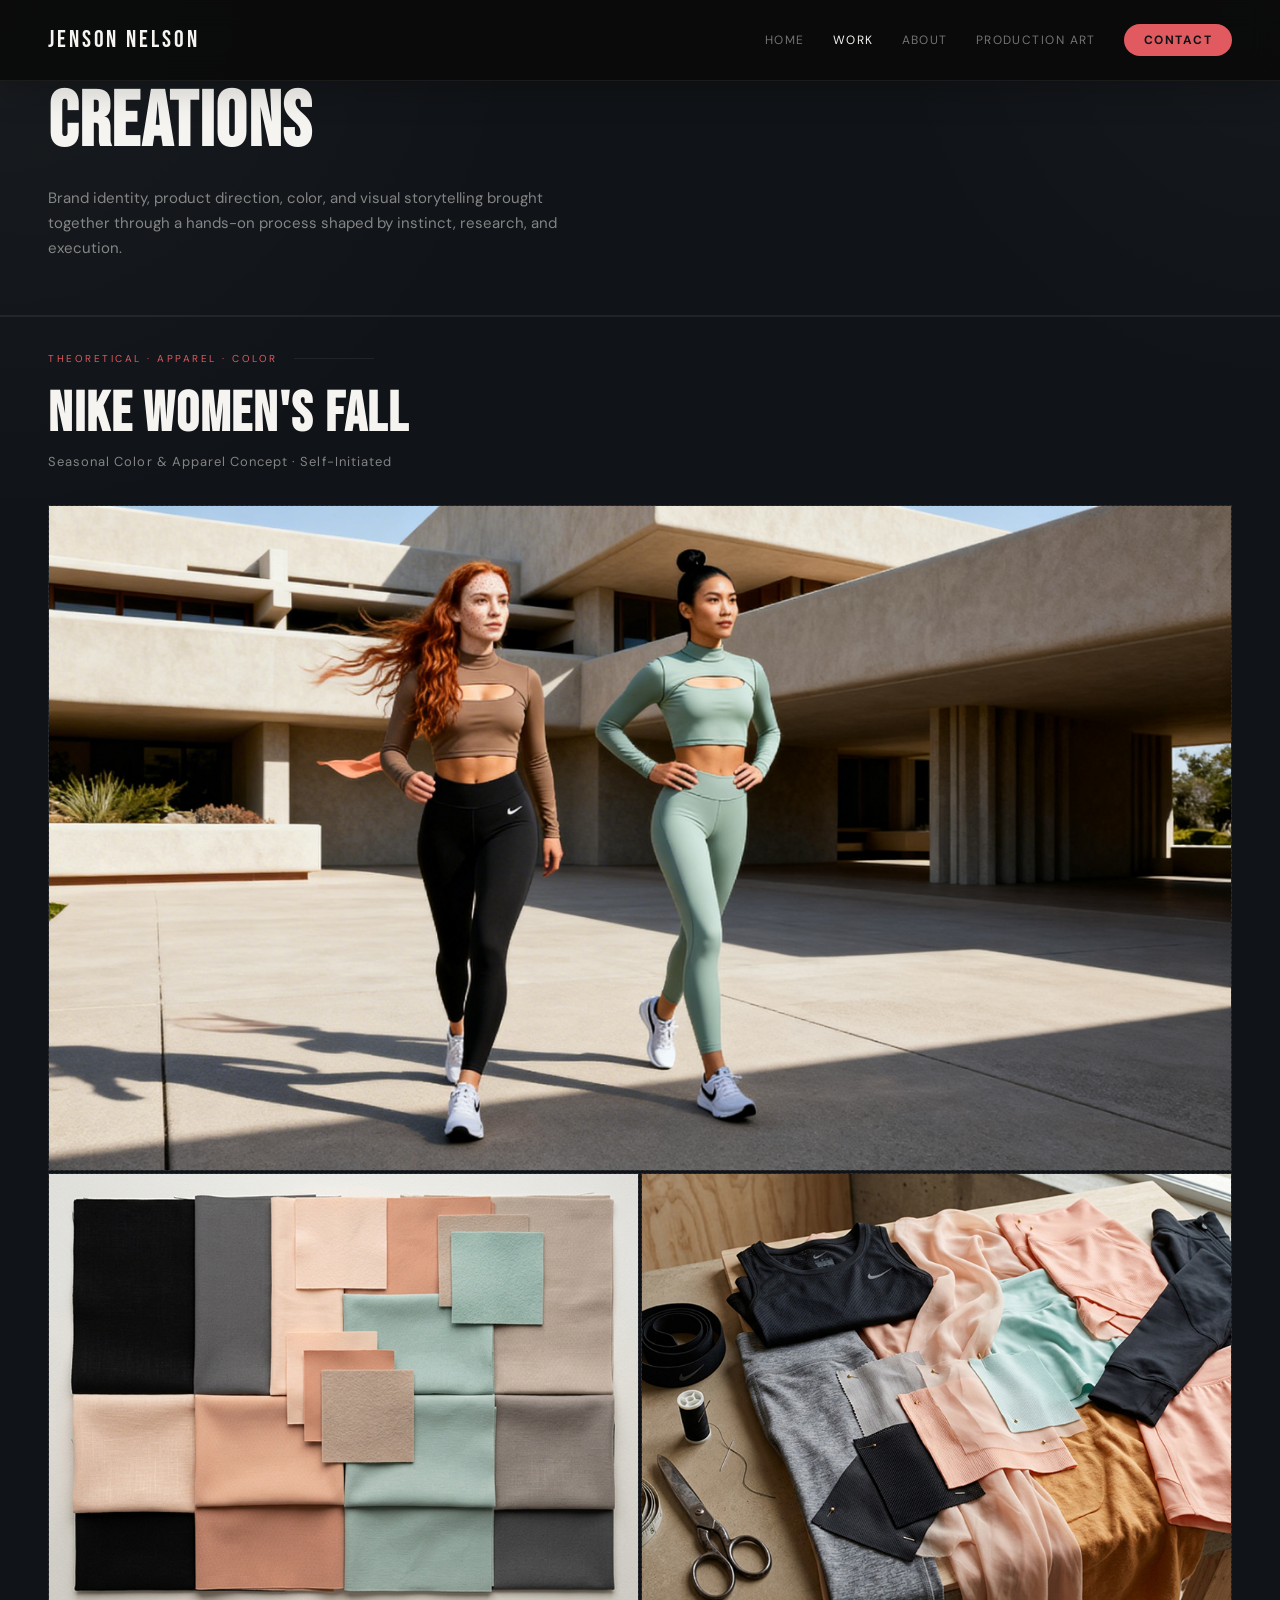
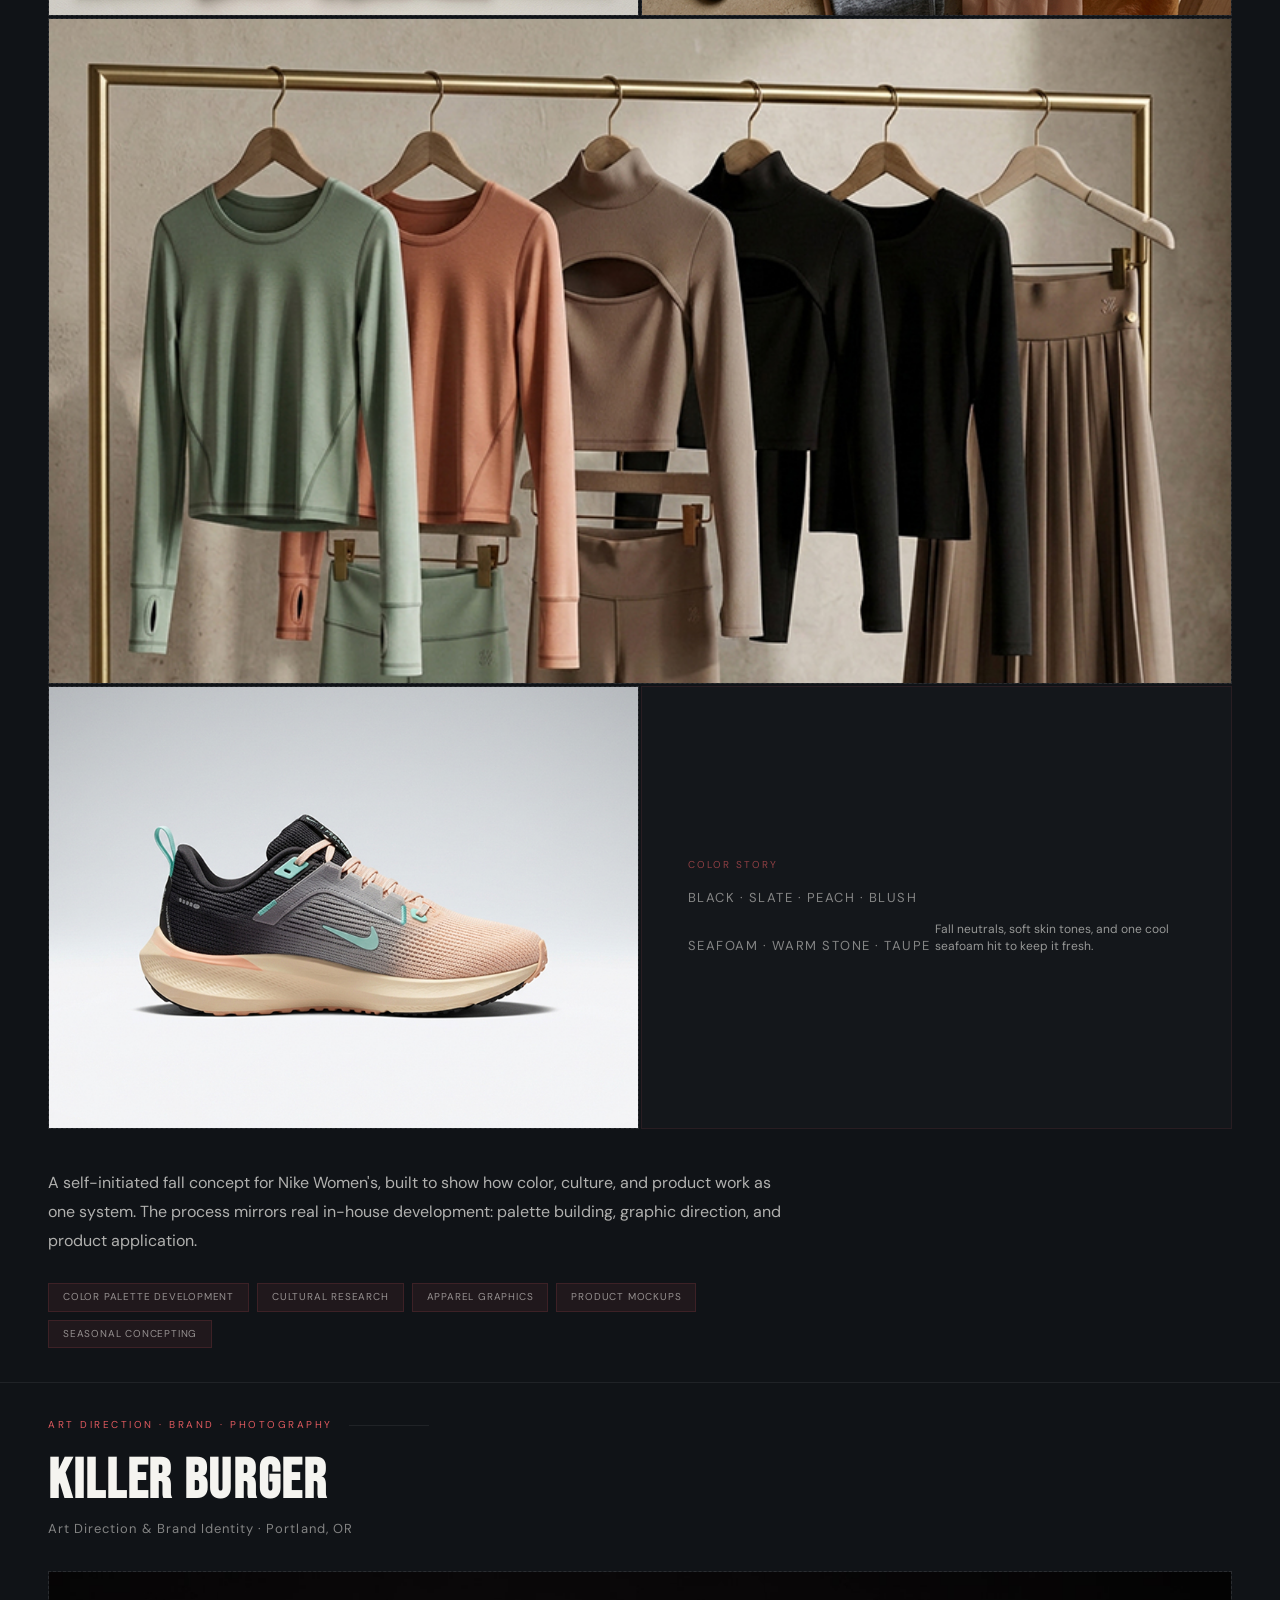
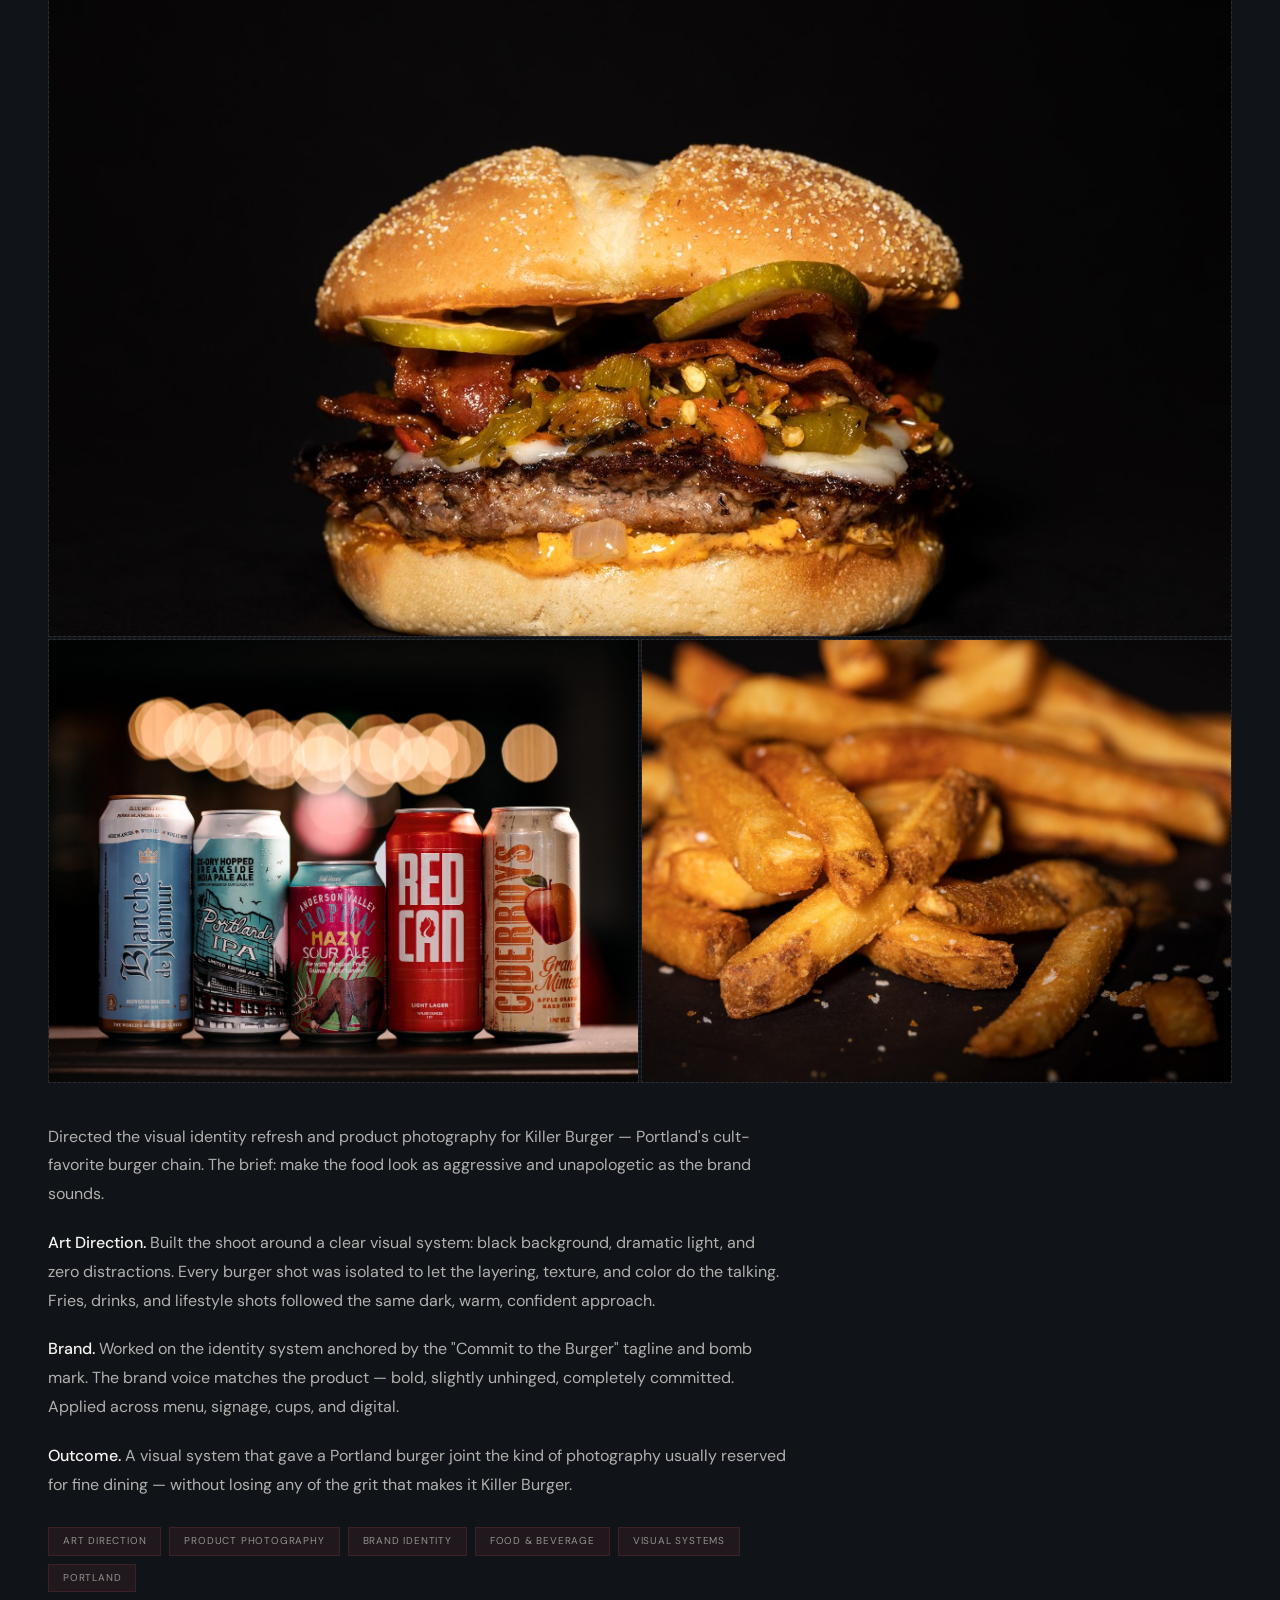
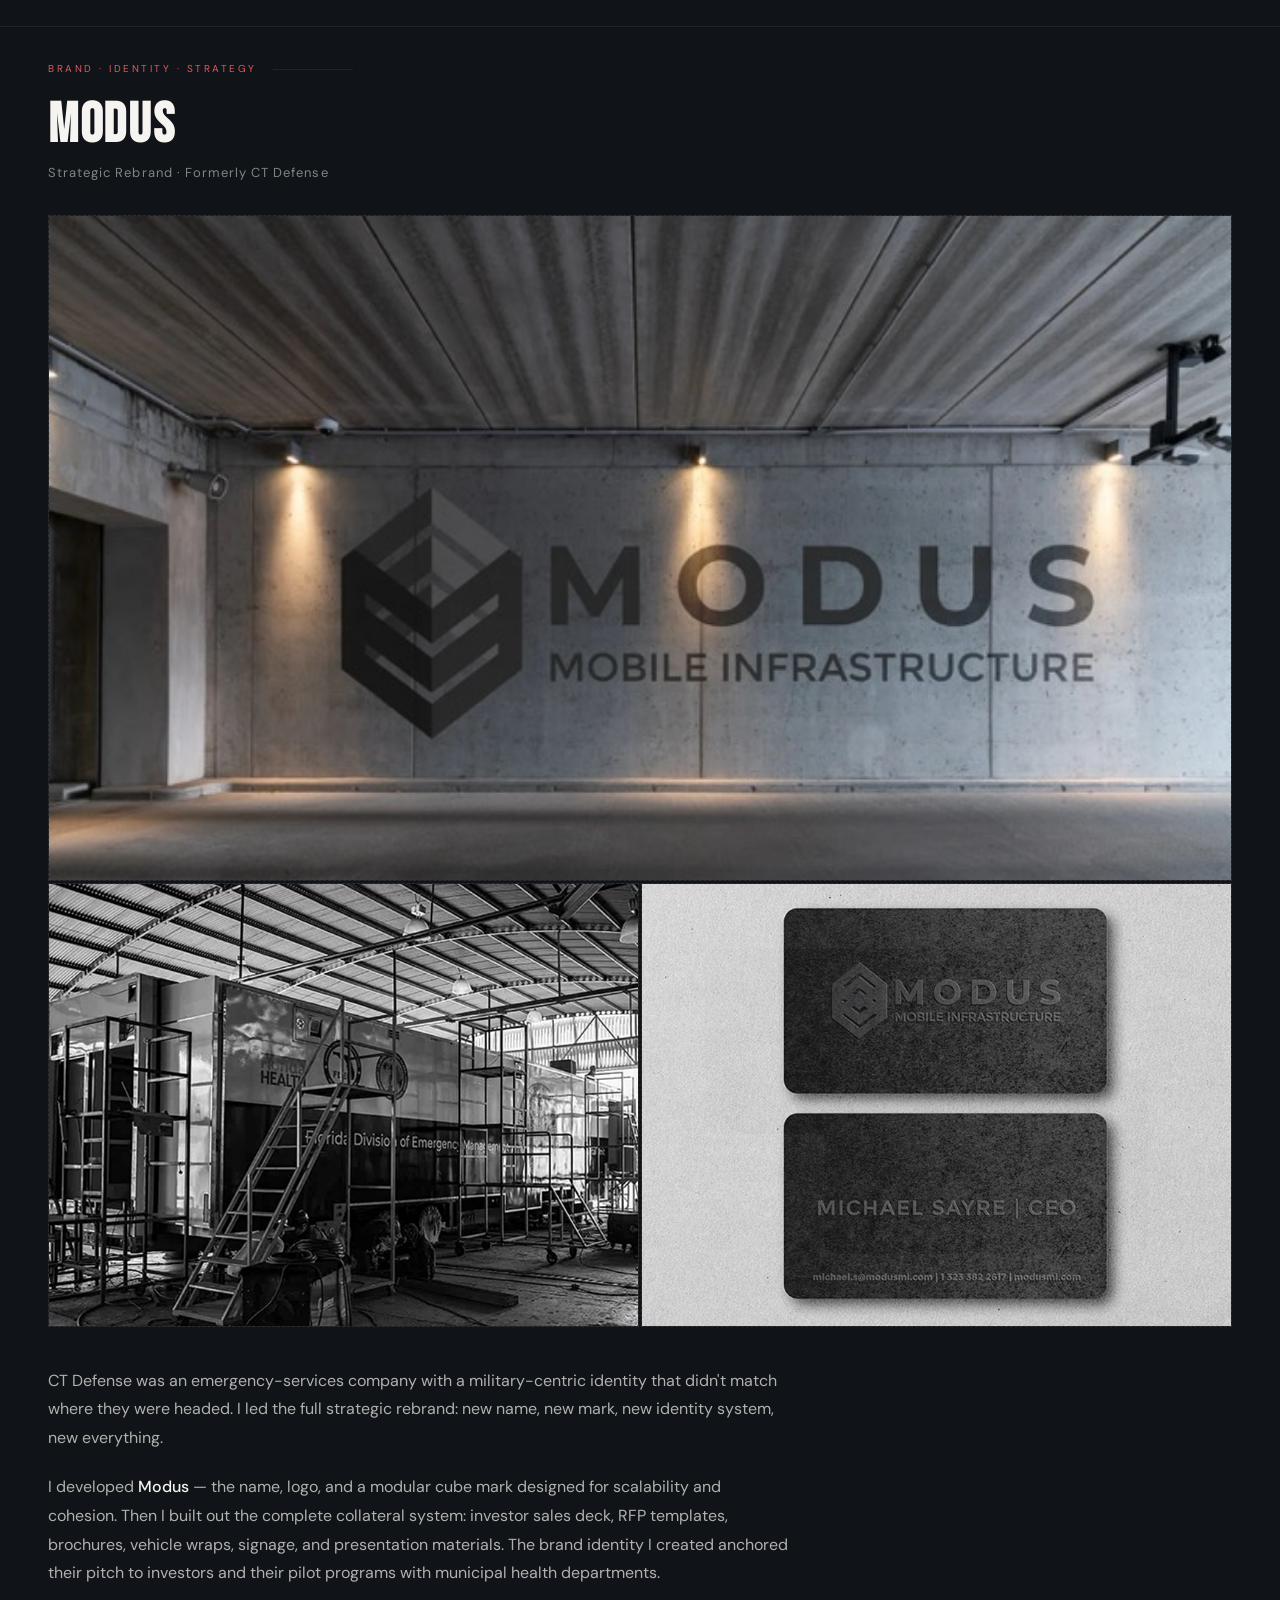
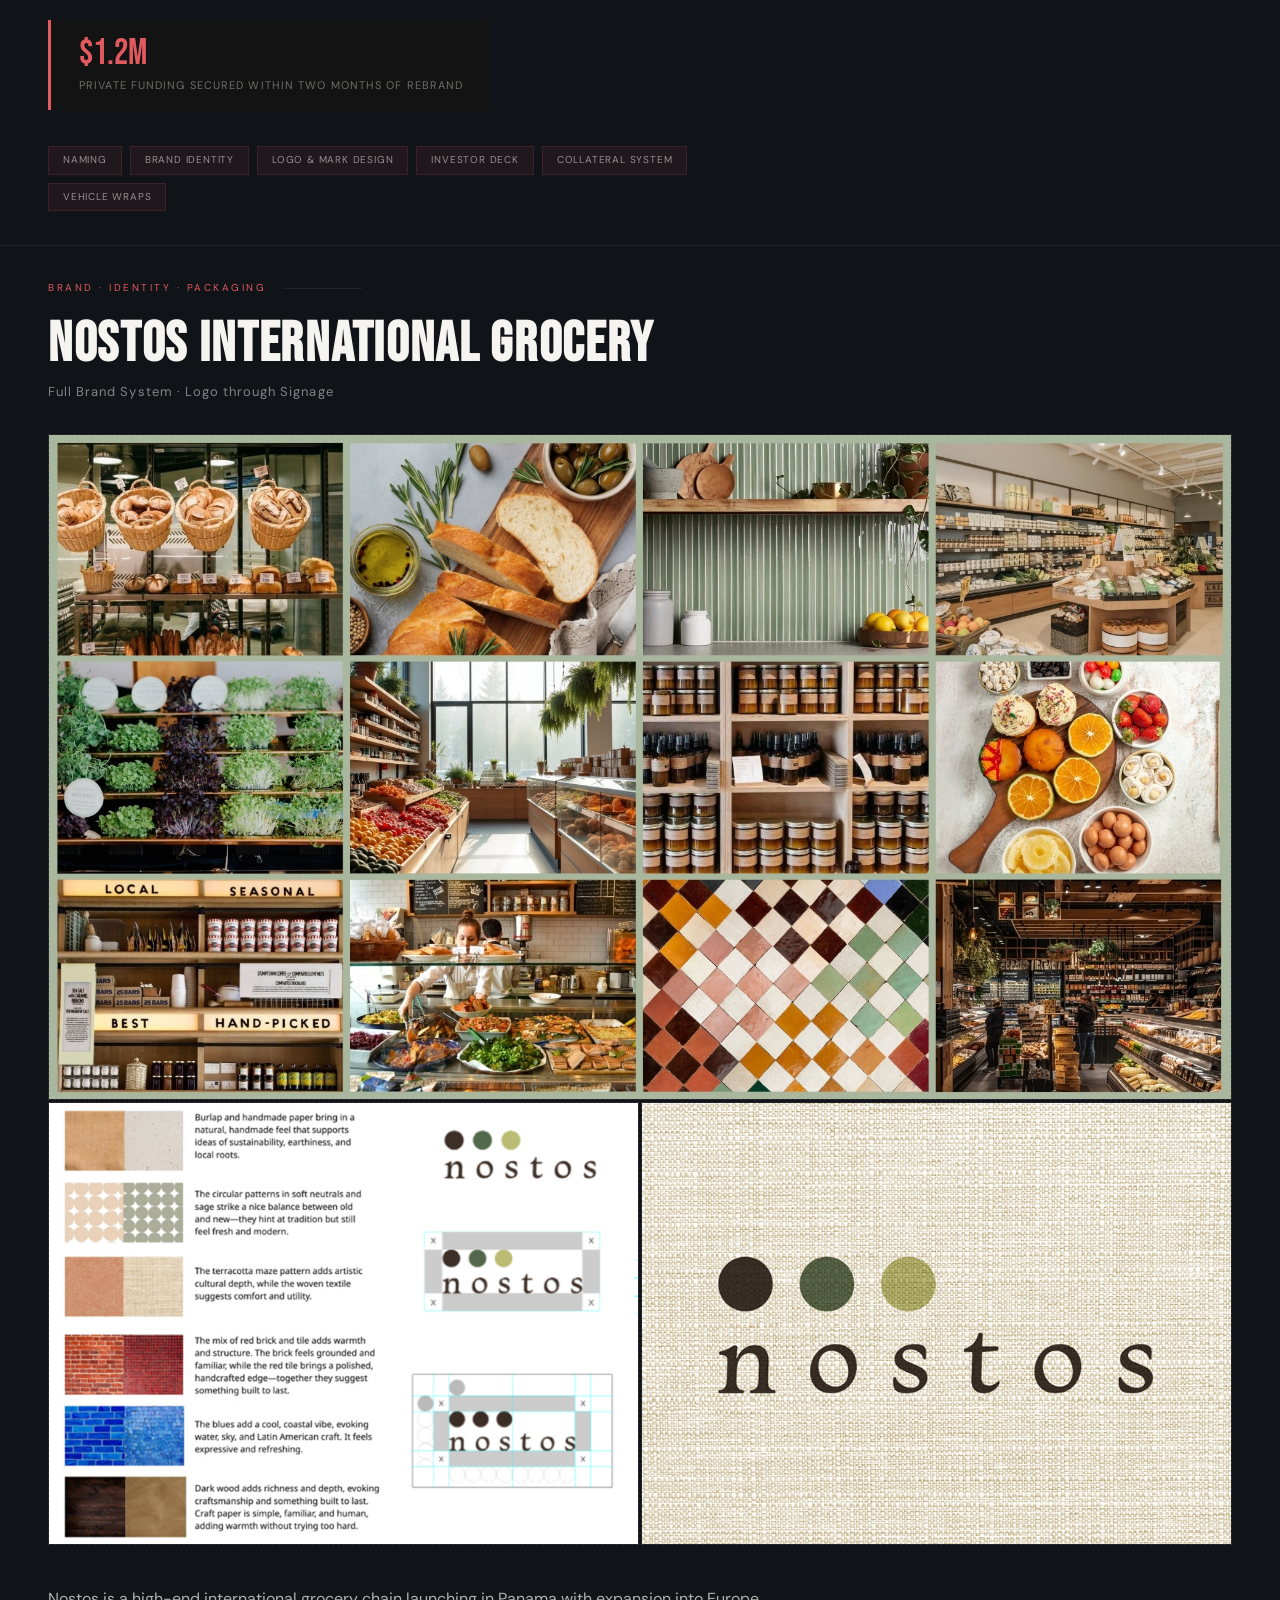
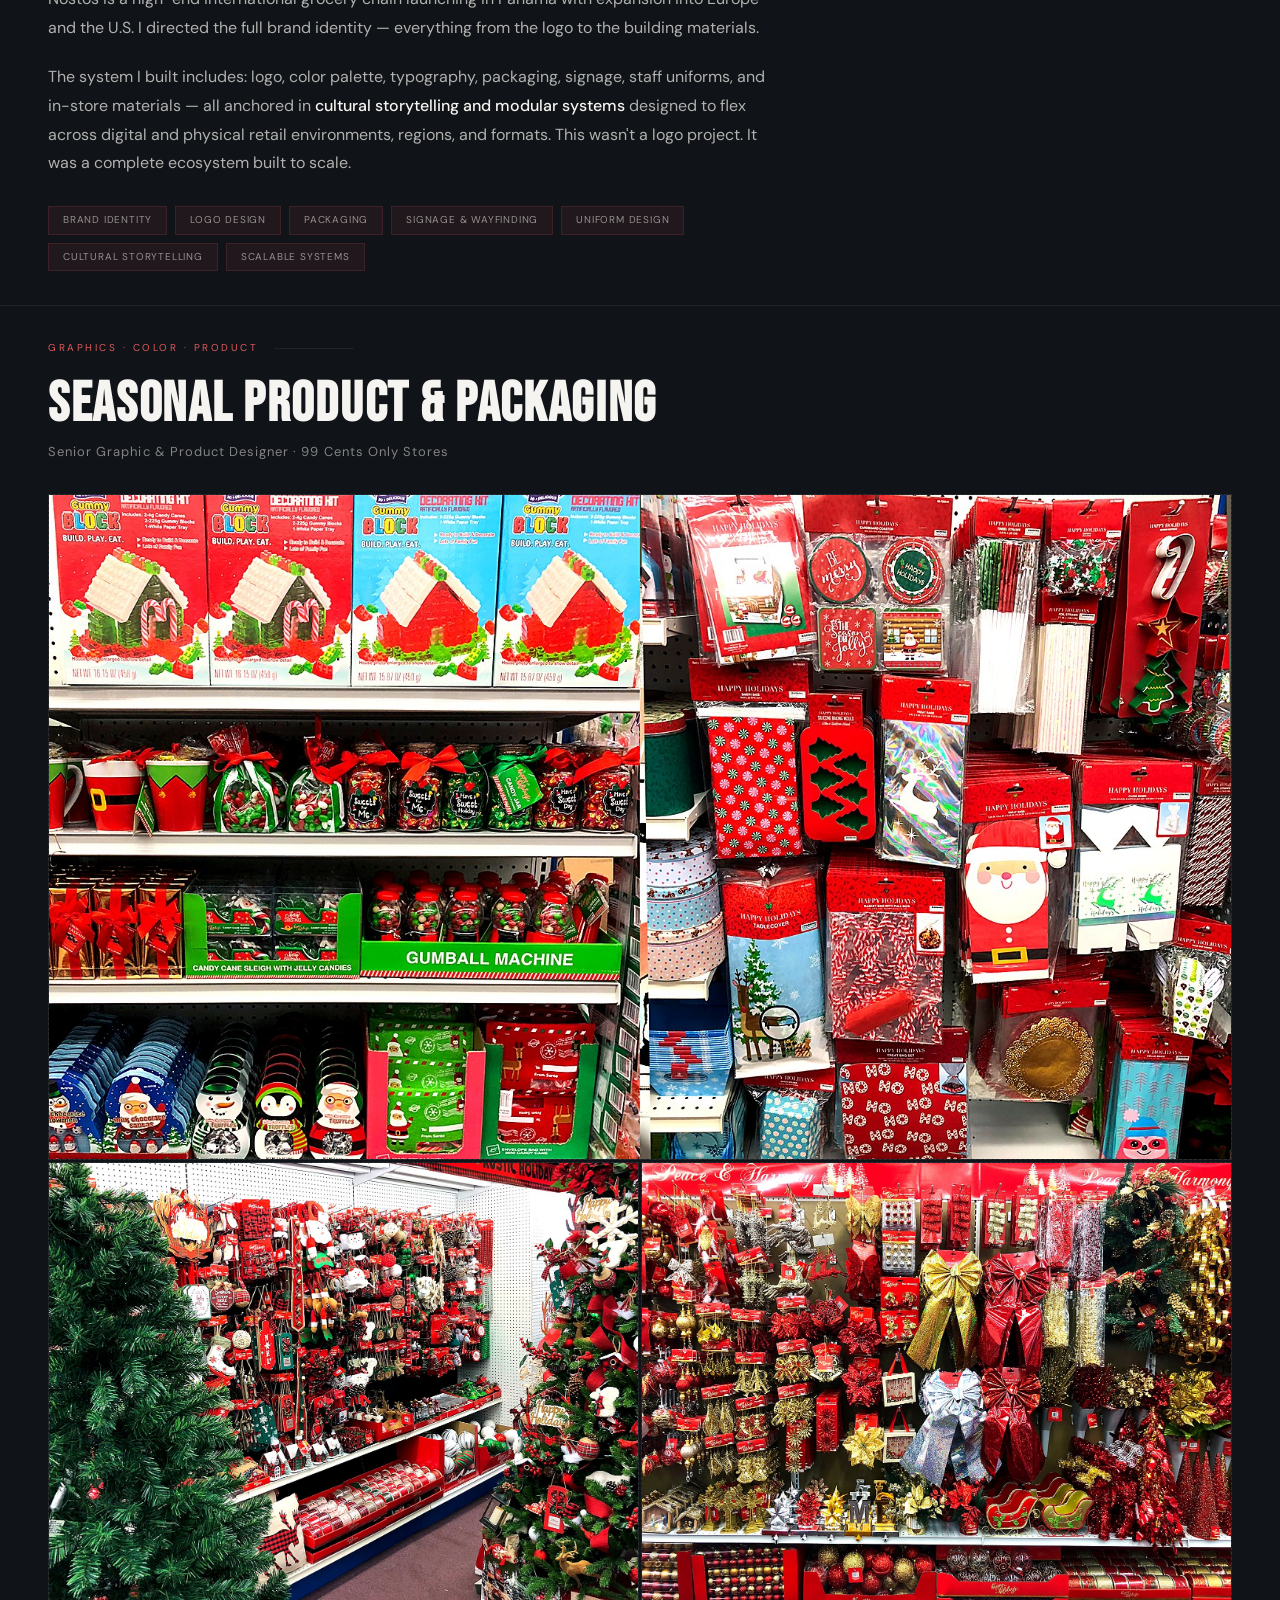
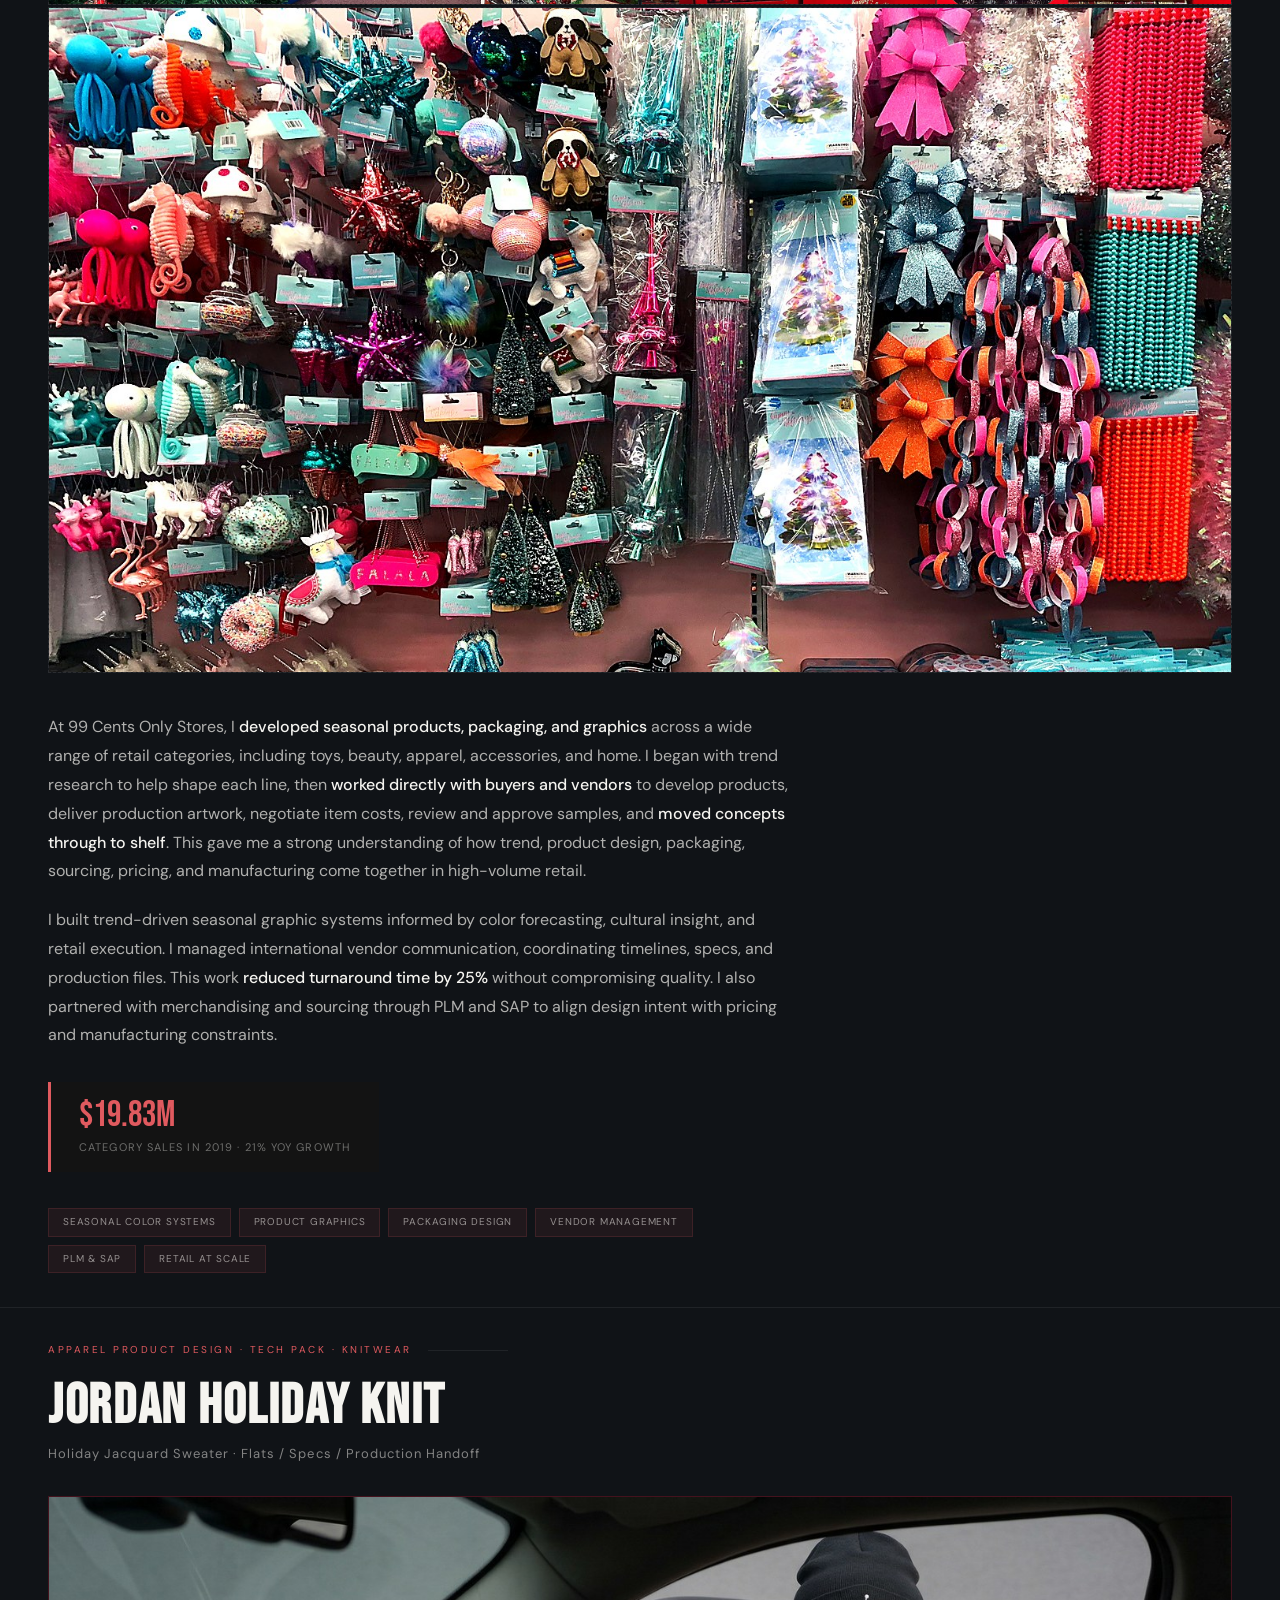
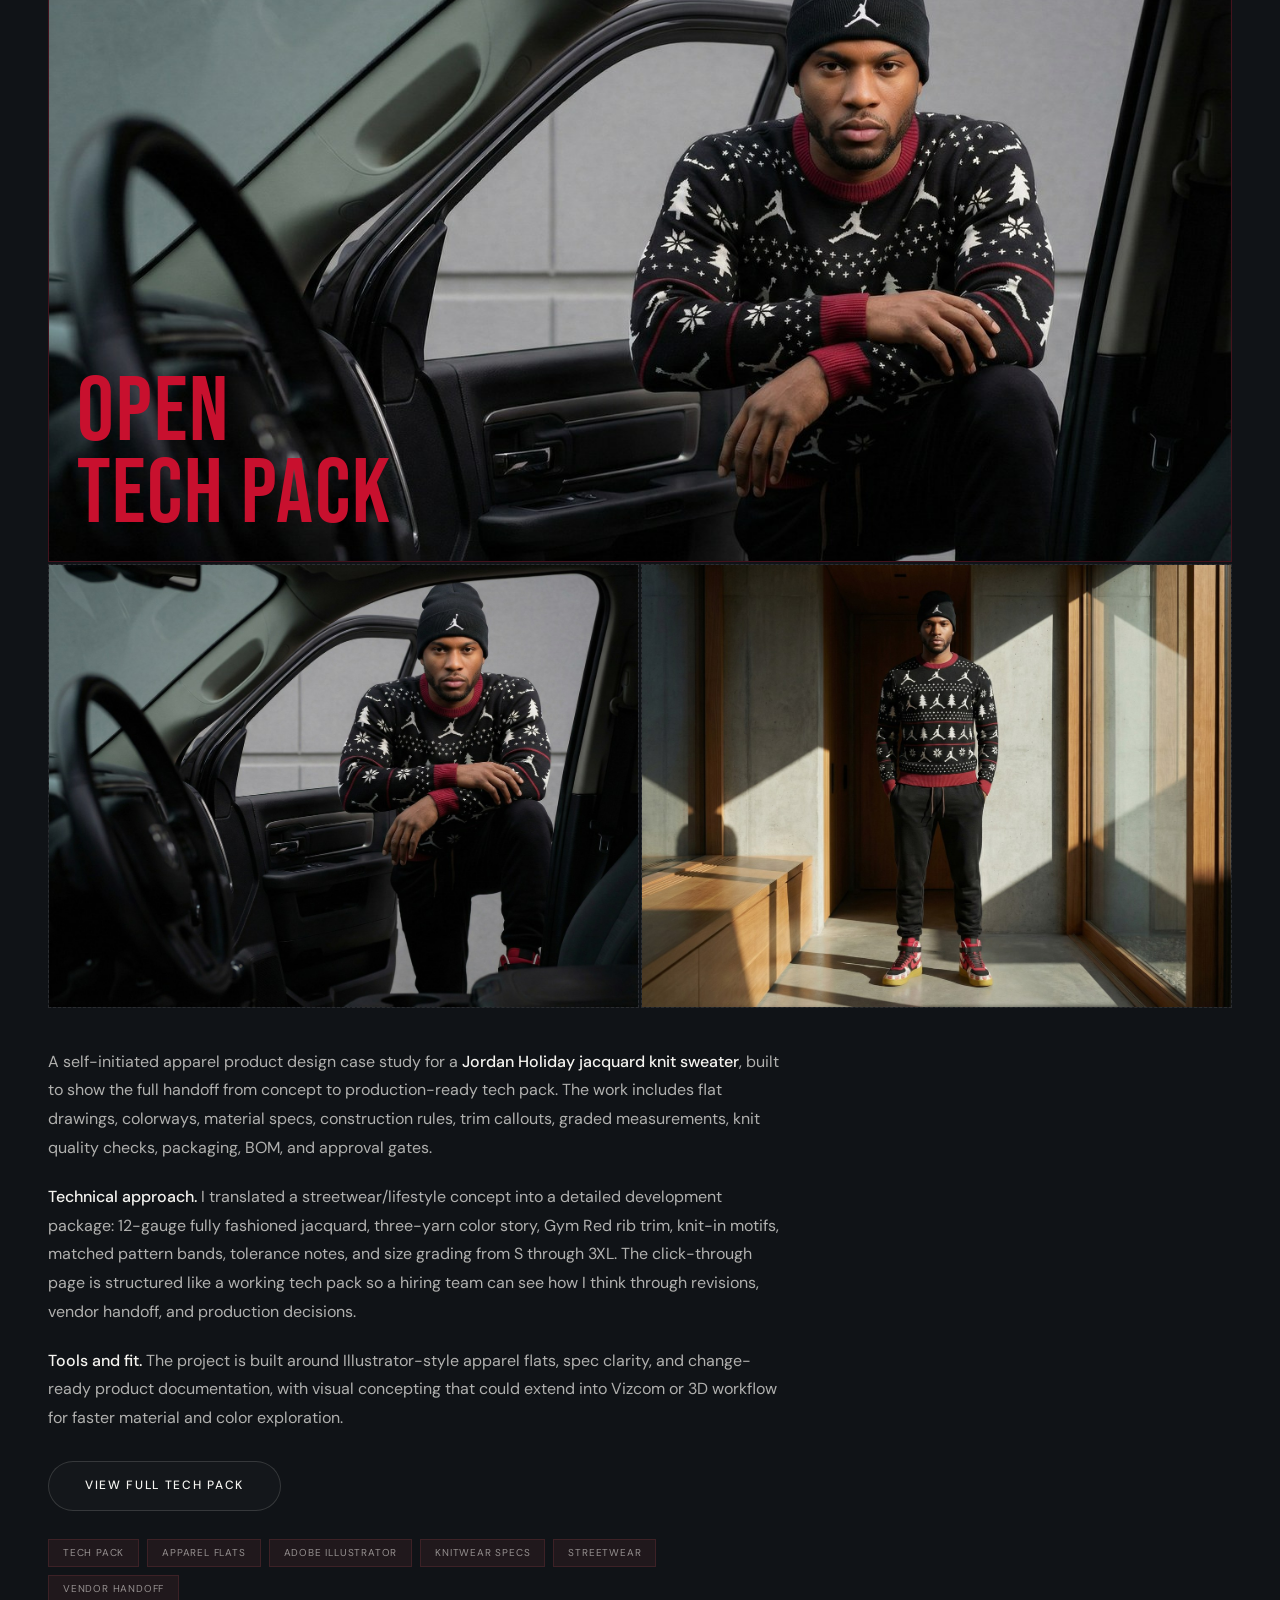
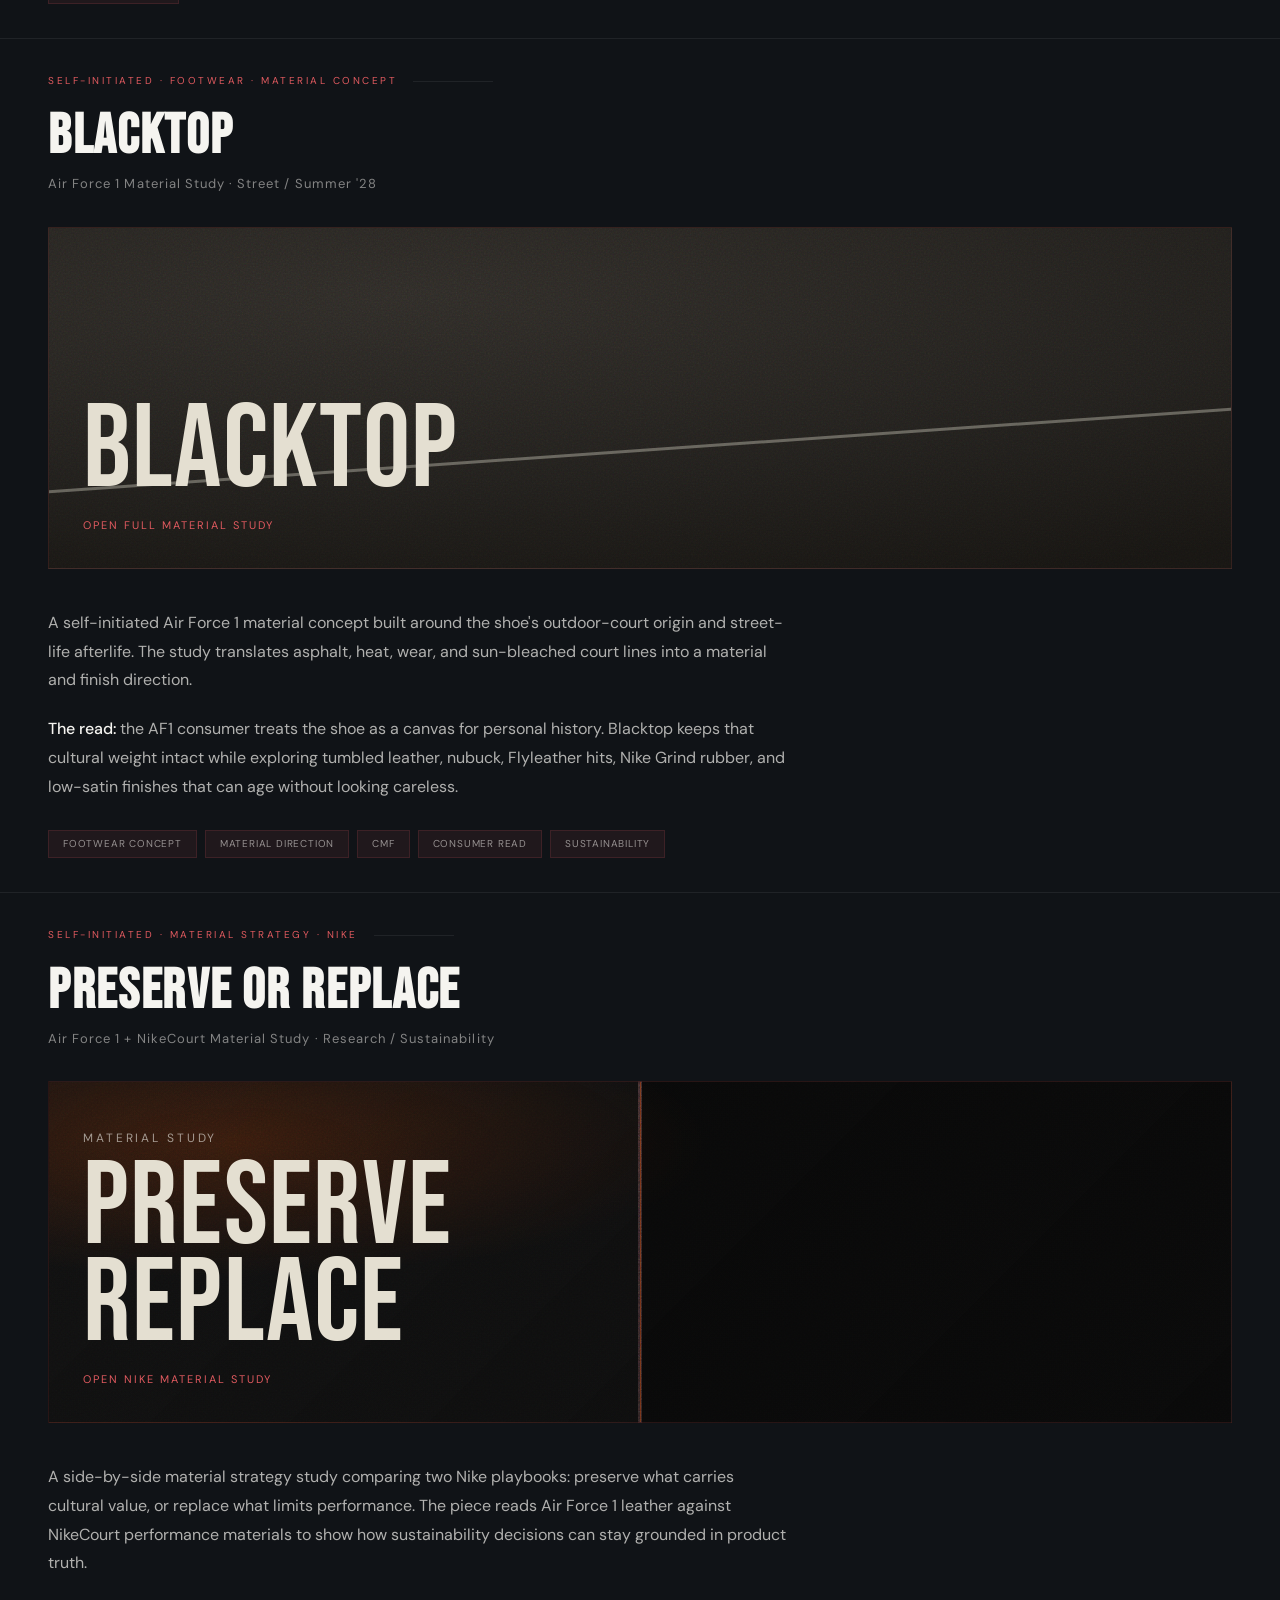
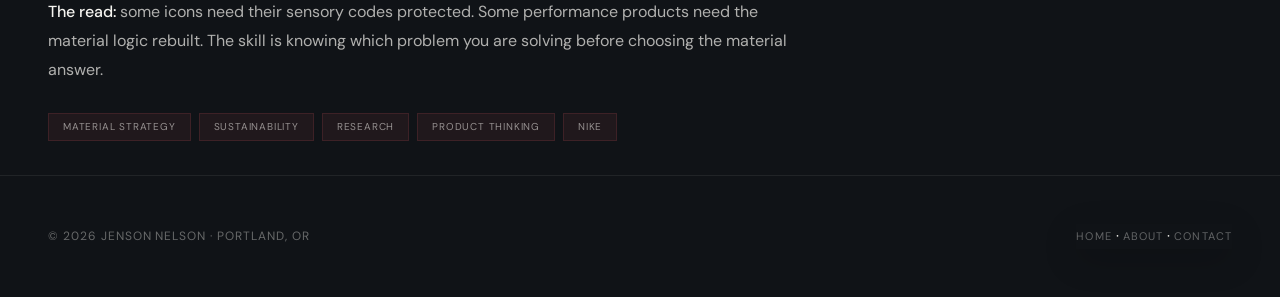
<file: work.html>
<!DOCTYPE html>
<html lang="en">
<head>
<meta charset="UTF-8">
<meta name="viewport" content="width=device-width, initial-scale=1.0">
<title>Work — Jenson Nelson</title>
<link rel="preconnect" href="https://fonts.googleapis.com">
<link rel="preconnect" href="https://fonts.gstatic.com" crossorigin>
<link href="https://fonts.googleapis.com/css2?family=Bebas+Neue&family=DM+Sans:ital,wght@0,300;0,400;0,500;0,700;1,300;1,400&display=swap" rel="stylesheet">
<link rel="stylesheet" href="style.css">
<link rel="icon" type="image/png" sizes="32x32" href="favicon-32.png">
<link rel="icon" type="image/png" sizes="16x16" href="favicon-16.png">
<link rel="apple-touch-icon" sizes="180x180" href="apple-touch-icon.png">
<style>
  .page-header {
    padding: 84px 48px 34px;
    border-bottom: 1px solid var(--rule);
  }
  .page-header h1 {
    font-family: var(--serif);
    font-size: clamp(34px, 6vw, 80px);
    line-height: 1.02;
    letter-spacing: 0.02em;
    margin-bottom: 24px;
  }
  .page-header h1 span { color: var(--white); }
  .page-header p {
    color: rgba(245,244,240,0.5);
    max-width: 560px;
  }

  /* Case study blocks */
  .case-study {
    padding: 34px 48px;
    border-top: 1px solid var(--rule);
  }
  .case-study:first-of-type { border-top: none; }
  .cs-eyebrow {
    font-size: 10px;
    letter-spacing: 0.25em;
    text-transform: uppercase;
    color: var(--orange);
    margin-bottom: 20px;
    display: flex;
    align-items: center;
    gap: 16px;
  }
  .cs-eyebrow::after {
    content: '';
    flex: 1;
    height: 1px;
    background: var(--rule);
    max-width: 80px;
  }
  .cs-title {
    font-family: var(--serif);
    font-size: clamp(32px, 4.5vw, 56px);
    line-height: 1;
    letter-spacing: 0.03em;
    margin-bottom: 8px;
  }
  .cs-role {
    font-size: 13px;
    color: rgba(245,244,240,0.5);
    letter-spacing: 0.08em;
    margin-bottom: 32px;
  }
  .cs-images {
    display: grid;
    grid-template-columns: 1fr 1fr;
    gap: 2px;
    margin-bottom: 40px;
  }
  .cs-img {
    aspect-ratio: 4 / 3;
    background: rgba(255,255,255,0.03);
    border: 1px dashed rgba(255,255,255,0.08);
    display: flex;
    align-items: center;
    justify-content: center;
    color: rgba(245,244,240,0.12);
    font-size: 10px;
    letter-spacing: 0.15em;
    text-transform: uppercase;
    overflow: hidden;
  }
  .cs-img.full { grid-column: 1 / -1; aspect-ratio: 16 / 9; }
  .cs-img img { width: 100%; height: 100%; object-fit: cover; object-position: center top; display: block; }
  .color-note {
    display: inline-block;
    max-width: 250px;
    margin-top: 12px;
    color: rgba(245,244,240,0.58);
    font-size: 12px;
    letter-spacing: 0;
    line-height: 1.45;
    text-transform: none;
  }
  .cs-body { max-width: 740px; }
  .cs-body p {
    font-size: 16px;
    line-height: 1.8;
    color: rgba(245,244,240,0.7);
    margin-bottom: 20px;
    max-width: 100%;
  }
  .cs-body strong { color: var(--white); }
  .cs-metric {
    display: inline-block;
    background: var(--mid);
    border-left: 3px solid var(--orange);
    padding: 16px 28px;
    margin-top: 12px;
    margin-bottom: 8px;
  }
  .cs-metric .num {
    font-family: var(--serif);
    font-size: 36px;
    color: var(--orange);
    line-height: 1;
  }
  .cs-metric .label {
    font-size: 11px;
    letter-spacing: 0.1em;
    text-transform: uppercase;
    color: rgba(245,244,240,0.4);
    margin-top: 4px;
  }
  .cs-tags {
    display: flex;
    flex-wrap: wrap;
    gap: 8px;
    margin-top: 28px;
  }
  .cs-tag {
    background: rgba(224,90,95,0.08);
    border: 1px solid rgba(224,90,95,0.15);
    padding: 5px 14px;
    font-size: 10px;
    letter-spacing: 0.08em;
    color: rgba(245,244,240,0.55);
    text-transform: uppercase;
  }
  .concept-preview {
    display: block;
    min-height: 340px;
    background:
      radial-gradient(120% 90% at 30% 20%, #2e2b27, #211f1c 60%, #171512 100%);
    border: 1px solid rgba(224,90,95,0.14);
    position: relative;
    overflow: hidden;
    text-decoration: none;
    color: inherit;
  }
  .concept-preview.full { grid-column: 1 / -1; }
  .concept-preview::before {
    content: '';
    position: absolute;
    inset: 0;
    opacity: 0.45;
    mix-blend-mode: overlay;
    background-image: url("data:image/svg+xml,%3Csvg xmlns='http://www.w3.org/2000/svg' width='220' height='220'%3E%3Cfilter id='n'%3E%3CfeTurbulence type='fractalNoise' baseFrequency='0.62' numOctaves='4' stitchTiles='stitch'/%3E%3C/filter%3E%3Crect width='100%25' height='100%25' filter='url(%23n)'/%3E%3C/svg%3E");
  }
  .concept-preview::after {
    content: '';
    position: absolute;
    left: -8%;
    right: -8%;
    bottom: 34%;
    border-top: 3px solid rgba(228,223,209,0.36);
    transform: rotate(-4deg);
  }
  .concept-preview-content {
    position: relative;
    z-index: 1;
    min-height: 340px;
    display: flex;
    flex-direction: column;
    justify-content: flex-end;
    padding: 34px;
  }
  .concept-preview-title {
    font-family: var(--serif);
    font-size: clamp(58px, 12vw, 118px);
    line-height: 0.82;
    letter-spacing: 0.01em;
    text-transform: uppercase;
    color: #e4dfd1;
  }
  .concept-preview-meta {
    margin-top: 16px;
    font-size: 11px;
    letter-spacing: 0.18em;
    text-transform: uppercase;
    color: var(--orange);
  }
  .material-preview {
    background:
      linear-gradient(135deg, rgba(10,10,10,0.08), rgba(10,10,10,0.72)),
      radial-gradient(90% 90% at 16% 18%, rgba(250,84,0,0.2), transparent 44%),
      linear-gradient(90deg, #111 0 49.8%, rgba(224,90,95,0.2) 49.8% 50.2%, #080808 50.2% 100%);
  }
  .material-preview::after {
    left: 50%;
    right: auto;
    top: 0;
    bottom: 0;
    border-top: 0;
    border-left: 1px solid rgba(250,84,0,0.35);
    transform: none;
  }
  .material-preview-kicker {
    font-size: 12px;
    letter-spacing: 0.24em;
    text-transform: uppercase;
    color: rgba(245,244,240,0.58);
    margin-bottom: 12px;
  }

  @media (max-width: 600px) {
    .page-header { padding: 136px 24px 28px; }
    .case-study { padding: 25px 24px; }
    .cs-images { grid-template-columns: 1fr; gap: 2px; }
    .cs-images .cs-img { grid-column: 1 / -1 !important; aspect-ratio: 4 / 3; }
    .cs-images .cs-img.full { aspect-ratio: 16 / 9; }
    .cs-title { font-size: 34px; }
  }
</style>
</head>
<body>

<nav>
  <a href="index.html" class="nav-name">JENSON NELSON</a>
  <ul class="nav-links">
    <li><a href="index.html">Home</a></li>
    <li><a href="work.html" class="active">Work</a></li>
    <li><a href="about.html">About</a></li>
    <li><a href="nike-production-art.html">Production Art</a></li>
    <li><a href="contact.html" class="nav-cta">Contact</a></li>
  </ul>
</nav>

<div class="page-header">
  <h1 class="anim-1"><span>CREATIONS</span></h1>
  <p class="anim-2">Brand identity, product direction, color, and visual storytelling brought together through a hands-on process shaped by instinct, research, and execution.</p>
</div>

<!-- ============================== -->
<!-- CASE STUDY: NIKE WOMEN'S FALL  -->
<!-- ============================== -->
<div class="case-study reveal" id="nike-womens">
  <div class="cs-eyebrow">Theoretical · Apparel · Color</div>
  <h2 class="cs-title">NIKE WOMEN'S FALL</h2>
  <div class="cs-role">Seasonal Color & Apparel Concept · Self-Initiated</div>

  <div class="cs-images">
    <div class="cs-img full"><img src="work-nike-1.jpg" alt="Nike Women's Fall campaign"></div>
    <div class="cs-img"><img src="work-nike-4.jpg" alt="Color and fabric swatch board"></div>
    <div class="cs-img"><img src="work-nike-2.jpg" alt="Materials and process"></div>
    <div class="cs-img full"><img src="work-nike-3.jpg" alt="Full collection on rack"></div>
    <div class="cs-img" style="grid-column: 1 / 2;"><img src="work-nike-5.jpg" alt="Footwear colorway application"></div>
    <div class="cs-img" style="grid-column: 2 / 3; display: flex; align-items: center; justify-content: center; background: rgba(255,255,255,0.02); border: 1px solid rgba(224,90,95,0.1); padding: 32px;">
      <div style="text-align: left;">
        <div style="font-size: 10px; letter-spacing: 0.2em; text-transform: uppercase; color: rgba(224,90,95,0.6); margin-bottom: 12px;">Color Story</div>
        <div style="font-size: 13px; color: rgba(245,244,240,0.5); line-height: 1.8;">
          Black · Slate · Peach · Blush<br>
          Seafoam · Warm Stone · Taupe
          <span class="color-note">Fall neutrals, soft skin tones, and one cool seafoam hit to keep it fresh.</span>
        </div>
      </div>
    </div>
  </div>

  <div class="cs-body">
    <p>A self-initiated fall concept for Nike Women's, built to show how color, culture, and product work as one system. The process mirrors real in-house development: palette building, graphic direction, and product application.</p>

    <div class="cs-tags">
      <span class="cs-tag">Color Palette Development</span>
      <span class="cs-tag">Cultural Research</span>
      <span class="cs-tag">Apparel Graphics</span>
      <span class="cs-tag">Product Mockups</span>
      <span class="cs-tag">Seasonal Concepting</span>
    </div>
  </div>
</div>

<!-- ============================== -->
<!-- CASE STUDY: KILLER BURGER       -->
<!-- ============================== -->
<div class="case-study reveal" id="killer-burger">
  <div class="cs-eyebrow">Art Direction · Brand · Photography</div>
  <h2 class="cs-title">KILLER BURGER</h2>
  <div class="cs-role">Art Direction & Brand Identity · Portland, OR</div>

  <div class="cs-images">
    <div class="cs-img full"><img src="work-kb-1.jpg" alt="Hero burger — layered, lit, black background"></div>
    <div class="cs-img"><img src="work-kb-5.jpg" alt="Craft beer lineup with bokeh"></div>
    <div class="cs-img"><img src="work-kb-4.jpg" alt="Lifestyle — burger, fries, full spread"></div>
  </div>

  <div class="cs-body">
    <p>Directed the visual identity refresh and product photography for Killer Burger — Portland's cult-favorite burger chain. The brief: make the food look as aggressive and unapologetic as the brand sounds.</p>
    <p><strong>Art Direction.</strong> Built the shoot around a clear visual system: black background, dramatic light, and zero distractions. Every burger shot was isolated to let the layering, texture, and color do the talking. Fries, drinks, and lifestyle shots followed the same dark, warm, confident approach.</p>
    <p><strong>Brand.</strong> Worked on the identity system anchored by the "Commit to the Burger" tagline and bomb mark. The brand voice matches the product — bold, slightly unhinged, completely committed. Applied across menu, signage, cups, and digital.</p>
    <p><strong>Outcome.</strong> A visual system that gave a Portland burger joint the kind of photography usually reserved for fine dining — without losing any of the grit that makes it Killer Burger.</p>

    <div class="cs-tags">
      <span class="cs-tag">Art Direction</span>
      <span class="cs-tag">Product Photography</span>
      <span class="cs-tag">Brand Identity</span>
      <span class="cs-tag">Food & Beverage</span>
      <span class="cs-tag">Visual Systems</span>
      <span class="cs-tag">Portland</span>
    </div>
  </div>
</div>

<!-- ============================== -->
<!-- CASE STUDY: MODUS REBRAND      -->
<!-- ============================== -->
<div class="case-study reveal" id="modus">
  <div class="cs-eyebrow">Brand · Identity · Strategy</div>
  <h2 class="cs-title">MODUS</h2>
  <div class="cs-role">Strategic Rebrand · Formerly CT Defense</div>

  <div class="cs-images">
    <div class="cs-img full"><img src="work-modus-1.jpg" alt="Modus rebrand"></div>
    <div class="cs-img"><img src="work-modus-2.jpg" alt="Modus business card — embossed cube mark on dark stock"></div>
    <div class="cs-img"><img src="work-modus-3.jpg" alt="Modus mobile infrastructure unit — Florida Division of Emergency Management"></div>
  </div>

  <div class="cs-body">
    <p>CT Defense was an emergency-services company with a military-centric identity that didn't match where they were headed. I led the full strategic rebrand: new name, new mark, new identity system, new everything.</p>
    <p>I developed <strong>Modus</strong> — the name, logo, and a modular cube mark designed for scalability and cohesion. Then I built out the complete collateral system: investor sales deck, RFP templates, brochures, vehicle wraps, signage, and presentation materials. The brand identity I created anchored their pitch to investors and their pilot programs with municipal health departments.</p>

    <div class="cs-metric">
      <div class="num">$1.2M</div>
      <div class="label">Private funding secured within two months of rebrand</div>
    </div>

    <div class="cs-tags">
      <span class="cs-tag">Naming</span>
      <span class="cs-tag">Brand Identity</span>
      <span class="cs-tag">Logo & Mark Design</span>
      <span class="cs-tag">Investor Deck</span>
      <span class="cs-tag">Collateral System</span>
      <span class="cs-tag">Vehicle Wraps</span>
    </div>
  </div>
</div>

<!-- ============================== -->
<!-- CASE STUDY: NOSTOS              -->
<!-- ============================== -->
<div class="case-study reveal" id="nostos">
  <div class="cs-eyebrow">Brand · Identity · Packaging</div>
  <h2 class="cs-title">NOSTOS INTERNATIONAL GROCERY</h2>
  <div class="cs-role">Full Brand System · Logo through Signage</div>

  <div class="cs-images">
    <div class="cs-img full"><img src="work-nostos-1.jpg" alt="Nostos mood board — grocery interiors, produce, materials, tile"></div>
    <div class="cs-img"><img src="work-nostos-2.jpg" alt="Nostos logo on linen texture"></div>
    <div class="cs-img"><img src="work-nostos-4.jpg" alt="Nostos brand guide — material direction, logo construction, texture rationale"></div>
  </div>

  <div class="cs-body">
    <p>Nostos is a high-end international grocery chain launching in Panama with expansion into Europe and the U.S. I directed the full brand identity — everything from the logo to the building materials.</p>
    <p>The system I built includes: logo, color palette, typography, packaging, signage, staff uniforms, and in-store materials — all anchored in <strong>cultural storytelling and modular systems</strong> designed to flex across digital and physical retail environments, regions, and formats. This wasn't a logo project. It was a complete ecosystem built to scale.</p>

    <div class="cs-tags">
      <span class="cs-tag">Brand Identity</span>
      <span class="cs-tag">Logo Design</span>
      <span class="cs-tag">Packaging</span>
      <span class="cs-tag">Signage & Wayfinding</span>
      <span class="cs-tag">Uniform Design</span>
      <span class="cs-tag">Cultural Storytelling</span>
      <span class="cs-tag">Scalable Systems</span>
    </div>
  </div>
</div>

<!-- ============================== -->
<!-- CASE STUDY: SEASONAL / 99 CENTS -->
<!-- ============================== -->
<div class="case-study reveal" id="seasonal">
  <div class="cs-eyebrow">Graphics · Color · Product</div>
  <h2 class="cs-title">SEASONAL PRODUCT & PACKAGING</h2>
  <div class="cs-role">Senior Graphic & Product Designer · 99 Cents Only Stores</div>

  <div class="cs-images">
    <div class="cs-img full"><img src="work-seasonal-1.jpg" alt="Seasonal product design"></div>
    <div class="cs-img"><img src="work-seasonal-2.jpg" alt="Rustic Holiday — seasonal display, red and green product wall"></div>
    <div class="cs-img"><img src="work-seasonal-3.jpg" alt="Peace & Harmony — gold and red holiday collection"></div>
    <div class="cs-img full"><img src="work-seasonal-4.jpg" alt="Marshmallow Pop — pastel holiday collection, teal and pink"></div>
  </div>

  <div class="cs-body">
    <p>At 99 Cents Only Stores, I <strong>developed seasonal products, packaging, and graphics</strong> across a wide range of retail categories, including toys, beauty, apparel, accessories, and home. I began with trend research to help shape each line, then <strong>worked directly with buyers and vendors</strong> to develop products, deliver production artwork, negotiate item costs, review and approve samples, and <strong>moved concepts through to shelf</strong>. This gave me a strong understanding of how trend, product design, packaging, sourcing, pricing, and manufacturing come together in high-volume retail.</p><p>I built trend-driven seasonal graphic systems informed by color forecasting, cultural insight, and retail execution. I managed international vendor communication, coordinating timelines, specs, and production files. This work <strong>reduced turnaround time by 25%</strong> without compromising quality. I also partnered with merchandising and sourcing through PLM and SAP to align design intent with pricing and manufacturing constraints.</p>

    <div class="cs-metric">
      <div class="num">$19.83M</div>
      <div class="label">Category sales in 2019 · 21% YoY growth</div>
    </div>

    <div class="cs-tags">
      <span class="cs-tag">Seasonal Color Systems</span>
      <span class="cs-tag">Product Graphics</span>
      <span class="cs-tag">Packaging Design</span>
      <span class="cs-tag">Vendor Management</span>
      <span class="cs-tag">PLM & SAP</span>
      <span class="cs-tag">Retail at Scale</span>
    </div>
  </div>
</div>

<!-- ============================== -->
<!-- CASE STUDY: JORDAN KNIT TECH PACK -->
<!-- ============================== -->
<div class="case-study reveal" id="jordan-knit">
  <div class="cs-eyebrow">Apparel Product Design · Tech Pack · Knitwear</div>
  <h2 class="cs-title">JORDAN HOLIDAY KNIT</h2>
  <div class="cs-role">Holiday Jacquard Sweater · Flats / Specs / Production Handoff</div>

  <div class="cs-images">
    <a href="jordan-holiday-tech-pack.html" class="cs-img full" aria-label="Open Jordan Holiday knit tech pack" style="border:1px solid rgba(200,16,46,0.28); background:#101317; position:relative; text-decoration:none;">
      <img src="work-jordan-1.jpg" alt="Jordan Holiday knit lifestyle and product direction">
      <span style="position:absolute; left:28px; bottom:24px; font-family:var(--serif); font-size:clamp(36px,8vw,92px); line-height:.9; letter-spacing:.02em; color:#C8102E; text-transform:uppercase;">Open<br>Tech Pack</span>
    </a>
    <div class="cs-img"><img src="work-jordan-1.jpg" alt="Jordan Holiday knit lifestyle image on stairwell"></div>
    <div class="cs-img"><img src="work-jordan-2.jpg" alt="Jordan Holiday knit lifestyle image in city setting"></div>
  </div>

  <div class="cs-body">
    <p>A self-initiated apparel product design case study for a <strong>Jordan Holiday jacquard knit sweater</strong>, built to show the full handoff from concept to production-ready tech pack. The work includes flat drawings, colorways, material specs, construction rules, trim callouts, graded measurements, knit quality checks, packaging, BOM, and approval gates.</p>

    <p><strong>Technical approach.</strong> I translated a streetwear/lifestyle concept into a detailed development package: 12-gauge fully fashioned jacquard, three-yarn color story, Gym Red rib trim, knit-in motifs, matched pattern bands, tolerance notes, and size grading from S through 3XL. The click-through page is structured like a working tech pack so a hiring team can see how I think through revisions, vendor handoff, and production decisions.</p>

    <p><strong>Tools and fit.</strong> The project is built around Illustrator-style apparel flats, spec clarity, and change-ready product documentation, with visual concepting that could extend into Vizcom or 3D workflow for faster material and color exploration.</p>

    <a href="jordan-holiday-tech-pack.html" class="btn-secondary" style="margin-top:8px;">View Full Tech Pack</a>

    <div class="cs-tags">
      <span class="cs-tag">Tech Pack</span>
      <span class="cs-tag">Apparel Flats</span>
      <span class="cs-tag">Adobe Illustrator</span>
      <span class="cs-tag">Knitwear Specs</span>
      <span class="cs-tag">Streetwear</span>
      <span class="cs-tag">Vendor Handoff</span>
    </div>
  </div>
</div>

<!-- ============================== -->
<!-- CASE STUDY: AF1 BLACKTOP       -->
<!-- ============================== -->
<div class="case-study reveal" id="af1-blacktop">
  <div class="cs-eyebrow">Self-Initiated · Footwear · Material Concept</div>
  <h2 class="cs-title">BLACKTOP</h2>
  <div class="cs-role">Air Force 1 Material Study · Street / Summer '28</div>

  <div class="cs-images">
    <a href="af1-blacktop-concept.html" class="concept-preview full" aria-label="Open Blacktop Air Force 1 material concept">
      <div class="concept-preview-content">
        <div class="concept-preview-title">Blacktop</div>
        <div class="concept-preview-meta">Open Full Material Study</div>
      </div>
    </a>
  </div>

  <div class="cs-body">
    <p>A self-initiated Air Force 1 material concept built around the shoe's outdoor-court origin and street-life afterlife. The study translates asphalt, heat, wear, and sun-bleached court lines into a material and finish direction.</p>
    <p><strong>The read:</strong> the AF1 consumer treats the shoe as a canvas for personal history. Blacktop keeps that cultural weight intact while exploring tumbled leather, nubuck, Flyleather hits, Nike Grind rubber, and low-satin finishes that can age without looking careless.</p>

    <div class="cs-tags">
      <span class="cs-tag">Footwear Concept</span>
      <span class="cs-tag">Material Direction</span>
      <span class="cs-tag">CMF</span>
      <span class="cs-tag">Consumer Read</span>
      <span class="cs-tag">Sustainability</span>
    </div>
  </div>
</div>

<!-- ============================== -->
<!-- CASE STUDY: NIKE MATERIAL STUDY -->
<!-- ============================== -->
<div class="case-study reveal" id="material-study-nike">
  <div class="cs-eyebrow">Self-Initiated · Material Strategy · Nike</div>
  <h2 class="cs-title">PRESERVE OR REPLACE</h2>
  <div class="cs-role">Air Force 1 + NikeCourt Material Study · Research / Sustainability</div>

  <div class="cs-images">
    <a href="material-study-nike.html" class="concept-preview material-preview full" aria-label="Open Preserve or Replace Nike material study">
      <div class="concept-preview-content">
        <div class="material-preview-kicker">Material Study</div>
        <div class="concept-preview-title">Preserve<br>Replace</div>
        <div class="concept-preview-meta">Open Nike Material Study</div>
      </div>
    </a>
  </div>

  <div class="cs-body">
    <p>A side-by-side material strategy study comparing two Nike playbooks: preserve what carries cultural value, or replace what limits performance. The piece reads Air Force 1 leather against NikeCourt performance materials to show how sustainability decisions can stay grounded in product truth.</p>
    <p><strong>The read:</strong> some icons need their sensory codes protected. Some performance products need the material logic rebuilt. The skill is knowing which problem you are solving before choosing the material answer.</p>

    <div class="cs-tags">
      <span class="cs-tag">Material Strategy</span>
      <span class="cs-tag">Sustainability</span>
      <span class="cs-tag">Research</span>
      <span class="cs-tag">Product Thinking</span>
      <span class="cs-tag">Nike</span>
    </div>
  </div>
</div>

<footer>
  <p>&copy; 2026 JENSON NELSON · PORTLAND, OR</p>
  <nav>
    <a href="index.html">Home</a> &nbsp;&middot;&nbsp;
    <a href="about.html">About</a> &nbsp;&middot;&nbsp;
<a href="contact.html">Contact</a>  </nav>
</footer>

<script>
  const reveals = document.querySelectorAll('.reveal');
  const observer = new IntersectionObserver((entries) => {
    entries.forEach(entry => {
      if (entry.isIntersecting) {
        entry.target.classList.add('visible');
        observer.unobserve(entry.target);
      }
    });
  }, { threshold: 0.08 });
  reveals.forEach(el => observer.observe(el));
</script>
</body>
</html>
</file>
<file: style.css>
@import url('https://fonts.googleapis.com/css2?family=Bebas+Neue&family=DM+Sans:ital,wght@0,300;0,400;0,500;0,700;1,300;1,400&display=swap');

*, *::before, *::after { box-sizing: border-box; margin: 0; padding: 0; }

:root {
  --black: #101317;
  --white: #f5f4f0;
  --orange: #E05A5F;
  --mid: #131313;
  --mid-2: #1a1a1a;
  --rule: rgba(255,255,255,0.07);
  --rule-strong: rgba(255,255,255,0.14);
  --text-soft: rgba(245,244,240,0.72);
  --text-muted: rgba(245,244,240,0.48);
  --shadow: 0 20px 60px rgba(0,0,0,0.28);
  --serif: 'Bebas Neue', sans-serif;
  --body: 'DM Sans', sans-serif;
  --page-width: 1400px;
}

html { scroll-behavior: smooth; }
body, html { min-height: 100%; }

body {
  background: var(--black);
  color: var(--white);
  font-family: var(--body);
  font-size: 15px;
  line-height: 1.65;
  -webkit-font-smoothing: antialiased;
  background-image:
    radial-gradient(circle at top left, rgba(255,255,255,0.035), transparent 34%),
    radial-gradient(circle at top right, rgba(255,255,255,0.025), transparent 26%);
  background-attachment: fixed;
}

a { color: var(--orange); text-decoration: none; transition: opacity 0.2s, color 0.2s, transform 0.2s; }
a:hover { opacity: 0.82; }
img, video { display: block; max-width: 100%; }
::selection { background: rgba(224,90,95,0.92); color: var(--black); }

/* === NAV === */
nav {
  position: fixed;
  top: 0; left: 0; right: 0;
  z-index: 100;
  display: flex;
  justify-content: space-between;
  align-items: center;
  padding: 20px 48px;
  background: rgba(10,10,10,0.88);
  backdrop-filter: blur(14px);
  -webkit-backdrop-filter: blur(14px);
  border-bottom: 1px solid var(--rule);
  box-shadow: 0 10px 35px rgba(0,0,0,0.18);
}
.nav-name {
  font-family: var(--serif);
  font-size: 24px;
  letter-spacing: 0.12em;
  color: var(--white);
  text-decoration: none;
}
.nav-name:hover { opacity: 1; }
.nav-links { display: flex; gap: 28px; list-style: none; align-items: center; }
.nav-links a {
  color: rgba(245,244,240,0.45);
  font-size: 12px;
  letter-spacing: 0.12em;
  text-transform: uppercase;
  transition: color 0.2s;
  text-decoration: none;
}
.nav-links a:hover { color: var(--white); opacity: 1; }
.nav-links a.active { color: var(--white); }
.nav-cta {
  background: var(--orange) !important;
  color: var(--black) !important;
  padding: 8px 20px;
  font-weight: 700 !important;
  font-size: 11px;
  letter-spacing: 0.1em;
  text-transform: uppercase;
  border-radius: 999px;
}
.nav-cta:hover { background: #C94B50 !important; opacity: 1 !important; transform: translateY(-1px); }

/* === SHARED SECTION === */
section { padding: 76px 48px; border-top: 1px solid var(--rule); }

.section-label {
  font-size: 10px;
  letter-spacing: 0.25em;
  text-transform: uppercase;
  color: var(--orange);
  margin-bottom: 48px;
  display: flex;
  align-items: center;
  gap: 16px;
}
.section-label::after {
  content: '';
  flex: 1;
  height: 1px;
  background: var(--rule);
  max-width: 80px;
}

h2 {
  font-family: var(--serif);
  font-size: clamp(34px, 5vw, 60px);
  letter-spacing: 0.03em;
  line-height: 1;
  margin-bottom: 36px;
}

p { color: var(--text-soft); max-width: 700px; margin-bottom: 20px; }
strong { color: var(--white); font-weight: 500; }

/* === BUTTONS === */
.btn-primary {
  display: inline-block;
  background: var(--orange);
  color: var(--black);
  padding: 14px 36px;
  font-size: 12px;
  font-weight: 700;
  letter-spacing: 0.14em;
  text-transform: uppercase;
  text-decoration: none;
  border-radius: 999px;
  box-shadow: var(--shadow);
  transition: background 0.2s, transform 0.2s, box-shadow 0.2s;
}
.btn-primary:hover { background: #C94B50; opacity: 1; transform: translateY(-2px); box-shadow: 0 24px 70px rgba(0,0,0,0.3); }
.btn-secondary {
  display: inline-block;
  border: 1px solid rgba(245,244,240,0.15);
  color: var(--white);
  padding: 14px 36px;
  font-size: 12px;
  font-weight: 500;
  letter-spacing: 0.14em;
  text-transform: uppercase;
  text-decoration: none;
  border-radius: 999px;
  background: rgba(255,255,255,0.02);
  transition: border-color 0.2s, background 0.2s, transform 0.2s;
}
.btn-secondary:hover { border-color: rgba(245,244,240,0.4); background: rgba(255,255,255,0.05); opacity: 1; transform: translateY(-2px); }

/* === FOOTER === */
footer {
  padding: 48px;
  border-top: 1px solid var(--rule);
  display: flex;
  justify-content: space-between;
  align-items: center;
  gap: 16px;
}
footer p {
  font-size: 12px;
  color: rgba(245,244,240,0.38);
  margin: 0;
  max-width: 100%;
  text-transform: uppercase;
  letter-spacing: 0.08em;
}
footer nav { position: static; border: none; background: none; backdrop-filter: none; padding: 0; }
footer nav a {
  font-size: 11px;
  letter-spacing: 0.1em;
  text-transform: uppercase;
  color: rgba(245,244,240,0.36);
}
footer nav a:hover { color: var(--white); opacity: 1; }

/* === ANIMATIONS === */
@keyframes fadeUp {
  from { opacity: 0; transform: translateY(24px); }
  to { opacity: 1; transform: translateY(0); }
}
.anim-1 { animation: fadeUp 0.7s ease 0.2s both; }
.anim-2 { animation: fadeUp 0.7s ease 0.35s both; }
.anim-3 { animation: fadeUp 0.7s ease 0.5s both; }
.anim-4 { animation: fadeUp 0.7s ease 0.65s both; }

.reveal {
  opacity: 0;
  transform: translateY(20px);
  transition: opacity 0.6s ease, transform 0.6s ease;
}
.reveal.visible { opacity: 1; transform: translateY(0); }

/* === RESPONSIVE === */
@media (max-width: 900px) {
  nav {
    padding: 16px 24px;
    gap: 20px;
    align-items: flex-start;
  }
  .nav-links {
    gap: 14px;
    flex-wrap: wrap;
    justify-content: flex-end;
  }
}

@media (max-width: 600px) {
  nav {
    padding: 14px 20px;
    flex-direction: column;
    align-items: flex-start;
  }
  .nav-name { font-size: 22px; }
  .nav-links {
    width: 100%;
    gap: 10px 14px;
    justify-content: flex-start;
  }
  .nav-links a { font-size: 11px; }
  .nav-links .nav-hide { display: none; }
  .nav-cta { padding: 7px 16px; }
  section { padding: 50px 24px; }
  footer { padding: 32px 24px; flex-direction: column; gap: 16px; text-align: center; }
  footer nav {
    width: 100%;
    display: flex;
    justify-content: center;
    align-items: center;
    flex-wrap: wrap;
  }
}

@media (prefers-reduced-motion: reduce) {
  html { scroll-behavior: auto; }
  *, *::before, *::after {
    animation-duration: 0.01ms !important;
    animation-iteration-count: 1 !important;
    transition-duration: 0.01ms !important;
  }
}
</file>
<file: live-industries.css>
.live-industries-page {
  --graphite: #333333;
  --cool-gray: #a7a7a7;
  --alabaster: #e6e6e6;
  --ochre: #9a7b32;
  --oxide: #8a3324;
  --case-panel: rgba(255, 255, 255, 0.055);
  --case-panel-strong: rgba(255, 255, 255, 0.09);
  --case-line: rgba(255, 255, 255, 0.16);
  --case-muted: rgba(245, 245, 245, 0.7);
  --case-max: 1180px;
  background:
    radial-gradient(circle at 12% 16%, rgba(224,90,95, 0.16), transparent 30%),
    radial-gradient(circle at 78% 4%, rgba(154, 123, 50, 0.18), transparent 26%),
    linear-gradient(180deg, #101010 0%, var(--black) 42%, #111 100%);
  color: var(--white);
}

.live-industries-page img {
  display: block;
  max-width: 100%;
}

.live-industries-page a {
  color: inherit;
}

.live-industries-page main {
  overflow: hidden;
}

.live-industries-page section {
  border-top: 0;
}

.live-industries-page .hero,
.live-industries-page .case-section,
.live-industries-page .gallery-band,
.live-industries-page .outcome {
  width: min(var(--case-max), calc(100% - 40px));
  margin: 0 auto;
}

.live-industries-page .hero {
  position: relative;
  display: grid;
  grid-template-columns: minmax(0, 0.95fr) minmax(360px, 1.05fr);
  gap: clamp(28px, 6vw, 72px);
  align-items: center;
  min-height: 100vh;
  padding: 150px 0 clamp(68px, 9vw, 118px);
}

.live-industries-page .hero::after {
  content: "";
  position: absolute;
  right: min(-9vw, -40px);
  bottom: 10%;
  z-index: -1;
  width: min(38vw, 520px);
  aspect-ratio: 1;
  border: 1px solid rgba(255, 255, 255, 0.08);
  opacity: 0.7;
}

.live-industries-page .hero-copy {
  max-width: 640px;
}

.live-industries-page .back-link {
  display: inline-flex;
  align-items: center;
  margin-bottom: 28px;
  color: var(--text-muted);
  font-size: 0.78rem;
  font-weight: 700;
  letter-spacing: 0;
  text-decoration: none;
  text-transform: uppercase;
}

.live-industries-page .back-link:hover,
.live-industries-page .back-link:focus-visible {
  color: var(--orange);
}

.live-industries-page .project-logo {
  width: min(420px, 86vw);
  height: auto;
  margin-bottom: clamp(34px, 5vw, 58px);
  filter: invert(1) brightness(1.85);
  opacity: 0.94;
}

.live-industries-page .eyebrow {
  margin: 0 0 18px;
  color: var(--orange);
  font-size: 0.76rem;
  font-weight: 800;
  letter-spacing: 0;
  text-transform: uppercase;
}

.live-industries-page h1,
.live-industries-page h2,
.live-industries-page h3,
.live-industries-page p {
  margin-top: 0;
}

.live-industries-page h1,
.live-industries-page h2,
.live-industries-page h3 {
  color: var(--white);
  font-family: var(--serif);
  font-weight: 400;
  letter-spacing: 0;
}

.live-industries-page h1 {
  max-width: 790px;
  margin-bottom: 24px;
  font-size: clamp(3.1rem, 7vw, 6.9rem);
  line-height: 0.9;
  text-transform: uppercase;
}

.live-industries-page h2 {
  margin-bottom: 18px;
  font-size: clamp(2rem, 4vw, 4.4rem);
  line-height: 0.98;
  text-transform: uppercase;
}

.live-industries-page h3 {
  margin-bottom: 12px;
  font-family: var(--body);
  font-size: 1rem;
  font-weight: 800;
  text-transform: uppercase;
}

.live-industries-page .lead {
  max-width: 580px;
  color: var(--case-muted);
  font-size: clamp(1.05rem, 1.6vw, 1.22rem);
}

.live-industries-page .hero-visual,
.live-industries-page .detail-pair figure {
  margin: 0;
}

.live-industries-page .hero-visual img,
.live-industries-page .detail-pair img,
.live-industries-page .slide-frame {
  border: 1px solid var(--case-line);
  background: rgba(0, 0, 0, 0.2);
  box-shadow: 0 30px 80px rgba(0, 0, 0, 0.38);
}

.live-industries-page .summary-band {
  display: grid;
  grid-template-columns: repeat(3, 1fr);
  width: 100%;
  max-width: none;
  margin: 0;
  padding: 0;
  border-block: 1px solid var(--case-line);
  background: rgba(255, 255, 255, 0.045);
  backdrop-filter: blur(18px);
}

.live-industries-page .summary-band div {
  min-height: 150px;
  padding: clamp(24px, 4vw, 44px);
  border-right: 1px solid var(--case-line);
}

.live-industries-page .summary-band div:last-child {
  border-right: 0;
}

.live-industries-page .summary-band span {
  display: block;
  margin-bottom: 18px;
  color: var(--orange);
  font-size: 0.72rem;
  font-weight: 800;
  text-transform: uppercase;
}

.live-industries-page .summary-band strong {
  display: block;
  max-width: 330px;
  color: var(--white);
  font-size: clamp(1rem, 2vw, 1.38rem);
  line-height: 1.28;
}

.live-industries-page .case-section {
  padding: clamp(70px, 10vw, 132px) 0;
}

.live-industries-page .intro-grid {
  display: grid;
  grid-template-columns: 0.85fr 1fr;
  gap: clamp(34px, 7vw, 90px);
}

.live-industries-page .text-stack {
  color: var(--case-muted);
  font-size: 1.02rem;
}

.live-industries-page .text-stack p {
  max-width: 670px;
}

.live-industries-page .section-heading {
  max-width: 820px;
  margin-bottom: clamp(30px, 6vw, 58px);
}

.live-industries-page .system-grid {
  display: grid;
  grid-template-columns: repeat(4, 1fr);
  border-top: 1px solid var(--case-line);
  border-left: 1px solid var(--case-line);
}

.live-industries-page .system-grid article {
  min-height: 290px;
  padding: 28px;
  border-right: 1px solid var(--case-line);
  border-bottom: 1px solid var(--case-line);
  background: var(--case-panel);
}

.live-industries-page .system-grid article:hover {
  background: var(--case-panel-strong);
}

.live-industries-page .system-grid span {
  display: block;
  margin-bottom: 70px;
  color: var(--orange);
  font-size: 0.78rem;
  font-weight: 900;
}

.live-industries-page .system-grid p,
.live-industries-page .detail-pair p,
.live-industries-page .outcome p {
  color: var(--case-muted);
}

.live-industries-page .gallery-band {
  padding: clamp(70px, 10vw, 132px) 0;
}

.live-industries-page .slideshow {
  display: grid;
  gap: 18px;
}

.live-industries-page .slide-frame {
  position: relative;
  display: grid;
  min-height: 320px;
  overflow: hidden;
  place-items: center;
}

.live-industries-page .slide-frame img {
  width: min(100%, 980px);
  height: auto;
}

.live-industries-page .slide-button {
  position: absolute;
  top: 50%;
  z-index: 5;
  display: grid;
  width: 48px;
  height: 48px;
  padding: 0;
  place-items: center;
  border: 1px solid rgba(255, 255, 255, 0.26);
  border-radius: 999px;
  background: rgba(10, 10, 10, 0.68);
  color: var(--white);
  cursor: pointer;
  transform: translateY(-50%);
}

.live-industries-page .slide-button:hover,
.live-industries-page .slide-button:focus-visible {
  border-color: var(--orange);
  background: var(--orange);
  color: var(--black);
}

.live-industries-page .slide-button span {
  font-size: 2rem;
  line-height: 1;
}

.live-industries-page .previous {
  left: 18px;
}

.live-industries-page .next {
  right: 18px;
}

.live-industries-page .slide-meta {
  display: grid;
  grid-template-columns: auto 1fr;
  gap: 20px;
  align-items: center;
}

.live-industries-page .slide-meta p {
  margin: 0;
  color: var(--mid);
  font-size: 0.78rem;
  font-weight: 800;
  text-transform: uppercase;
}

.live-industries-page .progress-track {
  height: 2px;
  background: rgba(255, 255, 255, 0.14);
}

.live-industries-page .progress-track span {
  display: block;
  width: 6.25%;
  height: 100%;
  background: var(--orange);
  transition: width 180ms ease;
}

.live-industries-page .thumbnail-strip {
  display: grid;
  grid-template-columns: repeat(8, 1fr);
  gap: 10px;
}

.live-industries-page .thumbnail {
  padding: 0;
  overflow: hidden;
  border: 2px solid transparent;
  background: transparent;
  cursor: pointer;
}

.live-industries-page .thumbnail img {
  width: 100%;
  aspect-ratio: 16 / 9;
  object-fit: cover;
  filter: grayscale(1);
  opacity: 0.58;
}

.live-industries-page .thumbnail:hover img,
.live-industries-page .thumbnail:focus-visible img,
.live-industries-page .thumbnail.is-active img {
  filter: grayscale(0);
  opacity: 1;
}

.live-industries-page .thumbnail.is-active {
  border-color: var(--orange);
}

.live-industries-page .detail-pair {
  display: grid;
  grid-template-columns: 1.1fr 0.9fr;
  gap: clamp(30px, 6vw, 76px);
  align-items: center;
}

.live-industries-page .detail-pair.reverse {
  grid-template-columns: 0.9fr 1.1fr;
}

.live-industries-page .detail-pair.reverse figure {
  order: 2;
}

.live-industries-page .detail-pair p {
  max-width: 520px;
  font-size: 1.02rem;
}

.live-industries-page .outcome {
  padding: clamp(82px, 11vw, 150px) 0 clamp(92px, 12vw, 170px);
  border-top: 1px solid var(--case-line);
}

.live-industries-page .outcome h2,
.live-industries-page .outcome p {
  max-width: 860px;
}

.live-industries-page .outcome p {
  font-size: clamp(1.12rem, 2vw, 1.35rem);
}

.live-industries-page footer nav {
  position: static;
  justify-content: center;
  padding: 0;
  background: transparent;
  border-bottom: 0;
}

@media (max-width: 900px) {
  .live-industries-page .hero,
  .live-industries-page .intro-grid,
  .live-industries-page .detail-pair,
  .live-industries-page .detail-pair.reverse {
    grid-template-columns: 1fr;
  }

  .live-industries-page .hero {
    min-height: auto;
  }

  .live-industries-page .summary-band,
  .live-industries-page .system-grid {
    grid-template-columns: 1fr;
  }

  .live-industries-page .summary-band div {
    min-height: 0;
    border-right: 0;
    border-bottom: 1px solid var(--case-line);
  }

  .live-industries-page .summary-band div:last-child {
    border-bottom: 0;
  }

  .live-industries-page .detail-pair.reverse figure {
    order: 0;
  }

  .live-industries-page .thumbnail-strip {
    grid-template-columns: repeat(4, 1fr);
  }
}

@media (max-width: 768px) {
  .live-industries-page .hero {
    padding-top: 124px;
  }

  .live-industries-page .project-logo {
    width: min(330px, 82vw);
  }
}

@media (max-width: 620px) {
  .live-industries-page .hero,
  .live-industries-page .case-section,
  .live-industries-page .gallery-band,
  .live-industries-page .outcome {
    width: min(100% - 28px, var(--case-max));
  }

  .live-industries-page h1 {
    font-size: 3rem;
  }

  .live-industries-page .slide-button {
    width: 40px;
    height: 40px;
  }

  .live-industries-page .thumbnail-strip {
    grid-template-columns: repeat(2, 1fr);
  }
}
</file>
